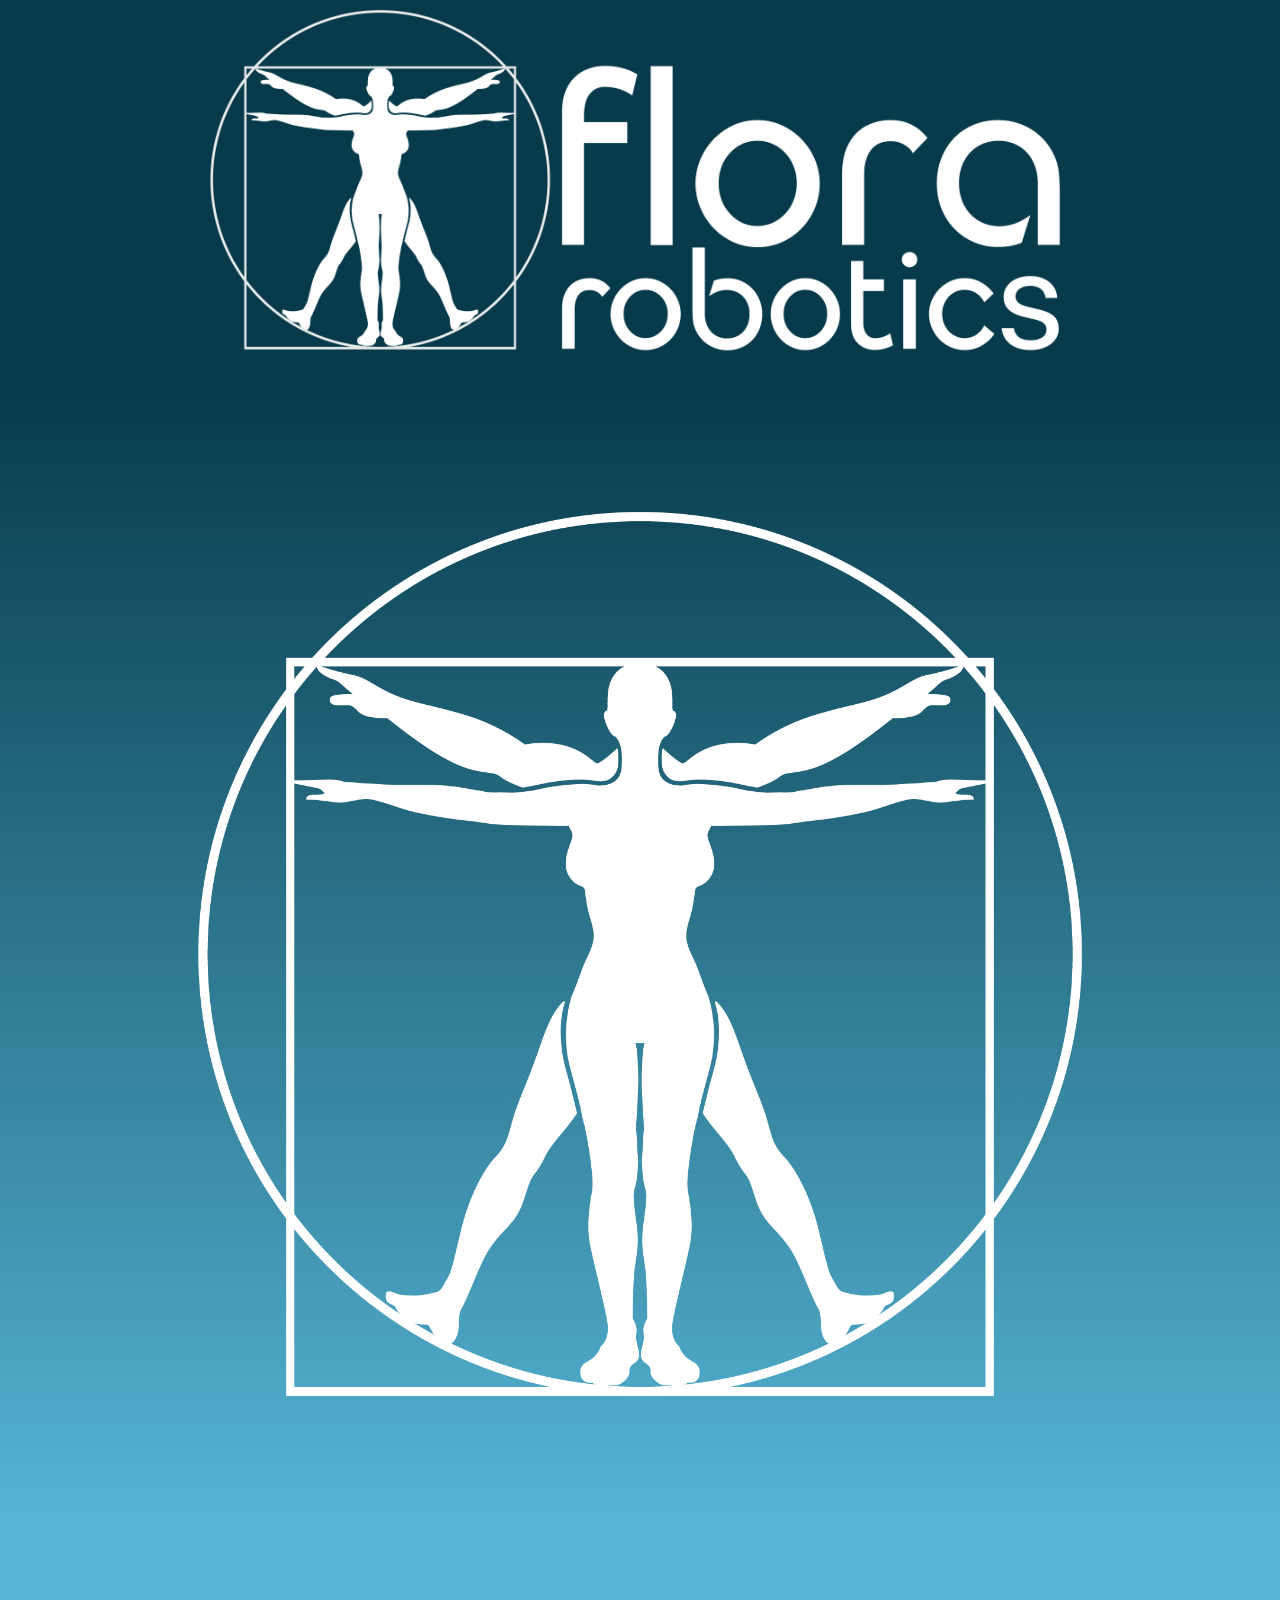
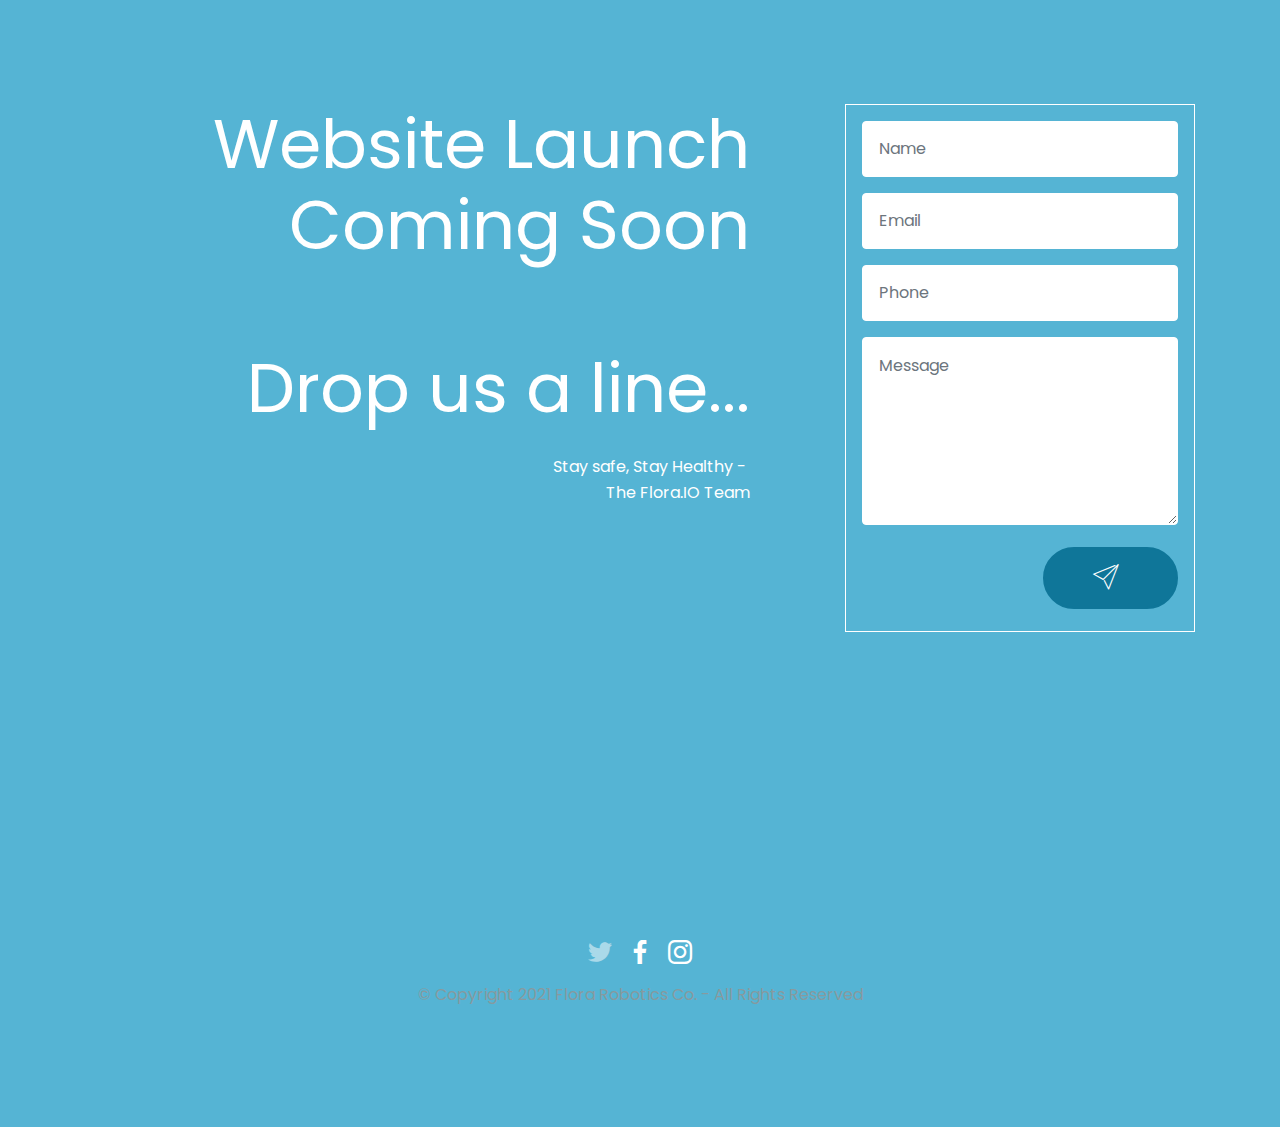
<file: index.html>
<!DOCTYPE html>
<html  >
<head>
  <!-- Site made with Mobirise Website Builder v4.9.7, https://mobirise.com -->
  <meta charset="UTF-8">
  <meta http-equiv="X-UA-Compatible" content="IE=edge">
  <meta name="generator" content="Mobirise v4.9.7, mobirise.com">
  <meta name="viewport" content="width=device-width, initial-scale=1, minimum-scale=1">
  <link rel="shortcut icon" href="assets/images/separately-logo-white-180x180px-3x-1.png" type="image/x-icon">
  <meta name="description" content="">
  
  <title>flora.io™</title>
  <link rel="stylesheet" href="assets/web/assets/mobirise-icons/mobirise-icons.css">
  <link rel="stylesheet" href="assets/tether/tether.min.css">
  <link rel="stylesheet" href="assets/bootstrap/css/bootstrap.min.css">
  <link rel="stylesheet" href="assets/bootstrap/css/bootstrap-grid.min.css">
  <link rel="stylesheet" href="assets/bootstrap/css/bootstrap-reboot.min.css">
  <link rel="stylesheet" href="assets/socicon/css/styles.css">
  <link rel="stylesheet" href="assets/theme/css/style.css">
  <link rel="stylesheet" href="assets/mobirise/css/mbr-additional.css" type="text/css">
  
  
  
</head>
<body>

<!-- Google Analytics -->
<!-- Global site tag (gtag.js) - Google Analytics -->
<script async src="https://www.googletagmanager.com/gtag/js?id=UA-174964727-1"></script>
<script>
  window.dataLayer = window.dataLayer || [];
  function gtag(){dataLayer.push(arguments);}
  gtag('js', new Date());

  gtag('config', 'UA-174964727-1');
</script>

<!-- /Google Analytics -->


  <section class="cid-ssyUNV2yI5" id="image3-l">

    

    <figure class="mbr-figure">
            <div class="image-block" style="width: 80%;">
                <img src="assets/images/main-logo-white.png" width="1400" alt="Mobirise" title="">
                <figcaption class="mbr-figure-caption mbr-figure-caption-over">
                    <div class="container pb-5 mbr-white align-center mbr-fonts-style display-1"><br><br><br><br><br><br><br><br><br><br><br><br></div>
                </figcaption>
            </div>
    </figure>
</section>

<section class="engine"><a href="https://mobirise.info/s">bootstrap themes</a></section><section class="cid-ssyWa62jgM" id="image3-p">

    

    <figure class="mbr-figure container">
            <div class="image-block" style="width: 80%;">
                <img src="assets/images/separately-logo-white-180x180px-3x.png" width="1400" alt="Mobirise" title="">
                <figcaption class="mbr-figure-caption mbr-figure-caption-over">
                    <div class="container pb-5 mbr-white align-center mbr-fonts-style display-1"><br><br><br><br><br><br><br><br><br><br><br><br><br></div>
                </figcaption>
            </div>
    </figure>
</section>

<section class="header15 cid-ssyVXGLK0i mbr-fullscreen" id="header15-n">

    

    

    <div class="container align-right">
        <div class="row">
            <div class="mbr-white col-lg-8 col-md-7 content-container">
                <h1 class="mbr-section-title mbr-bold pb-3 mbr-fonts-style display-1"><span style="font-weight: normal;">Website Launch Coming Soon</span><br><span style="font-weight: normal;"><br>Drop us a line...</span><br></h1>
                <p class="mbr-text pb-3 mbr-fonts-style display-7">Stay safe, Stay Healthy -&nbsp;<br>The Flora.IO Team</p>
            </div>
            <div class="col-lg-4 col-md-5">
                <div class="form-container">
                    <div class="media-container-column" data-form-type="formoid">
                        <!---Formbuilder Form--->
                        <form action="https://mobirise.com/" method="POST" class="mbr-form form-with-styler" data-form-title="Mobirise Form"><input type="hidden" name="email" data-form-email="true" value="cyw5VfIxj1e2it2d5AbFPvvZdFAO1HCoCPrHHk642NK4BuazOi7EessCIIQvOwNAjD2BMS4jwsMSQ6HmqlFvPvMbFbhIAtdLY5VrP7UsXbrrZcS0tXtdXBjOL+aKQzzy">
                            <div class="row">
                                <div hidden="hidden" data-form-alert="" class="alert alert-success col-12">We appreciate your visit and leaving a message - someone from our team will be responding shortly!</div>
                                <div hidden="hidden" data-form-alert-danger="" class="alert alert-danger col-12">
                                </div>
                            </div>
                            <div class="dragArea row">
                                <div class="col-md-12 form-group " data-for="name">
                                    <input type="text" name="name" placeholder="Name" data-form-field="Name" required="required" class="form-control px-3 display-7" id="name-header15-n">
                                </div>
                                <div class="col-md-12 form-group " data-for="email">
                                    <input type="email" name="email" placeholder="Email" data-form-field="Email" required="required" class="form-control px-3 display-7" id="email-header15-n">
                                </div>
                                <div data-for="phone" class="col-md-12 form-group ">
                                    <input type="tel" name="phone" placeholder="Phone" data-form-field="Phone" class="form-control px-3 display-7" id="phone-header15-n">
                                </div>
                                <div data-for="message" class="col-md-12 form-group ">
                                    <textarea name="message" placeholder="Message" data-form-field="Message" class="form-control px-3 display-7" id="message-header15-n"></textarea>
                                </div>
                                <div class="col-md-12 input-group-btn"><button type="submit" class="btn btn-form btn-primary display-4"><span class="mbri-paper-plane mbr-iconfont mbr-iconfont-btn"></span></button></div>
                            </div>
                        </form><!---Formbuilder Form--->
                    </div>
                </div>
            </div>
        </div>
    </div>
    
</section>

<section once="" class="cid-r8k1P1MSE9" id="footer7-6">

    

    

    <div class="container">
        <div class="media-container-row align-center mbr-white">
            
            <div class="row social-row">
                <div class="social-list align-right pb-2">
                    
                    
                    
                    
                    
                    
                <div class="soc-item">
                        <a href="https://twitter.com/flora_therapy">
                            <span class="mbr-iconfont mbr-iconfont-social socicon-twitter socicon"></span>
                        </a>
                    </div><div class="soc-item">
                        
                            <span class="mbr-iconfont mbr-iconfont-social socicon-facebook socicon"></span>
                        
                    </div><div class="soc-item">
                        
                            <span class="mbr-iconfont mbr-iconfont-social socicon-instagram socicon"></span>
                        
                    </div></div>
            </div>
            <div class="row row-copirayt">
                <p class="mbr-text mb-0 mbr-fonts-style mbr-white align-center display-7">
                    © Copyright 2021 Flora Robotics Co. - All Rights Reserved
                </p>
            </div>
        </div>
    </div>
</section>


  <script src="assets/web/assets/jquery/jquery.min.js"></script>
  <script src="assets/popper/popper.min.js"></script>
  <script src="assets/tether/tether.min.js"></script>
  <script src="assets/bootstrap/js/bootstrap.min.js"></script>
  <script src="assets/smoothscroll/smooth-scroll.js"></script>
  <script src="assets/theme/js/script.js"></script>
  <script src="assets/formoid/formoid.min.js"></script>
  
  
</body>
</html>
</file>
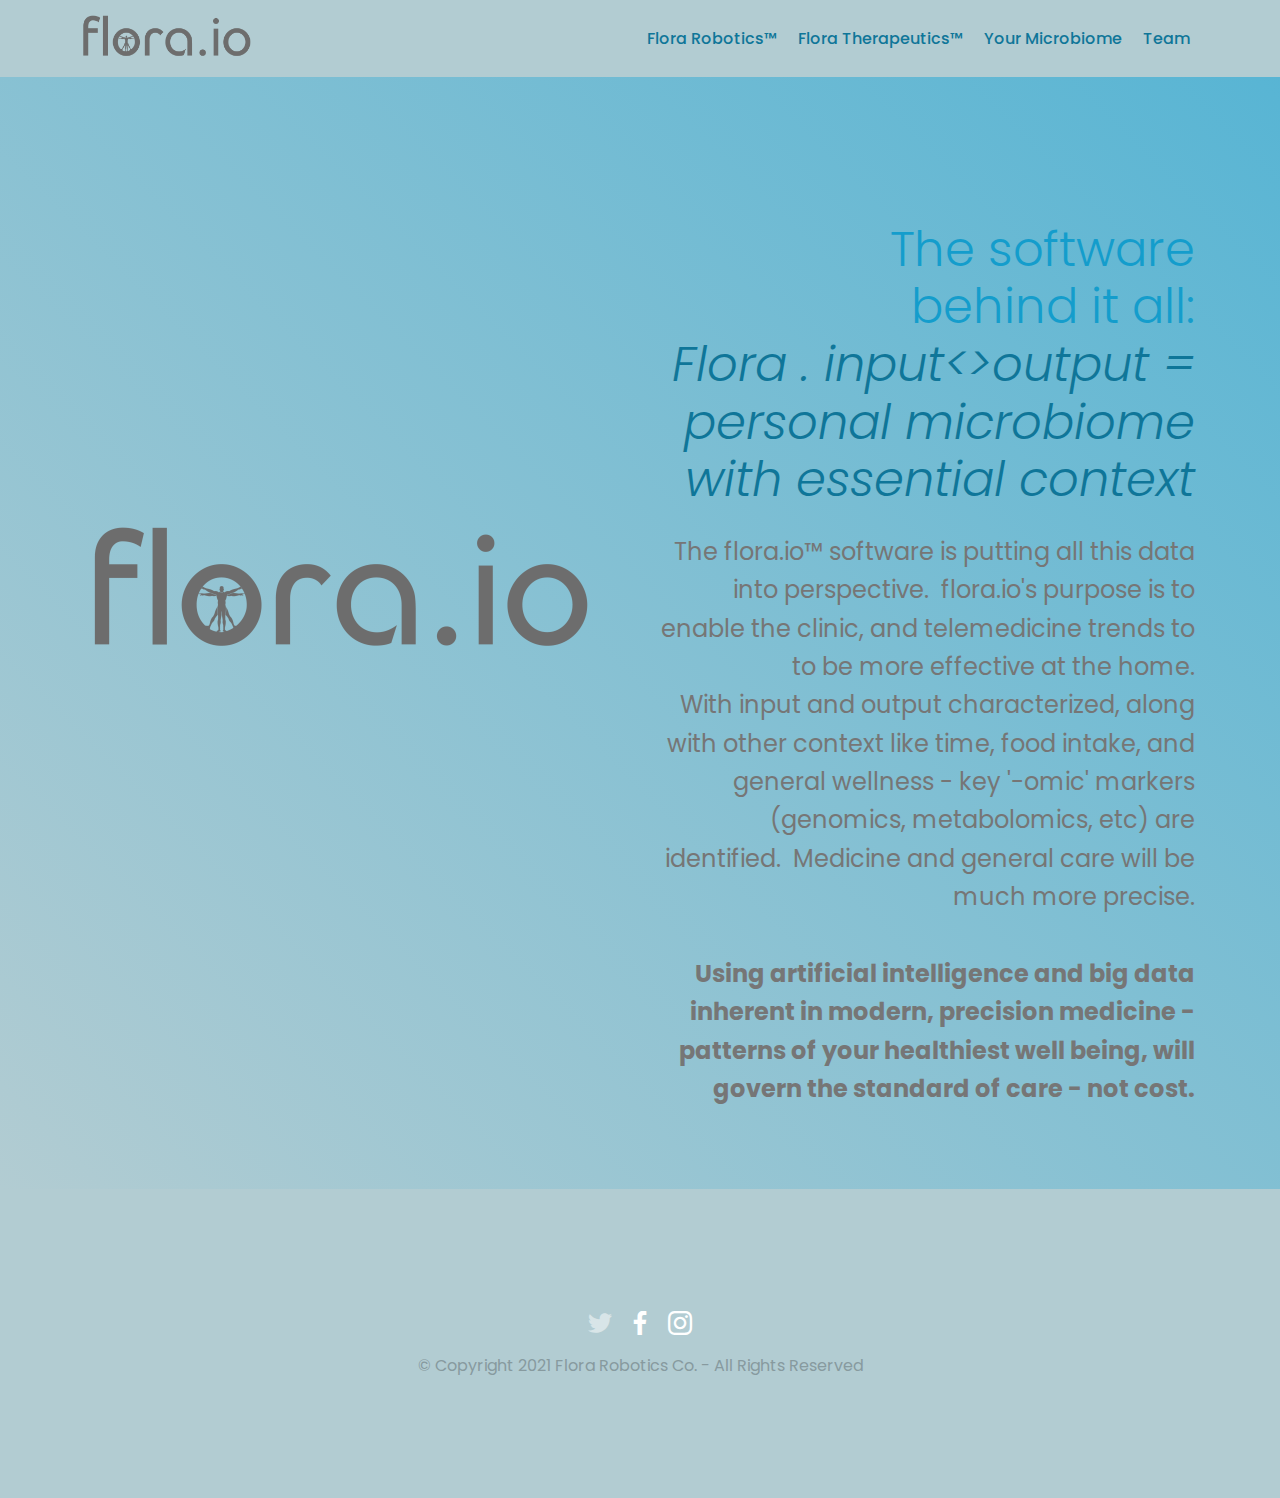
<file: floraio.html>
<!DOCTYPE html>
<html  >
<head>
  <!-- Site made with Mobirise Website Builder v4.9.7, https://mobirise.com -->
  <meta charset="UTF-8">
  <meta http-equiv="X-UA-Compatible" content="IE=edge">
  <meta name="generator" content="Mobirise v4.9.7, mobirise.com">
  <meta name="viewport" content="width=device-width, initial-scale=1, minimum-scale=1">
  <link rel="shortcut icon" href="assets/images/separately-logo-white-180x180px-3x-1.png" type="image/x-icon">
  <meta name="description" content="flora.io™">
  
  <title>flora.io™</title>
  <link rel="stylesheet" href="assets/web/assets/mobirise-icons/mobirise-icons.css">
  <link rel="stylesheet" href="assets/tether/tether.min.css">
  <link rel="stylesheet" href="assets/bootstrap/css/bootstrap.min.css">
  <link rel="stylesheet" href="assets/bootstrap/css/bootstrap-grid.min.css">
  <link rel="stylesheet" href="assets/bootstrap/css/bootstrap-reboot.min.css">
  <link rel="stylesheet" href="assets/dropdown/css/style.css">
  <link rel="stylesheet" href="assets/socicon/css/styles.css">
  <link rel="stylesheet" href="assets/theme/css/style.css">
  <link rel="stylesheet" href="assets/mobirise/css/mbr-additional.css" type="text/css">
  
  
  
</head>
<body>

<!-- Google Analytics -->
<!-- Global site tag (gtag.js) - Google Analytics -->
<script async src="https://www.googletagmanager.com/gtag/js?id=UA-174964727-1"></script>
<script>
  window.dataLayer = window.dataLayer || [];
  function gtag(){dataLayer.push(arguments);}
  gtag('js', new Date());

  gtag('config', 'UA-174964727-1');
</script>

<!-- /Google Analytics -->


  <section class="menu cid-r800KDMNKw" once="menu" id="menu2-y">

    

    <nav class="navbar navbar-expand beta-menu navbar-dropdown align-items-center navbar-fixed-top navbar-toggleable-sm">
        <button class="navbar-toggler navbar-toggler-right" type="button" data-toggle="collapse" data-target="#navbarSupportedContent" aria-controls="navbarSupportedContent" aria-expanded="false" aria-label="Toggle navigation">
            <div class="hamburger">
                <span></span>
                <span></span>
                <span></span>
                <span></span>
            </div>
        </button>
        <div class="menu-logo">
            <div class="navbar-brand">
                <span class="navbar-logo">
                    <a href="https://flora.io">
                        <img src="assets/images/logo.flora-sign-322x114.png" alt="Mobirise" title="" style="height: 3.8rem;">
                    </a>
                </span>
                
            </div>
        </div>
        <div class="collapse navbar-collapse" id="navbarSupportedContent">
            <ul class="navbar-nav nav-dropdown nav-right" data-app-modern-menu="true"><li class="nav-item">
                    <a class="nav-link link text-primary display-4" href="http://flora.io">Flora Robotics™</a>
                </li><li class="nav-item"><a class="nav-link link text-primary display-4" href="page5.html">Flora Therapeutics™</a></li><li class="nav-item"><a class="nav-link link text-primary display-4" href="page2.html">Your Microbiome</a></li><li class="nav-item"><a class="nav-link link text-primary display-4" href="page1.html">Team</a></li></ul>
            
        </div>
    </nav>
</section>

<section class="engine"><a href="https://mobirise.info/g">build a website for free</a></section><section class="header3 cid-r8zowej42V mbr-fullscreen" id="header3-10">

    

    

    <div class="container">
        <div class="media-container-row">
            <div class="mbr-figure" style="width: 100%;">
                <img src="assets/images/logo.flora-sign-1014x358.png" alt="Mobirise" title="">
            </div>

            <div class="media-content">
                <h1 class="mbr-section-title mbr-white pb-3 mbr-fonts-style display-2">
                    <br><br><br>The software <br>behind it all: <br><font color="#0f7699"><em>Flora . input&lt;&gt;output = personal microbiome with essential context</em></font></h1>
                
                <div class="mbr-section-text mbr-white pb-3 ">
                    <p class="mbr-text mbr-fonts-style display-5">The flora.io™ software is putting all this data into perspective. &nbsp;flora.io's purpose is to enable the clinic, and telemedicine trends to to be more effective at the home. <br>With input and output characterized, along with other context like time, food intake, and general wellness - key '-omic' markers (genomics, metabolomics, etc) are identified. &nbsp;Medicine and general care will be much more precise.<br><br><strong>Using artificial intelligence and big data inherent in modern, precision medicine - patterns of your healthiest well being, will govern the standard of care - not cost.</strong></p>
                </div>
                
            </div>
        </div>
    </div>

</section>

<section once="" class="cid-r8pxz4k21Y" id="footer7-z">

    

    

    <div class="container">
        <div class="media-container-row align-center mbr-white">
            
            <div class="row social-row">
                <div class="social-list align-right pb-2">
                    
                    
                    
                    
                    
                    
                <div class="soc-item">
                        <a href="https://twitter.com/flora_therapy">
                            <span class="mbr-iconfont mbr-iconfont-social socicon-twitter socicon"></span>
                        </a>
                    </div><div class="soc-item">
                        
                            <span class="mbr-iconfont mbr-iconfont-social socicon-facebook socicon"></span>
                        
                    </div><div class="soc-item">
                        
                            <span class="mbr-iconfont mbr-iconfont-social socicon-instagram socicon"></span>
                        
                    </div></div>
            </div>
            <div class="row row-copirayt">
                <p class="mbr-text mb-0 mbr-fonts-style mbr-white align-center display-7">
                    © Copyright 2021 Flora Robotics Co. - All Rights Reserved
                </p>
            </div>
        </div>
    </div>
</section>


  <script src="assets/web/assets/jquery/jquery.min.js"></script>
  <script src="assets/popper/popper.min.js"></script>
  <script src="assets/tether/tether.min.js"></script>
  <script src="assets/bootstrap/js/bootstrap.min.js"></script>
  <script src="assets/smoothscroll/smooth-scroll.js"></script>
  <script src="assets/dropdown/js/script.min.js"></script>
  <script src="assets/touchswipe/jquery.touch-swipe.min.js"></script>
  <script src="assets/theme/js/script.js"></script>
  
  
</body>
</html>
</file>
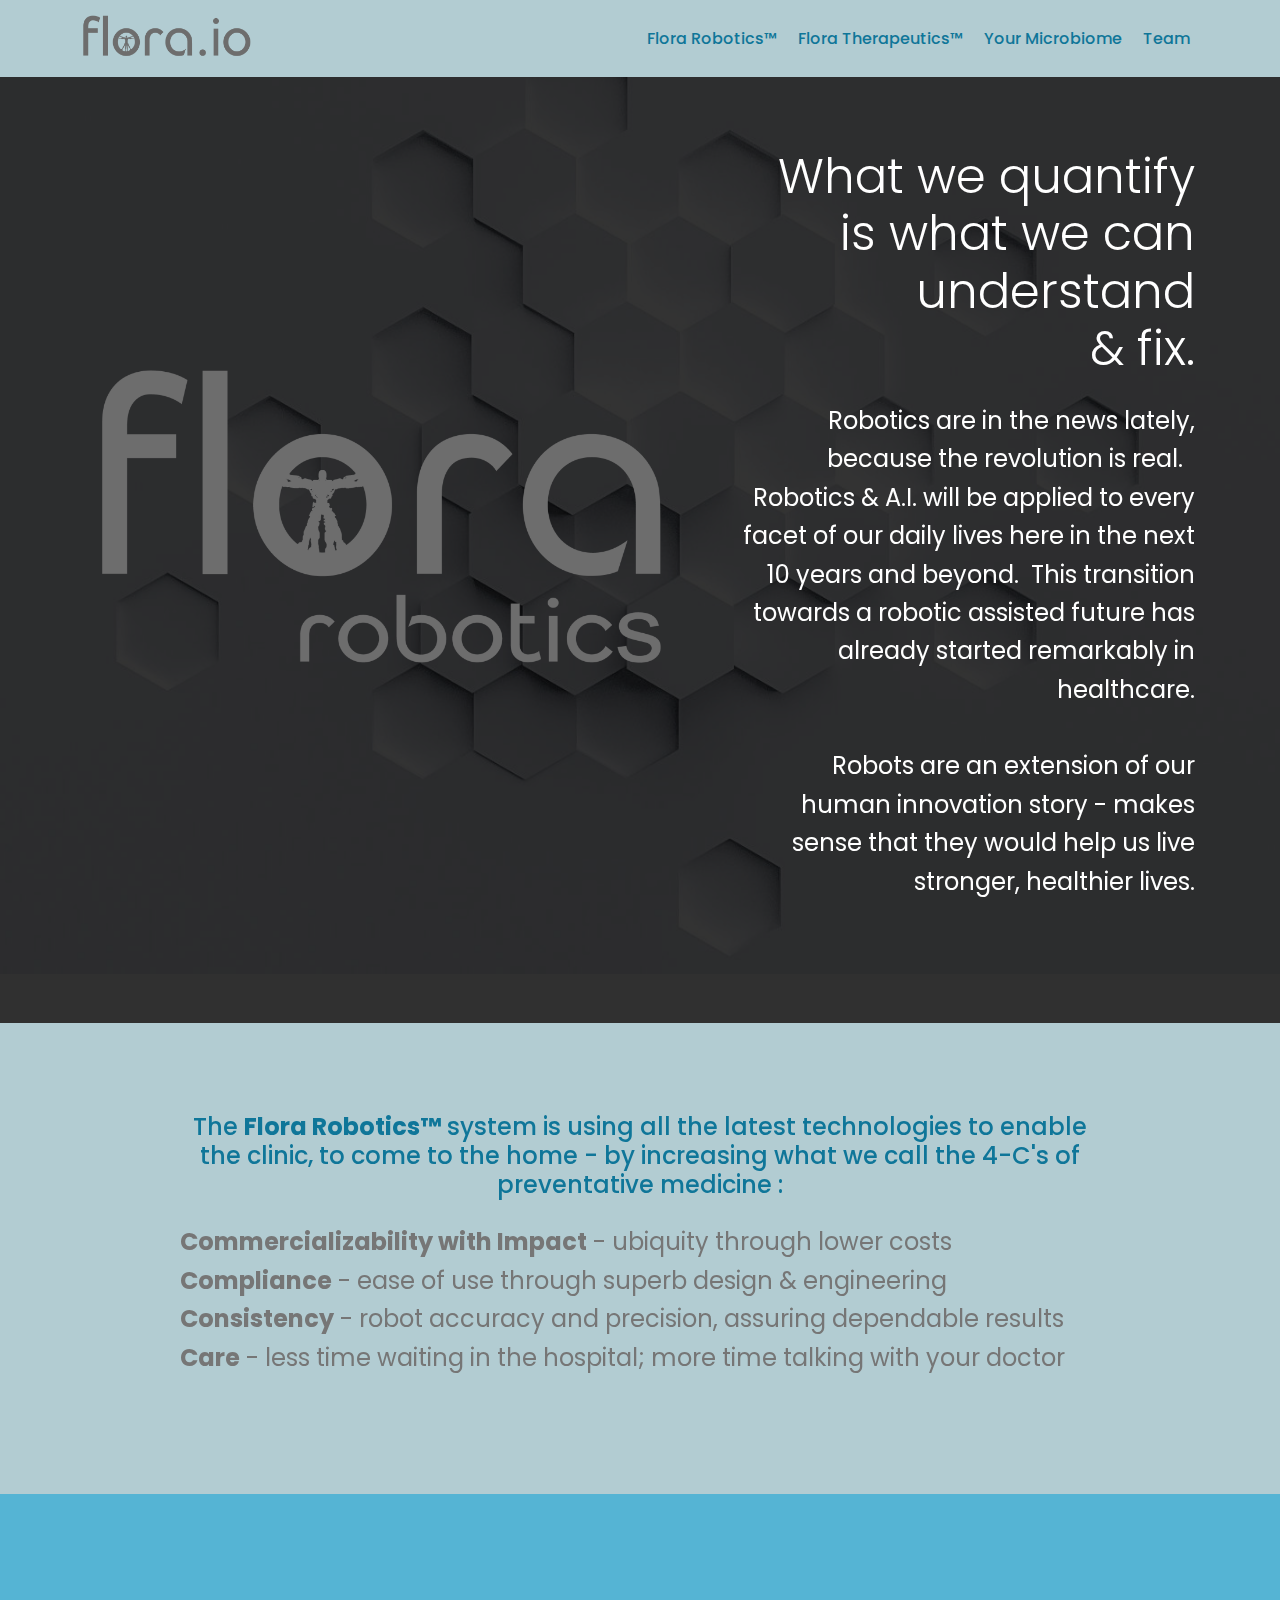
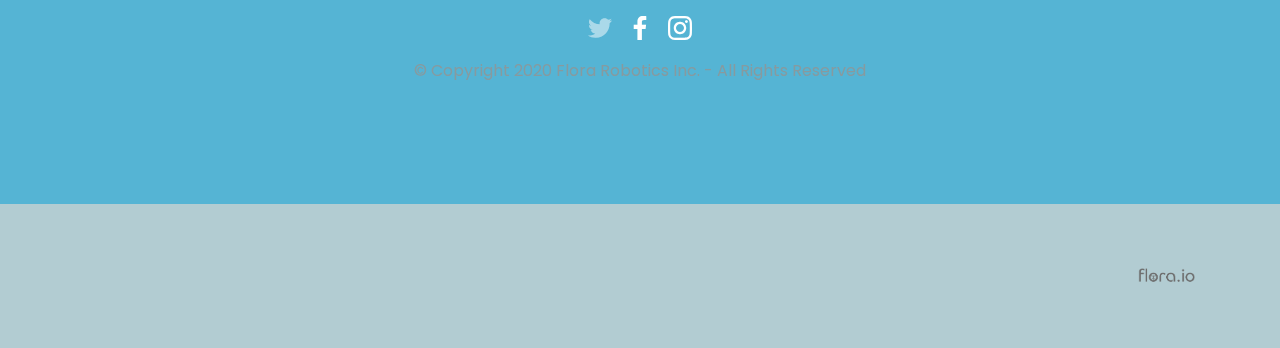
<file: florarobotics.html>
<!DOCTYPE html>
<html  >
<head>
  <!-- Site made with Mobirise Website Builder v4.9.7, https://mobirise.com -->
  <meta charset="UTF-8">
  <meta http-equiv="X-UA-Compatible" content="IE=edge">
  <meta name="generator" content="Mobirise v4.9.7, mobirise.com">
  <meta name="viewport" content="width=device-width, initial-scale=1, minimum-scale=1">
  <link rel="shortcut icon" href="assets/images/separately-logo-white-180x180px-3x-128x128.png" type="image/x-icon">
  <meta name="description" content="Flora Robotics™">
  
  <title>Flora Robotics™</title>
  <link rel="stylesheet" href="assets/web/assets/mobirise-icons/mobirise-icons.css">
  <link rel="stylesheet" href="assets/tether/tether.min.css">
  <link rel="stylesheet" href="assets/bootstrap/css/bootstrap.min.css">
  <link rel="stylesheet" href="assets/bootstrap/css/bootstrap-grid.min.css">
  <link rel="stylesheet" href="assets/bootstrap/css/bootstrap-reboot.min.css">
  <link rel="stylesheet" href="assets/socicon/css/styles.css">
  <link rel="stylesheet" href="assets/dropdown/css/style.css">
  <link rel="stylesheet" href="assets/theme/css/style.css">
  <link rel="stylesheet" href="assets/mobirise/css/mbr-additional.css" type="text/css">
  
  
  
</head>
<body>

<!-- Google Analytics -->
<!-- Global site tag (gtag.js) - Google Analytics -->
<script async src="https://www.googletagmanager.com/gtag/js?id=UA-174964727-1"></script>
<script>
  window.dataLayer = window.dataLayer || [];
  function gtag(){dataLayer.push(arguments);}
  gtag('js', new Date());

  gtag('config', 'UA-174964727-1');
</script>

<!-- /Google Analytics -->


  <section class="header3 cid-r8y0uSyjKj mbr-parallax-background" id="header3-v">

    

    <div class="mbr-overlay" style="opacity: 0.8; background-color: rgb(0, 0, 0);">
    </div>

    <div class="container">
        <div class="media-container-row">
            <div class="mbr-figure" style="width: 135%;">
                <img src="assets/images/logo.flora-robotics-2-1014x620.png" alt="Mobirise" title="">
            </div>

            <div class="media-content">
                <h1 class="mbr-section-title mbr-white pb-3 mbr-fonts-style display-2"><br>What we quantify is what we can understand <br>&amp; fix.</h1>
                
                <div class="mbr-section-text mbr-white pb-3 ">
                    <p class="mbr-text mbr-fonts-style display-5">
                        Robotics are in the news lately, because the revolution is real. &nbsp;<br>Robotics &amp; A.I. will be applied to every facet of our daily lives here in the next 10 years and beyond. &nbsp;This transition towards a robotic assisted future has already started remarkably in healthcare.<br><br>Robots are an extension of our human innovation story - makes sense that they would help us live stronger, healthier lives.</p>
                </div>
                
            </div>
        </div>
    </div>

</section>

<section class="engine"><a href="https://mobirise.info/j">website templates</a></section><section class="header5 cid-r8pzMvLSTi" id="header5-i">

    

    
    <div class="container">
        <div class="row justify-content-center">
            <div class="mbr-white col-md-10">
                <h1 class="mbr-section-title align-center pb-3 mbr-fonts-style display-5">The <strong>Flora Robotics™</strong> system is using all the latest technologies to enable the clinic, to come to the home - by increasing what we call the 4-C's of preventative medicine :</h1>
                <p class="mbr-text align-center display-5 pb-3 mbr-fonts-style"><strong>Commercializability with Impact</strong>&nbsp;- ubiquity through lower costs<br><strong>Compliance</strong> - ease of use through superb design &amp; engineering<br><strong>Consistency</strong> - robot accuracy and precision, assuring dependable results<br><strong>Care</strong> - less time waiting in the hospital; more time talking with your doctor<br></p><p></p><p></p><p></p><p></p><p><br></p><p></p>
                
            </div>
        </div>
    </div>

    
</section>

<section class="menu cid-r8n0qQ21Ne" once="menu" id="menu2-c">

    

    <nav class="navbar navbar-expand beta-menu navbar-dropdown align-items-center navbar-fixed-top navbar-toggleable-sm">
        <button class="navbar-toggler navbar-toggler-right" type="button" data-toggle="collapse" data-target="#navbarSupportedContent" aria-controls="navbarSupportedContent" aria-expanded="false" aria-label="Toggle navigation">
            <div class="hamburger">
                <span></span>
                <span></span>
                <span></span>
                <span></span>
            </div>
        </button>
        <div class="menu-logo">
            <div class="navbar-brand">
                <span class="navbar-logo">
                    <a href="https://flora.io">
                        <img src="assets/images/logo.flora-sign-322x114.png" alt="Mobirise" title="" style="height: 3.8rem;">
                    </a>
                </span>
                
            </div>
        </div>
        <div class="collapse navbar-collapse" id="navbarSupportedContent">
            <ul class="navbar-nav nav-dropdown nav-right" data-app-modern-menu="true"><li class="nav-item">
                    <a class="nav-link link text-primary display-4" href="florarobotics.html">Flora Robotics™</a>
                </li><li class="nav-item"><a class="nav-link link text-primary display-4" href="floratherapeutics.html">Flora Therapeutics™</a></li><li class="nav-item"><a class="nav-link link text-primary display-4" href="YourMicroBiome.html">Your Microbiome</a></li><li class="nav-item"><a class="nav-link link text-primary display-4" href="team.html">Team</a></li></ul>
            
        </div>
    </nav>
</section>

<section once="" class="cid-r8k1P1MSE9" id="footer7-d">

    

    

    <div class="container">
        <div class="media-container-row align-center mbr-white">
            
            <div class="row social-row">
                <div class="social-list align-right pb-2">
                    
                    
                    
                    
                    
                    
                <div class="soc-item">
                        <a href="https://twitter.com/flora_therapy">
                            <span class="mbr-iconfont mbr-iconfont-social socicon-twitter socicon"></span>
                        </a>
                    </div><div class="soc-item">
                        
                            <span class="mbr-iconfont mbr-iconfont-social socicon-facebook socicon"></span>
                        
                    </div><div class="soc-item">
                        
                            <span class="mbr-iconfont mbr-iconfont-social socicon-instagram socicon"></span>
                        
                    </div></div>
            </div>
            <div class="row row-copirayt">
                <p class="mbr-text mb-0 mbr-fonts-style mbr-white align-center display-7">
                    © Copyright 2020 Flora Robotics Inc. - All Rights Reserved
                </p>
            </div>
        </div>
    </div>
</section>

<section class="testimonials3 cid-s6Q9WbhrRg" id="testimonials3-i">

    

    

    <div class="container">
        <div class="media-container-row">
            <div class="media-content px-3 align-self-center mbr-white py-2">
                <p class="mbr-text testimonial-text mbr-fonts-style display-2"></p>
                <p class="mbr-author-name pt-4 mb-2 mbr-fonts-style display-5"><br><br></p>
                <p class="mbr-author-desc mbr-fonts-style display-7"></p>
            </div>

            <div class="mbr-figure pl-lg-5" style="width: 10%;">
              <img src="assets/images/logo.flora-sign-322x114.png" alt="" title="">
            </div>
        </div>
    </div>
</section>


  <script src="assets/web/assets/jquery/jquery.min.js"></script>
  <script src="assets/popper/popper.min.js"></script>
  <script src="assets/tether/tether.min.js"></script>
  <script src="assets/bootstrap/js/bootstrap.min.js"></script>
  <script src="assets/parallax/jarallax.min.js"></script>
  <script src="assets/dropdown/js/script.min.js"></script>
  <script src="assets/touchswipe/jquery.touch-swipe.min.js"></script>
  <script src="assets/smoothscroll/smooth-scroll.js"></script>
  <script src="assets/theme/js/script.js"></script>
  
  
</body>
</html>
</file>
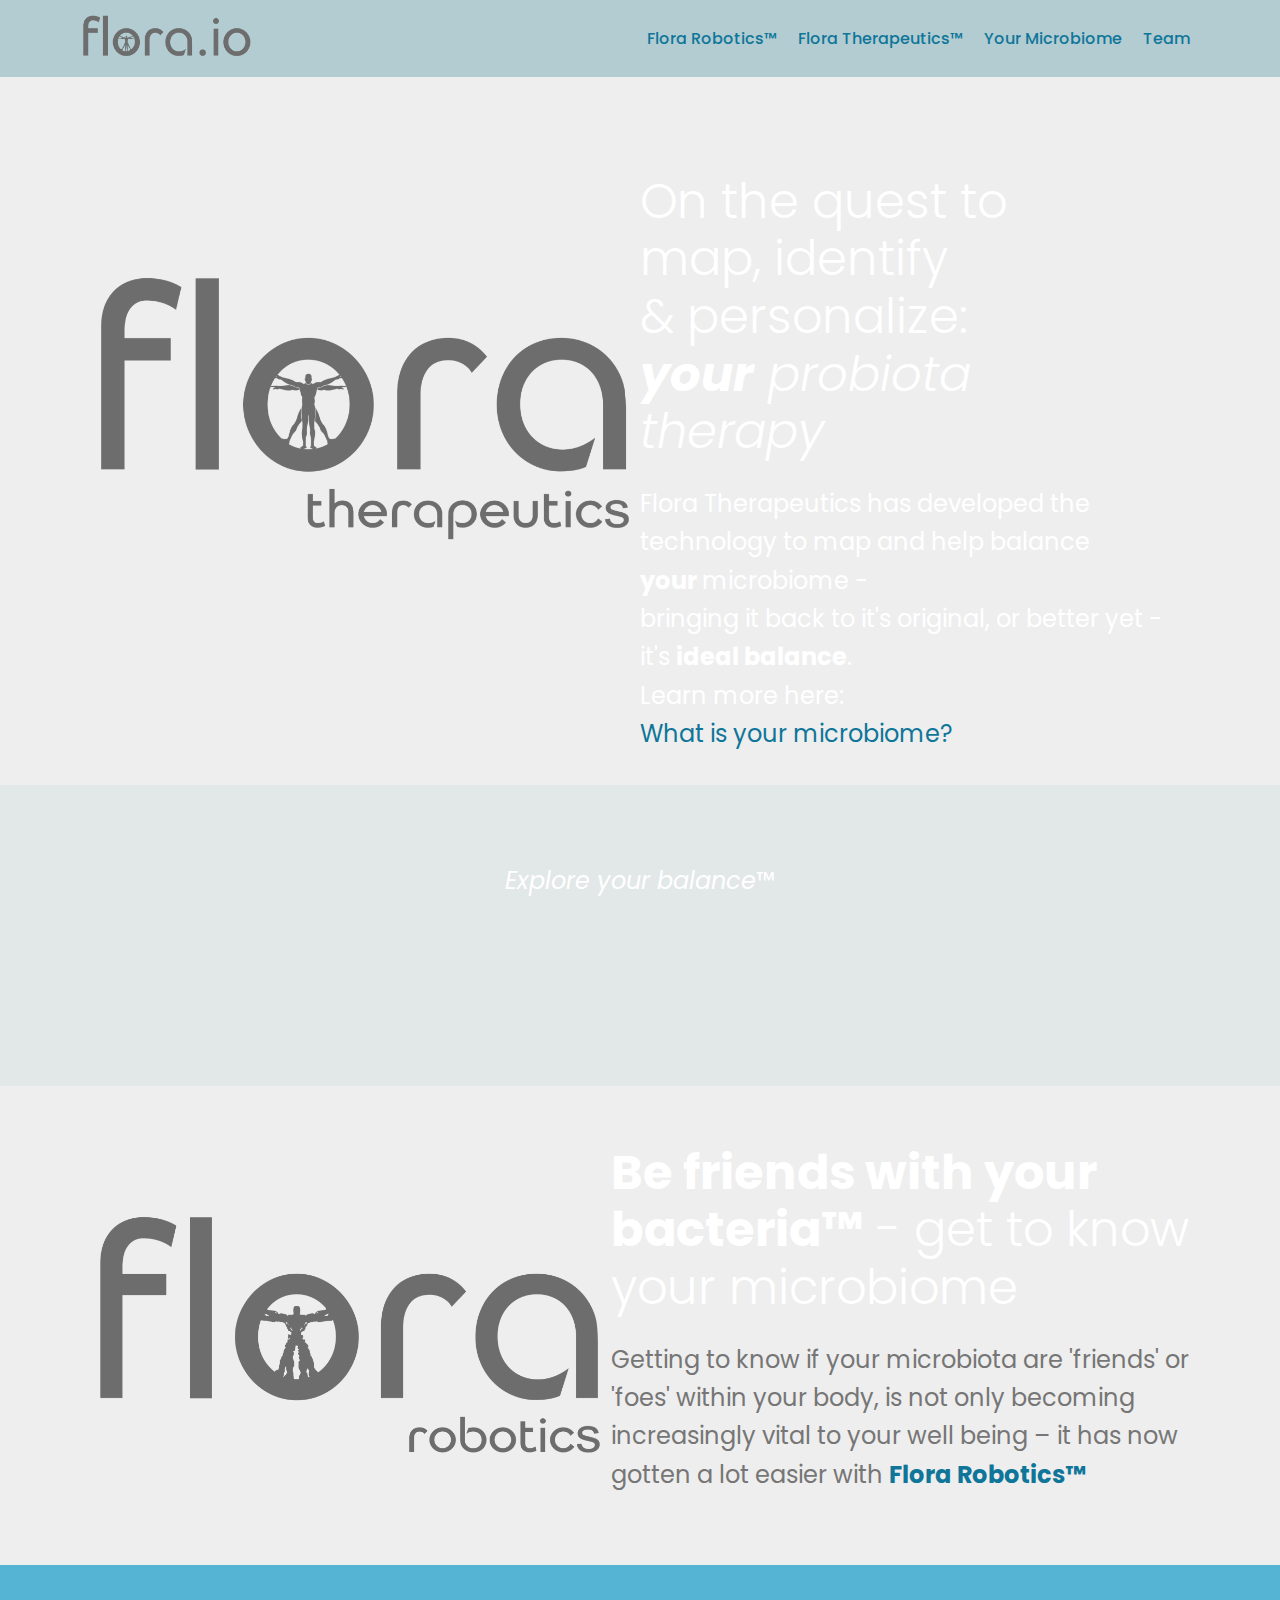
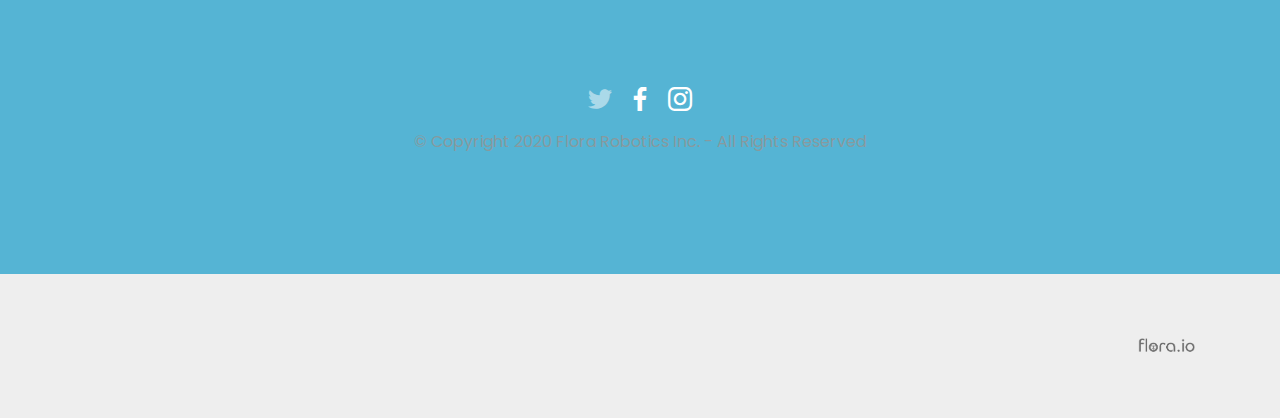
<file: floratherapeutics.html>
<!DOCTYPE html>
<html  >
<head>
  <!-- Site made with Mobirise Website Builder v4.9.7, https://mobirise.com -->
  <meta charset="UTF-8">
  <meta http-equiv="X-UA-Compatible" content="IE=edge">
  <meta name="generator" content="Mobirise v4.9.7, mobirise.com">
  <meta name="viewport" content="width=device-width, initial-scale=1, minimum-scale=1">
  <link rel="shortcut icon" href="assets/images/separately-logo-white-180x180px-3x-128x128.png" type="image/x-icon">
  <meta name="description" content="">
  
  <title>Flora Therapeutics™</title>
  <link rel="stylesheet" href="assets/web/assets/mobirise-icons/mobirise-icons.css">
  <link rel="stylesheet" href="assets/tether/tether.min.css">
  <link rel="stylesheet" href="assets/bootstrap/css/bootstrap.min.css">
  <link rel="stylesheet" href="assets/bootstrap/css/bootstrap-grid.min.css">
  <link rel="stylesheet" href="assets/bootstrap/css/bootstrap-reboot.min.css">
  <link rel="stylesheet" href="assets/socicon/css/styles.css">
  <link rel="stylesheet" href="assets/dropdown/css/style.css">
  <link rel="stylesheet" href="assets/theme/css/style.css">
  <link rel="stylesheet" href="assets/mobirise/css/mbr-additional.css" type="text/css">
  
  
  
</head>
<body>

<!-- Google Analytics -->
<!-- Global site tag (gtag.js) - Google Analytics -->
<script async src="https://www.googletagmanager.com/gtag/js?id=UA-174964727-1"></script>
<script>
  window.dataLayer = window.dataLayer || [];
  function gtag(){dataLayer.push(arguments);}
  gtag('js', new Date());

  gtag('config', 'UA-174964727-1');
</script>

<!-- /Google Analytics -->


  <section class="menu cid-r8n0qQ21Ne" once="menu" id="menu2-9">

    

    <nav class="navbar navbar-expand beta-menu navbar-dropdown align-items-center navbar-fixed-top navbar-toggleable-sm">
        <button class="navbar-toggler navbar-toggler-right" type="button" data-toggle="collapse" data-target="#navbarSupportedContent" aria-controls="navbarSupportedContent" aria-expanded="false" aria-label="Toggle navigation">
            <div class="hamburger">
                <span></span>
                <span></span>
                <span></span>
                <span></span>
            </div>
        </button>
        <div class="menu-logo">
            <div class="navbar-brand">
                <span class="navbar-logo">
                    <a href="https://flora.io">
                        <img src="assets/images/logo.flora-sign-322x114.png" alt="Mobirise" title="" style="height: 3.8rem;">
                    </a>
                </span>
                
            </div>
        </div>
        <div class="collapse navbar-collapse" id="navbarSupportedContent">
            <ul class="navbar-nav nav-dropdown nav-right" data-app-modern-menu="true"><li class="nav-item">
                    <a class="nav-link link text-primary display-4" href="florarobotics.html">Flora Robotics™</a>
                </li><li class="nav-item"><a class="nav-link link text-primary display-4" href="floratherapeutics.html">Flora Therapeutics™</a></li><li class="nav-item"><a class="nav-link link text-primary display-4" href="YourMicroBiome.html">Your Microbiome</a></li><li class="nav-item"><a class="nav-link link text-primary display-4" href="team.html">Team</a></li></ul>
            
        </div>
    </nav>
</section>

<section class="engine"><a href="https://mobirise.info/o">free portfolio website templates</a></section><section class="header3 cid-r8pJ7zLoIj" id="header3-l">

    

    

    <div class="container">
        <div class="media-container-row">
            <div class="mbr-figure" style="width: 100%;">
                <img src="assets/images/logo.flora-1014x553.png" alt="Mobirise" title="">
            </div>

            <div class="media-content">
                <h1 class="mbr-section-title mbr-white pb-3 mbr-fonts-style display-2">
                    <br><br><br>On the quest to <br>map, identify<br>&amp; personalize: <br><em><strong>your</strong> probiota</em><br><em> therapy</em></h1>
                
                <div class="mbr-section-text mbr-white pb-3 ">
                    <p class="mbr-text mbr-fonts-style display-5">Flora Therapeutics has developed the technology to map and help balance<br><strong>your&nbsp;</strong>microbiome - <br>bringing it back to it's original, or better yet - it's <strong>ideal balance</strong>.<br>Learn more here:<br> <a href="page2.html" class="text-primary">What is your microbiome?</a><a href="page2.html" class="text-danger"><br></a></p>
                </div>
                
            </div>
        </div>
    </div>

</section>

<section class="header6 cid-r8035cXfW7" data-bg-video="https://www.youtube.com/embed/uNCr7NdOJgw?rel=0&amp;showinfo=0&amp;autoplay=1&amp;loop=1" id="header6-2">

    

    <div class="mbr-overlay" style="opacity: 0.2; background-color: rgb(178, 204, 210);">
    </div>

    <div class="container">
        <div class="row justify-content-md-center">
            <div class="mbr-white col-md-10">
                
                <p class="mbr-text align-center pb-3 mbr-fonts-style display-5"><em>&nbsp; &nbsp; &nbsp; &nbsp;</em><em><br></em><br><em>Explore your balance</em>™<br><br><br><br><em><br></em></p>
                
            </div>
        </div>
    </div>

    
</section>

<section class="header3 cid-r8Aww14bRL" id="header3-16">

    

    

    <div class="container">
        <div class="media-container-row">
            <div class="mbr-figure" style="width: 90%;">
                <img src="assets/images/logo.flora-robotics-1014x552.png" alt="Mobirise" title="">
            </div>

            <div class="media-content">
                <h1 class="mbr-section-title mbr-white pb-3 mbr-fonts-style display-2"><br><div><strong>Be friends with your bacteria™</strong> - get to know your microbiome</div></h1>
                
                <div class="mbr-section-text mbr-white pb-3 ">
                    <p class="mbr-text mbr-fonts-style display-5"><a href="page2.html" class="text-warning"></a><a href="page5.html" class="text-warning">Getting to know if your microbiota are 'friends' or 'foes' within your body, is not only becoming increasingly vital to your well being – it has now gotten a lot easier with </a><a href="page5.html"><strong>Flora Robotics™</strong></a><br><br></p>
                </div>
                
            </div>
        </div>
    </div>

</section>

<section once="" class="cid-r8k1P1MSE9" id="footer7-6">

    

    

    <div class="container">
        <div class="media-container-row align-center mbr-white">
            
            <div class="row social-row">
                <div class="social-list align-right pb-2">
                    
                    
                    
                    
                    
                    
                <div class="soc-item">
                        <a href="https://twitter.com/flora_therapy">
                            <span class="mbr-iconfont mbr-iconfont-social socicon-twitter socicon"></span>
                        </a>
                    </div><div class="soc-item">
                        
                            <span class="mbr-iconfont mbr-iconfont-social socicon-facebook socicon"></span>
                        
                    </div><div class="soc-item">
                        
                            <span class="mbr-iconfont mbr-iconfont-social socicon-instagram socicon"></span>
                        
                    </div></div>
            </div>
            <div class="row row-copirayt">
                <p class="mbr-text mb-0 mbr-fonts-style mbr-white align-center display-7">
                    © Copyright 2020 Flora Robotics Inc. - All Rights Reserved
                </p>
            </div>
        </div>
    </div>
</section>

<section class="testimonials3 cid-s6Q8pupexh" id="testimonials3-h">

    

    

    <div class="container">
        <div class="media-container-row">
            <div class="media-content px-3 align-self-center mbr-white py-2">
                <p class="mbr-text testimonial-text mbr-fonts-style display-2"></p>
                <p class="mbr-author-name pt-4 mb-2 mbr-fonts-style display-5"><br><br></p>
                <p class="mbr-author-desc mbr-fonts-style display-7"></p>
            </div>

            <div class="mbr-figure pl-lg-5" style="width: 10%;">
              <img src="assets/images/logo.flora-sign-322x114.png" alt="" title="">
            </div>
        </div>
    </div>
</section>


  <script src="assets/web/assets/jquery/jquery.min.js"></script>
  <script src="assets/popper/popper.min.js"></script>
  <script src="assets/tether/tether.min.js"></script>
  <script src="assets/bootstrap/js/bootstrap.min.js"></script>
  <script src="assets/smoothscroll/smooth-scroll.js"></script>
  <script src="assets/vimeoplayer/jquery.mb.vimeo_player.js"></script>
  <script src="assets/dropdown/js/script.min.js"></script>
  <script src="assets/touchswipe/jquery.touch-swipe.min.js"></script>
  <script src="assets/ytplayer/jquery.mb.ytplayer.min.js"></script>
  <script src="assets/theme/js/script.js"></script>
  
  
</body>
</html>
</file>
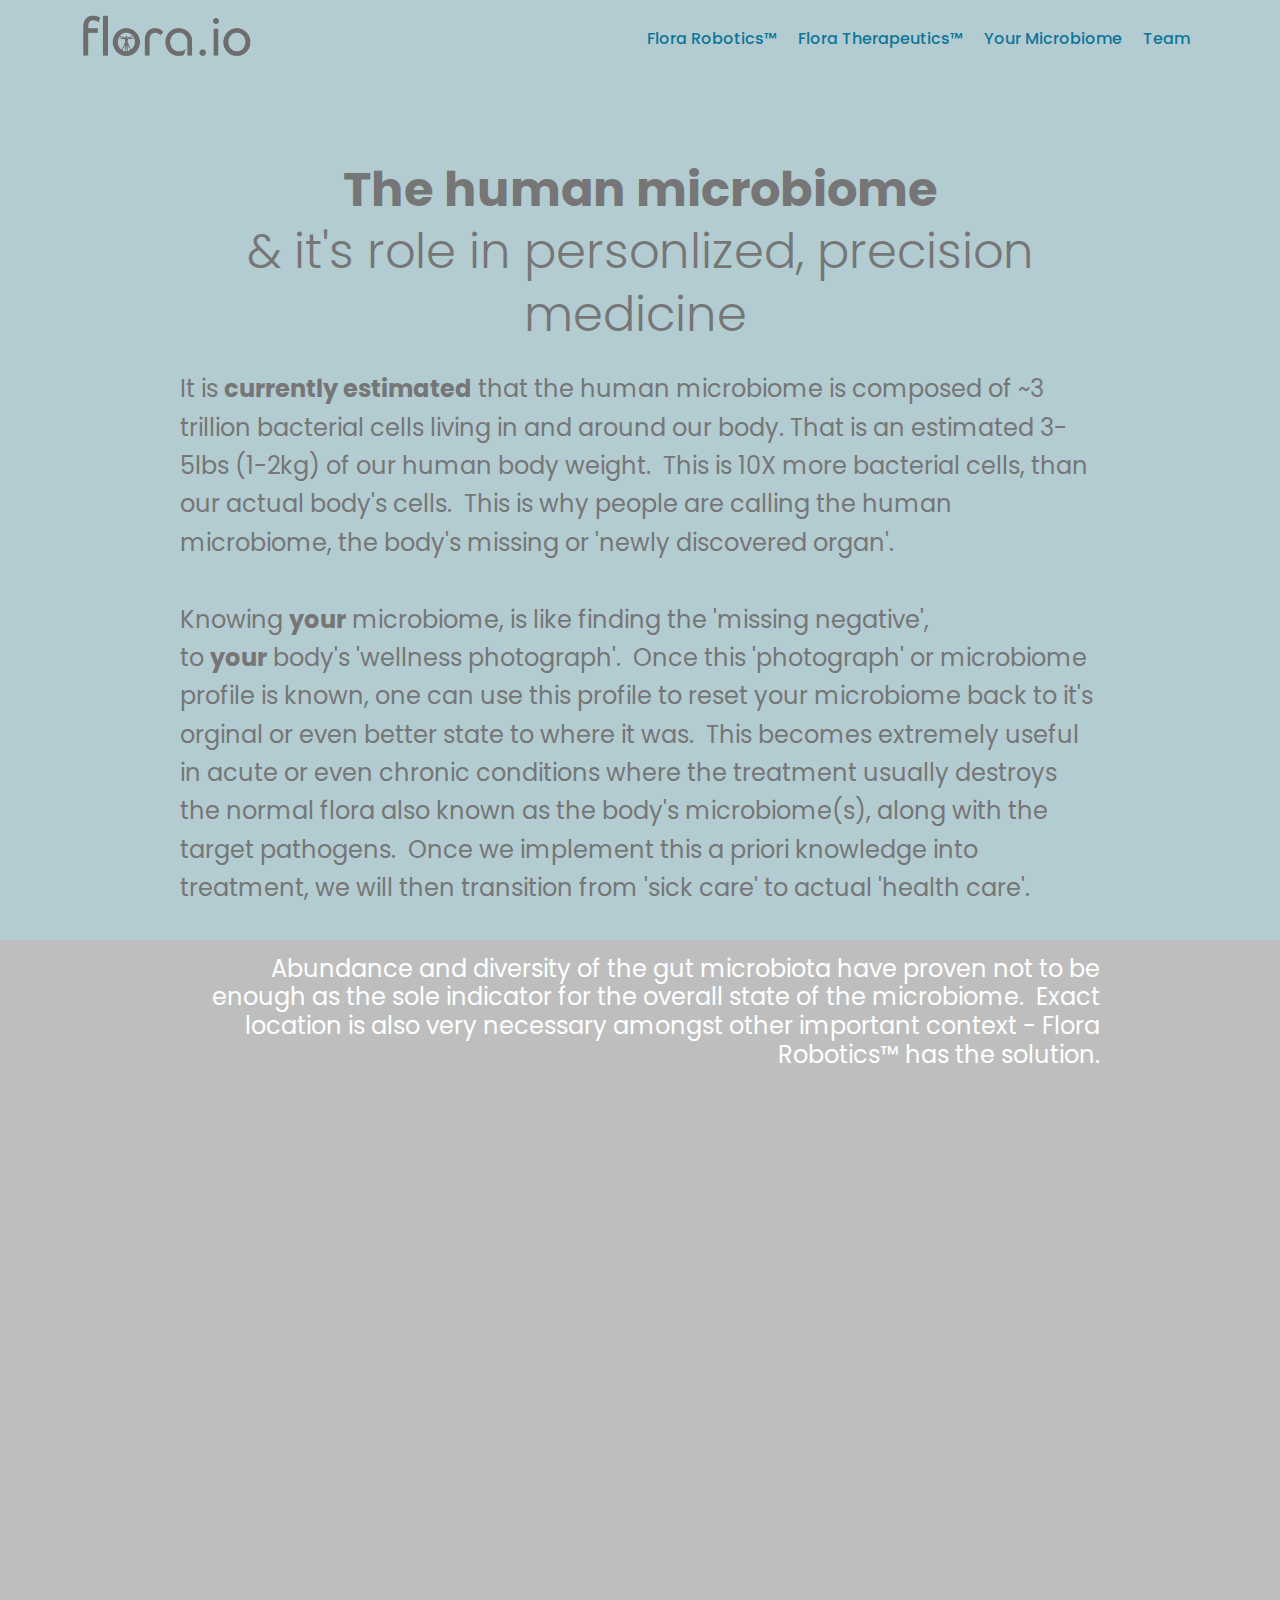
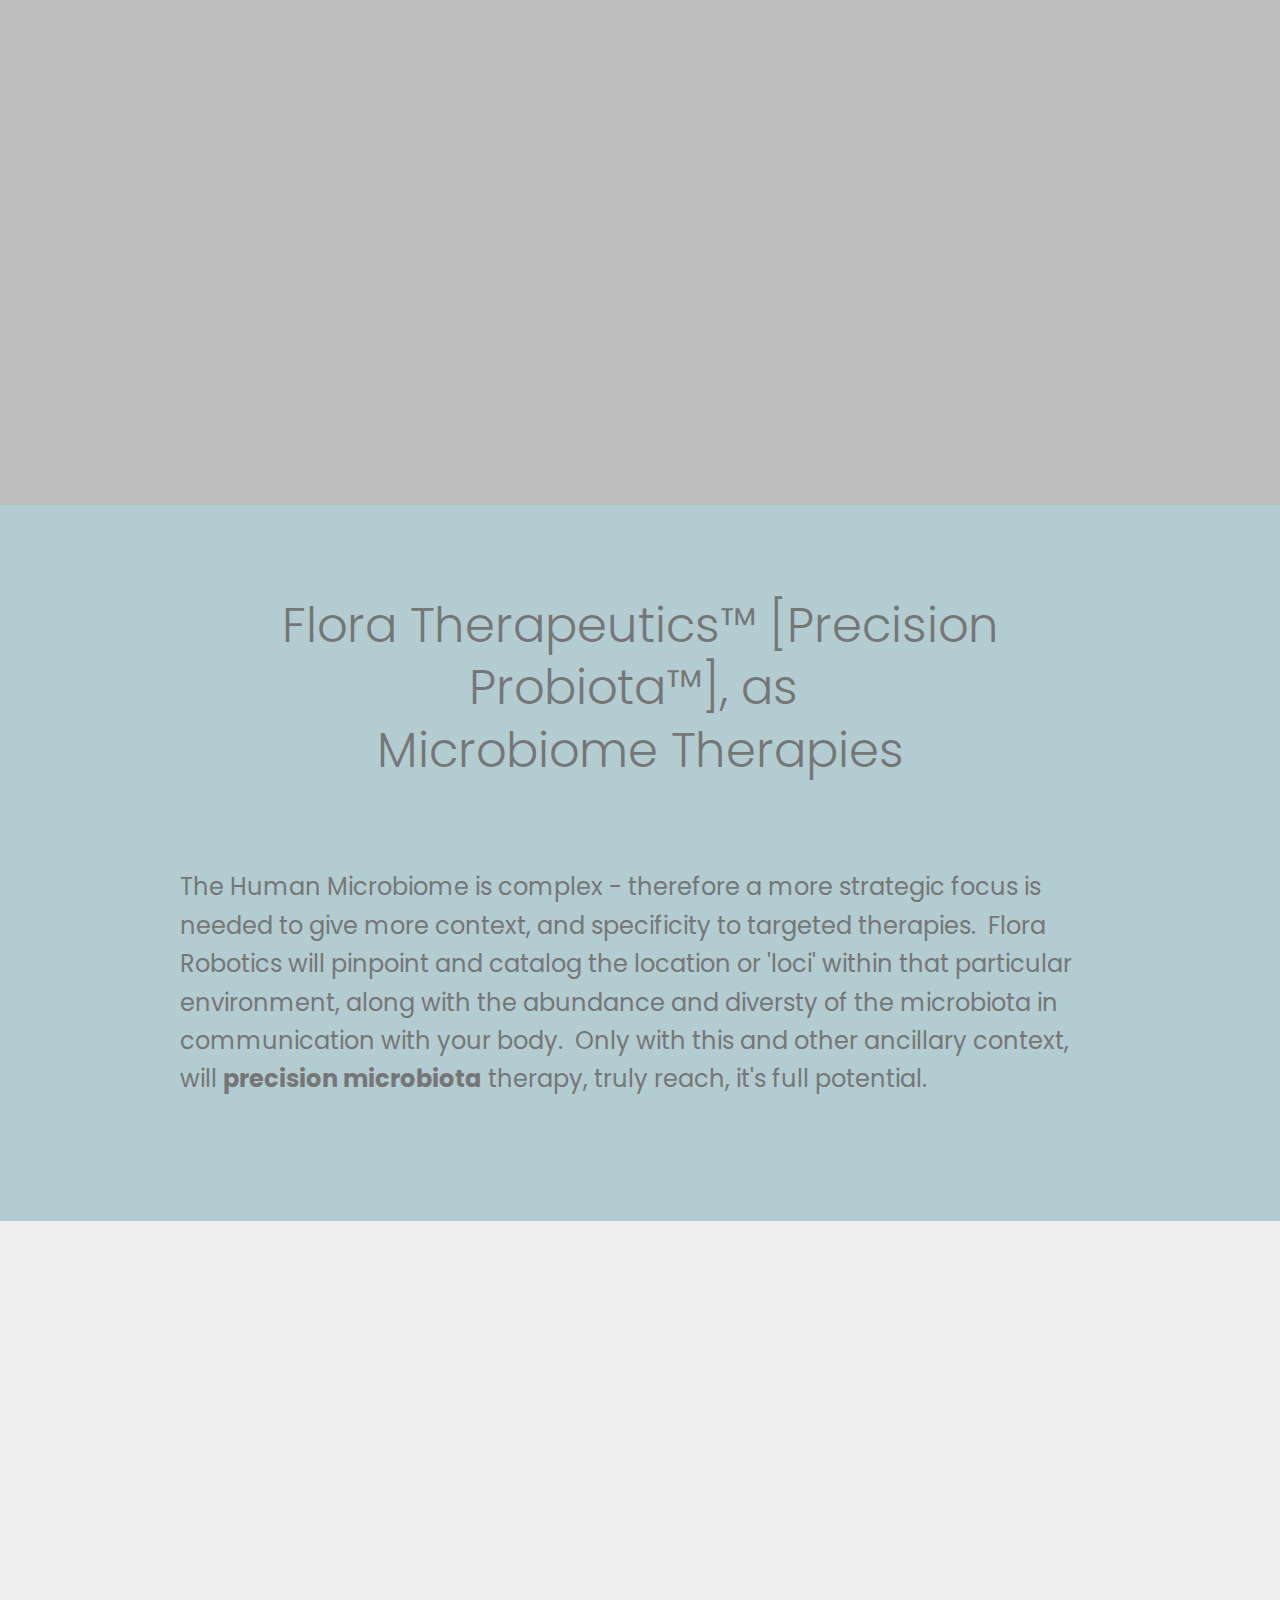
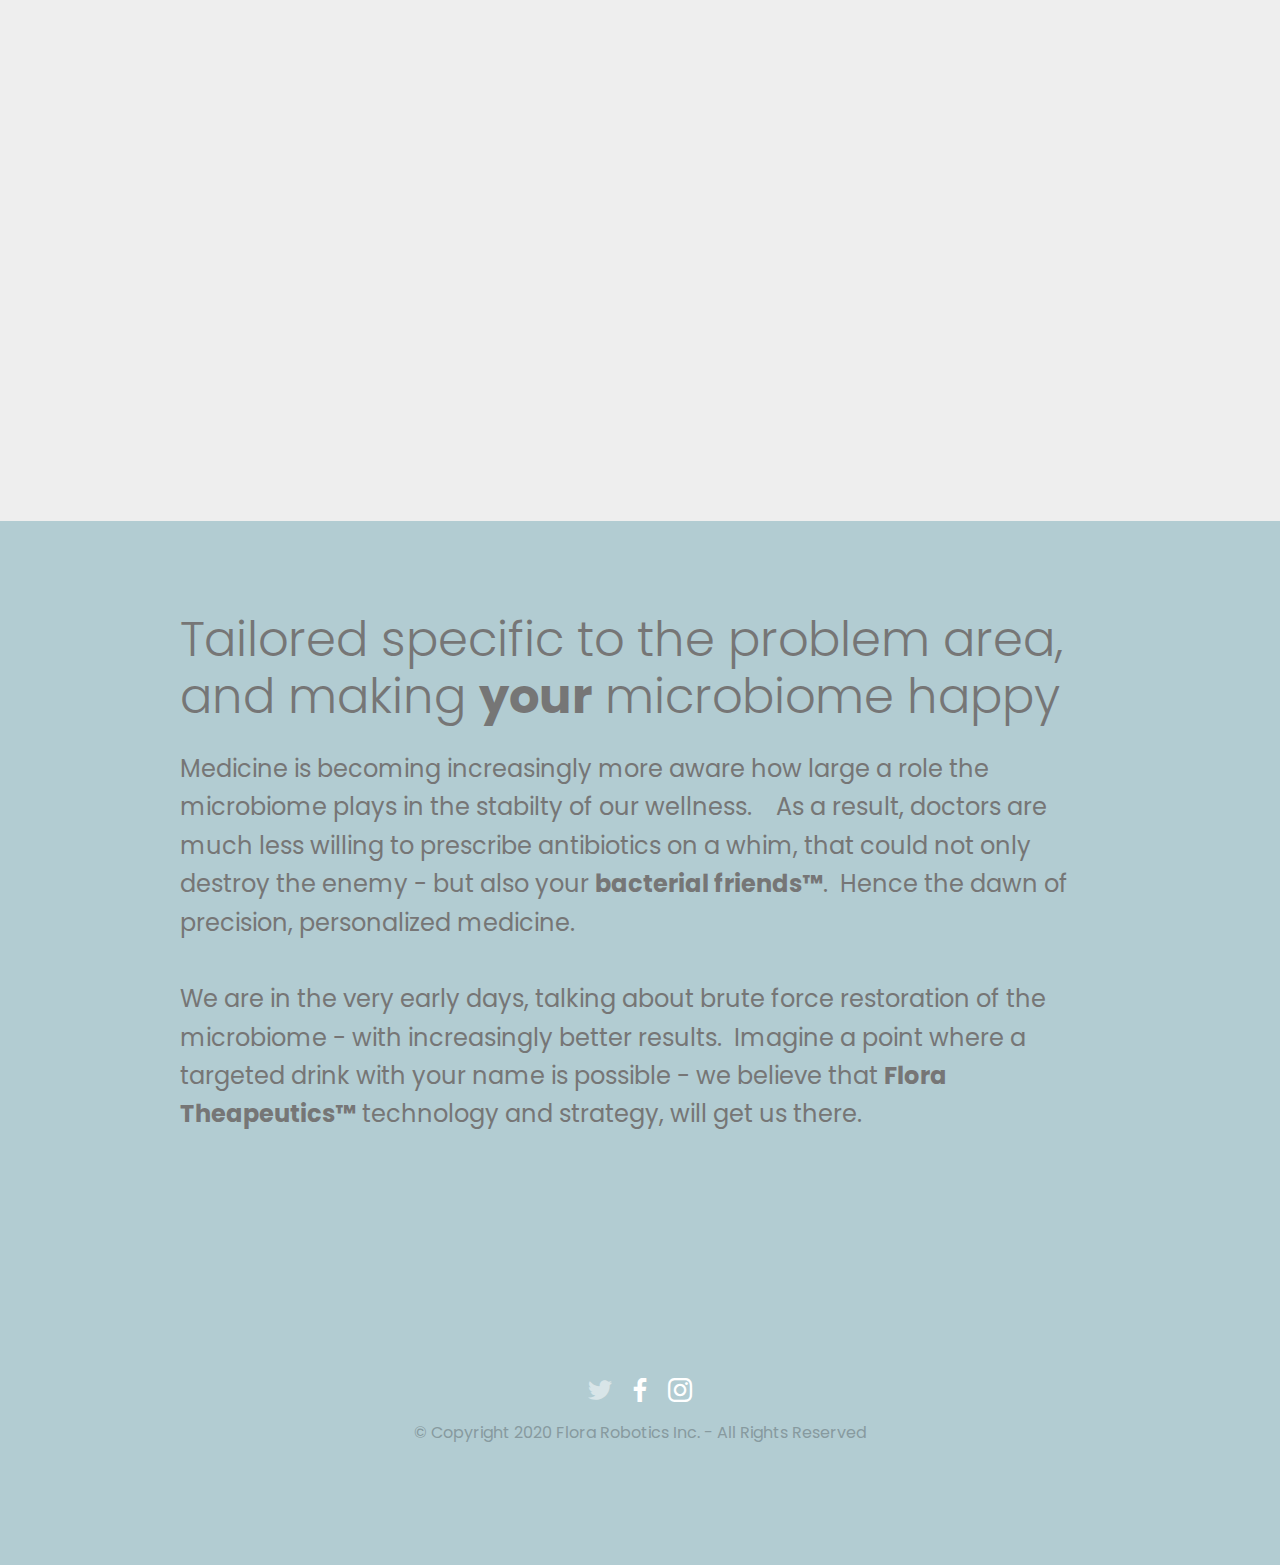
<file: html.html>
<!DOCTYPE html>
<html  >
<head>
  <!-- Site made with Mobirise Website Builder v4.9.7, https://mobirise.com -->
  <meta charset="UTF-8">
  <meta http-equiv="X-UA-Compatible" content="IE=edge">
  <meta name="generator" content="Mobirise v4.9.7, mobirise.com">
  <meta name="viewport" content="width=device-width, initial-scale=1, minimum-scale=1">
  <link rel="shortcut icon" href="assets/images/separately-logo-white-180x180px-3x-128x128.png" type="image/x-icon">
  <meta name="description" content="Website Builder Description">
  
  <title>Your Microbiome</title>
  <link rel="stylesheet" href="assets/web/assets/mobirise-icons/mobirise-icons.css">
  <link rel="stylesheet" href="assets/tether/tether.min.css">
  <link rel="stylesheet" href="assets/bootstrap/css/bootstrap.min.css">
  <link rel="stylesheet" href="assets/bootstrap/css/bootstrap-grid.min.css">
  <link rel="stylesheet" href="assets/bootstrap/css/bootstrap-reboot.min.css">
  <link rel="stylesheet" href="assets/socicon/css/styles.css">
  <link rel="stylesheet" href="assets/dropdown/css/style.css">
  <link rel="stylesheet" href="assets/theme/css/style.css">
  <link rel="stylesheet" href="assets/mobirise/css/mbr-additional.css" type="text/css">
  
  
  
</head>
<body>
  <section class="menu cid-r800KDMNKw" once="menu" id="menu2-4">

    

    <nav class="navbar navbar-expand beta-menu navbar-dropdown align-items-center navbar-fixed-top navbar-toggleable-sm">
        <button class="navbar-toggler navbar-toggler-right" type="button" data-toggle="collapse" data-target="#navbarSupportedContent" aria-controls="navbarSupportedContent" aria-expanded="false" aria-label="Toggle navigation">
            <div class="hamburger">
                <span></span>
                <span></span>
                <span></span>
                <span></span>
            </div>
        </button>
        <div class="menu-logo">
            <div class="navbar-brand">
                <span class="navbar-logo">
                    <a href="https://flora.io">
                        <img src="assets/images/logo.flora-sign-322x114.png" alt="Mobirise" title="" style="height: 3.8rem;">
                    </a>
                </span>
                
            </div>
        </div>
        <div class="collapse navbar-collapse" id="navbarSupportedContent">
            <ul class="navbar-nav nav-dropdown nav-right" data-app-modern-menu="true"><li class="nav-item">
                    <a class="nav-link link text-primary display-4" href="http://flora.io">Flora Robotics™</a>
                </li><li class="nav-item"><a class="nav-link link text-primary display-4" href="https://flora.io/page5.html">Flora Therapeutics™</a></li><li class="nav-item"><a class="nav-link link text-primary display-4" href="page2.html">Your Microbiome</a></li><li class="nav-item"><a class="nav-link link text-primary display-4" href="page1.html">Team</a></li></ul>
            
        </div>
    </nav>
</section>

<section class="engine"><a href="https://mobirise.info/l">free site templates</a></section><section class="header1 cid-r8xWdwm5Bh" id="header1-u">

    

    

    <div class="container">
        <div class="row justify-content-md-center">
            <div class="mbr-white col-md-10">
                <h1 class="mbr-section-title align-center mbr-bold pb-3 mbr-fonts-style display-2"></h1>
                <h3 class="mbr-section-subtitle align-center mbr-light pb-3 mbr-fonts-style display-2"><strong>The human microbiome </strong><strong><br></strong>&amp; it's role in personlized, precision medicine<strong>&nbsp;</strong></h3>
                <p class="mbr-text align-center pb-3 mbr-fonts-style display-5">It is <strong>currently estimated</strong>&nbsp;that the human microbiome is composed of ~3 trillion bacterial cells living in and around our body. That is an estimated 3-5lbs (1-2kg) of our human body weight. &nbsp;This is 10X more bacterial cells, than our actual body's cells. &nbsp;This is why people are calling the human microbiome, the body's missing or 'newly discovered organ'.<br><br>Knowing <strong>your</strong> microbiome, is like finding the 'missing negative',<br> to <strong>your</strong> body's 'wellness photograph'. &nbsp;Once this 'photograph' or microbiome profile is known, one can use this profile to reset your microbiome back to it's orginal or even better state to where it was. &nbsp;This becomes extremely useful in acute or even chronic conditions where the treatment usually destroys the normal flora also known as the body's microbiome(s), along with the target pathogens. &nbsp;Once we implement this a priori knowledge into treatment, we will then transition from 'sick care' to actual 'health care'.</p>
                
            </div>
        </div>
    </div>

</section>

<section class="header6 cid-r8ydITXtpX" data-bg-video="https://www.youtube.com/embed/4qlmce0sRxU?rel=0&amp;showinfo=0&amp;autoplay=1&amp;loop=1" id="header6-w">

    

    <div class="mbr-overlay" style="opacity: 0.2; background-color: rgb(0, 0, 0);">
    </div>

    <div class="container">
        <div class="row justify-content-md-center">
            <div class="mbr-white col-md-10">
                <h1 class="mbr-section-title align-center mbr-bold pb-3 mbr-fonts-style display-5"><span style="font-weight: normal;">Abundance and diversity of the gut microbiota have proven not to be enough as the sole indicator for the overall state of the microbiome. &nbsp;Exact location is also very necessary amongst other important context - Flora Robotics™ has the solution.</span><br><br><br><br><br><br><span style="font-weight: normal;"><br></span><br><br><br><br><br><br><br><span style="font-weight: normal;"><br></span></h1>
                <p class="mbr-text align-center pb-3 mbr-fonts-style display-5"><br><br><br><br><br><br><br><br><br><br><br><br><br><br><br></p>
                
            </div>
        </div>
    </div>

    
</section>

<section class="header1 cid-r8zxyD48Nn" id="header1-12">

    

    

    <div class="container">
        <div class="row justify-content-md-center">
            <div class="mbr-white col-md-10">
                
                <h3 class="mbr-section-subtitle align-center mbr-light pb-3 mbr-fonts-style display-2">Flora Therapeutics™ [Precision Probiota™], as&nbsp;<br>Microbiome Therapies<div><br></div></h3>
                <p class="mbr-text align-center pb-3 mbr-fonts-style display-5">The Human Microbiome is complex - therefore a more strategic focus is needed to give more context, and specificity to targeted therapies. &nbsp;Flora Robotics will pinpoint and catalog the location or 'loci' within that particular environment, along with the abundance and diversty of the microbiota in communication with your body. &nbsp;Only with this and other ancillary context, will <strong>precision microbiota</strong>&nbsp;therapy, truly reach, it's full potential.<br></p>
                
            </div>
        </div>
    </div>

</section>

<section class="header1 cid-r8zxfUehvZ mbr-fullscreen mbr-parallax-background" id="header1-11">

    

    

    <div class="container">
        <div class="row justify-content-md-center">
            <div class="mbr-white col-md-10">
                
                
                <p class="mbr-text align-center pb-3 mbr-fonts-style display-5"><br><br></p>
                
            </div>
        </div>
    </div>

</section>

<section class="header5 cid-r8xSyf8eGt" id="header5-t">

    

    
    <div class="container">
        <div class="row justify-content-center">
            <div class="mbr-white col-md-10">
                <h1 class="mbr-section-title align-center pb-3 mbr-fonts-style display-2">Tailored specific to the problem area, and making <strong>your</strong> microbiome happy</h1>
                <p class="mbr-text align-center display-5 pb-3 mbr-fonts-style">Medicine is becoming increasingly more aware how large a role the microbiome plays in the stabilty of our wellness. &nbsp; &nbsp;As a result, doctors are much less willing to prescribe antibiotics on a whim, that could not only destroy the enemy - but also your <strong>bacterial friends™</strong>. &nbsp;Hence the dawn of precision, personalized medicine.<br><br>We are in the very early days, talking about brute force restoration of the microbiome - with increasingly better results. &nbsp;Imagine a point where a targeted drink with your name is possible - we believe that&nbsp;<strong>Flora Theapeutics™</strong> technology and strategy, will get us there. &nbsp;<br></p>
                
            </div>
        </div>
    </div>

    
</section>

<section once="" class="cid-r8pxz4k21Y" id="footer7-e">

    

    

    <div class="container">
        <div class="media-container-row align-center mbr-white">
            
            <div class="row social-row">
                <div class="social-list align-right pb-2">
                    
                    
                    
                    
                    
                    
                <div class="soc-item">
                        <a href="https://twitter.com/flora_therapy">
                            <span class="mbr-iconfont mbr-iconfont-social socicon-twitter socicon"></span>
                        </a>
                    </div><div class="soc-item">
                        
                            <span class="mbr-iconfont mbr-iconfont-social socicon-facebook socicon"></span>
                        
                    </div><div class="soc-item">
                        
                            <span class="mbr-iconfont mbr-iconfont-social socicon-instagram socicon"></span>
                        
                    </div></div>
            </div>
            <div class="row row-copirayt">
                <p class="mbr-text mb-0 mbr-fonts-style mbr-white align-center display-7">
                    © Copyright 2020 Flora Robotics Inc. - All Rights Reserved
                </p>
            </div>
        </div>
    </div>
</section>


  <script src="assets/web/assets/jquery/jquery.min.js"></script>
  <script src="assets/popper/popper.min.js"></script>
  <script src="assets/tether/tether.min.js"></script>
  <script src="assets/bootstrap/js/bootstrap.min.js"></script>
  <script src="assets/smoothscroll/smooth-scroll.js"></script>
  <script src="assets/touchswipe/jquery.touch-swipe.min.js"></script>
  <script src="assets/ytplayer/jquery.mb.ytplayer.min.js"></script>
  <script src="assets/vimeoplayer/jquery.mb.vimeo_player.js"></script>
  <script src="assets/parallax/jarallax.min.js"></script>
  <script src="assets/dropdown/js/script.min.js"></script>
  <script src="assets/theme/js/script.js"></script>
  
  
</body>
</html>
</file>
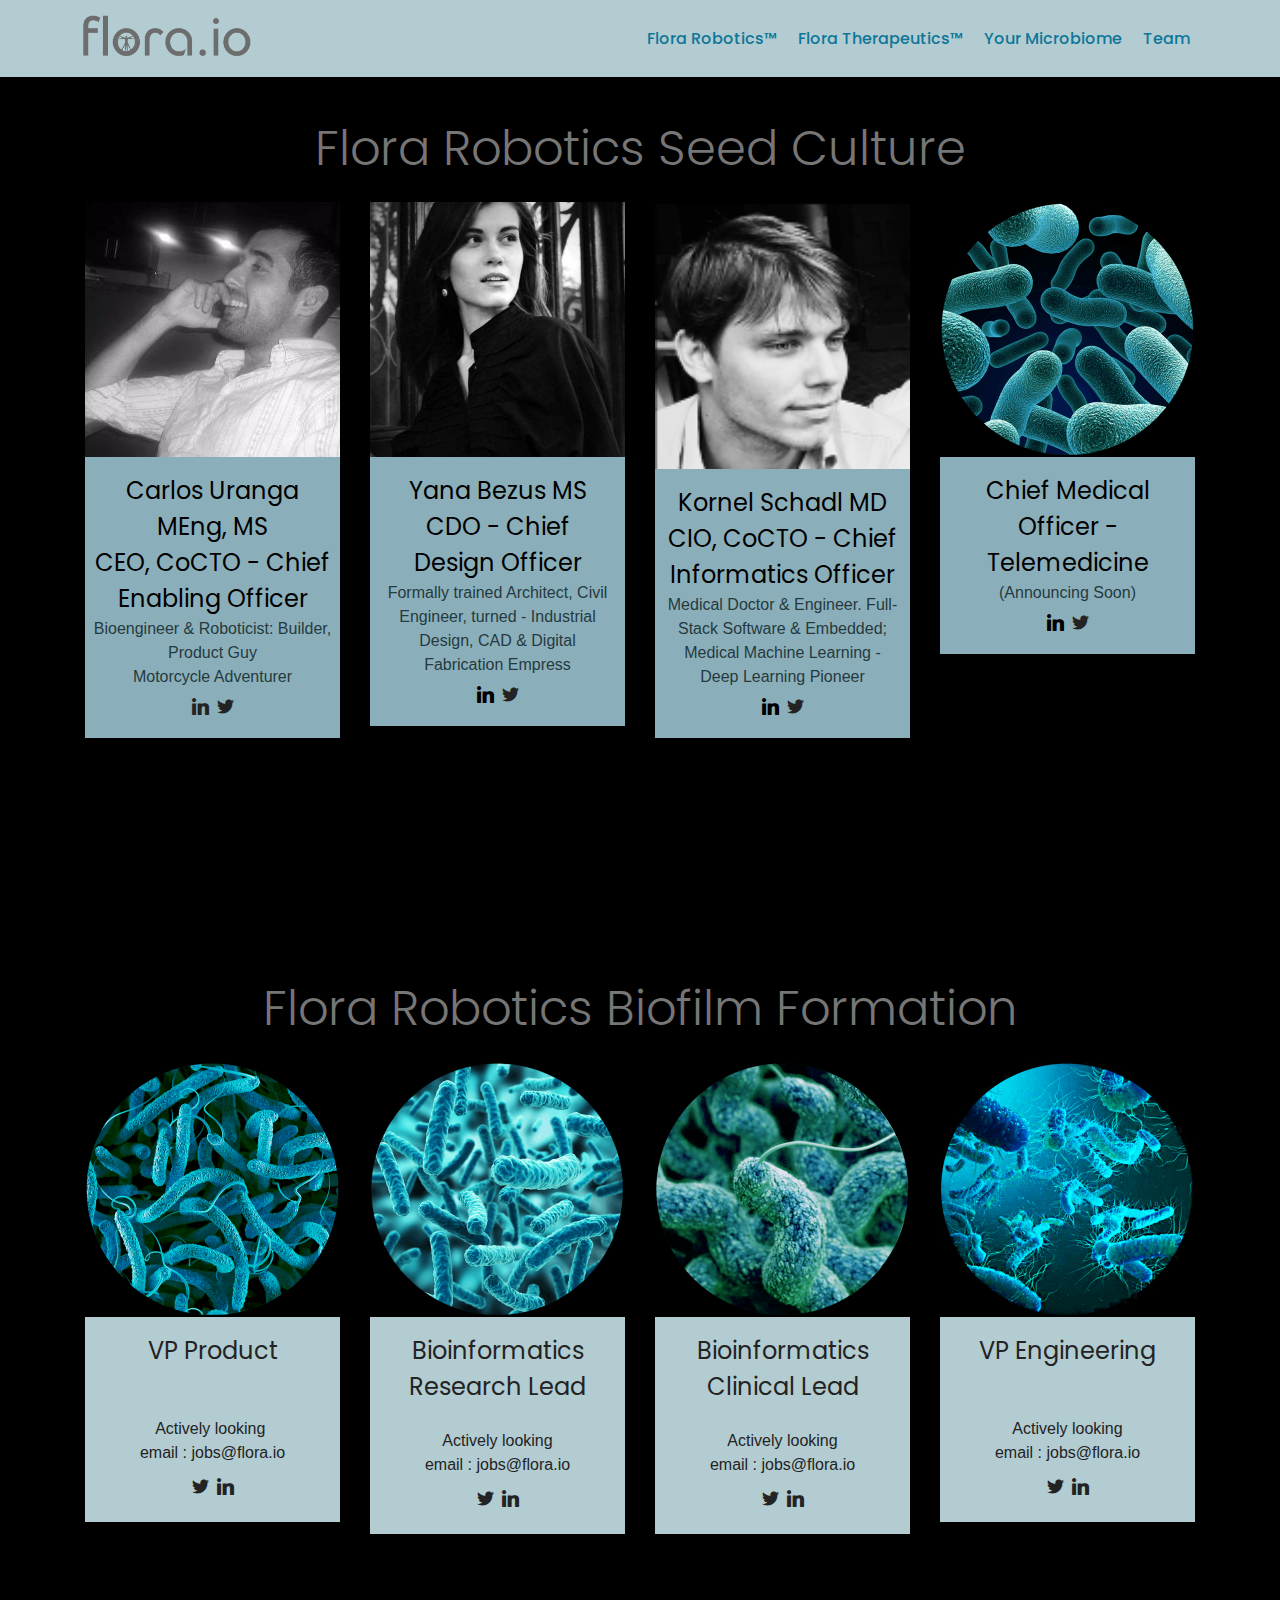
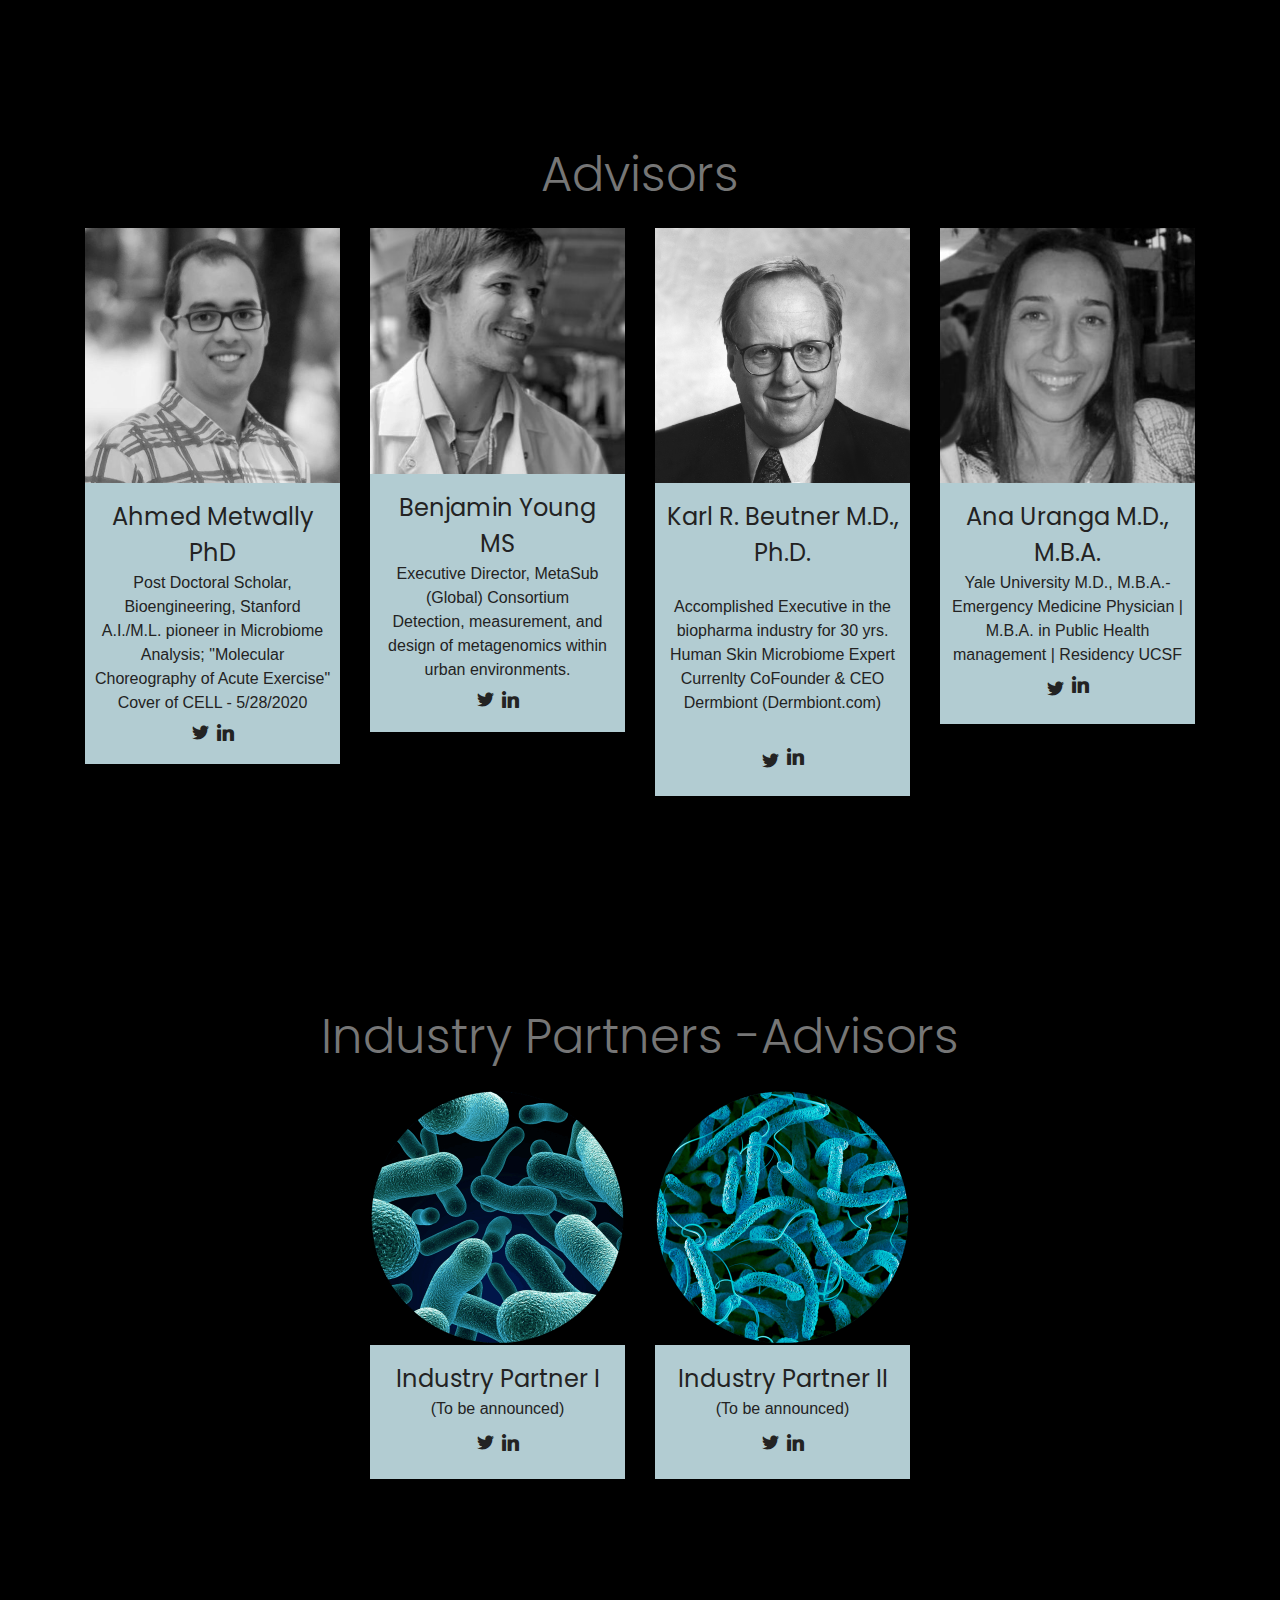
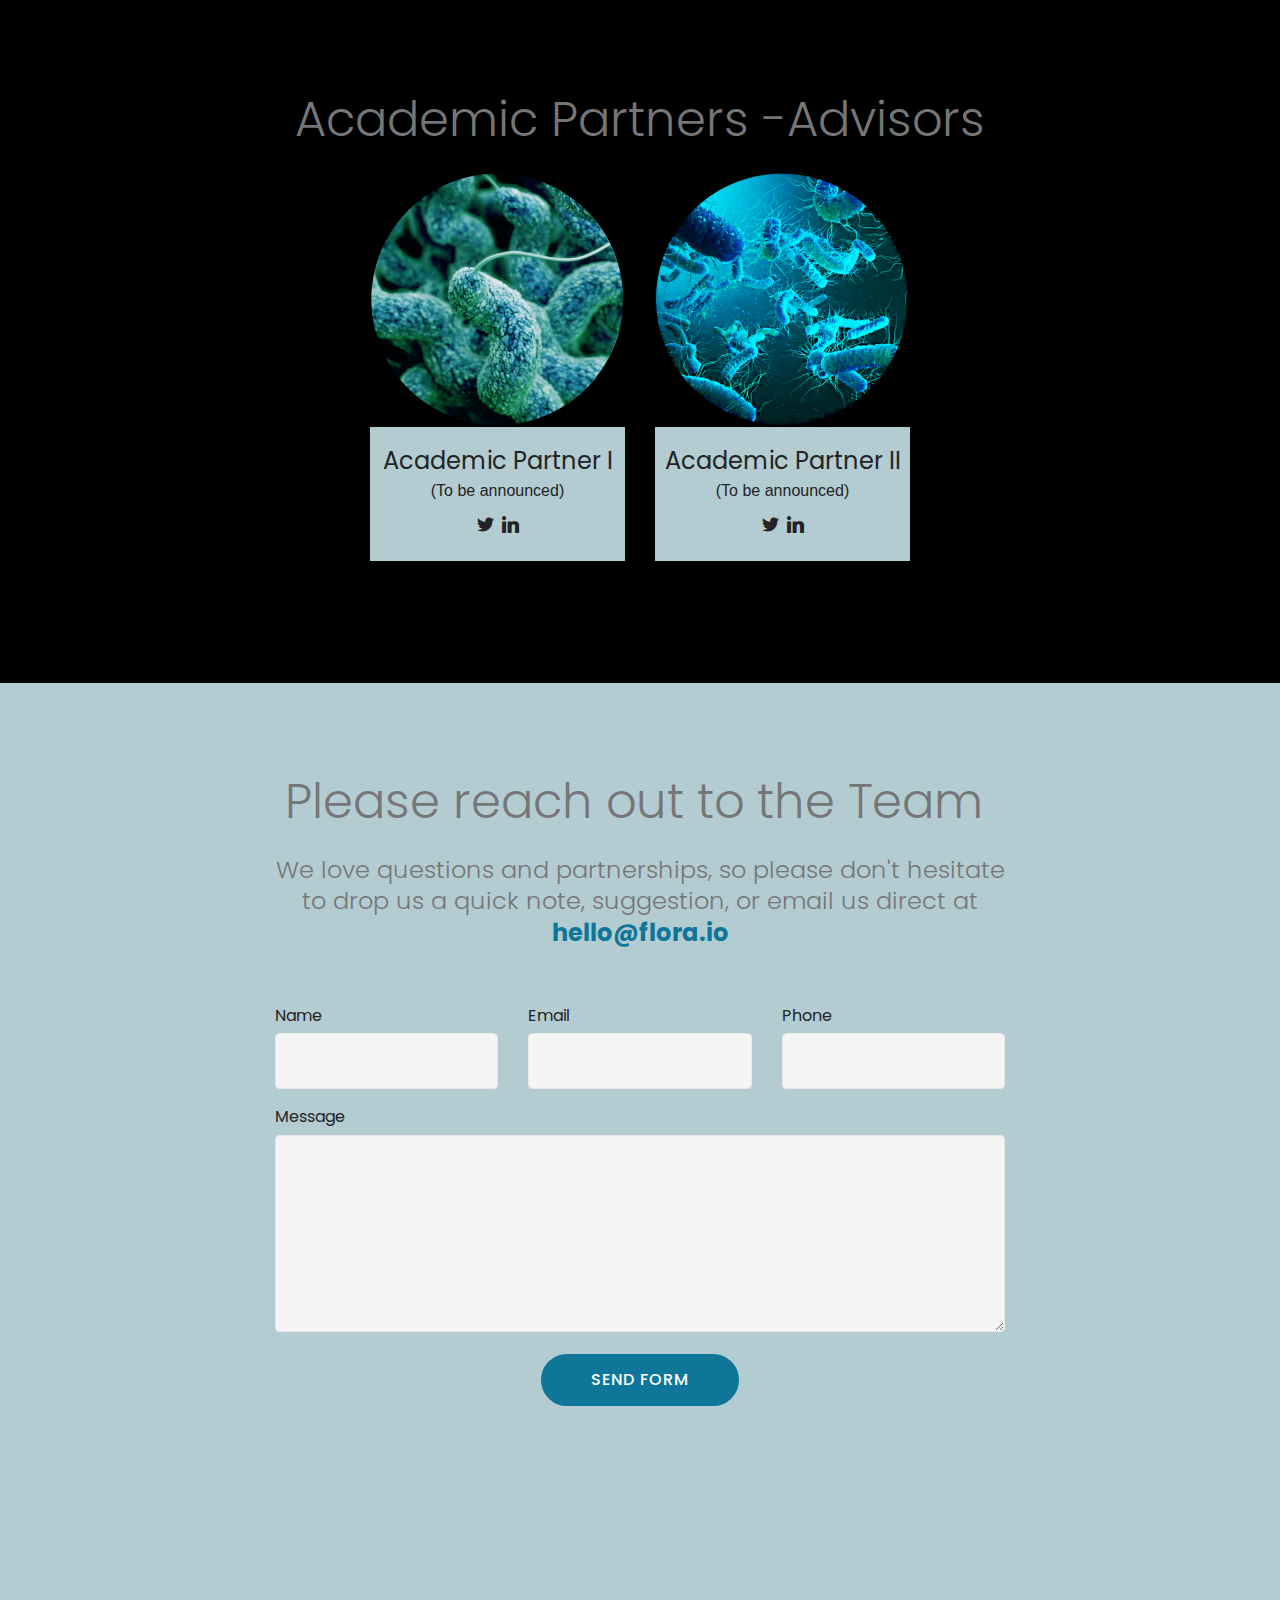
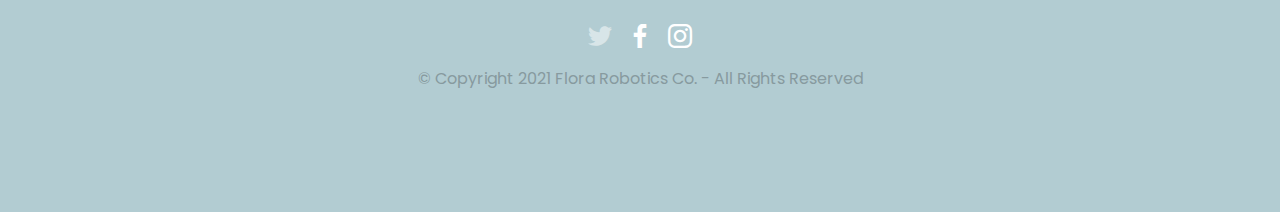
<file: page1.html>
<!DOCTYPE html>
<html  >
<head>
  <!-- Site made with Mobirise Website Builder v4.9.7, https://mobirise.com -->
  <meta charset="UTF-8">
  <meta http-equiv="X-UA-Compatible" content="IE=edge">
  <meta name="generator" content="Mobirise v4.9.7, mobirise.com">
  <meta name="viewport" content="width=device-width, initial-scale=1, minimum-scale=1">
  <link rel="shortcut icon" href="assets/images/separately-logo-white-180x180px-3x-1.png" type="image/x-icon">
  <meta name="description" content="Team Flora Robotics™">
  
  <title>Team Flora Robotics™</title>
  <link rel="stylesheet" href="assets/web/assets/mobirise-icons/mobirise-icons.css">
  <link rel="stylesheet" href="assets/tether/tether.min.css">
  <link rel="stylesheet" href="assets/bootstrap/css/bootstrap.min.css">
  <link rel="stylesheet" href="assets/bootstrap/css/bootstrap-grid.min.css">
  <link rel="stylesheet" href="assets/bootstrap/css/bootstrap-reboot.min.css">
  <link rel="stylesheet" href="assets/dropdown/css/style.css">
  <link rel="stylesheet" href="assets/socicon/css/styles.css">
  <link rel="stylesheet" href="assets/theme/css/style.css">
  <link rel="stylesheet" href="assets/mobirise/css/mbr-additional.css" type="text/css">
  
  
  
</head>
<body>

<!-- Google Analytics -->
<!-- Global site tag (gtag.js) - Google Analytics -->
<script async src="https://www.googletagmanager.com/gtag/js?id=UA-174964727-1"></script>
<script>
  window.dataLayer = window.dataLayer || [];
  function gtag(){dataLayer.push(arguments);}
  gtag('js', new Date());

  gtag('config', 'UA-174964727-1');
</script>

<!-- /Google Analytics -->


  <section class="menu cid-r800KDMNKw" once="menu" id="menu2-3">

    

    <nav class="navbar navbar-expand beta-menu navbar-dropdown align-items-center navbar-fixed-top navbar-toggleable-sm">
        <button class="navbar-toggler navbar-toggler-right" type="button" data-toggle="collapse" data-target="#navbarSupportedContent" aria-controls="navbarSupportedContent" aria-expanded="false" aria-label="Toggle navigation">
            <div class="hamburger">
                <span></span>
                <span></span>
                <span></span>
                <span></span>
            </div>
        </button>
        <div class="menu-logo">
            <div class="navbar-brand">
                <span class="navbar-logo">
                    <a href="https://flora.io">
                        <img src="assets/images/logo.flora-sign-322x114.png" alt="Mobirise" title="" style="height: 3.8rem;">
                    </a>
                </span>
                
            </div>
        </div>
        <div class="collapse navbar-collapse" id="navbarSupportedContent">
            <ul class="navbar-nav nav-dropdown nav-right" data-app-modern-menu="true"><li class="nav-item">
                    <a class="nav-link link text-primary display-4" href="http://flora.io">Flora Robotics™</a>
                </li><li class="nav-item"><a class="nav-link link text-primary display-4" href="page5.html">Flora Therapeutics™</a></li><li class="nav-item"><a class="nav-link link text-primary display-4" href="page2.html">Your Microbiome</a></li><li class="nav-item"><a class="nav-link link text-primary display-4" href="page1.html">Team</a></li></ul>
            
        </div>
    </nav>
</section>

<section class="engine"><a href="https://mobirise.info/m">free site design templates</a></section><section class="features16 cid-r8pUedgNbV" id="features16-o">
    
    
    
    <div class="container align-center">
        <h2 class="pb-3 mbr-fonts-style mbr-section-title display-2">Flora Robotics Seed Culture</h2>
        
        <div class="row media-row">
            
        <div class="team-item col-lg-3 col-md-6">
                <div class="item-image">
                    <img src="assets/images/carlos-4-331x331.jpg" alt="" title="">
                </div>
                <div class="item-caption py-3">
                    <div class="item-name px-2">
                        <p class="mbr-fonts-style display-5">
                           Carlos Uranga MEng, MS<br>CEO, CoCTO - Chief Enabling Officer</p>
                    </div>
                    <div class="item-role px-2">
                        <p>Bioengineer &amp; Roboticist: Builder, Product Guy<br>Motorcycle Adventurer</p>
                    </div>
                    <div class="item-social pt-2">
                        
                            <a href="https://www.linkedin.com/in/carlosuranga/"><span class="p-1 mbr-iconfont mbr-iconfont-social socicon-linkedin socicon" style="color: rgb(35, 35, 35); fill: rgb(35, 35, 35);"></span></a>
                        
                        
                            <a href="https://twitter.com/flora_therapy"><span class="p-1 mbr-iconfont mbr-iconfont-social socicon-twitter socicon"></span></a>
                        
                        <a href="https://plus.google.com/u/0/+Mobirise" target="_blank">
                            
                        </a>
                        <a href="https://www.linkedin.com/in/mobirise" target="_blank">
                            
                        </a>
                        <a href="https://www.instagram.com/mobirise/" target="_blank">
                            
                        </a>
                        <a href="https://www.youtube.com/channel/UCt_tncVAetpK5JeM8L-8jyw" target="_blank">    
                            
                        </a>
                    </div>
                </div>
            </div><div class="team-item col-lg-3 col-md-6">
                <div class="item-image">
                    <img src="assets/images/yana-bw-510x510.jpg" alt="" title="">
                </div>
                <div class="item-caption py-3">
                    <div class="item-name px-2">
                        <p class="mbr-fonts-style display-5">Yana Bezus MS<br>CDO - Chief <br>Design Officer</p>
                    </div>
                    <div class="item-role px-2">
                        <p>Formally trained Architect, Civil Engineer, turned - Industrial Design, CAD &amp; Digital Fabrication Empress</p>
                    </div>
                    <div class="item-social pt-2">
                        
                            <a href="https://www.linkedin.com/in/yana-bezus-945659153/"><span class="p-1 mbr-iconfont mbr-iconfont-social socicon-linkedin socicon" style="color: rgb(0, 0, 0); fill: rgb(0, 0, 0);"></span></a>
                        
                        
                            <a href="https://twitter.com/flora_therapy"><span class="p-1 mbr-iconfont mbr-iconfont-social socicon-twitter socicon"></span></a>
                        
                        <a href="https://plus.google.com/u/0/+Mobirise" target="_blank">
                            
                        </a>
                        <a href="https://www.linkedin.com/in/mobirise" target="_blank">
                            
                        </a>
                        <a href="https://www.instagram.com/mobirise/" target="_blank">
                            
                        </a>
                        <a href="https://www.youtube.com/channel/UCt_tncVAetpK5JeM8L-8jyw" target="_blank">    
                            
                        </a>
                    </div>
                </div>
            </div><div class="team-item col-lg-3 col-md-6">
                <div class="item-image">
                    <img src="assets/images/kornel-cropped-126x132.png" alt="" title="">
                </div>
                <div class="item-caption py-3">
                    <div class="item-name px-2">
                        <p class="mbr-fonts-style display-5">Kornel Schadl MD<br>CIO, CoCTO - Chief Informatics Officer</p>
                    </div>
                    <div class="item-role px-2">
                        <p>Medical Doctor &amp; Engineer. Full-Stack Software &amp; Embedded; Medical Machine Learning - Deep Learning Pioneer</p>
                    </div>
                    <div class="item-social pt-2">
                        
                            <a href="https://www.linkedin.com/in/kornel-schadl-md-4b846a35/"><span class="p-1 mbr-iconfont mbr-iconfont-social socicon-linkedin socicon" style="color: rgb(0, 0, 0); fill: rgb(0, 0, 0);"></span></a>
                        
                        
                            <a href="https://twitter.com/flora_therapy"><span class="p-1 mbr-iconfont mbr-iconfont-social socicon-twitter socicon"></span></a>
                        
                        <a href="https://plus.google.com/u/0/+Mobirise" target="_blank">
                            
                        </a>
                        <a href="https://www.linkedin.com/in/mobirise" target="_blank">
                            
                        </a>
                        <a href="https://www.instagram.com/mobirise/" target="_blank">
                            
                        </a>
                        <a href="https://www.youtube.com/channel/UCt_tncVAetpK5JeM8L-8jyw" target="_blank">    
                            
                        </a>
                    </div>
                </div>
            </div><div class="team-item col-lg-3 col-md-6">
                <div class="item-image">
                    <img src="assets/images/bacteria-3d-9-510x510.png" alt="" title="">
                </div>
                <div class="item-caption py-3">
                    <div class="item-name px-2">
                        <p class="mbr-fonts-style display-5">Chief Medical Officer -<br>Telemedicine</p>
                    </div>
                    <div class="item-role px-2">
                        <p>(Announcing Soon)<br></p>
                    </div>
                    <div class="item-social pt-2">
                        
                            <a href="https://www.linkedin.com/in/kornel-schadl-md-4b846a35/"><span class="p-1 mbr-iconfont mbr-iconfont-social socicon-linkedin socicon" style="color: rgb(0, 0, 0); fill: rgb(0, 0, 0);"></span></a>
                        
                        
                            <a href="https://twitter.com/flora_therapy"><span class="p-1 mbr-iconfont mbr-iconfont-social socicon-twitter socicon"></span></a>
                        
                        <a href="https://plus.google.com/u/0/+Mobirise" target="_blank">
                            
                        </a>
                        <a href="https://www.linkedin.com/in/mobirise" target="_blank">
                            
                        </a>
                        <a href="https://www.instagram.com/mobirise/" target="_blank">
                            
                        </a>
                        <a href="https://www.youtube.com/channel/UCt_tncVAetpK5JeM8L-8jyw" target="_blank">    
                            
                        </a>
                    </div>
                </div>
            </div></div>    
    </div>
</section>

<section class="features16 cid-s6FWYWvWFr" id="features16-e">
    
    
    
    <div class="container align-center">
        <h2 class="pb-3 mbr-fonts-style mbr-section-title display-2">Flora Robotics Biofilm Formation</h2>
        
        <div class="row media-row">
            
        <div class="team-item col-lg-3 col-md-6">
                <div class="item-image">
                    <img src="assets/images/bacteria-3d-2-510x510.png" alt="" title="">
                </div>
                <div class="item-caption py-3">
                    <div class="item-name px-2">
                        <p class="mbr-fonts-style display-5">VP Product<br></p>
                    </div>
                    <div class="item-role px-2">
                        <p><br><br>Actively looking&nbsp;<br>email : jobs@flora.io</p>
                    </div>
                    <div class="item-social pt-2">
                        
                            <span class="p-1 mbr-iconfont mbr-iconfont-social socicon-twitter socicon"></span>
                        
                        
                            <span class="p-1 mbr-iconfont mbr-iconfont-social socicon-linkedin socicon"></span>
                        
                        <a href="https://plus.google.com/u/0/+Mobirise" target="_blank">
                            
                        </a>
                        <a href="https://www.linkedin.com/in/mobirise" target="_blank">
                            
                        </a>
                        <a href="https://www.instagram.com/mobirise/" target="_blank">
                            
                        </a>
                        <a href="https://www.youtube.com/channel/UCt_tncVAetpK5JeM8L-8jyw" target="_blank">    
                            
                        </a>
                    </div>
                </div>
            </div><div class="team-item col-lg-3 col-md-6">
                <div class="item-image">
                    <img src="assets/images/bacteria-3d-4-510x510.png" alt="" title="">
                </div>
                <div class="item-caption py-3">
                    <div class="item-name px-2">
                        <p class="mbr-fonts-style display-5">Bioinformatics<br>Research Lead</p>
                    </div>
                    <div class="item-role px-2">
                        <p><br>Actively looking <br>email : jobs@flora.io</p>
                    </div>
                    <div class="item-social pt-2">
                        
                            <span class="p-1 mbr-iconfont mbr-iconfont-social socicon-twitter socicon"></span>
                        
                        
                            <span class="p-1 mbr-iconfont mbr-iconfont-social socicon-linkedin socicon"></span>
                        
                        <a href="https://plus.google.com/u/0/+Mobirise" target="_blank">
                            
                        </a>
                        <a href="https://www.linkedin.com/in/mobirise" target="_blank">
                            
                        </a>
                        <a href="https://www.instagram.com/mobirise/" target="_blank">
                            
                        </a>
                        <a href="https://www.youtube.com/channel/UCt_tncVAetpK5JeM8L-8jyw" target="_blank">    
                            
                        </a>
                    </div>
                </div>
            </div><div class="team-item col-lg-3 col-md-6">
                <div class="item-image">
                    <img src="assets/images/bacteria-3d-5-510x510.png" alt="" title="">
                </div>
                <div class="item-caption py-3">
                    <div class="item-name px-2">
                        <p class="mbr-fonts-style display-5">Bioinformatics<br>Clinical Lead</p>
                    </div>
                    <div class="item-role px-2">
                        <p><br>Actively looking <br>email : jobs@flora.io<br></p>
                    </div>
                    <div class="item-social pt-2">
                        
                            <span class="p-1 mbr-iconfont mbr-iconfont-social socicon-twitter socicon"></span>
                        
                        
                            <span class="p-1 mbr-iconfont mbr-iconfont-social socicon-linkedin socicon"></span>
                        
                        <a href="https://plus.google.com/u/0/+Mobirise" target="_blank">
                            
                        </a>
                        <a href="https://www.linkedin.com/in/mobirise" target="_blank">
                            
                        </a>
                        <a href="https://www.instagram.com/mobirise/" target="_blank">
                            
                        </a>
                        <a href="https://www.youtube.com/channel/UCt_tncVAetpK5JeM8L-8jyw" target="_blank">    
                            
                        </a>
                    </div>
                </div>
            </div><div class="team-item col-lg-3 col-md-6">
                <div class="item-image">
                    <img src="assets/images/bacteria-3d-8-510x510.png" alt="" title="">
                </div>
                <div class="item-caption py-3">
                    <div class="item-name px-2">
                        <p class="mbr-fonts-style display-5">VP Engineering</p>
                    </div>
                    <div class="item-role px-2">
                        <p><br><br>Actively looking <br>email : jobs@flora.io<br></p>
                    </div>
                    <div class="item-social pt-2">
                        
                            <span class="p-1 mbr-iconfont mbr-iconfont-social socicon-twitter socicon"></span>
                        
                        
                            <span class="p-1 mbr-iconfont mbr-iconfont-social socicon-linkedin socicon"></span>
                        
                        <a href="https://plus.google.com/u/0/+Mobirise" target="_blank">
                            
                        </a>
                        <a href="https://www.linkedin.com/in/mobirise" target="_blank">
                            
                        </a>
                        <a href="https://www.instagram.com/mobirise/" target="_blank">
                            
                        </a>
                        <a href="https://www.youtube.com/channel/UCt_tncVAetpK5JeM8L-8jyw" target="_blank">    
                            
                        </a>
                    </div>
                </div>
            </div></div>    
    </div>
</section>

<section class="features16 cid-r8zOqPI7Ht" id="features16-15">
    
    
    
    <div class="container align-center">
        <h2 class="pb-3 mbr-fonts-style mbr-section-title display-2">Advisors</h2>
        
        <div class="row media-row">
            
        <div class="team-item col-lg-3 col-md-6">
                <div class="item-image">
                    <img src="assets/images/ahmed-metwally-510x510.jpg" alt="" title="">
                </div>
                <div class="item-caption py-3">
                    <div class="item-name px-2">
                        <p class="mbr-fonts-style display-5">Ahmed Metwally PhD</p>
                    </div>
                    <div class="item-role px-2">
                        <p>Post Doctoral Scholar, Bioengineering, Stanford<br>A.I./M.L. pioneer in Microbiome Analysis; "Molecular Choreography of Acute Exercise" Cover of CELL - 5/28/2020 </p>
                    </div>
                    <div class="item-social pt-2">
                        <a href="https://twitter.com/aametwally1" target="_blank">
                            <span class="p-1 mbr-iconfont mbr-iconfont-social socicon-twitter socicon"></span>
                        </a>
                        <a href="https://www.linkedin.com/in/aametwally/" target="_blank">
                            <span class="p-1 mbr-iconfont mbr-iconfont-social socicon-linkedin socicon"></span>
                        </a>
                        <a href="https://plus.google.com/u/0/+Mobirise" target="_blank">
                            
                        </a>
                        <a href="https://www.linkedin.com/in/mobirise" target="_blank">
                            
                        </a>
                        <a href="https://www.instagram.com/mobirise/" target="_blank">
                            
                        </a>
                        <a href="https://www.youtube.com/channel/UCt_tncVAetpK5JeM8L-8jyw" target="_blank">    
                            
                        </a>
                    </div>
                </div>
            </div><div class="team-item col-lg-3 col-md-6">
                <div class="item-image">
                    <img src="assets/images/ben-young-crop-332x321.png" alt="" title="">
                </div>
                <div class="item-caption py-3">
                    <div class="item-name px-2">
                        <p class="mbr-fonts-style display-5">
                           Benjamin Young<br> MS</p>
                    </div>
                    <div class="item-role px-2">
                        <p>Executive Director, MetaSub (Global) Consortium<br>Detection, measurement, and design of metagenomics within urban environments.<br></p>
                    </div>
                    <div class="item-social pt-2">
                        <a href="https://twitter.com/benyoung13?lang=en" target="_blank">
                            <span class="p-1 mbr-iconfont mbr-iconfont-social socicon-twitter socicon"></span>
                        </a>
                        <a href="https://www.facebook.com/pages/Mobirise/1616226671953247" target="_blank">
                            <span class="p-1 mbr-iconfont mbr-iconfont-social socicon-linkedin socicon"></span>
                        </a>
                        <a href="https://plus.google.com/u/0/+Mobirise" target="_blank">
                            
                        </a>
                        <a href="https://www.linkedin.com/in/mobirise" target="_blank">
                            
                        </a>
                        <a href="https://www.instagram.com/mobirise/" target="_blank">
                            
                        </a>
                        <a href="https://www.youtube.com/channel/UCt_tncVAetpK5JeM8L-8jyw" target="_blank">    
                            
                        </a>
                    </div>
                </div>
            </div><div class="team-item col-lg-3 col-md-6">
                <div class="item-image">
                    <img src="assets/images/karl-copy-490x490.png" alt="" title="">
                </div>
                <div class="item-caption py-3">
                    <div class="item-name px-2">
                        <p class="mbr-fonts-style display-5">Karl R. Beutner M.D., Ph.D.</p>
                    </div>
                    <div class="item-role px-2">
                        <p><br>Accomplished Executive in the biopharma industry for 30 yrs.<br>Human Skin Microbiome Expert Currenlty CoFounder &amp; CEO Dermbiont (Dermbiont.com)<br><br></p>
                    </div>
                    <div class="item-social pt-2">
                        
                            <span class="p-1 mbr-iconfont mbr-iconfont-social socicon-twitter socicon"></span>
                        
                        <a href="https://www.linkedin.com/in/karl-beutner-m-d-ph-d-785b0019/" target="_blank">
                            <span class="p-1 mbr-iconfont mbr-iconfont-social socicon-linkedin socicon"></span>
                        </a>
                        <a href="https://plus.google.com/u/0/+Mobirise" target="_blank">
                            
                        </a>
                        <a href="https://www.linkedin.com/in/mobirise" target="_blank">
                            
                        </a>
                        <a href="https://www.instagram.com/mobirise/" target="_blank">
                            
                        </a>
                        <a href="https://www.youtube.com/channel/UCt_tncVAetpK5JeM8L-8jyw" target="_blank">    
                            
                        </a>
                    </div>
                </div>
            </div><div class="team-item col-lg-3 col-md-6">
                <div class="item-image">
                    <img src="assets/images/ana-uranga-420x420.jpg" alt="" title="">
                </div>
                <div class="item-caption py-3">
                    <div class="item-name px-2">
                        <p class="mbr-fonts-style display-5">Ana Uranga M.D., M.B.A.</p>
                    </div>
                    <div class="item-role px-2">
                        <p>Yale University M.D., M.B.A.- Emergency Medicine Physician | M.B.A. in Public Health management | Residency UCSF</p>
                    </div>
                    <div class="item-social pt-2">
                        
                            <span class="p-1 mbr-iconfont mbr-iconfont-social socicon-twitter socicon"></span>
                        
                        <a href="https://www.linkedin.com/in/ana-uranga-17aa405/" target="_blank">
                            <span class="p-1 mbr-iconfont mbr-iconfont-social socicon-linkedin socicon"></span>
                        </a>
                        <a href="https://plus.google.com/u/0/+Mobirise" target="_blank">
                            
                        </a>
                        <a href="https://www.linkedin.com/in/mobirise" target="_blank">
                            
                        </a>
                        <a href="https://www.instagram.com/mobirise/" target="_blank">
                            
                        </a>
                        <a href="https://www.youtube.com/channel/UCt_tncVAetpK5JeM8L-8jyw" target="_blank">    
                            
                        </a>
                    </div>
                </div>
            </div></div>    
    </div>
</section>

<section class="features16 cid-s6PBN5M4Iz" id="features16-f">
    
    
    
    <div class="container align-center">
        <h2 class="pb-3 mbr-fonts-style mbr-section-title display-2">Industry Partners -Advisors</h2>
        
        <div class="row media-row">
            
        <div class="team-item col-lg-3 col-md-6">
                <div class="item-image">
                    <img src="assets/images/bacteria-3d-9-510x510.png" alt="" title="">
                </div>
                <div class="item-caption py-3">
                    <div class="item-name px-2">
                        <p class="mbr-fonts-style display-5">Industry Partner I</p>
                    </div>
                    <div class="item-role px-2">
                        <p>(To be announced)</p>
                    </div>
                    <div class="item-social pt-2">
                        
                            <span class="p-1 mbr-iconfont mbr-iconfont-social socicon-twitter socicon"></span>
                        
                        
                            <span class="p-1 mbr-iconfont mbr-iconfont-social socicon-linkedin socicon"></span>
                        
                        <a href="https://plus.google.com/u/0/+Mobirise" target="_blank">
                            
                        </a>
                        <a href="https://www.linkedin.com/in/mobirise" target="_blank">
                            
                        </a>
                        <a href="https://www.instagram.com/mobirise/" target="_blank">
                            
                        </a>
                        <a href="https://www.youtube.com/channel/UCt_tncVAetpK5JeM8L-8jyw" target="_blank">    
                            
                        </a>
                    </div>
                </div>
            </div><div class="team-item col-lg-3 col-md-6">
                <div class="item-image">
                    <img src="assets/images/bacteria-3d-2-510x510.png" alt="" title="">
                </div>
                <div class="item-caption py-3">
                    <div class="item-name px-2">
                        <p class="mbr-fonts-style display-5">
                           Industry Partner II</p>
                    </div>
                    <div class="item-role px-2">
                        <p>(To be announced)</p>
                    </div>
                    <div class="item-social pt-2">
                        
                            <span class="p-1 mbr-iconfont mbr-iconfont-social socicon-twitter socicon"></span>
                        
                        
                            <span class="p-1 mbr-iconfont mbr-iconfont-social socicon-linkedin socicon"></span>
                        
                        <a href="https://plus.google.com/u/0/+Mobirise" target="_blank">
                            
                        </a>
                        <a href="https://www.linkedin.com/in/mobirise" target="_blank">
                            
                        </a>
                        <a href="https://www.instagram.com/mobirise/" target="_blank">
                            
                        </a>
                        <a href="https://www.youtube.com/channel/UCt_tncVAetpK5JeM8L-8jyw" target="_blank">    
                            
                        </a>
                    </div>
                </div>
            </div></div>    
    </div>
</section>

<section class="features16 cid-s6PDkHNEgo" id="features16-g">
    
    
    
    <div class="container align-center">
        <h2 class="pb-3 mbr-fonts-style mbr-section-title display-2">Academic Partners -Advisors</h2>
        
        <div class="row media-row">
            
        <div class="team-item col-lg-3 col-md-6">
                <div class="item-image">
                    <img src="assets/images/bacteria-3d-5-510x510.png" alt="" title="">
                </div>
                <div class="item-caption py-3">
                    <div class="item-name px-2">
                        <p class="mbr-fonts-style display-5">Academic Partner I</p>
                    </div>
                    <div class="item-role px-2">
                        <p>(To be announced)</p>
                    </div>
                    <div class="item-social pt-2">
                        
                            <span class="p-1 mbr-iconfont mbr-iconfont-social socicon-twitter socicon"></span>
                        
                        
                            <span class="p-1 mbr-iconfont mbr-iconfont-social socicon-linkedin socicon"></span>
                        
                        <a href="https://plus.google.com/u/0/+Mobirise" target="_blank">
                            
                        </a>
                        <a href="https://www.linkedin.com/in/mobirise" target="_blank">
                            
                        </a>
                        <a href="https://www.instagram.com/mobirise/" target="_blank">
                            
                        </a>
                        <a href="https://www.youtube.com/channel/UCt_tncVAetpK5JeM8L-8jyw" target="_blank">    
                            
                        </a>
                    </div>
                </div>
            </div><div class="team-item col-lg-3 col-md-6">
                <div class="item-image">
                    <img src="assets/images/bacteria-3d-8-510x510.png" alt="" title="">
                </div>
                <div class="item-caption py-3">
                    <div class="item-name px-2">
                        <p class="mbr-fonts-style display-5">
                           Academic Partner II</p>
                    </div>
                    <div class="item-role px-2">
                        <p>(To be announced)</p>
                    </div>
                    <div class="item-social pt-2">
                        
                            <span class="p-1 mbr-iconfont mbr-iconfont-social socicon-twitter socicon"></span>
                        
                        
                            <span class="p-1 mbr-iconfont mbr-iconfont-social socicon-linkedin socicon"></span>
                        
                        <a href="https://plus.google.com/u/0/+Mobirise" target="_blank">
                            
                        </a>
                        <a href="https://www.linkedin.com/in/mobirise" target="_blank">
                            
                        </a>
                        <a href="https://www.instagram.com/mobirise/" target="_blank">
                            
                        </a>
                        <a href="https://www.youtube.com/channel/UCt_tncVAetpK5JeM8L-8jyw" target="_blank">    
                            
                        </a>
                    </div>
                </div>
            </div></div>    
    </div>
</section>

<section class="mbr-section form1 cid-r8Jz3Uu9Ny" id="form1-e">

    

    
    <div class="container">
        <div class="row justify-content-center">
            <div class="title col-12 col-lg-8">
                <h2 class="mbr-section-title align-center pb-3 mbr-fonts-style display-2">
                    Please reach out to the Team&nbsp;</h2>
                <h3 class="mbr-section-subtitle align-center mbr-light pb-3 mbr-fonts-style display-5">
                    We love questions and partnerships, so please don't hesitate to drop us a quick note, suggestion, or email us direct at<br><a href="mailto:hello@flora.io"><strong>hello@flora.io</strong></a></h3>
            </div>
        </div>
    </div>
    <div class="container">
        <div class="row justify-content-center">
            <div class="media-container-column col-lg-8" data-form-type="formoid">
                    <div data-form-alert="" hidden="">Thank you for the interest in flora.io!
We will be in contact shortly.</div>
            
                    <form class="mbr-form" action="https://mobirise.com/" method="post" data-form-title="Mobirise Form"><input type="hidden" name="email" data-form-email="true" value="Y2kagSgCybqFumpo1UGXFfxQMq9Sp82vBn4R+psIjmBWfGPDtIn9XBoma60jIoPULgQWzHaQ8eKmkiM6LUWrli28vQpCZA5ukvWtZ/rqcIsfyhwwqLH71dxIjg/e2O/H">
                        <div class="row row-sm-offset">
                            <div class="col-md-4 multi-horizontal" data-for="name">
                                <div class="form-group">
                                    <label class="form-control-label mbr-fonts-style display-7" for="name-form1-e">Name</label>
                                    <input type="text" class="form-control" name="name" data-form-field="Name" required="" id="name-form1-e">
                                </div>
                            </div>
                            <div class="col-md-4 multi-horizontal" data-for="email">
                                <div class="form-group">
                                    <label class="form-control-label mbr-fonts-style display-7" for="email-form1-e">Email</label>
                                    <input type="email" class="form-control" name="email" data-form-field="Email" required="" id="email-form1-e">
                                </div>
                            </div>
                            <div class="col-md-4 multi-horizontal" data-for="phone">
                                <div class="form-group">
                                    <label class="form-control-label mbr-fonts-style display-7" for="phone-form1-e">Phone</label>
                                    <input type="tel" class="form-control" name="phone" data-form-field="Phone" id="phone-form1-e">
                                </div>
                            </div>
                        </div>
                        <div class="form-group" data-for="message">
                            <label class="form-control-label mbr-fonts-style display-7" for="message-form1-e">Message</label>
                            <textarea type="text" class="form-control" name="message" rows="7" data-form-field="Message" id="message-form1-e"></textarea>
                        </div>
            
                        <span class="input-group-btn">
                            <button href="" type="submit" class="btn btn-primary btn-form display-4">SEND FORM</button>
                        </span>
                    </form>
            </div>
        </div>
    </div>
</section>

<section once="" class="cid-r8pxBsBPYx" id="footer7-f">

    

    

    <div class="container">
        <div class="media-container-row align-center mbr-white">
            
            <div class="row social-row">
                <div class="social-list align-right pb-2">
                    
                    
                    
                    
                    
                    
                <div class="soc-item">
                        <a href="https://twitter.com/flora_therapy">
                            <span class="mbr-iconfont mbr-iconfont-social socicon-twitter socicon"></span>
                        </a>
                    </div><div class="soc-item">
                        
                            <span class="mbr-iconfont mbr-iconfont-social socicon-facebook socicon"></span>
                        
                    </div><div class="soc-item">
                        
                            <span class="mbr-iconfont mbr-iconfont-social socicon-instagram socicon"></span>
                        
                    </div></div>
            </div>
            <div class="row row-copirayt">
                <p class="mbr-text mb-0 mbr-fonts-style mbr-white align-center display-7">
                    © Copyright 2021 Flora Robotics Co. - All Rights Reserved
                </p>
            </div>
        </div>
    </div>
</section>


  <script src="assets/web/assets/jquery/jquery.min.js"></script>
  <script src="assets/popper/popper.min.js"></script>
  <script src="assets/tether/tether.min.js"></script>
  <script src="assets/bootstrap/js/bootstrap.min.js"></script>
  <script src="assets/smoothscroll/smooth-scroll.js"></script>
  <script src="assets/dropdown/js/script.min.js"></script>
  <script src="assets/touchswipe/jquery.touch-swipe.min.js"></script>
  <script src="assets/theme/js/script.js"></script>
  <script src="assets/formoid/formoid.min.js"></script>
  
  
</body>
</html>
</file>
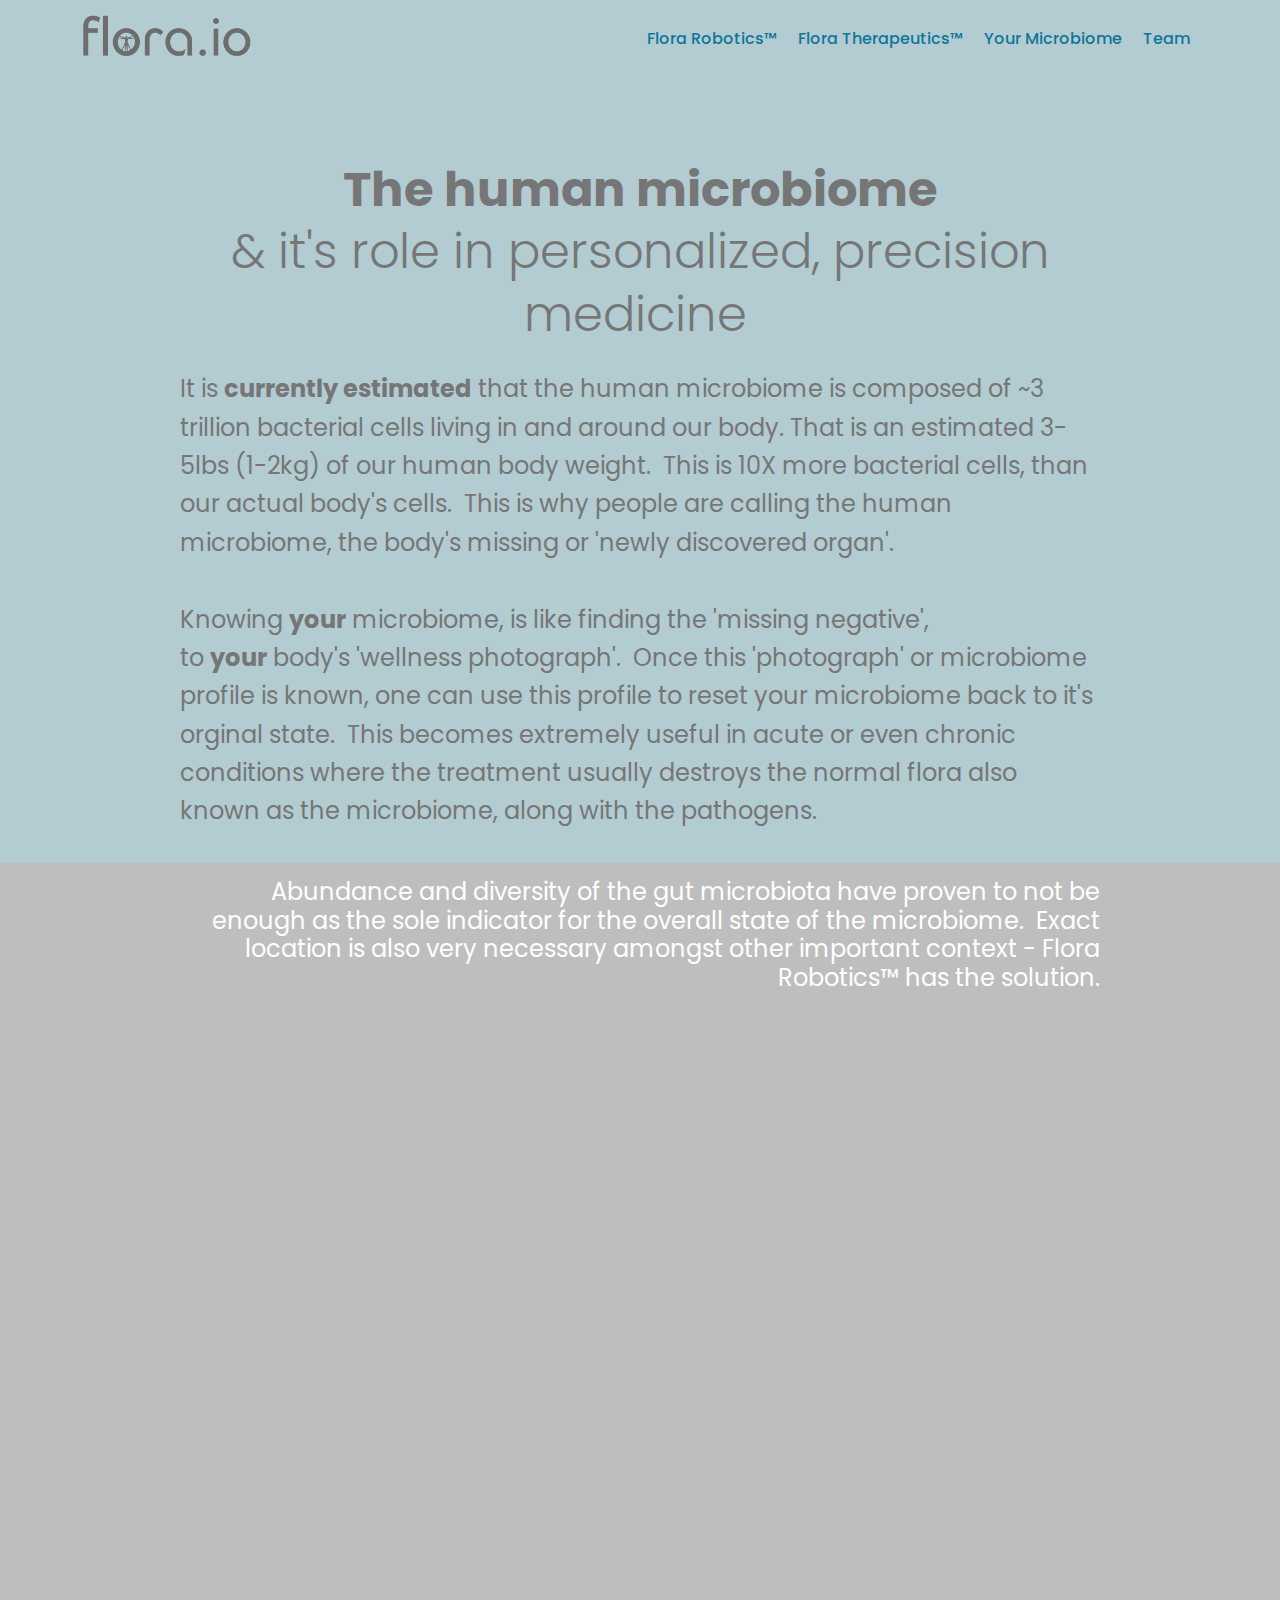
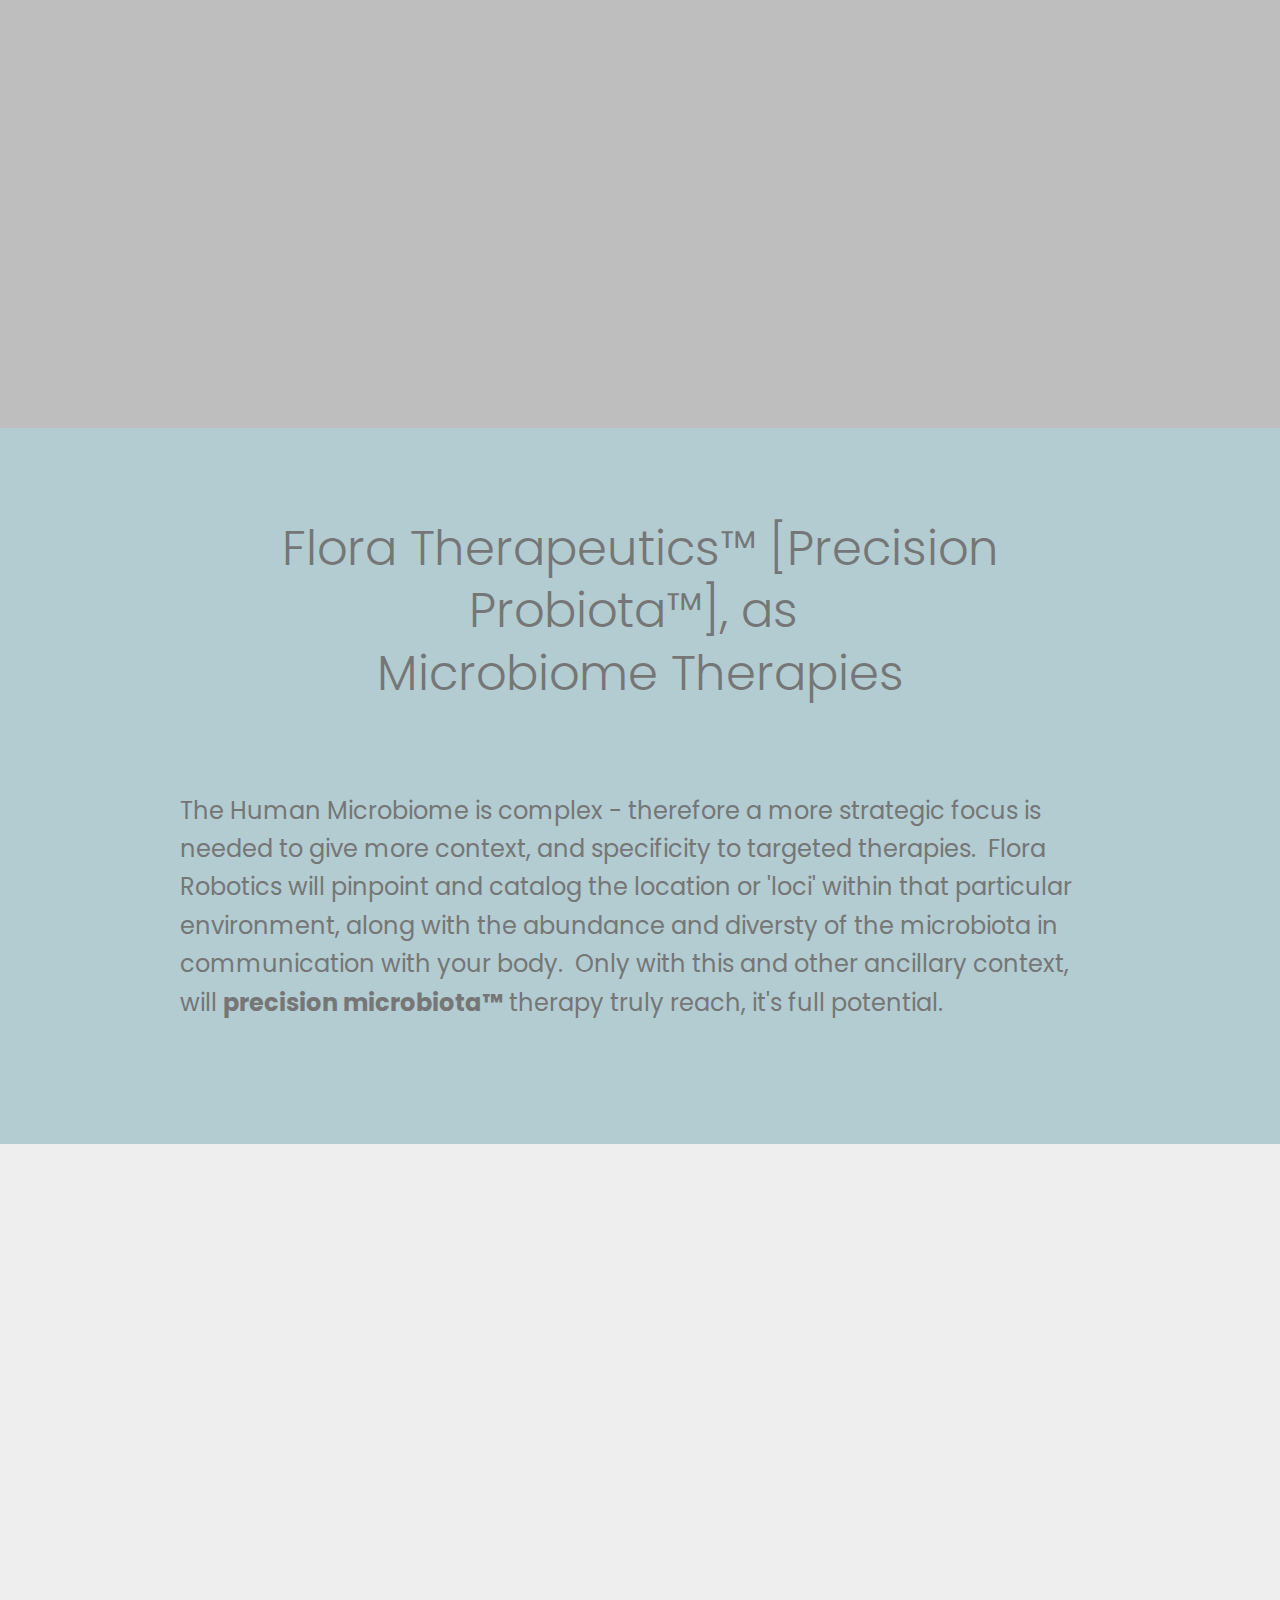
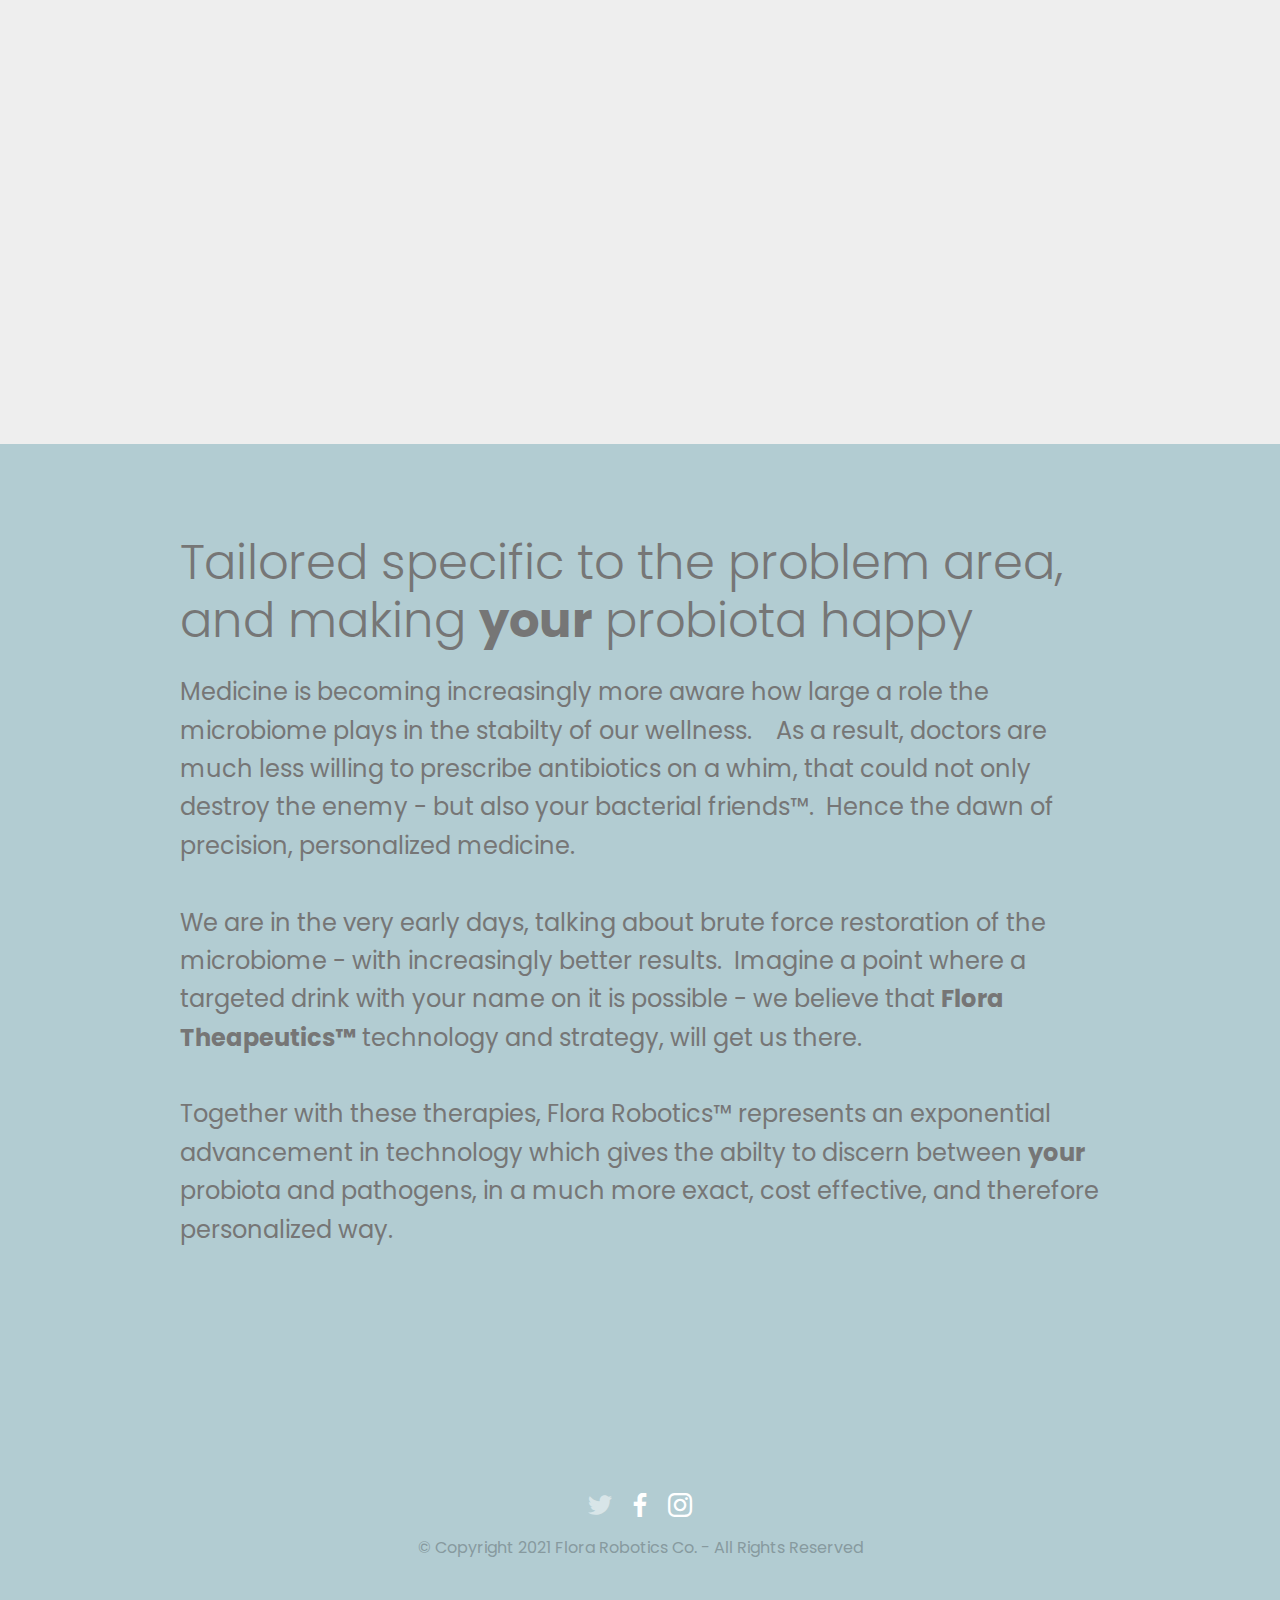
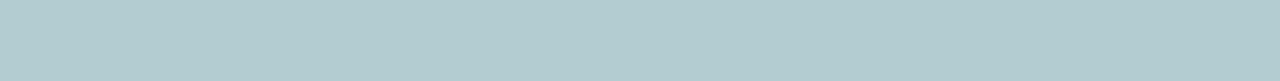
<file: page2.html>
<!DOCTYPE html>
<html  >
<head>
  <!-- Site made with Mobirise Website Builder v4.9.7, https://mobirise.com -->
  <meta charset="UTF-8">
  <meta http-equiv="X-UA-Compatible" content="IE=edge">
  <meta name="generator" content="Mobirise v4.9.7, mobirise.com">
  <meta name="viewport" content="width=device-width, initial-scale=1, minimum-scale=1">
  <link rel="shortcut icon" href="assets/images/separately-logo-white-180x180px-3x-1.png" type="image/x-icon">
  <meta name="description" content="Your MicroBiome">
  
  <title>Your Microbiome</title>
  <link rel="stylesheet" href="assets/web/assets/mobirise-icons/mobirise-icons.css">
  <link rel="stylesheet" href="assets/tether/tether.min.css">
  <link rel="stylesheet" href="assets/bootstrap/css/bootstrap.min.css">
  <link rel="stylesheet" href="assets/bootstrap/css/bootstrap-grid.min.css">
  <link rel="stylesheet" href="assets/bootstrap/css/bootstrap-reboot.min.css">
  <link rel="stylesheet" href="assets/socicon/css/styles.css">
  <link rel="stylesheet" href="assets/dropdown/css/style.css">
  <link rel="stylesheet" href="assets/theme/css/style.css">
  <link rel="stylesheet" href="assets/mobirise/css/mbr-additional.css" type="text/css">
  
  
  
</head>
<body>

<!-- Google Analytics -->
<!-- Global site tag (gtag.js) - Google Analytics -->
<script async src="https://www.googletagmanager.com/gtag/js?id=UA-174964727-1"></script>
<script>
  window.dataLayer = window.dataLayer || [];
  function gtag(){dataLayer.push(arguments);}
  gtag('js', new Date());

  gtag('config', 'UA-174964727-1');
</script>

<!-- /Google Analytics -->


  <section class="menu cid-r800KDMNKw" once="menu" id="menu2-4">

    

    <nav class="navbar navbar-expand beta-menu navbar-dropdown align-items-center navbar-fixed-top navbar-toggleable-sm">
        <button class="navbar-toggler navbar-toggler-right" type="button" data-toggle="collapse" data-target="#navbarSupportedContent" aria-controls="navbarSupportedContent" aria-expanded="false" aria-label="Toggle navigation">
            <div class="hamburger">
                <span></span>
                <span></span>
                <span></span>
                <span></span>
            </div>
        </button>
        <div class="menu-logo">
            <div class="navbar-brand">
                <span class="navbar-logo">
                    <a href="https://flora.io">
                        <img src="assets/images/logo.flora-sign-322x114.png" alt="Mobirise" title="" style="height: 3.8rem;">
                    </a>
                </span>
                
            </div>
        </div>
        <div class="collapse navbar-collapse" id="navbarSupportedContent">
            <ul class="navbar-nav nav-dropdown nav-right" data-app-modern-menu="true"><li class="nav-item">
                    <a class="nav-link link text-primary display-4" href="http://flora.io">Flora Robotics™</a>
                </li><li class="nav-item"><a class="nav-link link text-primary display-4" href="page5.html">Flora Therapeutics™</a></li><li class="nav-item"><a class="nav-link link text-primary display-4" href="page2.html">Your Microbiome</a></li><li class="nav-item"><a class="nav-link link text-primary display-4" href="page1.html">Team</a></li></ul>
            
        </div>
    </nav>
</section>

<section class="engine"><a href="https://mobirise.info/a">online website builder</a></section><section class="header1 cid-r8xWdwm5Bh" id="header1-u">

    

    

    <div class="container">
        <div class="row justify-content-md-center">
            <div class="mbr-white col-md-10">
                <h1 class="mbr-section-title align-center mbr-bold pb-3 mbr-fonts-style display-2"></h1>
                <h3 class="mbr-section-subtitle align-center mbr-light pb-3 mbr-fonts-style display-2"><strong>The human microbiome </strong><strong><br></strong>&amp; it's role in personalized, precision medicine<strong>&nbsp;</strong></h3>
                <p class="mbr-text align-center pb-3 mbr-fonts-style display-5">It is <strong>currently estimated</strong>&nbsp;that the human microbiome is composed of ~3 trillion bacterial cells living in and around our body. That is an estimated 3-5lbs (1-2kg) of our human body weight. &nbsp;This is 10X more bacterial cells, than our actual body's cells. &nbsp;This is why people are calling the human microbiome, the body's missing or 'newly discovered organ'.<br><br>Knowing <strong>your</strong> microbiome, is like finding the 'missing negative',<br> to <strong>your</strong> body's 'wellness photograph'. &nbsp;Once this 'photograph' or microbiome profile is known, one can use this profile to reset your microbiome back to it's orginal state. &nbsp;This becomes extremely useful in acute or even chronic conditions where the treatment usually destroys the normal flora also known as the microbiome, along with the pathogens. &nbsp;</p>
                
            </div>
        </div>
    </div>

</section>

<section class="header6 cid-r8ydITXtpX" data-bg-video="https://www.youtube.com/embed/4qlmce0sRxU?rel=0&amp;showinfo=0&amp;autoplay=1&amp;loop=1" id="header6-w">

    

    <div class="mbr-overlay" style="opacity: 0.2; background-color: rgb(0, 0, 0);">
    </div>

    <div class="container">
        <div class="row justify-content-md-center">
            <div class="mbr-white col-md-10">
                <h1 class="mbr-section-title align-center mbr-bold pb-3 mbr-fonts-style display-5"><span style="font-weight: normal;">Abundance and diversity of the gut microbiota have proven to not be enough as the sole indicator for the overall state of the microbiome. &nbsp;Exact location is also very necessary amongst other important context - Flora Robotics™ has the solution.</span><br><br><br><br><br><br><span style="font-weight: normal;"><br></span><br><br><br><br><br><br><br><span style="font-weight: normal;"><br></span></h1>
                <p class="mbr-text align-center pb-3 mbr-fonts-style display-5"><br><br><br><br><br><br><br><br><br><br><br><br><br><br><br></p>
                
            </div>
        </div>
    </div>

    
</section>

<section class="header1 cid-r8zxyD48Nn" id="header1-12">

    

    

    <div class="container">
        <div class="row justify-content-md-center">
            <div class="mbr-white col-md-10">
                
                <h3 class="mbr-section-subtitle align-center mbr-light pb-3 mbr-fonts-style display-2">Flora Therapeutics™ [Precision Probiota™], as&nbsp;<br>Microbiome Therapies<div><br></div></h3>
                <p class="mbr-text align-center pb-3 mbr-fonts-style display-5">The Human Microbiome is complex - therefore a more strategic focus is needed to give more context, and specificity to targeted therapies. &nbsp;Flora Robotics will pinpoint and catalog the location or 'loci' within that particular environment, along with the abundance and diversty of the microbiota in communication with your body. &nbsp;Only with this and other ancillary context, will <strong>precision microbiota™</strong> therapy truly reach, it's full potential.<br></p>
                
            </div>
        </div>
    </div>

</section>

<section class="header1 cid-r8zxfUehvZ mbr-fullscreen mbr-parallax-background" id="header1-11">

    

    

    <div class="container">
        <div class="row justify-content-md-center">
            <div class="mbr-white col-md-10">
                
                
                <p class="mbr-text align-center pb-3 mbr-fonts-style display-5"><br><br></p>
                
            </div>
        </div>
    </div>

</section>

<section class="header5 cid-r8xSyf8eGt" id="header5-t">

    

    
    <div class="container">
        <div class="row justify-content-center">
            <div class="mbr-white col-md-10">
                <h1 class="mbr-section-title align-center pb-3 mbr-fonts-style display-2">Tailored specific to the problem area, and making <strong>your</strong> probiota happy</h1>
                <p class="mbr-text align-center display-5 pb-3 mbr-fonts-style">Medicine is becoming increasingly more aware how large a role the microbiome plays in the stabilty of our wellness. &nbsp; &nbsp;As a result, doctors are much less willing to prescribe antibiotics on a whim, that could not only destroy the enemy - but also your bacterial friends™. &nbsp;Hence the dawn of precision, personalized medicine.<br><br>We are in the very early days, talking about brute force restoration of the microbiome - with increasingly better results. &nbsp;Imagine a point where a targeted drink with your name on it is possible - we believe that&nbsp;<strong>Flora Theapeutics™</strong> technology and strategy, will get us there. &nbsp;<br><br>Together with these therapies, Flora Robotics™ represents an exponential advancement in technology which gives the abilty to discern between <strong>your</strong> probiota and pathogens, in a much more exact, cost effective, and therefore personalized way.</p>
                
            </div>
        </div>
    </div>

    
</section>

<section once="" class="cid-r8pxz4k21Y" id="footer7-e">

    

    

    <div class="container">
        <div class="media-container-row align-center mbr-white">
            
            <div class="row social-row">
                <div class="social-list align-right pb-2">
                    
                    
                    
                    
                    
                    
                <div class="soc-item">
                        <a href="https://twitter.com/flora_therapy">
                            <span class="mbr-iconfont mbr-iconfont-social socicon-twitter socicon"></span>
                        </a>
                    </div><div class="soc-item">
                        
                            <span class="mbr-iconfont mbr-iconfont-social socicon-facebook socicon"></span>
                        
                    </div><div class="soc-item">
                        
                            <span class="mbr-iconfont mbr-iconfont-social socicon-instagram socicon"></span>
                        
                    </div></div>
            </div>
            <div class="row row-copirayt">
                <p class="mbr-text mb-0 mbr-fonts-style mbr-white align-center display-7">
                    © Copyright 2021 Flora Robotics Co. - All Rights Reserved
                </p>
            </div>
        </div>
    </div>
</section>


  <script src="assets/web/assets/jquery/jquery.min.js"></script>
  <script src="assets/popper/popper.min.js"></script>
  <script src="assets/tether/tether.min.js"></script>
  <script src="assets/bootstrap/js/bootstrap.min.js"></script>
  <script src="assets/smoothscroll/smooth-scroll.js"></script>
  <script src="assets/touchswipe/jquery.touch-swipe.min.js"></script>
  <script src="assets/ytplayer/jquery.mb.ytplayer.min.js"></script>
  <script src="assets/vimeoplayer/jquery.mb.vimeo_player.js"></script>
  <script src="assets/parallax/jarallax.min.js"></script>
  <script src="assets/dropdown/js/script.min.js"></script>
  <script src="assets/theme/js/script.js"></script>
  
  
</body>
</html>
</file>
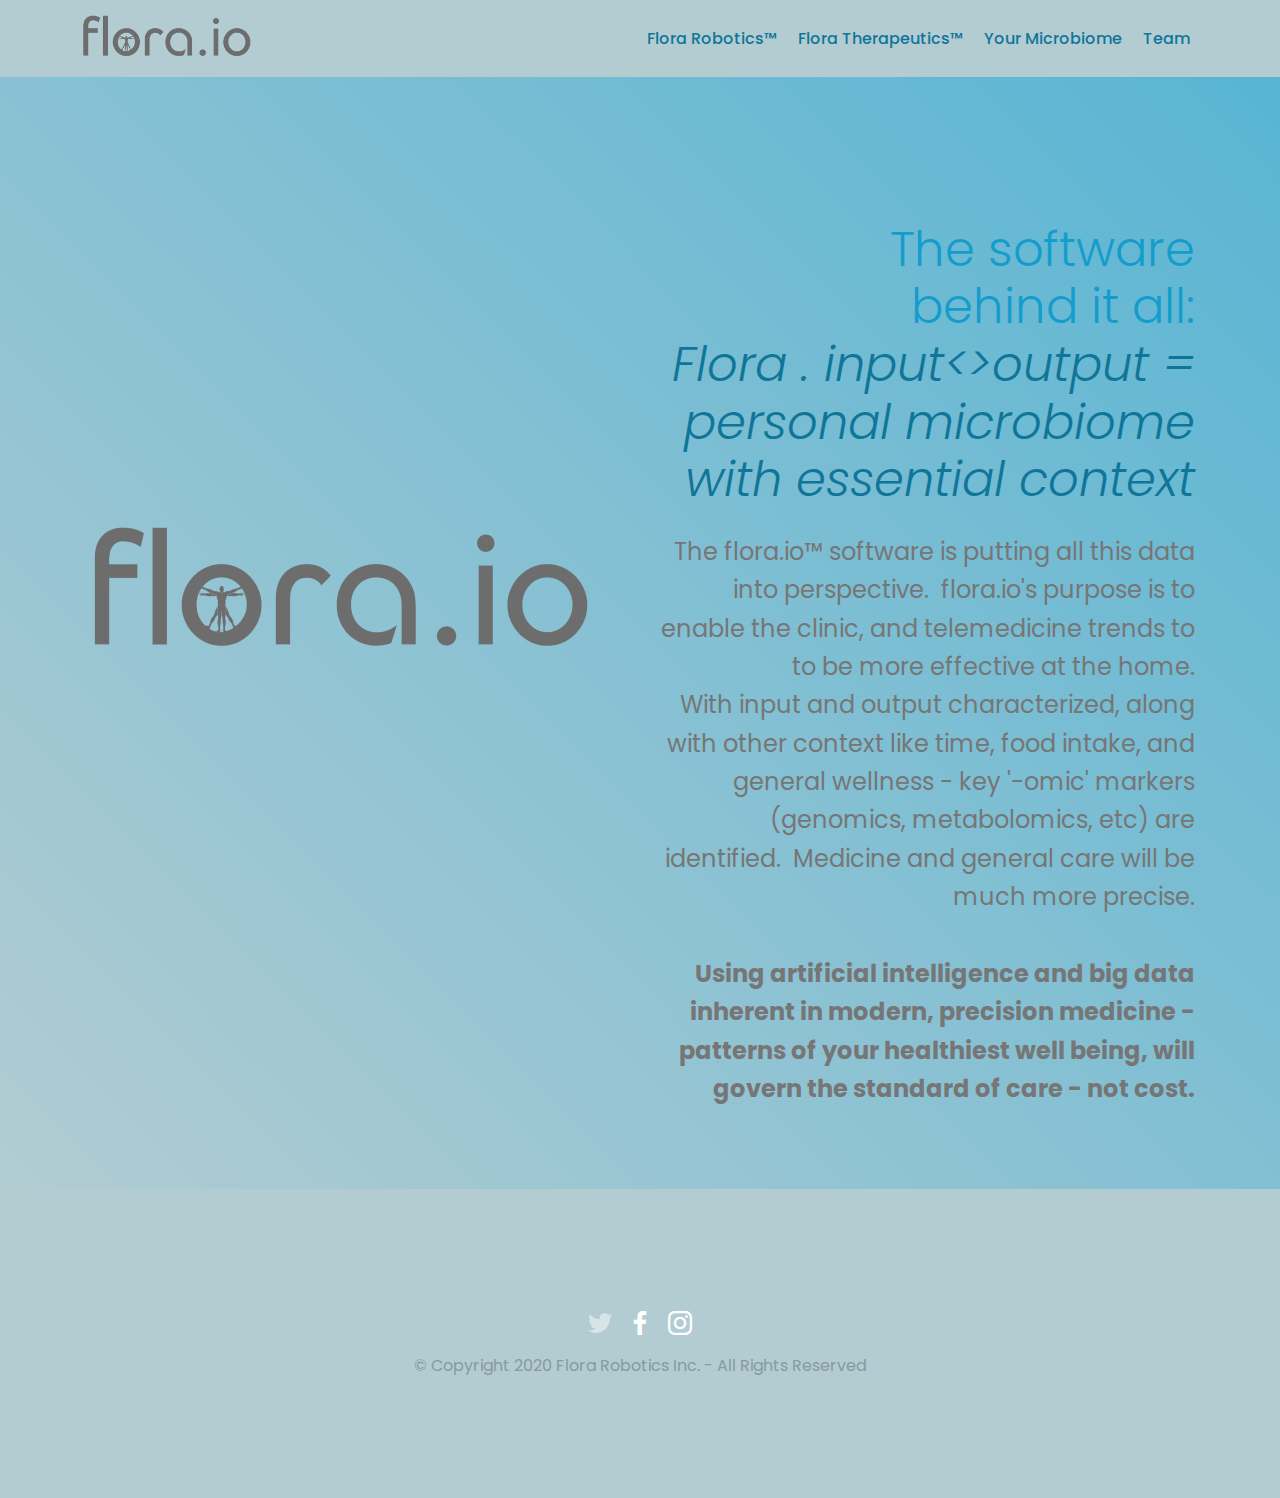
<file: page4.html>
<!DOCTYPE html>
<html  >
<head>
  <!-- Site made with Mobirise Website Builder v4.9.7, https://mobirise.com -->
  <meta charset="UTF-8">
  <meta http-equiv="X-UA-Compatible" content="IE=edge">
  <meta name="generator" content="Mobirise v4.9.7, mobirise.com">
  <meta name="viewport" content="width=device-width, initial-scale=1, minimum-scale=1">
  <link rel="shortcut icon" href="assets/images/separately-logo-white-180x180px-3x-128x128.png" type="image/x-icon">
  <meta name="description" content="Website Generator Description">
  
  <title>flora.io™</title>
  <link rel="stylesheet" href="assets/web/assets/mobirise-icons/mobirise-icons.css">
  <link rel="stylesheet" href="assets/tether/tether.min.css">
  <link rel="stylesheet" href="assets/bootstrap/css/bootstrap.min.css">
  <link rel="stylesheet" href="assets/bootstrap/css/bootstrap-grid.min.css">
  <link rel="stylesheet" href="assets/bootstrap/css/bootstrap-reboot.min.css">
  <link rel="stylesheet" href="assets/dropdown/css/style.css">
  <link rel="stylesheet" href="assets/socicon/css/styles.css">
  <link rel="stylesheet" href="assets/theme/css/style.css">
  <link rel="stylesheet" href="assets/mobirise/css/mbr-additional.css" type="text/css">
  
  
  
</head>
<body>
  <section class="menu cid-r800KDMNKw" once="menu" id="menu2-y">

    

    <nav class="navbar navbar-expand beta-menu navbar-dropdown align-items-center navbar-fixed-top navbar-toggleable-sm">
        <button class="navbar-toggler navbar-toggler-right" type="button" data-toggle="collapse" data-target="#navbarSupportedContent" aria-controls="navbarSupportedContent" aria-expanded="false" aria-label="Toggle navigation">
            <div class="hamburger">
                <span></span>
                <span></span>
                <span></span>
                <span></span>
            </div>
        </button>
        <div class="menu-logo">
            <div class="navbar-brand">
                <span class="navbar-logo">
                    <a href="https://flora.io">
                        <img src="assets/images/logo.flora-sign-322x114.png" alt="Mobirise" title="" style="height: 3.8rem;">
                    </a>
                </span>
                
            </div>
        </div>
        <div class="collapse navbar-collapse" id="navbarSupportedContent">
            <ul class="navbar-nav nav-dropdown nav-right" data-app-modern-menu="true"><li class="nav-item">
                    <a class="nav-link link text-primary display-4" href="http://flora.io">Flora Robotics™</a>
                </li><li class="nav-item"><a class="nav-link link text-primary display-4" href="https://flora.io/page5.html">Flora Therapeutics™</a></li><li class="nav-item"><a class="nav-link link text-primary display-4" href="page2.html">Your Microbiome</a></li><li class="nav-item"><a class="nav-link link text-primary display-4" href="page1.html">Team</a></li></ul>
            
        </div>
    </nav>
</section>

<section class="engine"><a href="https://mobirise.info/u">bootstrap html templates</a></section><section class="header3 cid-r8zowej42V mbr-fullscreen" id="header3-10">

    

    

    <div class="container">
        <div class="media-container-row">
            <div class="mbr-figure" style="width: 100%;">
                <img src="assets/images/logo.flora-sign-1014x358.png" alt="Mobirise" title="">
            </div>

            <div class="media-content">
                <h1 class="mbr-section-title mbr-white pb-3 mbr-fonts-style display-2">
                    <br><br><br>The software <br>behind it all: <br><font color="#0f7699"><em>Flora . input&lt;&gt;output = personal microbiome with essential context</em></font></h1>
                
                <div class="mbr-section-text mbr-white pb-3 ">
                    <p class="mbr-text mbr-fonts-style display-5">The flora.io™ software is putting all this data into perspective. &nbsp;flora.io's purpose is to enable the clinic, and telemedicine trends to to be more effective at the home. <br>With input and output characterized, along with other context like time, food intake, and general wellness - key '-omic' markers (genomics, metabolomics, etc) are identified. &nbsp;Medicine and general care will be much more precise.<br><br><strong>Using artificial intelligence and big data inherent in modern, precision medicine - patterns of your healthiest well being, will govern the standard of care - not cost.</strong></p>
                </div>
                
            </div>
        </div>
    </div>

</section>

<section once="" class="cid-r8pxz4k21Y" id="footer7-z">

    

    

    <div class="container">
        <div class="media-container-row align-center mbr-white">
            
            <div class="row social-row">
                <div class="social-list align-right pb-2">
                    
                    
                    
                    
                    
                    
                <div class="soc-item">
                        <a href="https://twitter.com/flora_therapy">
                            <span class="mbr-iconfont mbr-iconfont-social socicon-twitter socicon"></span>
                        </a>
                    </div><div class="soc-item">
                        
                            <span class="mbr-iconfont mbr-iconfont-social socicon-facebook socicon"></span>
                        
                    </div><div class="soc-item">
                        
                            <span class="mbr-iconfont mbr-iconfont-social socicon-instagram socicon"></span>
                        
                    </div></div>
            </div>
            <div class="row row-copirayt">
                <p class="mbr-text mb-0 mbr-fonts-style mbr-white align-center display-7">
                    © Copyright 2020 Flora Robotics Inc. - All Rights Reserved
                </p>
            </div>
        </div>
    </div>
</section>


  <script src="assets/web/assets/jquery/jquery.min.js"></script>
  <script src="assets/popper/popper.min.js"></script>
  <script src="assets/tether/tether.min.js"></script>
  <script src="assets/bootstrap/js/bootstrap.min.js"></script>
  <script src="assets/smoothscroll/smooth-scroll.js"></script>
  <script src="assets/dropdown/js/script.min.js"></script>
  <script src="assets/touchswipe/jquery.touch-swipe.min.js"></script>
  <script src="assets/theme/js/script.js"></script>
  
  
</body>
</html>
</file>
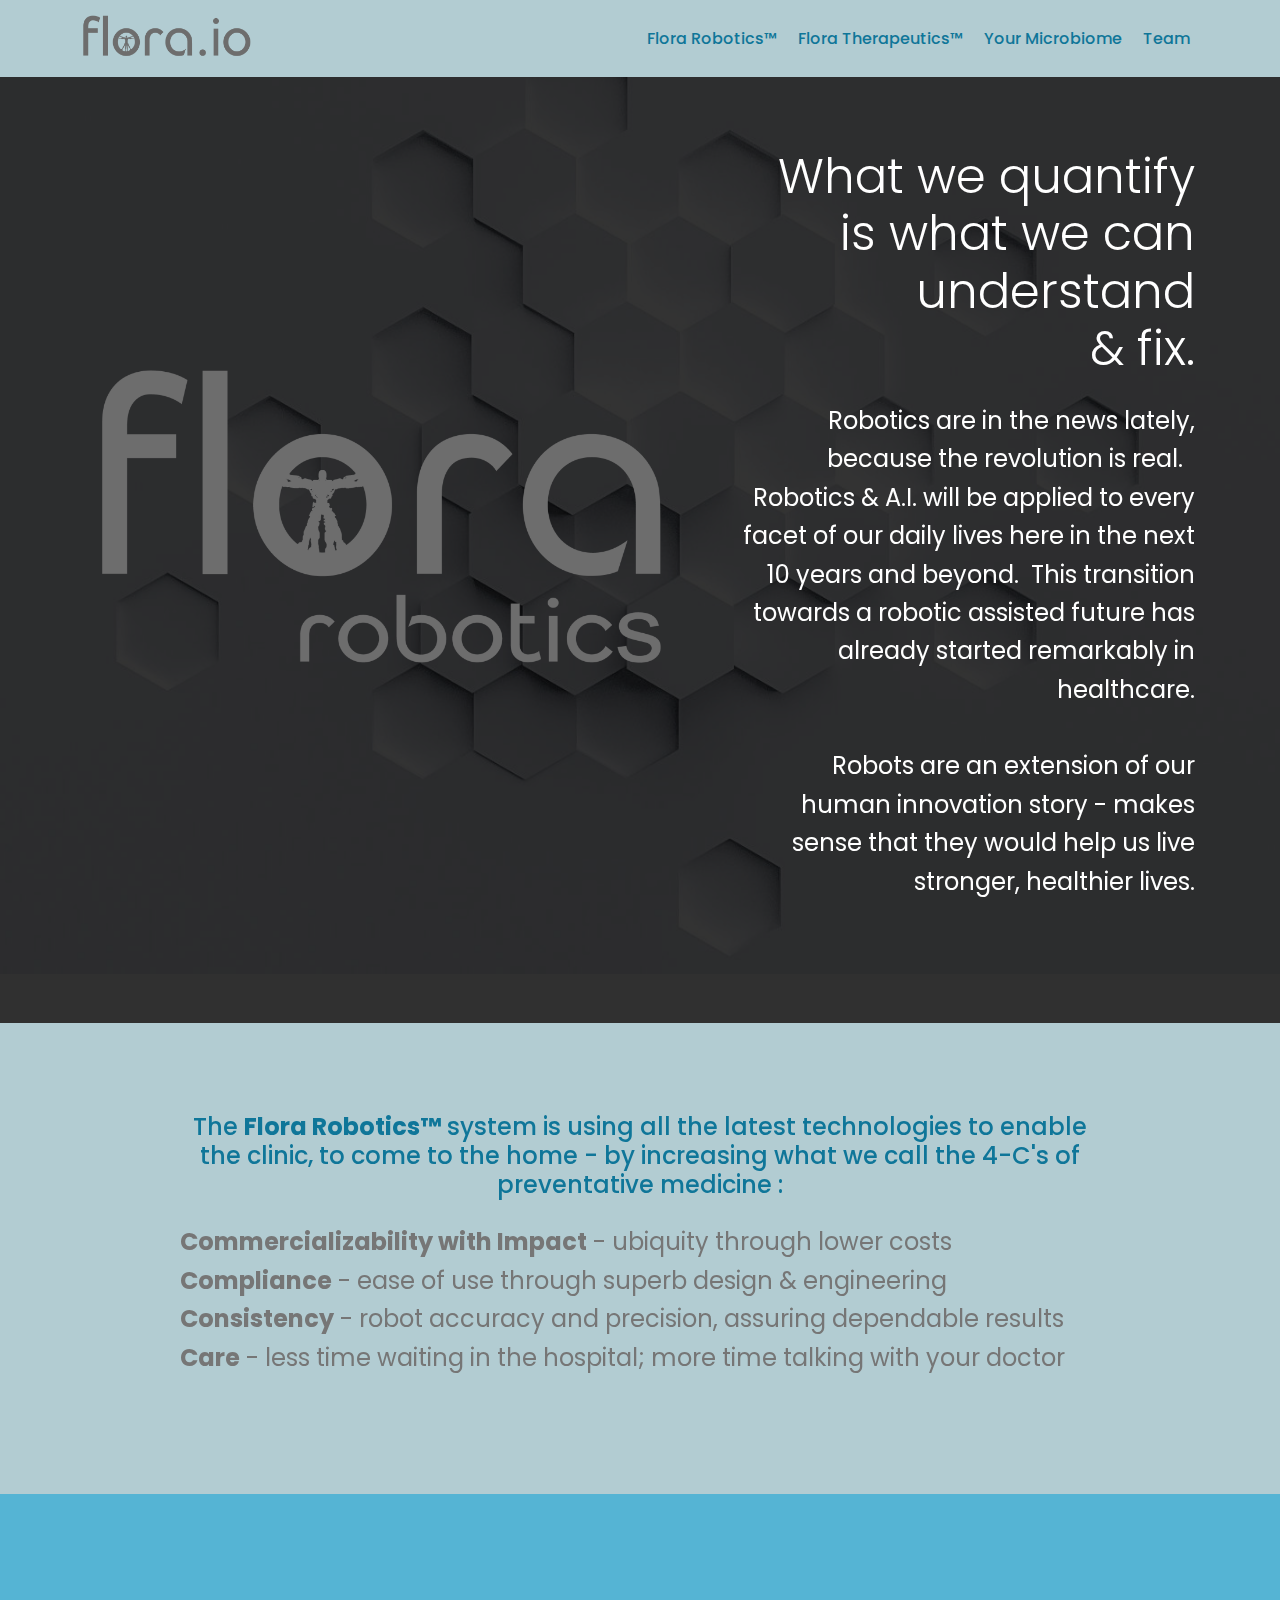
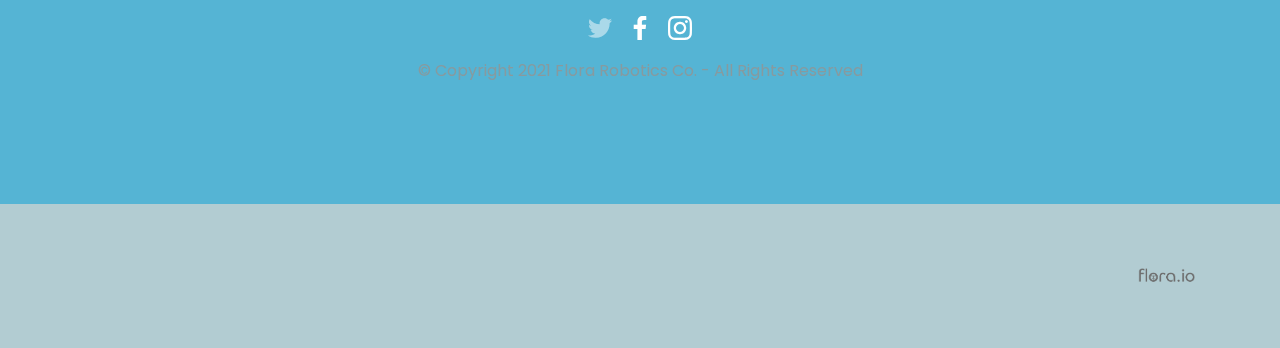
<file: page5.html>
<!DOCTYPE html>
<html  >
<head>
  <!-- Site made with Mobirise Website Builder v4.9.7, https://mobirise.com -->
  <meta charset="UTF-8">
  <meta http-equiv="X-UA-Compatible" content="IE=edge">
  <meta name="generator" content="Mobirise v4.9.7, mobirise.com">
  <meta name="viewport" content="width=device-width, initial-scale=1, minimum-scale=1">
  <link rel="shortcut icon" href="assets/images/separately-logo-white-180x180px-3x-1.png" type="image/x-icon">
  <meta name="description" content="Flora Robotics™">
  
  <title>Flora Robotics™</title>
  <link rel="stylesheet" href="assets/web/assets/mobirise-icons/mobirise-icons.css">
  <link rel="stylesheet" href="assets/tether/tether.min.css">
  <link rel="stylesheet" href="assets/bootstrap/css/bootstrap.min.css">
  <link rel="stylesheet" href="assets/bootstrap/css/bootstrap-grid.min.css">
  <link rel="stylesheet" href="assets/bootstrap/css/bootstrap-reboot.min.css">
  <link rel="stylesheet" href="assets/socicon/css/styles.css">
  <link rel="stylesheet" href="assets/dropdown/css/style.css">
  <link rel="stylesheet" href="assets/theme/css/style.css">
  <link rel="stylesheet" href="assets/mobirise/css/mbr-additional.css" type="text/css">
  
  
  
</head>
<body>

<!-- Google Analytics -->
<!-- Global site tag (gtag.js) - Google Analytics -->
<script async src="https://www.googletagmanager.com/gtag/js?id=UA-174964727-1"></script>
<script>
  window.dataLayer = window.dataLayer || [];
  function gtag(){dataLayer.push(arguments);}
  gtag('js', new Date());

  gtag('config', 'UA-174964727-1');
</script>

<!-- /Google Analytics -->


  <section class="menu cid-r8n0qQ21Ne" once="menu" id="menu2-c">

    

    <nav class="navbar navbar-expand beta-menu navbar-dropdown align-items-center navbar-fixed-top navbar-toggleable-sm">
        <button class="navbar-toggler navbar-toggler-right" type="button" data-toggle="collapse" data-target="#navbarSupportedContent" aria-controls="navbarSupportedContent" aria-expanded="false" aria-label="Toggle navigation">
            <div class="hamburger">
                <span></span>
                <span></span>
                <span></span>
                <span></span>
            </div>
        </button>
        <div class="menu-logo">
            <div class="navbar-brand">
                <span class="navbar-logo">
                    <a href="https://flora.io">
                        <img src="assets/images/logo.flora-sign-322x114.png" alt="Mobirise" title="" style="height: 3.8rem;">
                    </a>
                </span>
                
            </div>
        </div>
        <div class="collapse navbar-collapse" id="navbarSupportedContent">
            <ul class="navbar-nav nav-dropdown nav-right" data-app-modern-menu="true"><li class="nav-item">
                    <a class="nav-link link text-primary display-4" href="http://flora.io">Flora Robotics™</a>
                </li><li class="nav-item"><a class="nav-link link text-primary display-4" href="page5.html">Flora Therapeutics™</a></li><li class="nav-item"><a class="nav-link link text-primary display-4" href="page2.html">Your Microbiome</a></li><li class="nav-item"><a class="nav-link link text-primary display-4" href="page1.html">Team</a></li></ul>
            
        </div>
    </nav>
</section>

<section class="engine"><a href="https://mobirise.info/v">html templates</a></section><section class="header3 cid-r8y0uSyjKj mbr-parallax-background" id="header3-v">

    

    <div class="mbr-overlay" style="opacity: 0.8; background-color: rgb(0, 0, 0);">
    </div>

    <div class="container">
        <div class="media-container-row">
            <div class="mbr-figure" style="width: 135%;">
                <img src="assets/images/logo.flora-robotics-2-1014x620.png" alt="Mobirise" title="">
            </div>

            <div class="media-content">
                <h1 class="mbr-section-title mbr-white pb-3 mbr-fonts-style display-2"><br>What we quantify is what we can understand <br>&amp; fix.</h1>
                
                <div class="mbr-section-text mbr-white pb-3 ">
                    <p class="mbr-text mbr-fonts-style display-5">
                        Robotics are in the news lately, because the revolution is real. &nbsp;<br>Robotics &amp; A.I. will be applied to every facet of our daily lives here in the next 10 years and beyond. &nbsp;This transition towards a robotic assisted future has already started remarkably in healthcare.<br><br>Robots are an extension of our human innovation story - makes sense that they would help us live stronger, healthier lives.</p>
                </div>
                
            </div>
        </div>
    </div>

</section>

<section class="header5 cid-r8pzMvLSTi" id="header5-i">

    

    
    <div class="container">
        <div class="row justify-content-center">
            <div class="mbr-white col-md-10">
                <h1 class="mbr-section-title align-center pb-3 mbr-fonts-style display-5">The <strong>Flora Robotics™</strong> system is using all the latest technologies to enable the clinic, to come to the home - by increasing what we call the 4-C's of preventative medicine :</h1>
                <p class="mbr-text align-center display-5 pb-3 mbr-fonts-style"><strong>Commercializability with Impact</strong>&nbsp;- ubiquity through lower costs<br><strong>Compliance</strong> - ease of use through superb design &amp; engineering<br><strong>Consistency</strong> - robot accuracy and precision, assuring dependable results<br><strong>Care</strong> - less time waiting in the hospital; more time talking with your doctor<br></p><p></p><p></p><p></p><p></p><p><br></p><p></p>
                
            </div>
        </div>
    </div>

    
</section>

<section once="" class="cid-r8k1P1MSE9" id="footer7-d">

    

    

    <div class="container">
        <div class="media-container-row align-center mbr-white">
            
            <div class="row social-row">
                <div class="social-list align-right pb-2">
                    
                    
                    
                    
                    
                    
                <div class="soc-item">
                        <a href="https://twitter.com/flora_therapy">
                            <span class="mbr-iconfont mbr-iconfont-social socicon-twitter socicon"></span>
                        </a>
                    </div><div class="soc-item">
                        
                            <span class="mbr-iconfont mbr-iconfont-social socicon-facebook socicon"></span>
                        
                    </div><div class="soc-item">
                        
                            <span class="mbr-iconfont mbr-iconfont-social socicon-instagram socicon"></span>
                        
                    </div></div>
            </div>
            <div class="row row-copirayt">
                <p class="mbr-text mb-0 mbr-fonts-style mbr-white align-center display-7">
                    © Copyright 2021 Flora Robotics Co. - All Rights Reserved
                </p>
            </div>
        </div>
    </div>
</section>

<section class="testimonials3 cid-s6Q9WbhrRg" id="testimonials3-i">

    

    

    <div class="container">
        <div class="media-container-row">
            <div class="media-content px-3 align-self-center mbr-white py-2">
                <p class="mbr-text testimonial-text mbr-fonts-style display-2"></p>
                <p class="mbr-author-name pt-4 mb-2 mbr-fonts-style display-5"><br><br></p>
                <p class="mbr-author-desc mbr-fonts-style display-7"></p>
            </div>

            <div class="mbr-figure pl-lg-5" style="width: 10%;">
              <img src="assets/images/logo.flora-sign-322x114.png" alt="" title="">
            </div>
        </div>
    </div>
</section>


  <script src="assets/web/assets/jquery/jquery.min.js"></script>
  <script src="assets/popper/popper.min.js"></script>
  <script src="assets/tether/tether.min.js"></script>
  <script src="assets/bootstrap/js/bootstrap.min.js"></script>
  <script src="assets/parallax/jarallax.min.js"></script>
  <script src="assets/dropdown/js/script.min.js"></script>
  <script src="assets/touchswipe/jquery.touch-swipe.min.js"></script>
  <script src="assets/smoothscroll/smooth-scroll.js"></script>
  <script src="assets/theme/js/script.js"></script>
  
  
</body>
</html>
</file>
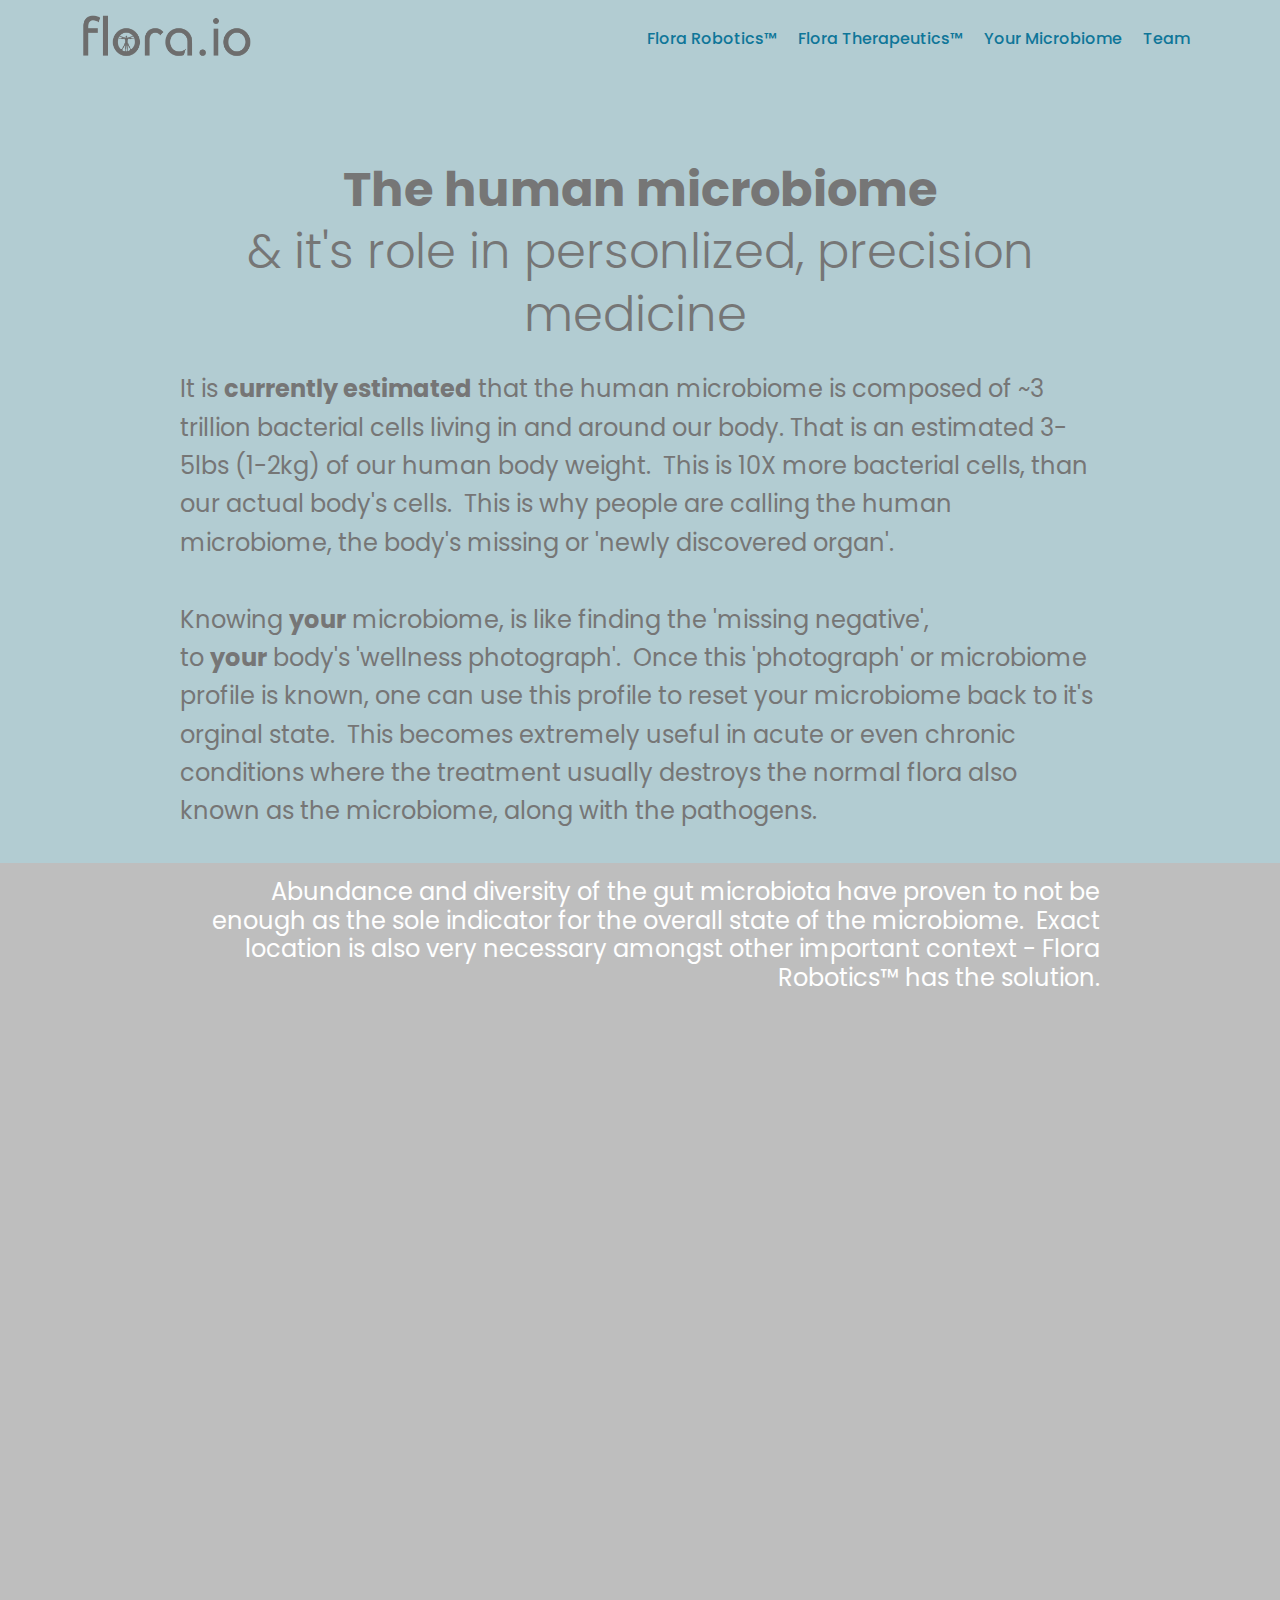
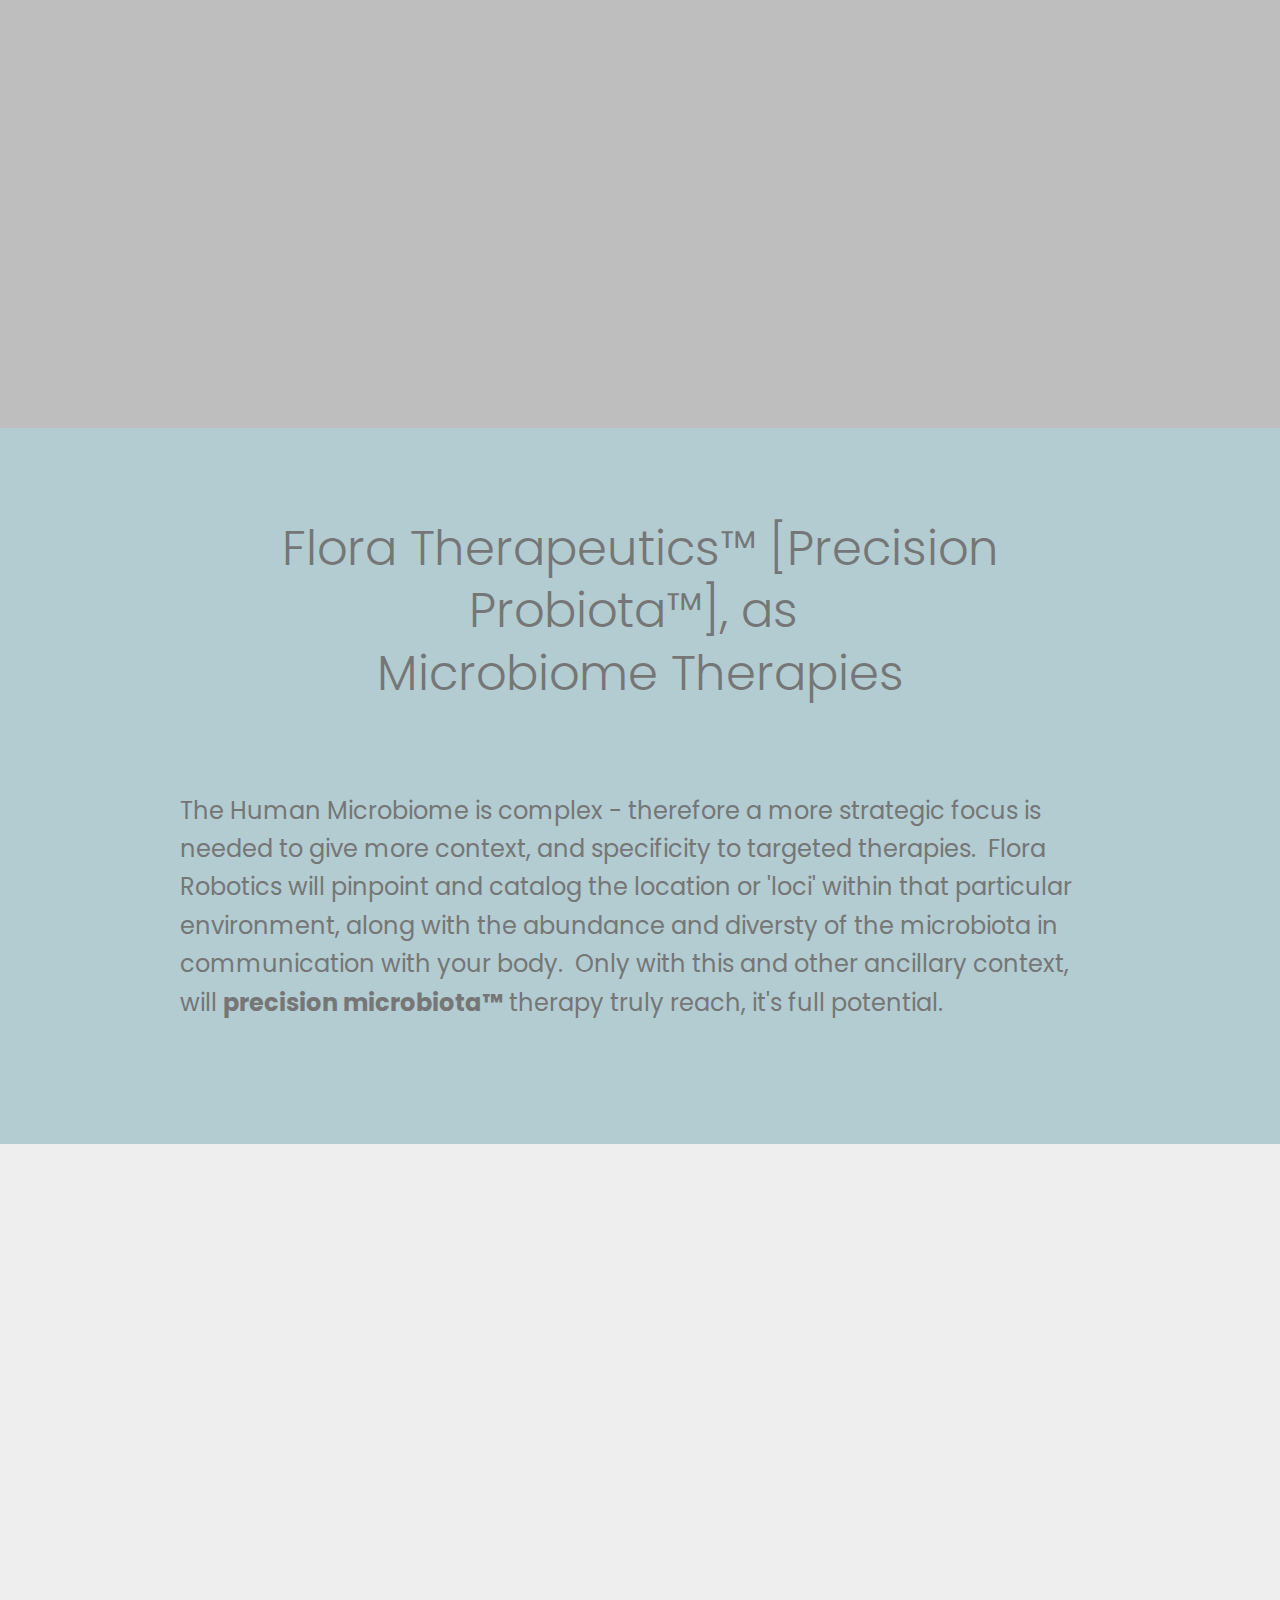
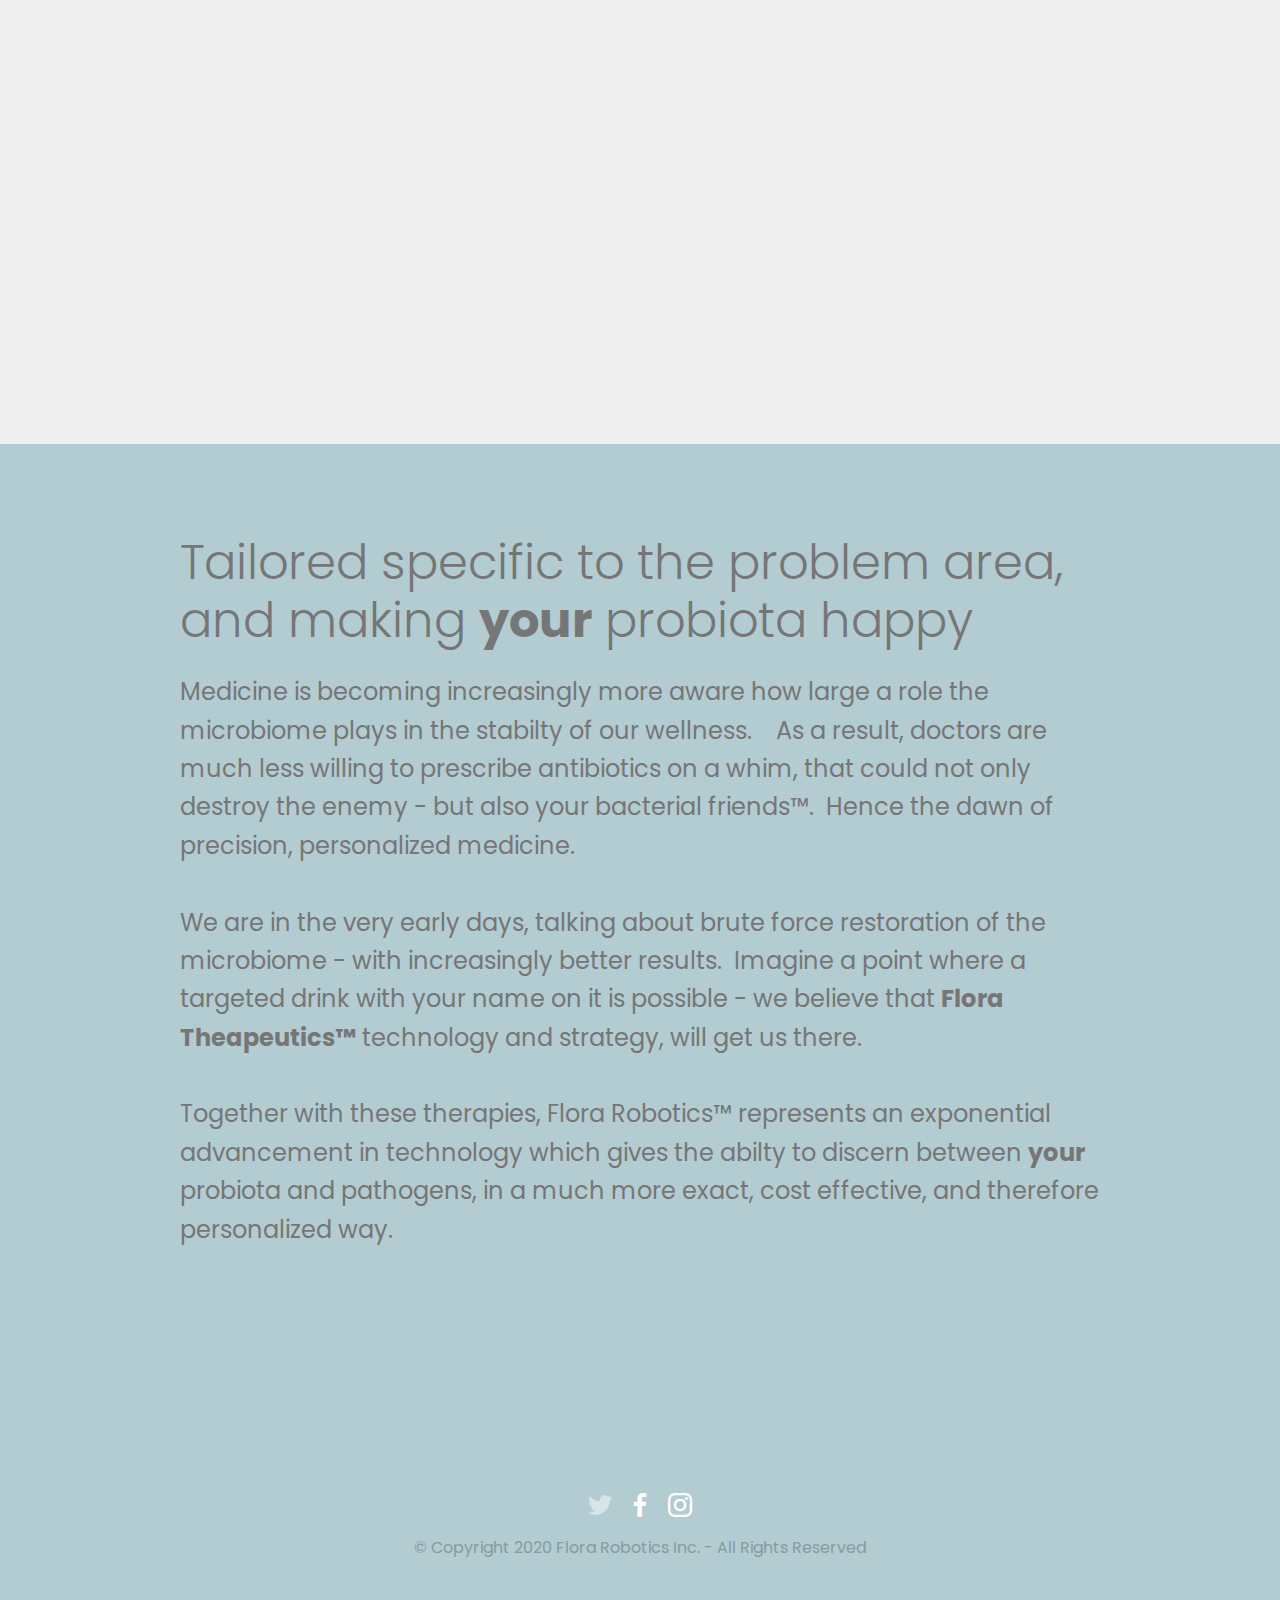
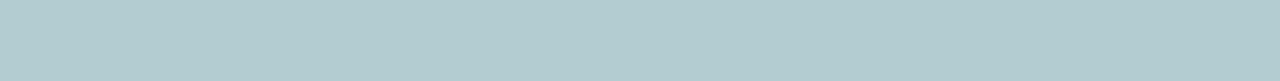
<file: page6.html>
<!DOCTYPE html>
<html  >
<head>
  <!-- Site made with Mobirise Website Builder v4.9.7, https://mobirise.com -->
  <meta charset="UTF-8">
  <meta http-equiv="X-UA-Compatible" content="IE=edge">
  <meta name="generator" content="Mobirise v4.9.7, mobirise.com">
  <meta name="viewport" content="width=device-width, initial-scale=1, minimum-scale=1">
  <link rel="shortcut icon" href="assets/images/separately-logo-white-180x180px-3x-128x128.png" type="image/x-icon">
  <meta name="description" content="Website Builder Description">
  
  <title>Your Microbiome Backup</title>
  <link rel="stylesheet" href="assets/web/assets/mobirise-icons/mobirise-icons.css">
  <link rel="stylesheet" href="assets/tether/tether.min.css">
  <link rel="stylesheet" href="assets/bootstrap/css/bootstrap.min.css">
  <link rel="stylesheet" href="assets/bootstrap/css/bootstrap-grid.min.css">
  <link rel="stylesheet" href="assets/bootstrap/css/bootstrap-reboot.min.css">
  <link rel="stylesheet" href="assets/socicon/css/styles.css">
  <link rel="stylesheet" href="assets/dropdown/css/style.css">
  <link rel="stylesheet" href="assets/theme/css/style.css">
  <link rel="stylesheet" href="assets/mobirise/css/mbr-additional.css" type="text/css">
  
  
  
</head>
<body>
  <section class="menu cid-r800KDMNKw" once="menu" id="menu2-4">

    

    <nav class="navbar navbar-expand beta-menu navbar-dropdown align-items-center navbar-fixed-top navbar-toggleable-sm">
        <button class="navbar-toggler navbar-toggler-right" type="button" data-toggle="collapse" data-target="#navbarSupportedContent" aria-controls="navbarSupportedContent" aria-expanded="false" aria-label="Toggle navigation">
            <div class="hamburger">
                <span></span>
                <span></span>
                <span></span>
                <span></span>
            </div>
        </button>
        <div class="menu-logo">
            <div class="navbar-brand">
                <span class="navbar-logo">
                    <a href="https://flora.io">
                        <img src="assets/images/logo.flora-sign-322x114.png" alt="Mobirise" title="" style="height: 3.8rem;">
                    </a>
                </span>
                
            </div>
        </div>
        <div class="collapse navbar-collapse" id="navbarSupportedContent">
            <ul class="navbar-nav nav-dropdown nav-right" data-app-modern-menu="true"><li class="nav-item">
                    <a class="nav-link link text-primary display-4" href="http://flora.io">Flora Robotics™</a>
                </li><li class="nav-item"><a class="nav-link link text-primary display-4" href="https://flora.io/page5.html">Flora Therapeutics™</a></li><li class="nav-item"><a class="nav-link link text-primary display-4" href="page2.html">Your Microbiome</a></li><li class="nav-item"><a class="nav-link link text-primary display-4" href="page1.html">Team</a></li></ul>
            
        </div>
    </nav>
</section>

<section class="engine"><a href="https://mobirise.info/u">bootstrap responsive templates</a></section><section class="header1 cid-r8xWdwm5Bh" id="header1-u">

    

    

    <div class="container">
        <div class="row justify-content-md-center">
            <div class="mbr-white col-md-10">
                <h1 class="mbr-section-title align-center mbr-bold pb-3 mbr-fonts-style display-2"></h1>
                <h3 class="mbr-section-subtitle align-center mbr-light pb-3 mbr-fonts-style display-2"><strong>The human microbiome </strong><strong><br></strong>&amp; it's role in personlized, precision medicine<strong>&nbsp;</strong></h3>
                <p class="mbr-text align-center pb-3 mbr-fonts-style display-5">It is <strong>currently estimated</strong>&nbsp;that the human microbiome is composed of ~3 trillion bacterial cells living in and around our body. That is an estimated 3-5lbs (1-2kg) of our human body weight. &nbsp;This is 10X more bacterial cells, than our actual body's cells. &nbsp;This is why people are calling the human microbiome, the body's missing or 'newly discovered organ'.<br><br>Knowing <strong>your</strong> microbiome, is like finding the 'missing negative',<br> to <strong>your</strong> body's 'wellness photograph'. &nbsp;Once this 'photograph' or microbiome profile is known, one can use this profile to reset your microbiome back to it's orginal state. &nbsp;This becomes extremely useful in acute or even chronic conditions where the treatment usually destroys the normal flora also known as the microbiome, along with the pathogens. &nbsp;</p>
                
            </div>
        </div>
    </div>

</section>

<section class="header6 cid-r8ydITXtpX" data-bg-video="https://www.youtube.com/embed/4qlmce0sRxU?rel=0&amp;showinfo=0&amp;autoplay=1&amp;loop=1" id="header6-w">

    

    <div class="mbr-overlay" style="opacity: 0.2; background-color: rgb(0, 0, 0);">
    </div>

    <div class="container">
        <div class="row justify-content-md-center">
            <div class="mbr-white col-md-10">
                <h1 class="mbr-section-title align-center mbr-bold pb-3 mbr-fonts-style display-5"><span style="font-weight: normal;">Abundance and diversity of the gut microbiota have proven to not be enough as the sole indicator for the overall state of the microbiome. &nbsp;Exact location is also very necessary amongst other important context - Flora Robotics™ has the solution.</span><br><br><br><br><br><br><span style="font-weight: normal;"><br></span><br><br><br><br><br><br><br><span style="font-weight: normal;"><br></span></h1>
                <p class="mbr-text align-center pb-3 mbr-fonts-style display-5"><br><br><br><br><br><br><br><br><br><br><br><br><br><br><br></p>
                
            </div>
        </div>
    </div>

    
</section>

<section class="header1 cid-r8zxyD48Nn" id="header1-12">

    

    

    <div class="container">
        <div class="row justify-content-md-center">
            <div class="mbr-white col-md-10">
                
                <h3 class="mbr-section-subtitle align-center mbr-light pb-3 mbr-fonts-style display-2">Flora Therapeutics™ [Precision Probiota™], as&nbsp;<br>Microbiome Therapies<div><br></div></h3>
                <p class="mbr-text align-center pb-3 mbr-fonts-style display-5">The Human Microbiome is complex - therefore a more strategic focus is needed to give more context, and specificity to targeted therapies. &nbsp;Flora Robotics will pinpoint and catalog the location or 'loci' within that particular environment, along with the abundance and diversty of the microbiota in communication with your body. &nbsp;Only with this and other ancillary context, will <strong>precision microbiota™</strong> therapy truly reach, it's full potential.<br></p>
                
            </div>
        </div>
    </div>

</section>

<section class="header1 cid-r8zxfUehvZ mbr-fullscreen mbr-parallax-background" id="header1-11">

    

    

    <div class="container">
        <div class="row justify-content-md-center">
            <div class="mbr-white col-md-10">
                
                
                <p class="mbr-text align-center pb-3 mbr-fonts-style display-5"><br><br></p>
                
            </div>
        </div>
    </div>

</section>

<section class="header5 cid-r8xSyf8eGt" id="header5-t">

    

    
    <div class="container">
        <div class="row justify-content-center">
            <div class="mbr-white col-md-10">
                <h1 class="mbr-section-title align-center pb-3 mbr-fonts-style display-2">Tailored specific to the problem area, and making <strong>your</strong> probiota happy</h1>
                <p class="mbr-text align-center display-5 pb-3 mbr-fonts-style">Medicine is becoming increasingly more aware how large a role the microbiome plays in the stabilty of our wellness. &nbsp; &nbsp;As a result, doctors are much less willing to prescribe antibiotics on a whim, that could not only destroy the enemy - but also your bacterial friends™. &nbsp;Hence the dawn of precision, personalized medicine.<br><br>We are in the very early days, talking about brute force restoration of the microbiome - with increasingly better results. &nbsp;Imagine a point where a targeted drink with your name on it is possible - we believe that&nbsp;<strong>Flora Theapeutics™</strong> technology and strategy, will get us there. &nbsp;<br><br>Together with these therapies, Flora Robotics™ represents an exponential advancement in technology which gives the abilty to discern between <strong>your</strong> probiota and pathogens, in a much more exact, cost effective, and therefore personalized way.</p>
                
            </div>
        </div>
    </div>

    
</section>

<section once="" class="cid-r8pxz4k21Y" id="footer7-e">

    

    

    <div class="container">
        <div class="media-container-row align-center mbr-white">
            
            <div class="row social-row">
                <div class="social-list align-right pb-2">
                    
                    
                    
                    
                    
                    
                <div class="soc-item">
                        <a href="https://twitter.com/flora_therapy">
                            <span class="mbr-iconfont mbr-iconfont-social socicon-twitter socicon"></span>
                        </a>
                    </div><div class="soc-item">
                        
                            <span class="mbr-iconfont mbr-iconfont-social socicon-facebook socicon"></span>
                        
                    </div><div class="soc-item">
                        
                            <span class="mbr-iconfont mbr-iconfont-social socicon-instagram socicon"></span>
                        
                    </div></div>
            </div>
            <div class="row row-copirayt">
                <p class="mbr-text mb-0 mbr-fonts-style mbr-white align-center display-7">
                    © Copyright 2020 Flora Robotics Inc. - All Rights Reserved
                </p>
            </div>
        </div>
    </div>
</section>


  <script src="assets/web/assets/jquery/jquery.min.js"></script>
  <script src="assets/popper/popper.min.js"></script>
  <script src="assets/tether/tether.min.js"></script>
  <script src="assets/bootstrap/js/bootstrap.min.js"></script>
  <script src="assets/smoothscroll/smooth-scroll.js"></script>
  <script src="assets/touchswipe/jquery.touch-swipe.min.js"></script>
  <script src="assets/ytplayer/jquery.mb.ytplayer.min.js"></script>
  <script src="assets/vimeoplayer/jquery.mb.vimeo_player.js"></script>
  <script src="assets/parallax/jarallax.min.js"></script>
  <script src="assets/dropdown/js/script.min.js"></script>
  <script src="assets/theme/js/script.js"></script>
  
  
</body>
</html>
</file>
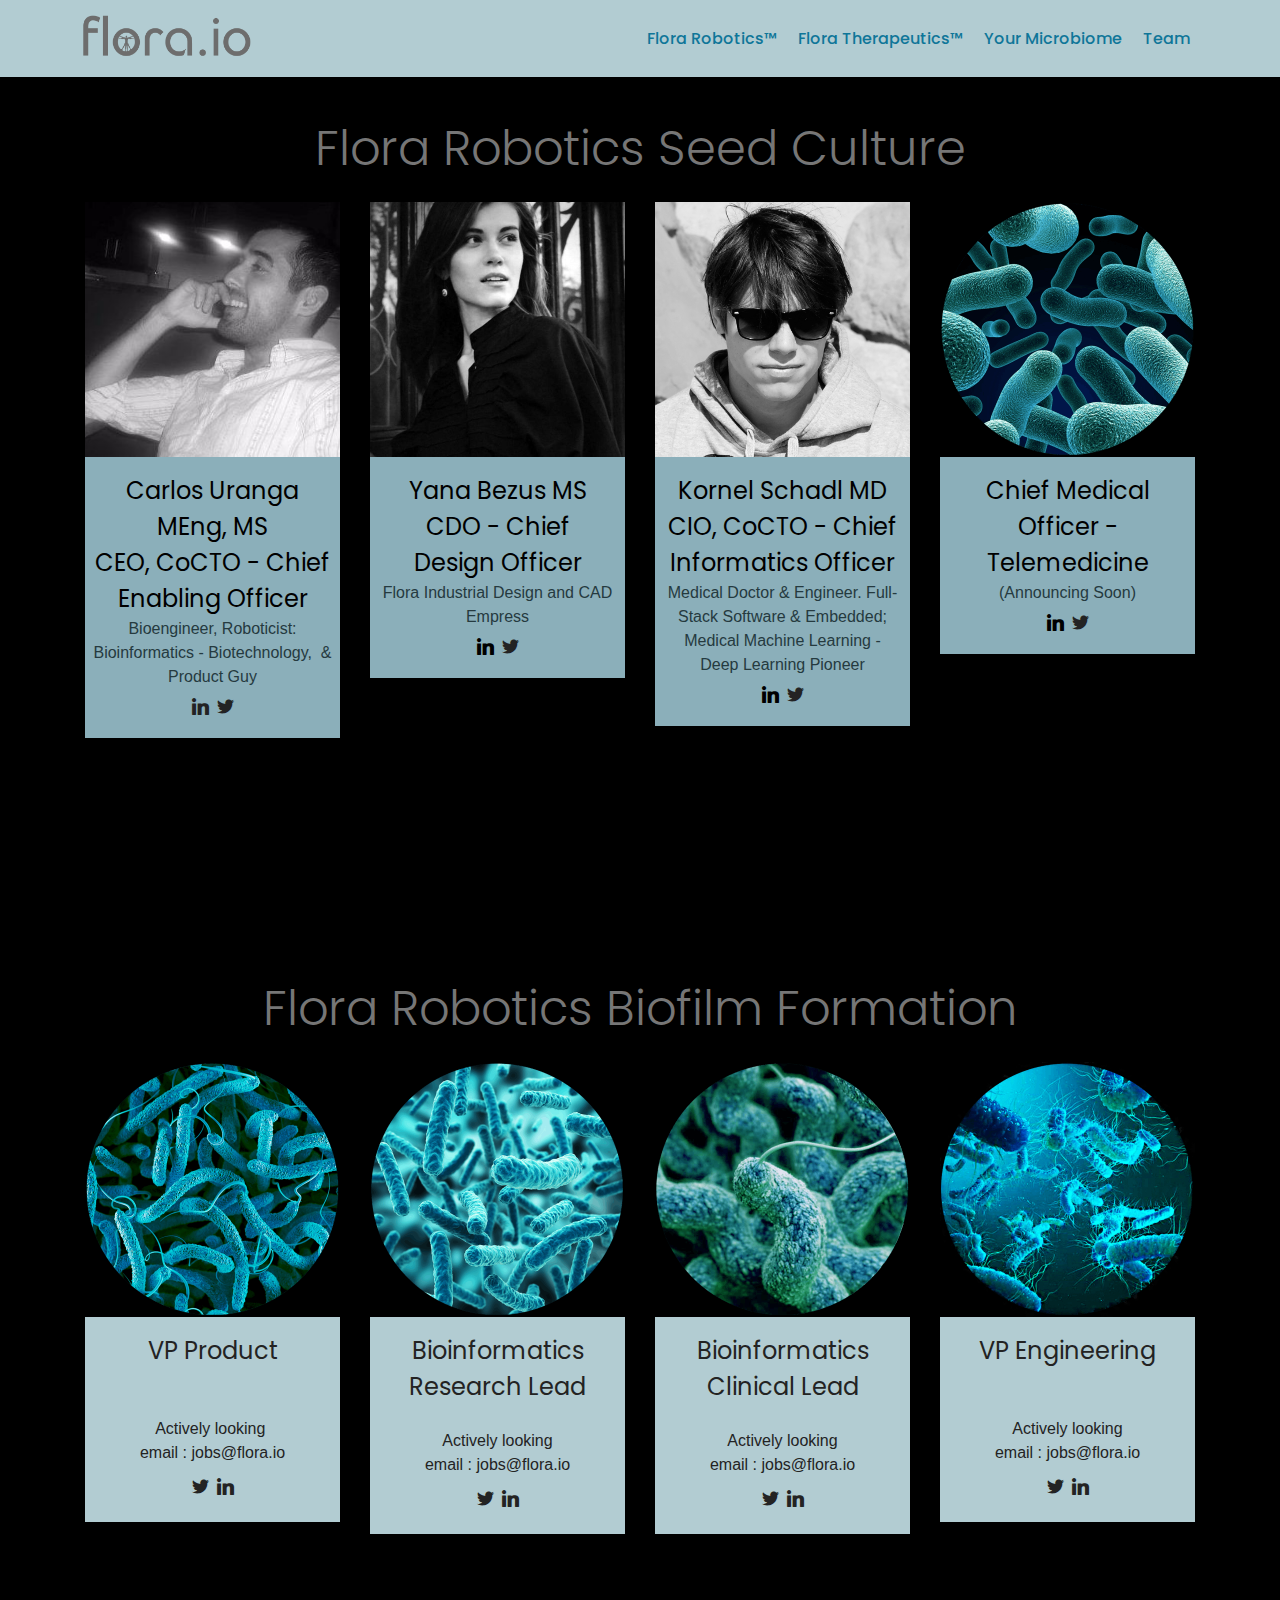
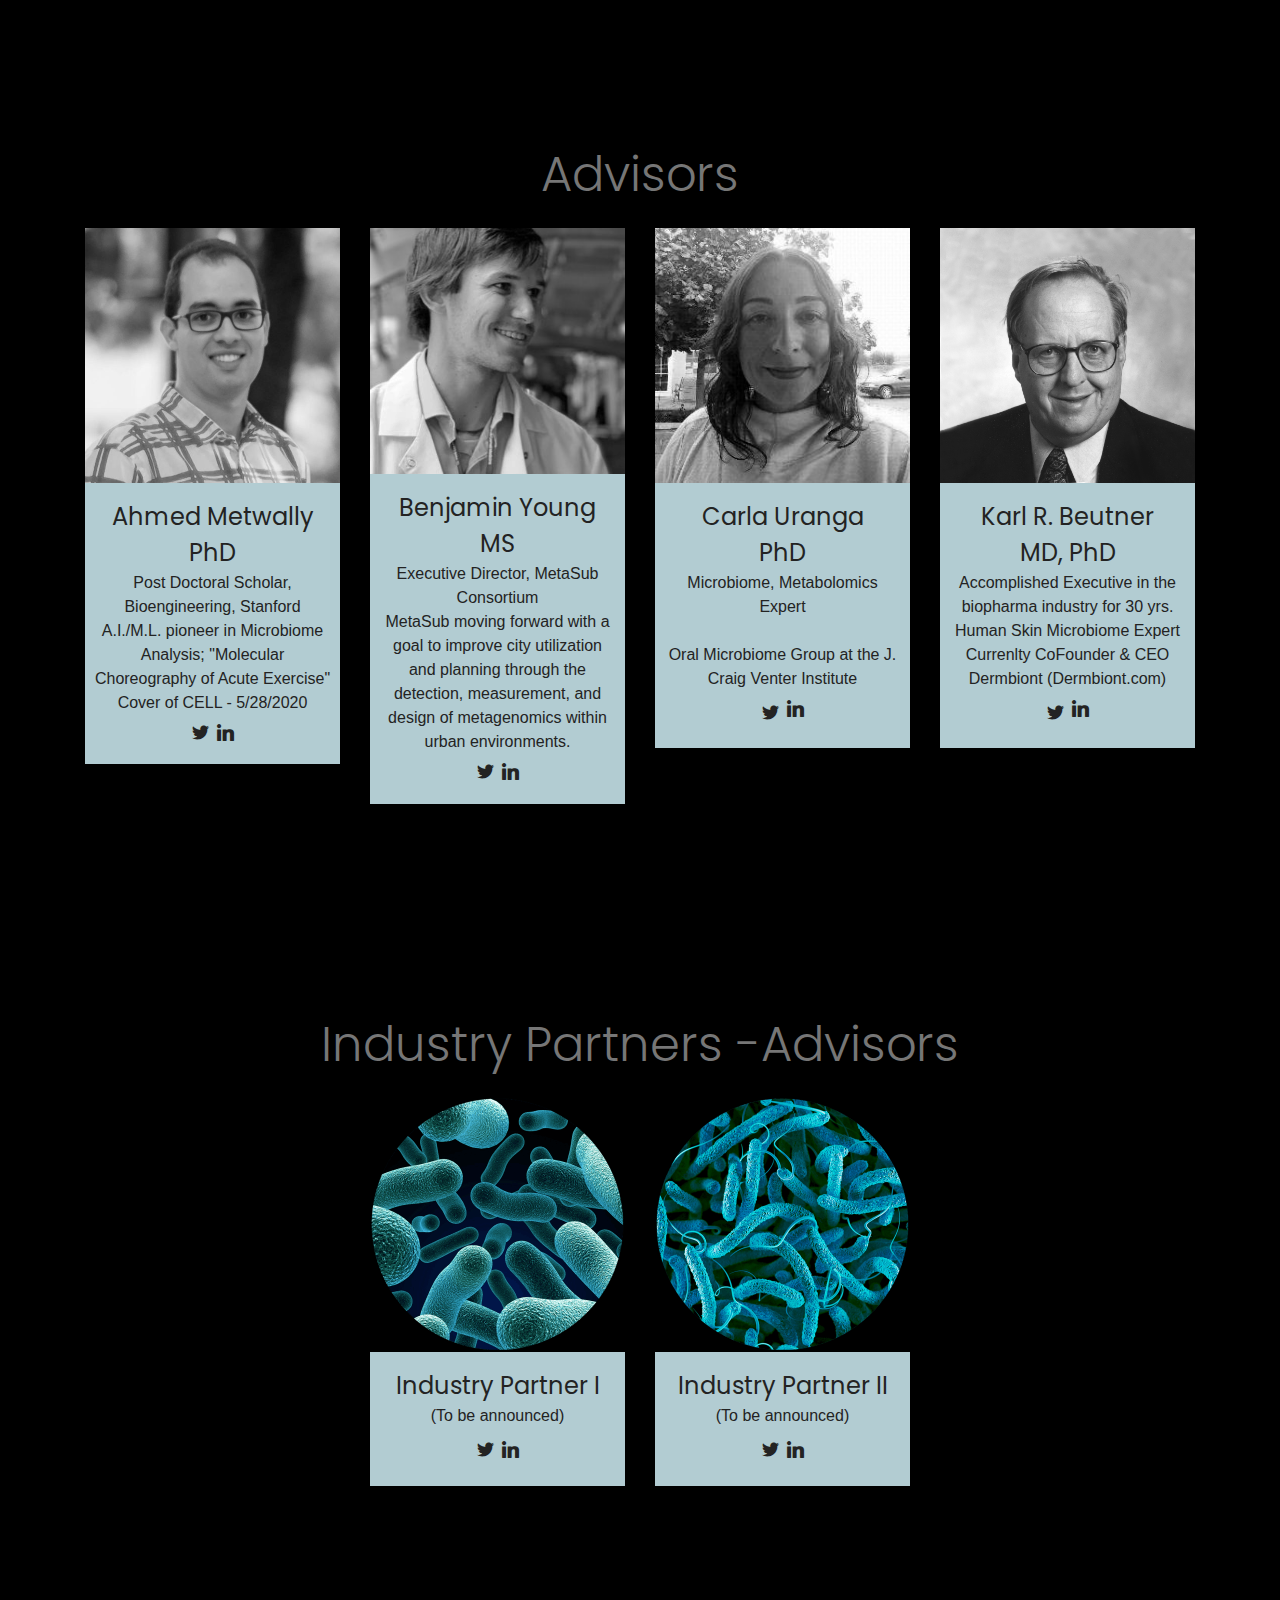
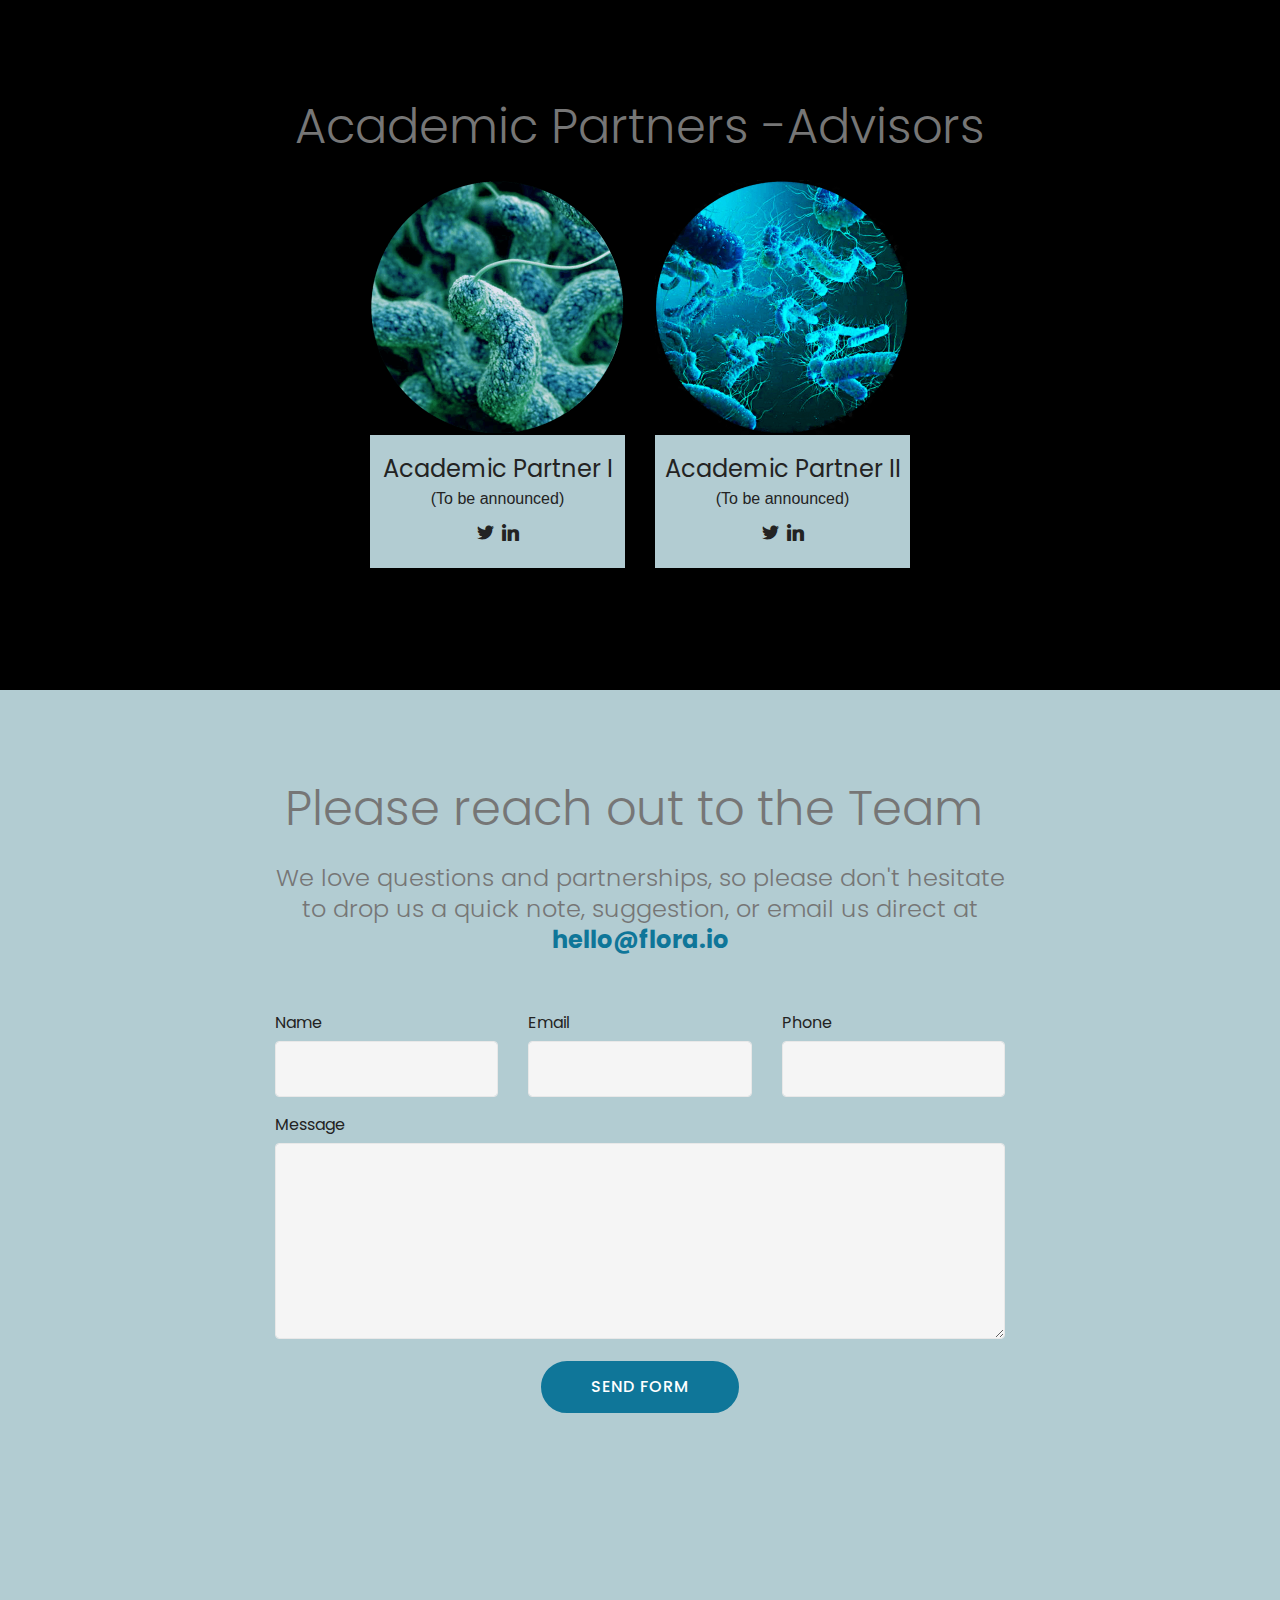
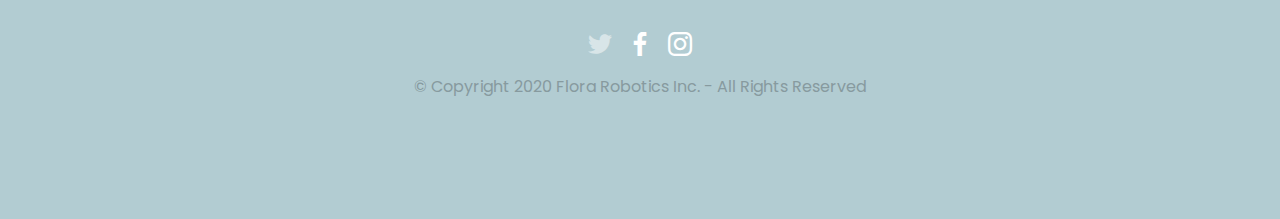
<file: team.html>
<!DOCTYPE html>
<html  >
<head>
  <!-- Site made with Mobirise Website Builder v4.9.7, https://mobirise.com -->
  <meta charset="UTF-8">
  <meta http-equiv="X-UA-Compatible" content="IE=edge">
  <meta name="generator" content="Mobirise v4.9.7, mobirise.com">
  <meta name="viewport" content="width=device-width, initial-scale=1, minimum-scale=1">
  <link rel="shortcut icon" href="assets/images/separately-logo-white-180x180px-3x-128x128.png" type="image/x-icon">
  <meta name="description" content="Team Flora Robotics™">
  
  <title>Team Flora Robotics™</title>
  <link rel="stylesheet" href="assets/web/assets/mobirise-icons/mobirise-icons.css">
  <link rel="stylesheet" href="assets/tether/tether.min.css">
  <link rel="stylesheet" href="assets/bootstrap/css/bootstrap.min.css">
  <link rel="stylesheet" href="assets/bootstrap/css/bootstrap-grid.min.css">
  <link rel="stylesheet" href="assets/bootstrap/css/bootstrap-reboot.min.css">
  <link rel="stylesheet" href="assets/dropdown/css/style.css">
  <link rel="stylesheet" href="assets/socicon/css/styles.css">
  <link rel="stylesheet" href="assets/theme/css/style.css">
  <link rel="stylesheet" href="assets/mobirise/css/mbr-additional.css" type="text/css">
  
  
  
</head>
<body>

<!-- Google Analytics -->
<!-- Global site tag (gtag.js) - Google Analytics -->
<script async src="https://www.googletagmanager.com/gtag/js?id=UA-174964727-1"></script>
<script>
  window.dataLayer = window.dataLayer || [];
  function gtag(){dataLayer.push(arguments);}
  gtag('js', new Date());

  gtag('config', 'UA-174964727-1');
</script>

<!-- /Google Analytics -->


  <section class="features16 cid-r8pUedgNbV" id="features16-o">
    
    
    
    <div class="container align-center">
        <h2 class="pb-3 mbr-fonts-style mbr-section-title display-2">Flora Robotics Seed Culture</h2>
        
        <div class="row media-row">
            
        <div class="team-item col-lg-3 col-md-6">
                <div class="item-image">
                    <img src="assets/images/carlos-4-331x331.jpg" alt="" title="">
                </div>
                <div class="item-caption py-3">
                    <div class="item-name px-2">
                        <p class="mbr-fonts-style display-5">
                           Carlos Uranga MEng, MS<br>CEO, CoCTO - Chief Enabling Officer</p>
                    </div>
                    <div class="item-role px-2">
                        <p>Bioengineer, Roboticist: Bioinformatics - Biotechnology, &nbsp;&amp; Product Guy<br></p>
                    </div>
                    <div class="item-social pt-2">
                        
                            <a href="https://www.linkedin.com/in/carlosuranga/"><span class="p-1 mbr-iconfont mbr-iconfont-social socicon-linkedin socicon" style="color: rgb(35, 35, 35); fill: rgb(35, 35, 35);"></span></a>
                        
                        
                            <a href="https://twitter.com/flora_therapy"><span class="p-1 mbr-iconfont mbr-iconfont-social socicon-twitter socicon"></span></a>
                        
                        <a href="https://plus.google.com/u/0/+Mobirise" target="_blank">
                            
                        </a>
                        <a href="https://www.linkedin.com/in/mobirise" target="_blank">
                            
                        </a>
                        <a href="https://www.instagram.com/mobirise/" target="_blank">
                            
                        </a>
                        <a href="https://www.youtube.com/channel/UCt_tncVAetpK5JeM8L-8jyw" target="_blank">    
                            
                        </a>
                    </div>
                </div>
            </div><div class="team-item col-lg-3 col-md-6">
                <div class="item-image">
                    <img src="assets/images/yana-bw-510x510.jpg" alt="" title="">
                </div>
                <div class="item-caption py-3">
                    <div class="item-name px-2">
                        <p class="mbr-fonts-style display-5">Yana Bezus MS<br>CDO - Chief <br>Design Officer</p>
                    </div>
                    <div class="item-role px-2">
                        <p>Flora Industrial Design and CAD Empress</p>
                    </div>
                    <div class="item-social pt-2">
                        
                            <a href="https://www.linkedin.com/in/yana-bezus-945659153/"><span class="p-1 mbr-iconfont mbr-iconfont-social socicon-linkedin socicon" style="color: rgb(0, 0, 0); fill: rgb(0, 0, 0);"></span></a>
                        
                        
                            <a href="https://twitter.com/flora_therapy"><span class="p-1 mbr-iconfont mbr-iconfont-social socicon-twitter socicon"></span></a>
                        
                        <a href="https://plus.google.com/u/0/+Mobirise" target="_blank">
                            
                        </a>
                        <a href="https://www.linkedin.com/in/mobirise" target="_blank">
                            
                        </a>
                        <a href="https://www.instagram.com/mobirise/" target="_blank">
                            
                        </a>
                        <a href="https://www.youtube.com/channel/UCt_tncVAetpK5JeM8L-8jyw" target="_blank">    
                            
                        </a>
                    </div>
                </div>
            </div><div class="team-item col-lg-3 col-md-6">
                <div class="item-image">
                    <img src="assets/images/kornel-bw.png" alt="" title="">
                </div>
                <div class="item-caption py-3">
                    <div class="item-name px-2">
                        <p class="mbr-fonts-style display-5">Kornel Schadl MD<br>CIO, CoCTO - Chief Informatics Officer</p>
                    </div>
                    <div class="item-role px-2">
                        <p>Medical Doctor &amp; Engineer. Full-Stack Software &amp; Embedded; Medical Machine Learning - Deep Learning Pioneer</p>
                    </div>
                    <div class="item-social pt-2">
                        
                            <a href="https://www.linkedin.com/in/kornel-schadl-md-4b846a35/"><span class="p-1 mbr-iconfont mbr-iconfont-social socicon-linkedin socicon" style="color: rgb(0, 0, 0); fill: rgb(0, 0, 0);"></span></a>
                        
                        
                            <a href="https://twitter.com/flora_therapy"><span class="p-1 mbr-iconfont mbr-iconfont-social socicon-twitter socicon"></span></a>
                        
                        <a href="https://plus.google.com/u/0/+Mobirise" target="_blank">
                            
                        </a>
                        <a href="https://www.linkedin.com/in/mobirise" target="_blank">
                            
                        </a>
                        <a href="https://www.instagram.com/mobirise/" target="_blank">
                            
                        </a>
                        <a href="https://www.youtube.com/channel/UCt_tncVAetpK5JeM8L-8jyw" target="_blank">    
                            
                        </a>
                    </div>
                </div>
            </div><div class="team-item col-lg-3 col-md-6">
                <div class="item-image">
                    <img src="assets/images/bacteria-3d-9-510x510.png" alt="" title="">
                </div>
                <div class="item-caption py-3">
                    <div class="item-name px-2">
                        <p class="mbr-fonts-style display-5">Chief Medical Officer -<br>Telemedicine</p>
                    </div>
                    <div class="item-role px-2">
                        <p>(Announcing Soon)<br></p>
                    </div>
                    <div class="item-social pt-2">
                        
                            <a href="https://www.linkedin.com/in/kornel-schadl-md-4b846a35/"><span class="p-1 mbr-iconfont mbr-iconfont-social socicon-linkedin socicon" style="color: rgb(0, 0, 0); fill: rgb(0, 0, 0);"></span></a>
                        
                        
                            <a href="https://twitter.com/flora_therapy"><span class="p-1 mbr-iconfont mbr-iconfont-social socicon-twitter socicon"></span></a>
                        
                        <a href="https://plus.google.com/u/0/+Mobirise" target="_blank">
                            
                        </a>
                        <a href="https://www.linkedin.com/in/mobirise" target="_blank">
                            
                        </a>
                        <a href="https://www.instagram.com/mobirise/" target="_blank">
                            
                        </a>
                        <a href="https://www.youtube.com/channel/UCt_tncVAetpK5JeM8L-8jyw" target="_blank">    
                            
                        </a>
                    </div>
                </div>
            </div></div>    
    </div>
</section>

<section class="engine"><a href="https://mobirise.info/m">site design templates</a></section><section class="features16 cid-s6FWYWvWFr" id="features16-e">
    
    
    
    <div class="container align-center">
        <h2 class="pb-3 mbr-fonts-style mbr-section-title display-2">Flora Robotics Biofilm Formation</h2>
        
        <div class="row media-row">
            
        <div class="team-item col-lg-3 col-md-6">
                <div class="item-image">
                    <img src="assets/images/bacteria-3d-2-510x510.png" alt="" title="">
                </div>
                <div class="item-caption py-3">
                    <div class="item-name px-2">
                        <p class="mbr-fonts-style display-5">VP Product<br></p>
                    </div>
                    <div class="item-role px-2">
                        <p><br><br>Actively looking&nbsp;<br>email : jobs@flora.io</p>
                    </div>
                    <div class="item-social pt-2">
                        
                            <span class="p-1 mbr-iconfont mbr-iconfont-social socicon-twitter socicon"></span>
                        
                        
                            <span class="p-1 mbr-iconfont mbr-iconfont-social socicon-linkedin socicon"></span>
                        
                        <a href="https://plus.google.com/u/0/+Mobirise" target="_blank">
                            
                        </a>
                        <a href="https://www.linkedin.com/in/mobirise" target="_blank">
                            
                        </a>
                        <a href="https://www.instagram.com/mobirise/" target="_blank">
                            
                        </a>
                        <a href="https://www.youtube.com/channel/UCt_tncVAetpK5JeM8L-8jyw" target="_blank">    
                            
                        </a>
                    </div>
                </div>
            </div><div class="team-item col-lg-3 col-md-6">
                <div class="item-image">
                    <img src="assets/images/bacteria-3d-4-510x510.png" alt="" title="">
                </div>
                <div class="item-caption py-3">
                    <div class="item-name px-2">
                        <p class="mbr-fonts-style display-5">Bioinformatics<br>Research Lead</p>
                    </div>
                    <div class="item-role px-2">
                        <p><br>Actively looking <br>email : jobs@flora.io</p>
                    </div>
                    <div class="item-social pt-2">
                        
                            <span class="p-1 mbr-iconfont mbr-iconfont-social socicon-twitter socicon"></span>
                        
                        
                            <span class="p-1 mbr-iconfont mbr-iconfont-social socicon-linkedin socicon"></span>
                        
                        <a href="https://plus.google.com/u/0/+Mobirise" target="_blank">
                            
                        </a>
                        <a href="https://www.linkedin.com/in/mobirise" target="_blank">
                            
                        </a>
                        <a href="https://www.instagram.com/mobirise/" target="_blank">
                            
                        </a>
                        <a href="https://www.youtube.com/channel/UCt_tncVAetpK5JeM8L-8jyw" target="_blank">    
                            
                        </a>
                    </div>
                </div>
            </div><div class="team-item col-lg-3 col-md-6">
                <div class="item-image">
                    <img src="assets/images/bacteria-3d-5-510x510.png" alt="" title="">
                </div>
                <div class="item-caption py-3">
                    <div class="item-name px-2">
                        <p class="mbr-fonts-style display-5">Bioinformatics<br>Clinical Lead</p>
                    </div>
                    <div class="item-role px-2">
                        <p><br>Actively looking <br>email : jobs@flora.io<br></p>
                    </div>
                    <div class="item-social pt-2">
                        
                            <span class="p-1 mbr-iconfont mbr-iconfont-social socicon-twitter socicon"></span>
                        
                        
                            <span class="p-1 mbr-iconfont mbr-iconfont-social socicon-linkedin socicon"></span>
                        
                        <a href="https://plus.google.com/u/0/+Mobirise" target="_blank">
                            
                        </a>
                        <a href="https://www.linkedin.com/in/mobirise" target="_blank">
                            
                        </a>
                        <a href="https://www.instagram.com/mobirise/" target="_blank">
                            
                        </a>
                        <a href="https://www.youtube.com/channel/UCt_tncVAetpK5JeM8L-8jyw" target="_blank">    
                            
                        </a>
                    </div>
                </div>
            </div><div class="team-item col-lg-3 col-md-6">
                <div class="item-image">
                    <img src="assets/images/bacteria-3d-8-510x510.png" alt="" title="">
                </div>
                <div class="item-caption py-3">
                    <div class="item-name px-2">
                        <p class="mbr-fonts-style display-5">VP Engineering</p>
                    </div>
                    <div class="item-role px-2">
                        <p><br><br>Actively looking <br>email : jobs@flora.io<br></p>
                    </div>
                    <div class="item-social pt-2">
                        
                            <span class="p-1 mbr-iconfont mbr-iconfont-social socicon-twitter socicon"></span>
                        
                        
                            <span class="p-1 mbr-iconfont mbr-iconfont-social socicon-linkedin socicon"></span>
                        
                        <a href="https://plus.google.com/u/0/+Mobirise" target="_blank">
                            
                        </a>
                        <a href="https://www.linkedin.com/in/mobirise" target="_blank">
                            
                        </a>
                        <a href="https://www.instagram.com/mobirise/" target="_blank">
                            
                        </a>
                        <a href="https://www.youtube.com/channel/UCt_tncVAetpK5JeM8L-8jyw" target="_blank">    
                            
                        </a>
                    </div>
                </div>
            </div></div>    
    </div>
</section>

<section class="menu cid-r800KDMNKw" once="menu" id="menu2-3">

    

    <nav class="navbar navbar-expand beta-menu navbar-dropdown align-items-center navbar-fixed-top navbar-toggleable-sm">
        <button class="navbar-toggler navbar-toggler-right" type="button" data-toggle="collapse" data-target="#navbarSupportedContent" aria-controls="navbarSupportedContent" aria-expanded="false" aria-label="Toggle navigation">
            <div class="hamburger">
                <span></span>
                <span></span>
                <span></span>
                <span></span>
            </div>
        </button>
        <div class="menu-logo">
            <div class="navbar-brand">
                <span class="navbar-logo">
                    <a href="https://flora.io">
                        <img src="assets/images/logo.flora-sign-322x114.png" alt="Mobirise" title="" style="height: 3.8rem;">
                    </a>
                </span>
                
            </div>
        </div>
        <div class="collapse navbar-collapse" id="navbarSupportedContent">
            <ul class="navbar-nav nav-dropdown nav-right" data-app-modern-menu="true"><li class="nav-item">
                    <a class="nav-link link text-primary display-4" href="florarobotics.html">Flora Robotics™</a>
                </li><li class="nav-item"><a class="nav-link link text-primary display-4" href="floratherapeutics.html">Flora Therapeutics™</a></li><li class="nav-item"><a class="nav-link link text-primary display-4" href="YourMicroBiome.html">Your Microbiome</a></li><li class="nav-item"><a class="nav-link link text-primary display-4" href="team.html">Team</a></li></ul>
            
        </div>
    </nav>
</section>

<section class="features16 cid-r8zOqPI7Ht" id="features16-15">
    
    
    
    <div class="container align-center">
        <h2 class="pb-3 mbr-fonts-style mbr-section-title display-2">Advisors</h2>
        
        <div class="row media-row">
            
        <div class="team-item col-lg-3 col-md-6">
                <div class="item-image">
                    <img src="assets/images/ahmed-metwally-510x510.jpg" alt="" title="">
                </div>
                <div class="item-caption py-3">
                    <div class="item-name px-2">
                        <p class="mbr-fonts-style display-5">Ahmed Metwally PhD</p>
                    </div>
                    <div class="item-role px-2">
                        <p>Post Doctoral Scholar, Bioengineering, Stanford<br>A.I./M.L. pioneer in Microbiome Analysis; "Molecular Choreography of Acute Exercise" Cover of CELL - 5/28/2020 </p>
                    </div>
                    <div class="item-social pt-2">
                        <a href="https://twitter.com/aametwally1" target="_blank">
                            <span class="p-1 mbr-iconfont mbr-iconfont-social socicon-twitter socicon"></span>
                        </a>
                        <a href="https://www.linkedin.com/in/aametwally/" target="_blank">
                            <span class="p-1 mbr-iconfont mbr-iconfont-social socicon-linkedin socicon"></span>
                        </a>
                        <a href="https://plus.google.com/u/0/+Mobirise" target="_blank">
                            
                        </a>
                        <a href="https://www.linkedin.com/in/mobirise" target="_blank">
                            
                        </a>
                        <a href="https://www.instagram.com/mobirise/" target="_blank">
                            
                        </a>
                        <a href="https://www.youtube.com/channel/UCt_tncVAetpK5JeM8L-8jyw" target="_blank">    
                            
                        </a>
                    </div>
                </div>
            </div><div class="team-item col-lg-3 col-md-6">
                <div class="item-image">
                    <img src="assets/images/ben-young-crop-332x321.png" alt="" title="">
                </div>
                <div class="item-caption py-3">
                    <div class="item-name px-2">
                        <p class="mbr-fonts-style display-5">
                           Benjamin Young<br> MS</p>
                    </div>
                    <div class="item-role px-2">
                        <p>Executive Director, MetaSub Consortium<br>MetaSub moving forward with a goal to improve city utilization and planning through the detection, measurement, and design of metagenomics within urban environments.<br></p>
                    </div>
                    <div class="item-social pt-2">
                        <a href="https://twitter.com/benyoung13?lang=en" target="_blank">
                            <span class="p-1 mbr-iconfont mbr-iconfont-social socicon-twitter socicon"></span>
                        </a>
                        <a href="https://www.facebook.com/pages/Mobirise/1616226671953247" target="_blank">
                            <span class="p-1 mbr-iconfont mbr-iconfont-social socicon-linkedin socicon"></span>
                        </a>
                        <a href="https://plus.google.com/u/0/+Mobirise" target="_blank">
                            
                        </a>
                        <a href="https://www.linkedin.com/in/mobirise" target="_blank">
                            
                        </a>
                        <a href="https://www.instagram.com/mobirise/" target="_blank">
                            
                        </a>
                        <a href="https://www.youtube.com/channel/UCt_tncVAetpK5JeM8L-8jyw" target="_blank">    
                            
                        </a>
                    </div>
                </div>
            </div><div class="team-item col-lg-3 col-md-6">
                <div class="item-image">
                    <img src="assets/images/carla-bw-274x274.jpg" alt="" title="">
                </div>
                <div class="item-caption py-3">
                    <div class="item-name px-2">
                        <p class="mbr-fonts-style display-5">
                           Carla Uranga<br>PhD</p>
                    </div>
                    <div class="item-role px-2">
                        <p>Microbiome, Metabolomics Expert<br><br>Oral Microbiome Group at the J. Craig Venter Institute</p>
                    </div>
                    <div class="item-social pt-2">
                        
                            <span class="p-1 mbr-iconfont mbr-iconfont-social socicon-twitter socicon"></span>
                        
                        <a href="https://www.linkedin.com/in/carla-uranga/" target="_blank">
                            <span class="p-1 mbr-iconfont mbr-iconfont-social socicon-linkedin socicon"></span>
                        </a>
                        <a href="https://plus.google.com/u/0/+Mobirise" target="_blank">
                            
                        </a>
                        <a href="https://www.linkedin.com/in/mobirise" target="_blank">
                            
                        </a>
                        <a href="https://www.instagram.com/mobirise/" target="_blank">
                            
                        </a>
                        <a href="https://www.youtube.com/channel/UCt_tncVAetpK5JeM8L-8jyw" target="_blank">    
                            
                        </a>
                    </div>
                </div>
            </div><div class="team-item col-lg-3 col-md-6">
                <div class="item-image">
                    <img src="assets/images/karl-copy-490x490.png" alt="" title="">
                </div>
                <div class="item-caption py-3">
                    <div class="item-name px-2">
                        <p class="mbr-fonts-style display-5">
                           Karl R. Beutner<br>MD, PhD</p>
                    </div>
                    <div class="item-role px-2">
                        <p>Accomplished Executive in the biopharma industry for 30 yrs.<br>Human Skin Microbiome Expert Currenlty CoFounder &amp; CEO Dermbiont (Dermbiont.com)<br></p>
                    </div>
                    <div class="item-social pt-2">
                        
                            <span class="p-1 mbr-iconfont mbr-iconfont-social socicon-twitter socicon"></span>
                        
                        <a href="https://www.linkedin.com/in/karl-beutner-m-d-ph-d-785b0019/" target="_blank">
                            <span class="p-1 mbr-iconfont mbr-iconfont-social socicon-linkedin socicon"></span>
                        </a>
                        <a href="https://plus.google.com/u/0/+Mobirise" target="_blank">
                            
                        </a>
                        <a href="https://www.linkedin.com/in/mobirise" target="_blank">
                            
                        </a>
                        <a href="https://www.instagram.com/mobirise/" target="_blank">
                            
                        </a>
                        <a href="https://www.youtube.com/channel/UCt_tncVAetpK5JeM8L-8jyw" target="_blank">    
                            
                        </a>
                    </div>
                </div>
            </div></div>    
    </div>
</section>

<section class="features16 cid-s6PBN5M4Iz" id="features16-f">
    
    
    
    <div class="container align-center">
        <h2 class="pb-3 mbr-fonts-style mbr-section-title display-2">Industry Partners -Advisors</h2>
        
        <div class="row media-row">
            
        <div class="team-item col-lg-3 col-md-6">
                <div class="item-image">
                    <img src="assets/images/bacteria-3d-9-510x510.png" alt="" title="">
                </div>
                <div class="item-caption py-3">
                    <div class="item-name px-2">
                        <p class="mbr-fonts-style display-5">Industry Partner I</p>
                    </div>
                    <div class="item-role px-2">
                        <p>(To be announced)</p>
                    </div>
                    <div class="item-social pt-2">
                        
                            <span class="p-1 mbr-iconfont mbr-iconfont-social socicon-twitter socicon"></span>
                        
                        
                            <span class="p-1 mbr-iconfont mbr-iconfont-social socicon-linkedin socicon"></span>
                        
                        <a href="https://plus.google.com/u/0/+Mobirise" target="_blank">
                            
                        </a>
                        <a href="https://www.linkedin.com/in/mobirise" target="_blank">
                            
                        </a>
                        <a href="https://www.instagram.com/mobirise/" target="_blank">
                            
                        </a>
                        <a href="https://www.youtube.com/channel/UCt_tncVAetpK5JeM8L-8jyw" target="_blank">    
                            
                        </a>
                    </div>
                </div>
            </div><div class="team-item col-lg-3 col-md-6">
                <div class="item-image">
                    <img src="assets/images/bacteria-3d-2-510x510.png" alt="" title="">
                </div>
                <div class="item-caption py-3">
                    <div class="item-name px-2">
                        <p class="mbr-fonts-style display-5">
                           Industry Partner II</p>
                    </div>
                    <div class="item-role px-2">
                        <p>(To be announced)</p>
                    </div>
                    <div class="item-social pt-2">
                        
                            <span class="p-1 mbr-iconfont mbr-iconfont-social socicon-twitter socicon"></span>
                        
                        
                            <span class="p-1 mbr-iconfont mbr-iconfont-social socicon-linkedin socicon"></span>
                        
                        <a href="https://plus.google.com/u/0/+Mobirise" target="_blank">
                            
                        </a>
                        <a href="https://www.linkedin.com/in/mobirise" target="_blank">
                            
                        </a>
                        <a href="https://www.instagram.com/mobirise/" target="_blank">
                            
                        </a>
                        <a href="https://www.youtube.com/channel/UCt_tncVAetpK5JeM8L-8jyw" target="_blank">    
                            
                        </a>
                    </div>
                </div>
            </div></div>    
    </div>
</section>

<section class="features16 cid-s6PDkHNEgo" id="features16-g">
    
    
    
    <div class="container align-center">
        <h2 class="pb-3 mbr-fonts-style mbr-section-title display-2">Academic Partners -Advisors</h2>
        
        <div class="row media-row">
            
        <div class="team-item col-lg-3 col-md-6">
                <div class="item-image">
                    <img src="assets/images/bacteria-3d-5-510x510.png" alt="" title="">
                </div>
                <div class="item-caption py-3">
                    <div class="item-name px-2">
                        <p class="mbr-fonts-style display-5">Academic Partner I</p>
                    </div>
                    <div class="item-role px-2">
                        <p>(To be announced)</p>
                    </div>
                    <div class="item-social pt-2">
                        
                            <span class="p-1 mbr-iconfont mbr-iconfont-social socicon-twitter socicon"></span>
                        
                        
                            <span class="p-1 mbr-iconfont mbr-iconfont-social socicon-linkedin socicon"></span>
                        
                        <a href="https://plus.google.com/u/0/+Mobirise" target="_blank">
                            
                        </a>
                        <a href="https://www.linkedin.com/in/mobirise" target="_blank">
                            
                        </a>
                        <a href="https://www.instagram.com/mobirise/" target="_blank">
                            
                        </a>
                        <a href="https://www.youtube.com/channel/UCt_tncVAetpK5JeM8L-8jyw" target="_blank">    
                            
                        </a>
                    </div>
                </div>
            </div><div class="team-item col-lg-3 col-md-6">
                <div class="item-image">
                    <img src="assets/images/bacteria-3d-8-510x510.png" alt="" title="">
                </div>
                <div class="item-caption py-3">
                    <div class="item-name px-2">
                        <p class="mbr-fonts-style display-5">
                           Academic Partner II</p>
                    </div>
                    <div class="item-role px-2">
                        <p>(To be announced)</p>
                    </div>
                    <div class="item-social pt-2">
                        
                            <span class="p-1 mbr-iconfont mbr-iconfont-social socicon-twitter socicon"></span>
                        
                        
                            <span class="p-1 mbr-iconfont mbr-iconfont-social socicon-linkedin socicon"></span>
                        
                        <a href="https://plus.google.com/u/0/+Mobirise" target="_blank">
                            
                        </a>
                        <a href="https://www.linkedin.com/in/mobirise" target="_blank">
                            
                        </a>
                        <a href="https://www.instagram.com/mobirise/" target="_blank">
                            
                        </a>
                        <a href="https://www.youtube.com/channel/UCt_tncVAetpK5JeM8L-8jyw" target="_blank">    
                            
                        </a>
                    </div>
                </div>
            </div></div>    
    </div>
</section>

<section class="mbr-section form1 cid-r8Jz3Uu9Ny" id="form1-e">

    

    
    <div class="container">
        <div class="row justify-content-center">
            <div class="title col-12 col-lg-8">
                <h2 class="mbr-section-title align-center pb-3 mbr-fonts-style display-2">
                    Please reach out to the Team&nbsp;</h2>
                <h3 class="mbr-section-subtitle align-center mbr-light pb-3 mbr-fonts-style display-5">
                    We love questions and partnerships, so please don't hesitate to drop us a quick note, suggestion, or email us direct at<br><a href="mailto:hello@flora.io"><strong>hello@flora.io</strong></a></h3>
            </div>
        </div>
    </div>
    <div class="container">
        <div class="row justify-content-center">
            <div class="media-container-column col-lg-8" data-form-type="formoid">
                    <div data-form-alert="" hidden="">Thank you for the interest in flora.io!
We will be in contact shortly.</div>
            
                    <form class="mbr-form" action="https://mobirise.com/" method="post" data-form-title="Mobirise Form"><input type="hidden" name="email" data-form-email="true" value="OW582EqCWMiCtNjMSJ/OJjkF0XB8v7algu5JOMysqiBJUInyNJkgg15iJk5e2vN/A6ddrfH3DlS5C/GnGW7vFMxG6leNsyHE0SZVv3Ktade7cTFz+na8UtUJAXMAnTA=">
                        <div class="row row-sm-offset">
                            <div class="col-md-4 multi-horizontal" data-for="name">
                                <div class="form-group">
                                    <label class="form-control-label mbr-fonts-style display-7" for="name-form1-e">Name</label>
                                    <input type="text" class="form-control" name="name" data-form-field="Name" required="" id="name-form1-e">
                                </div>
                            </div>
                            <div class="col-md-4 multi-horizontal" data-for="email">
                                <div class="form-group">
                                    <label class="form-control-label mbr-fonts-style display-7" for="email-form1-e">Email</label>
                                    <input type="email" class="form-control" name="email" data-form-field="Email" required="" id="email-form1-e">
                                </div>
                            </div>
                            <div class="col-md-4 multi-horizontal" data-for="phone">
                                <div class="form-group">
                                    <label class="form-control-label mbr-fonts-style display-7" for="phone-form1-e">Phone</label>
                                    <input type="tel" class="form-control" name="phone" data-form-field="Phone" id="phone-form1-e">
                                </div>
                            </div>
                        </div>
                        <div class="form-group" data-for="message">
                            <label class="form-control-label mbr-fonts-style display-7" for="message-form1-e">Message</label>
                            <textarea type="text" class="form-control" name="message" rows="7" data-form-field="Message" id="message-form1-e"></textarea>
                        </div>
            
                        <span class="input-group-btn">
                            <button href="" type="submit" class="btn btn-primary btn-form display-4">SEND FORM</button>
                        </span>
                    </form>
            </div>
        </div>
    </div>
</section>

<section once="" class="cid-r8pxBsBPYx" id="footer7-f">

    

    

    <div class="container">
        <div class="media-container-row align-center mbr-white">
            
            <div class="row social-row">
                <div class="social-list align-right pb-2">
                    
                    
                    
                    
                    
                    
                <div class="soc-item">
                        <a href="https://twitter.com/flora_therapy">
                            <span class="mbr-iconfont mbr-iconfont-social socicon-twitter socicon"></span>
                        </a>
                    </div><div class="soc-item">
                        
                            <span class="mbr-iconfont mbr-iconfont-social socicon-facebook socicon"></span>
                        
                    </div><div class="soc-item">
                        
                            <span class="mbr-iconfont mbr-iconfont-social socicon-instagram socicon"></span>
                        
                    </div></div>
            </div>
            <div class="row row-copirayt">
                <p class="mbr-text mb-0 mbr-fonts-style mbr-white align-center display-7">
                    © Copyright 2020 Flora Robotics Inc. - All Rights Reserved
                </p>
            </div>
        </div>
    </div>
</section>


  <script src="assets/web/assets/jquery/jquery.min.js"></script>
  <script src="assets/popper/popper.min.js"></script>
  <script src="assets/tether/tether.min.js"></script>
  <script src="assets/bootstrap/js/bootstrap.min.js"></script>
  <script src="assets/smoothscroll/smooth-scroll.js"></script>
  <script src="assets/dropdown/js/script.min.js"></script>
  <script src="assets/touchswipe/jquery.touch-swipe.min.js"></script>
  <script src="assets/theme/js/script.js"></script>
  <script src="assets/formoid/formoid.min.js"></script>
  
  
</body>
</html>
</file>
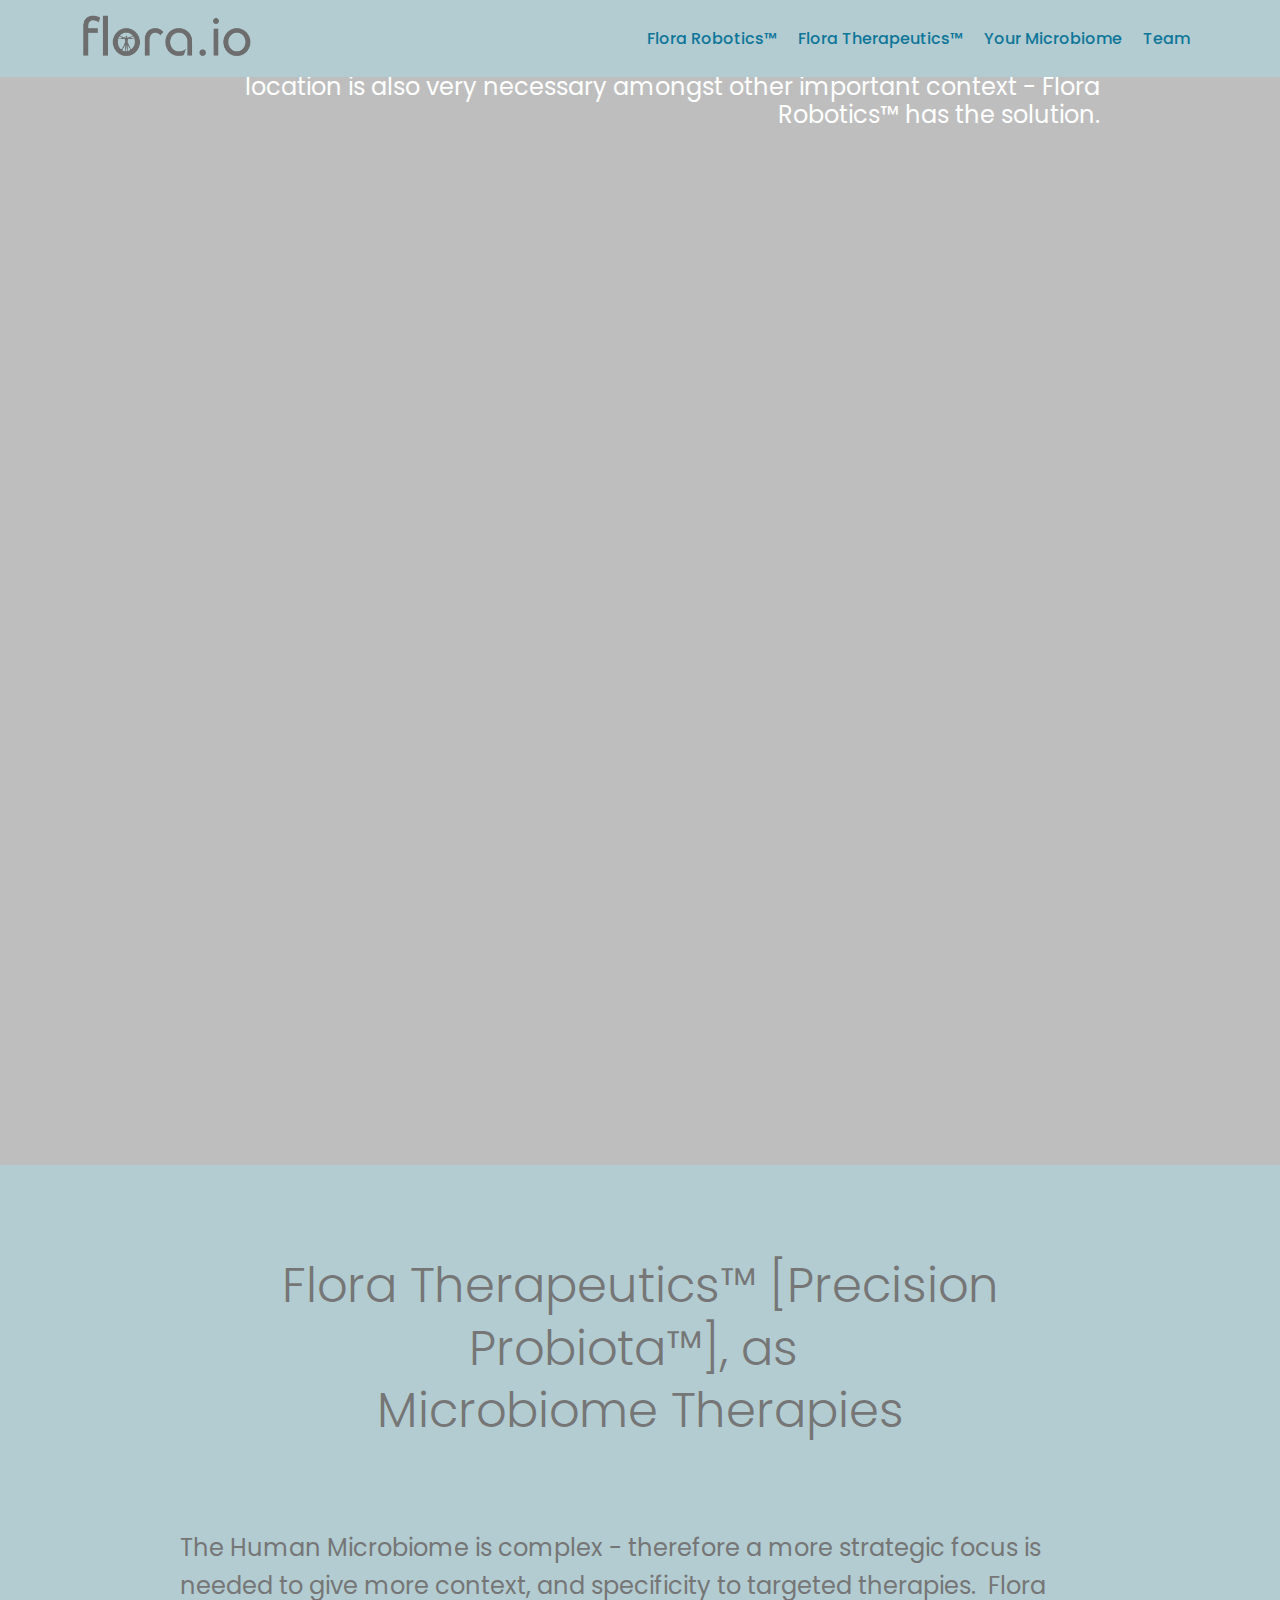
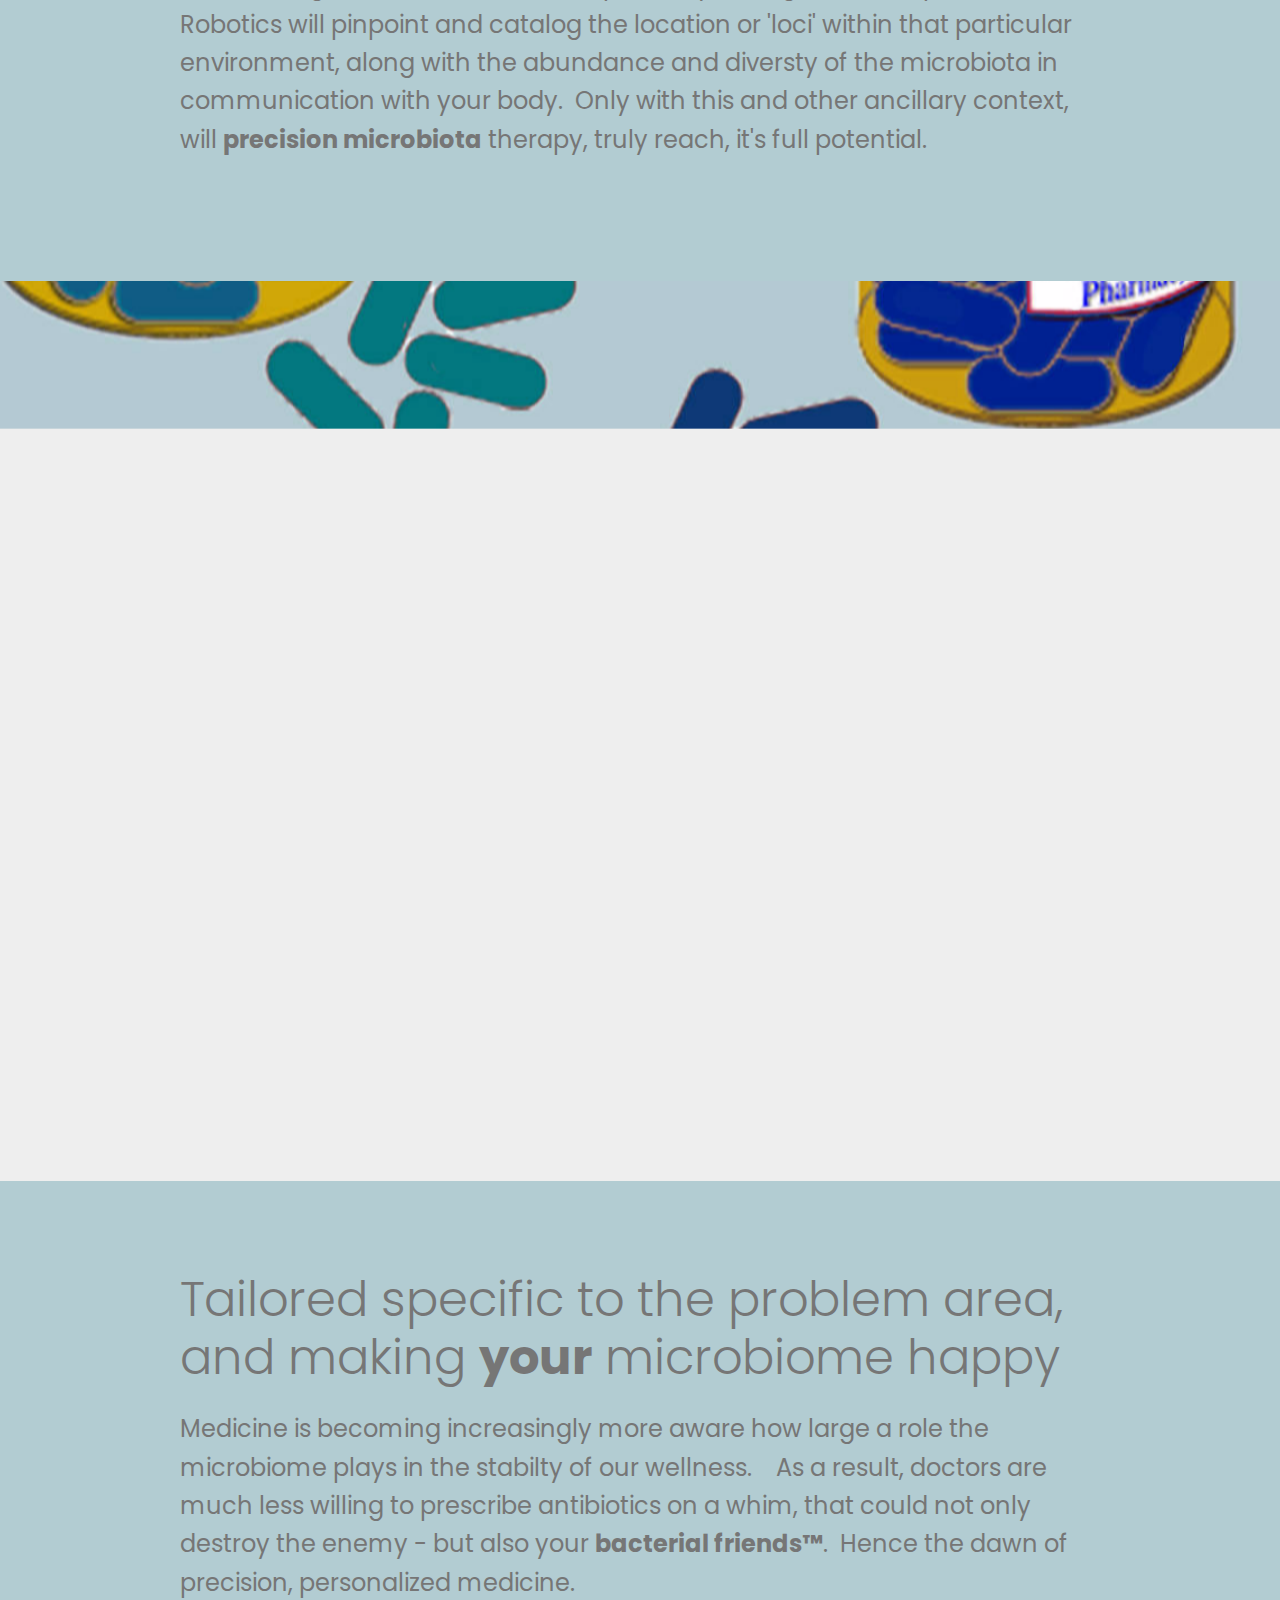
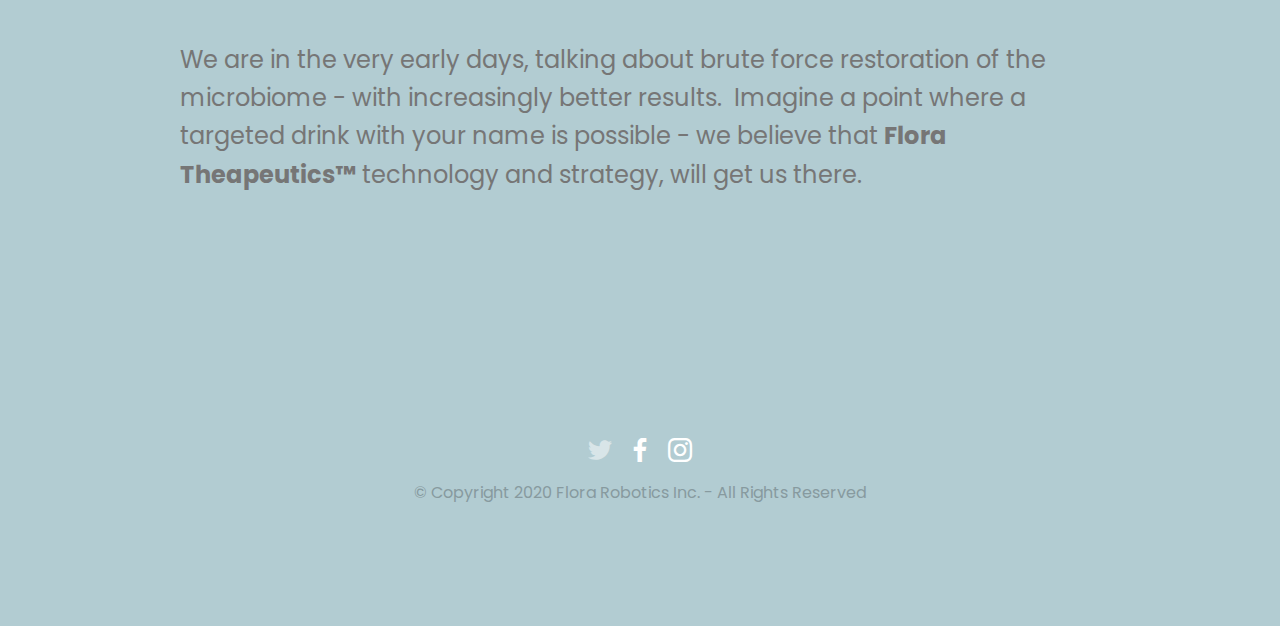
<file: YourMicroBiome.html>
<!DOCTYPE html>
<html  >
<head>
  <!-- Site made with Mobirise Website Builder v4.9.7, https://mobirise.com -->
  <meta charset="UTF-8">
  <meta http-equiv="X-UA-Compatible" content="IE=edge">
  <meta name="generator" content="Mobirise v4.9.7, mobirise.com">
  <meta name="viewport" content="width=device-width, initial-scale=1, minimum-scale=1">
  <link rel="shortcut icon" href="assets/images/separately-logo-white-180x180px-3x-128x128.png" type="image/x-icon">
  <meta name="description" content="Your Microbiome">
  
  <title>Your Microbiome</title>
  <link rel="stylesheet" href="assets/web/assets/mobirise-icons/mobirise-icons.css">
  <link rel="stylesheet" href="assets/tether/tether.min.css">
  <link rel="stylesheet" href="assets/bootstrap/css/bootstrap.min.css">
  <link rel="stylesheet" href="assets/bootstrap/css/bootstrap-grid.min.css">
  <link rel="stylesheet" href="assets/bootstrap/css/bootstrap-reboot.min.css">
  <link rel="stylesheet" href="assets/socicon/css/styles.css">
  <link rel="stylesheet" href="assets/dropdown/css/style.css">
  <link rel="stylesheet" href="assets/theme/css/style.css">
  <link rel="stylesheet" href="assets/mobirise/css/mbr-additional.css" type="text/css">
  
  
  
</head>
<body>

<!-- Google Analytics -->
<!-- Global site tag (gtag.js) - Google Analytics -->
<script async src="https://www.googletagmanager.com/gtag/js?id=UA-174964727-1"></script>
<script>
  window.dataLayer = window.dataLayer || [];
  function gtag(){dataLayer.push(arguments);}
  gtag('js', new Date());

  gtag('config', 'UA-174964727-1');
</script>

<!-- /Google Analytics -->


  <section class="menu cid-r800KDMNKw" once="menu" id="menu2-4">

    

    <nav class="navbar navbar-expand beta-menu navbar-dropdown align-items-center navbar-fixed-top navbar-toggleable-sm">
        <button class="navbar-toggler navbar-toggler-right" type="button" data-toggle="collapse" data-target="#navbarSupportedContent" aria-controls="navbarSupportedContent" aria-expanded="false" aria-label="Toggle navigation">
            <div class="hamburger">
                <span></span>
                <span></span>
                <span></span>
                <span></span>
            </div>
        </button>
        <div class="menu-logo">
            <div class="navbar-brand">
                <span class="navbar-logo">
                    <a href="https://flora.io">
                        <img src="assets/images/logo.flora-sign-322x114.png" alt="Mobirise" title="" style="height: 3.8rem;">
                    </a>
                </span>
                
            </div>
        </div>
        <div class="collapse navbar-collapse" id="navbarSupportedContent">
            <ul class="navbar-nav nav-dropdown nav-right" data-app-modern-menu="true"><li class="nav-item">
                    <a class="nav-link link text-primary display-4" href="florarobotics.html">Flora Robotics™</a>
                </li><li class="nav-item"><a class="nav-link link text-primary display-4" href="floratherapeutics.html">Flora Therapeutics™</a></li><li class="nav-item"><a class="nav-link link text-primary display-4" href="YourMicroBiome.html">Your Microbiome</a></li><li class="nav-item"><a class="nav-link link text-primary display-4" href="team.html">Team</a></li></ul>
            
        </div>
    </nav>
</section>

<section class="engine"><a href="https://mobirise.info/j">website templates</a></section><section class="header6 cid-r8ydITXtpX" data-bg-video="https://www.youtube.com/embed/4qlmce0sRxU?rel=0&amp;showinfo=0&amp;autoplay=1&amp;loop=1" id="header6-w">

    

    <div class="mbr-overlay" style="opacity: 0.2; background-color: rgb(0, 0, 0);">
    </div>

    <div class="container">
        <div class="row justify-content-md-center">
            <div class="mbr-white col-md-10">
                <h1 class="mbr-section-title align-center mbr-bold pb-3 mbr-fonts-style display-5"><span style="font-weight: normal;">Abundance and diversity of the gut microbiota have proven not to be enough as the sole indicator for the overall state of the microbiome. &nbsp;Exact location is also very necessary amongst other important context - Flora Robotics™ has the solution.</span><br><br><br><br><br><br><span style="font-weight: normal;"><br></span><br><br><br><br><br><br><br><span style="font-weight: normal;"><br></span></h1>
                <p class="mbr-text align-center pb-3 mbr-fonts-style display-5"><br><br><br><br><br><br><br><br><br><br><br><br><br><br><br></p>
                
            </div>
        </div>
    </div>

    
</section>

<section class="header1 cid-r8zxyD48Nn" id="header1-12">

    

    

    <div class="container">
        <div class="row justify-content-md-center">
            <div class="mbr-white col-md-10">
                
                <h3 class="mbr-section-subtitle align-center mbr-light pb-3 mbr-fonts-style display-2">Flora Therapeutics™ [Precision Probiota™], as&nbsp;<br>Microbiome Therapies<div><br></div></h3>
                <p class="mbr-text align-center pb-3 mbr-fonts-style display-5">The Human Microbiome is complex - therefore a more strategic focus is needed to give more context, and specificity to targeted therapies. &nbsp;Flora Robotics will pinpoint and catalog the location or 'loci' within that particular environment, along with the abundance and diversty of the microbiota in communication with your body. &nbsp;Only with this and other ancillary context, will <strong>precision microbiota</strong>&nbsp;therapy, truly reach, it's full potential.<br></p>
                
            </div>
        </div>
    </div>

</section>

<section class="header1 cid-r8zxfUehvZ mbr-fullscreen mbr-parallax-background" id="header1-11">

    

    

    <div class="container">
        <div class="row justify-content-md-center">
            <div class="mbr-white col-md-10">
                
                
                <p class="mbr-text align-center pb-3 mbr-fonts-style display-5"><br><br></p>
                
            </div>
        </div>
    </div>

</section>

<section class="header5 cid-r8xSyf8eGt" id="header5-t">

    

    
    <div class="container">
        <div class="row justify-content-center">
            <div class="mbr-white col-md-10">
                <h1 class="mbr-section-title align-center pb-3 mbr-fonts-style display-2">Tailored specific to the problem area, and making <strong>your</strong> microbiome happy</h1>
                <p class="mbr-text align-center display-5 pb-3 mbr-fonts-style">Medicine is becoming increasingly more aware how large a role the microbiome plays in the stabilty of our wellness. &nbsp; &nbsp;As a result, doctors are much less willing to prescribe antibiotics on a whim, that could not only destroy the enemy - but also your <strong>bacterial friends™</strong>. &nbsp;Hence the dawn of precision, personalized medicine.<br><br>We are in the very early days, talking about brute force restoration of the microbiome - with increasingly better results. &nbsp;Imagine a point where a targeted drink with your name is possible - we believe that&nbsp;<strong>Flora Theapeutics™</strong> technology and strategy, will get us there. &nbsp;<br></p>
                
            </div>
        </div>
    </div>

    
</section>

<section once="" class="cid-r8pxz4k21Y" id="footer7-e">

    

    

    <div class="container">
        <div class="media-container-row align-center mbr-white">
            
            <div class="row social-row">
                <div class="social-list align-right pb-2">
                    
                    
                    
                    
                    
                    
                <div class="soc-item">
                        <a href="https://twitter.com/flora_therapy">
                            <span class="mbr-iconfont mbr-iconfont-social socicon-twitter socicon"></span>
                        </a>
                    </div><div class="soc-item">
                        
                            <span class="mbr-iconfont mbr-iconfont-social socicon-facebook socicon"></span>
                        
                    </div><div class="soc-item">
                        
                            <span class="mbr-iconfont mbr-iconfont-social socicon-instagram socicon"></span>
                        
                    </div></div>
            </div>
            <div class="row row-copirayt">
                <p class="mbr-text mb-0 mbr-fonts-style mbr-white align-center display-7">
                    © Copyright 2020 Flora Robotics Inc. - All Rights Reserved
                </p>
            </div>
        </div>
    </div>
</section>


  <script src="assets/web/assets/jquery/jquery.min.js"></script>
  <script src="assets/popper/popper.min.js"></script>
  <script src="assets/tether/tether.min.js"></script>
  <script src="assets/bootstrap/js/bootstrap.min.js"></script>
  <script src="assets/smoothscroll/smooth-scroll.js"></script>
  <script src="assets/touchswipe/jquery.touch-swipe.min.js"></script>
  <script src="assets/ytplayer/jquery.mb.ytplayer.min.js"></script>
  <script src="assets/vimeoplayer/jquery.mb.vimeo_player.js"></script>
  <script src="assets/parallax/jarallax.min.js"></script>
  <script src="assets/dropdown/js/script.min.js"></script>
  <script src="assets/theme/js/script.js"></script>
  
  
</body>
</html>
</file>
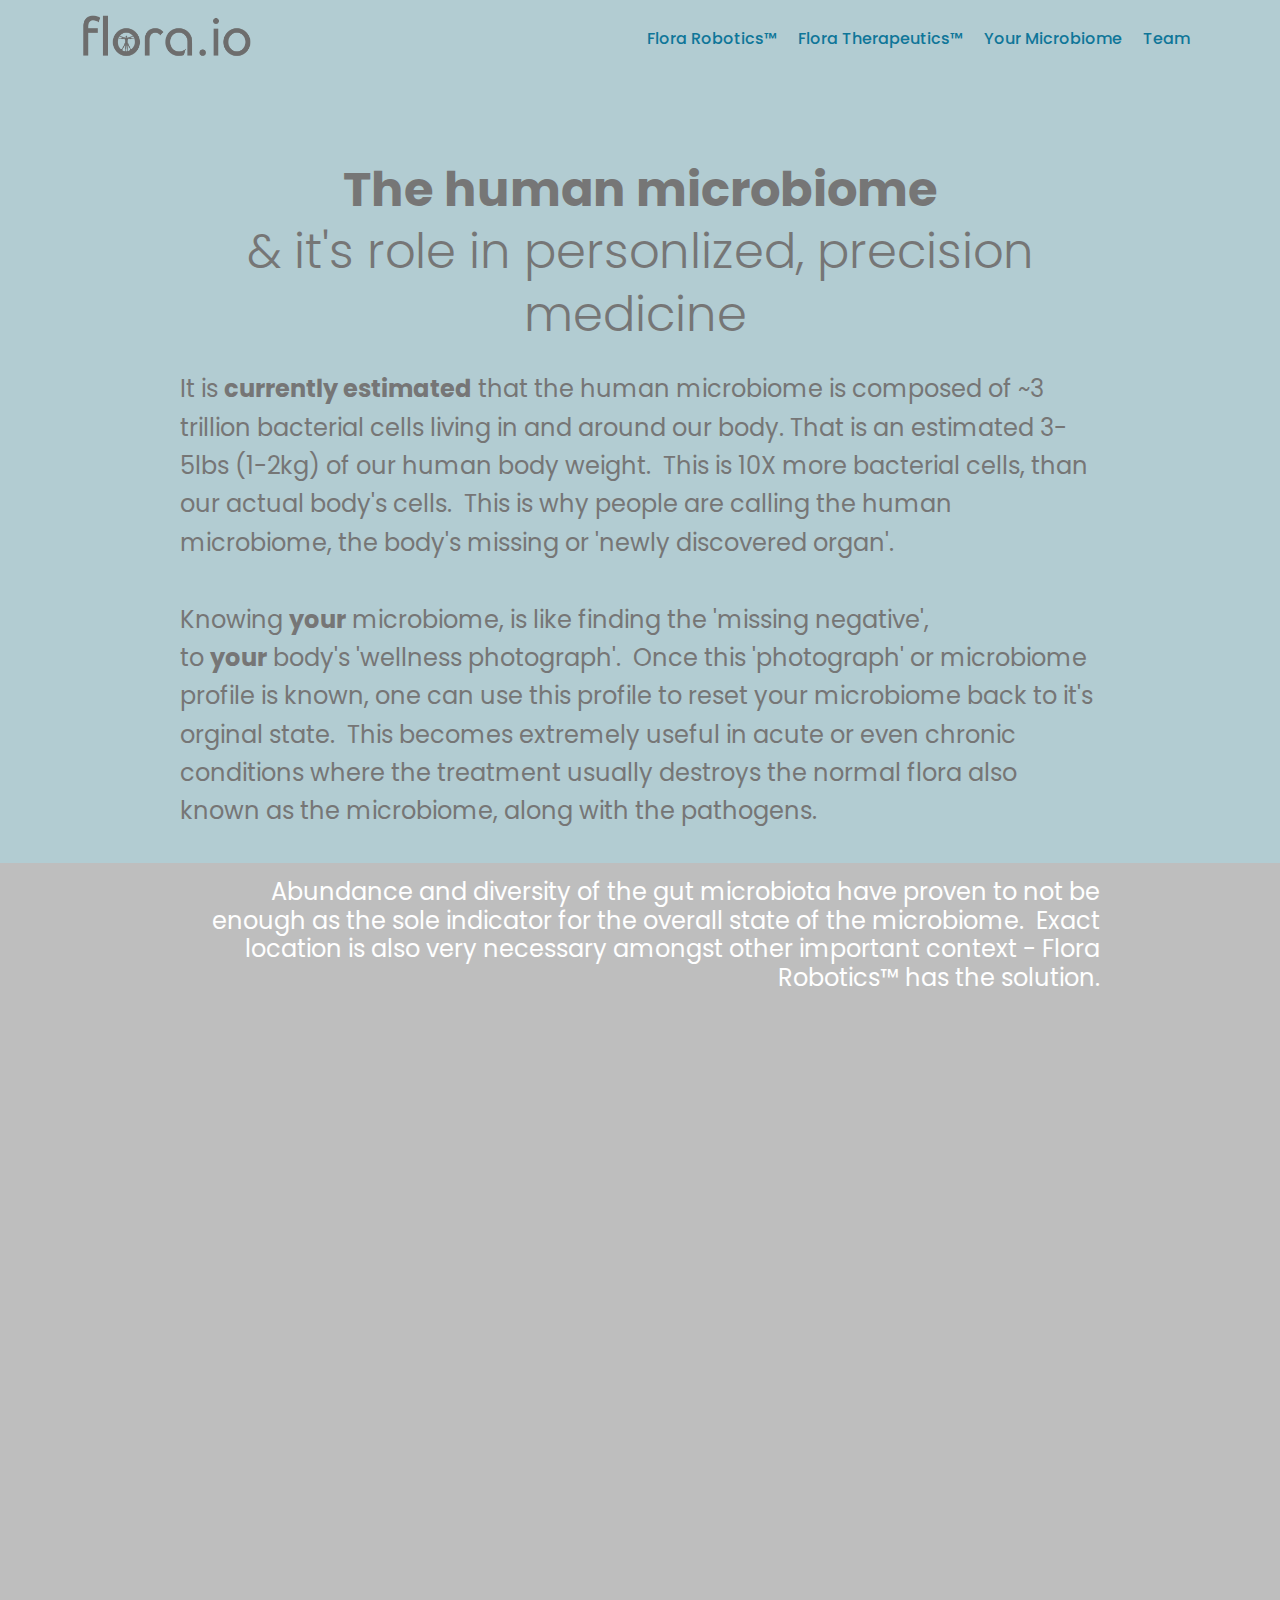
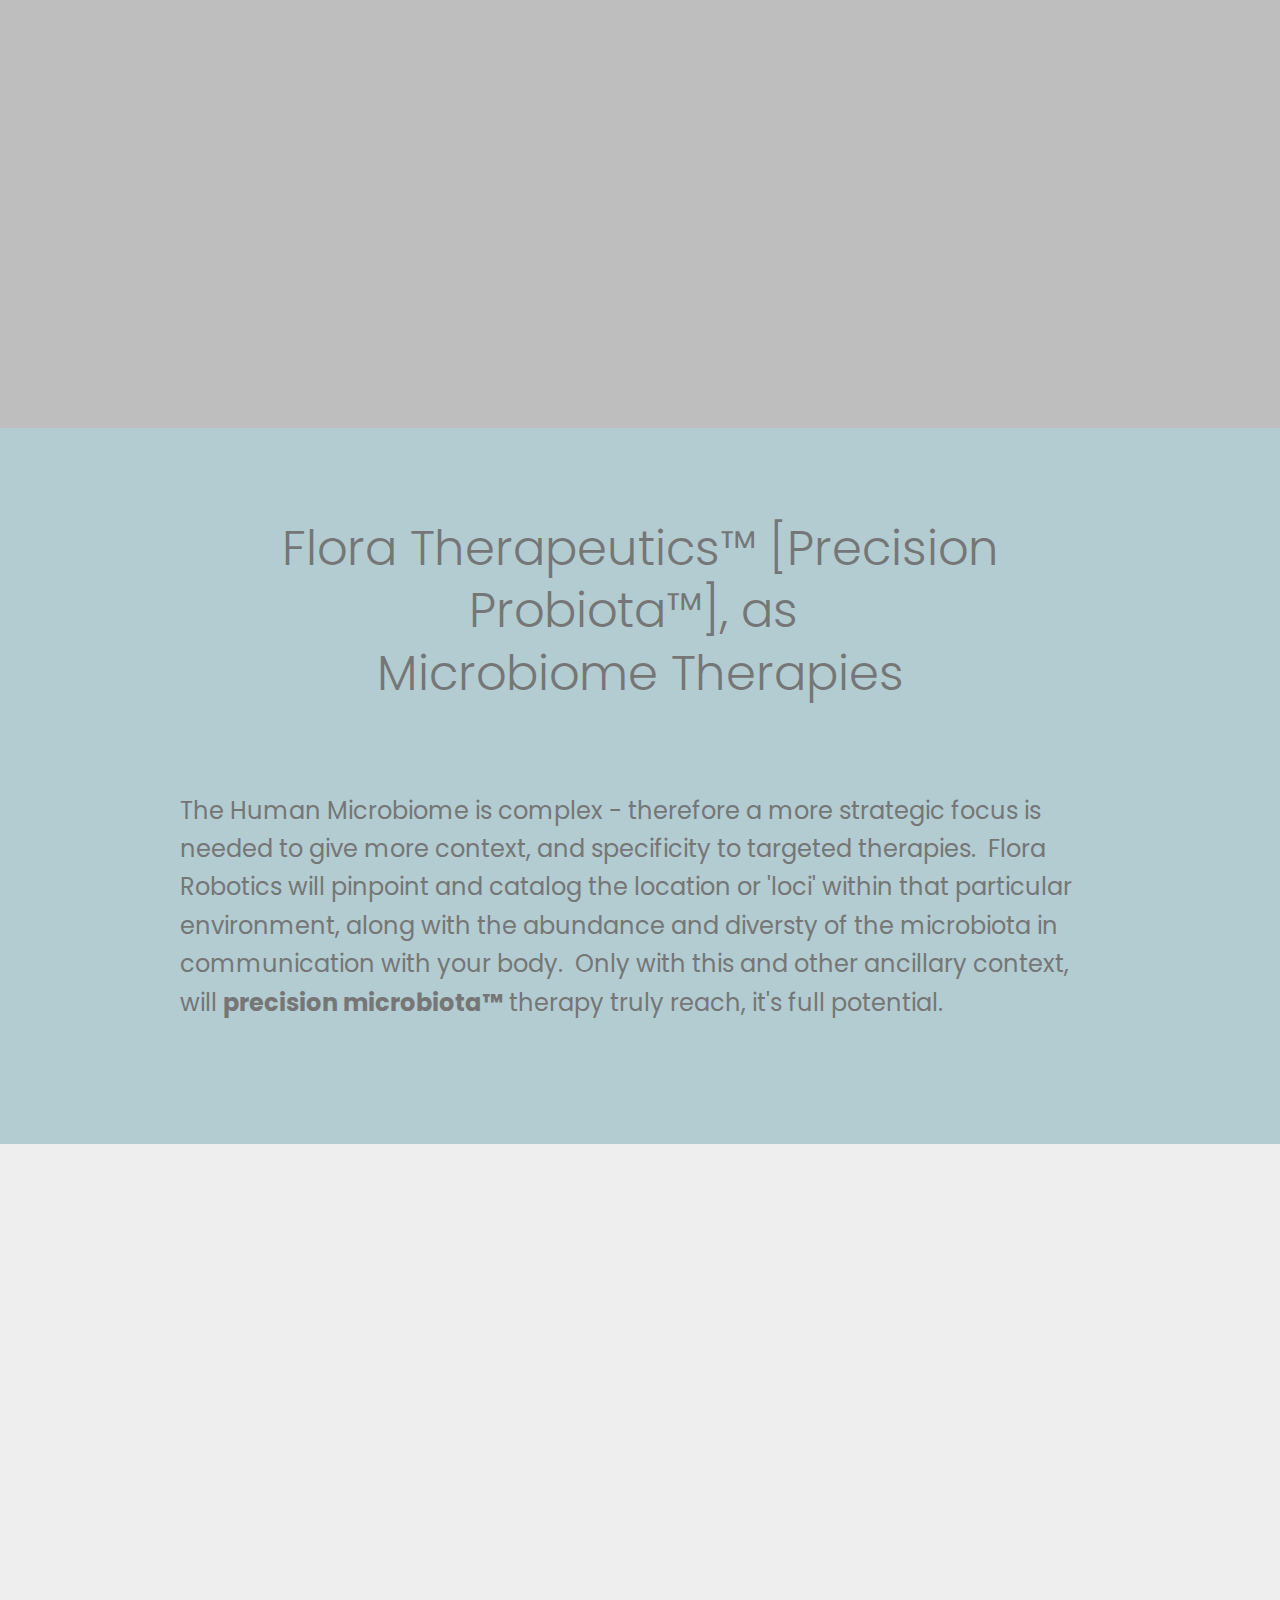
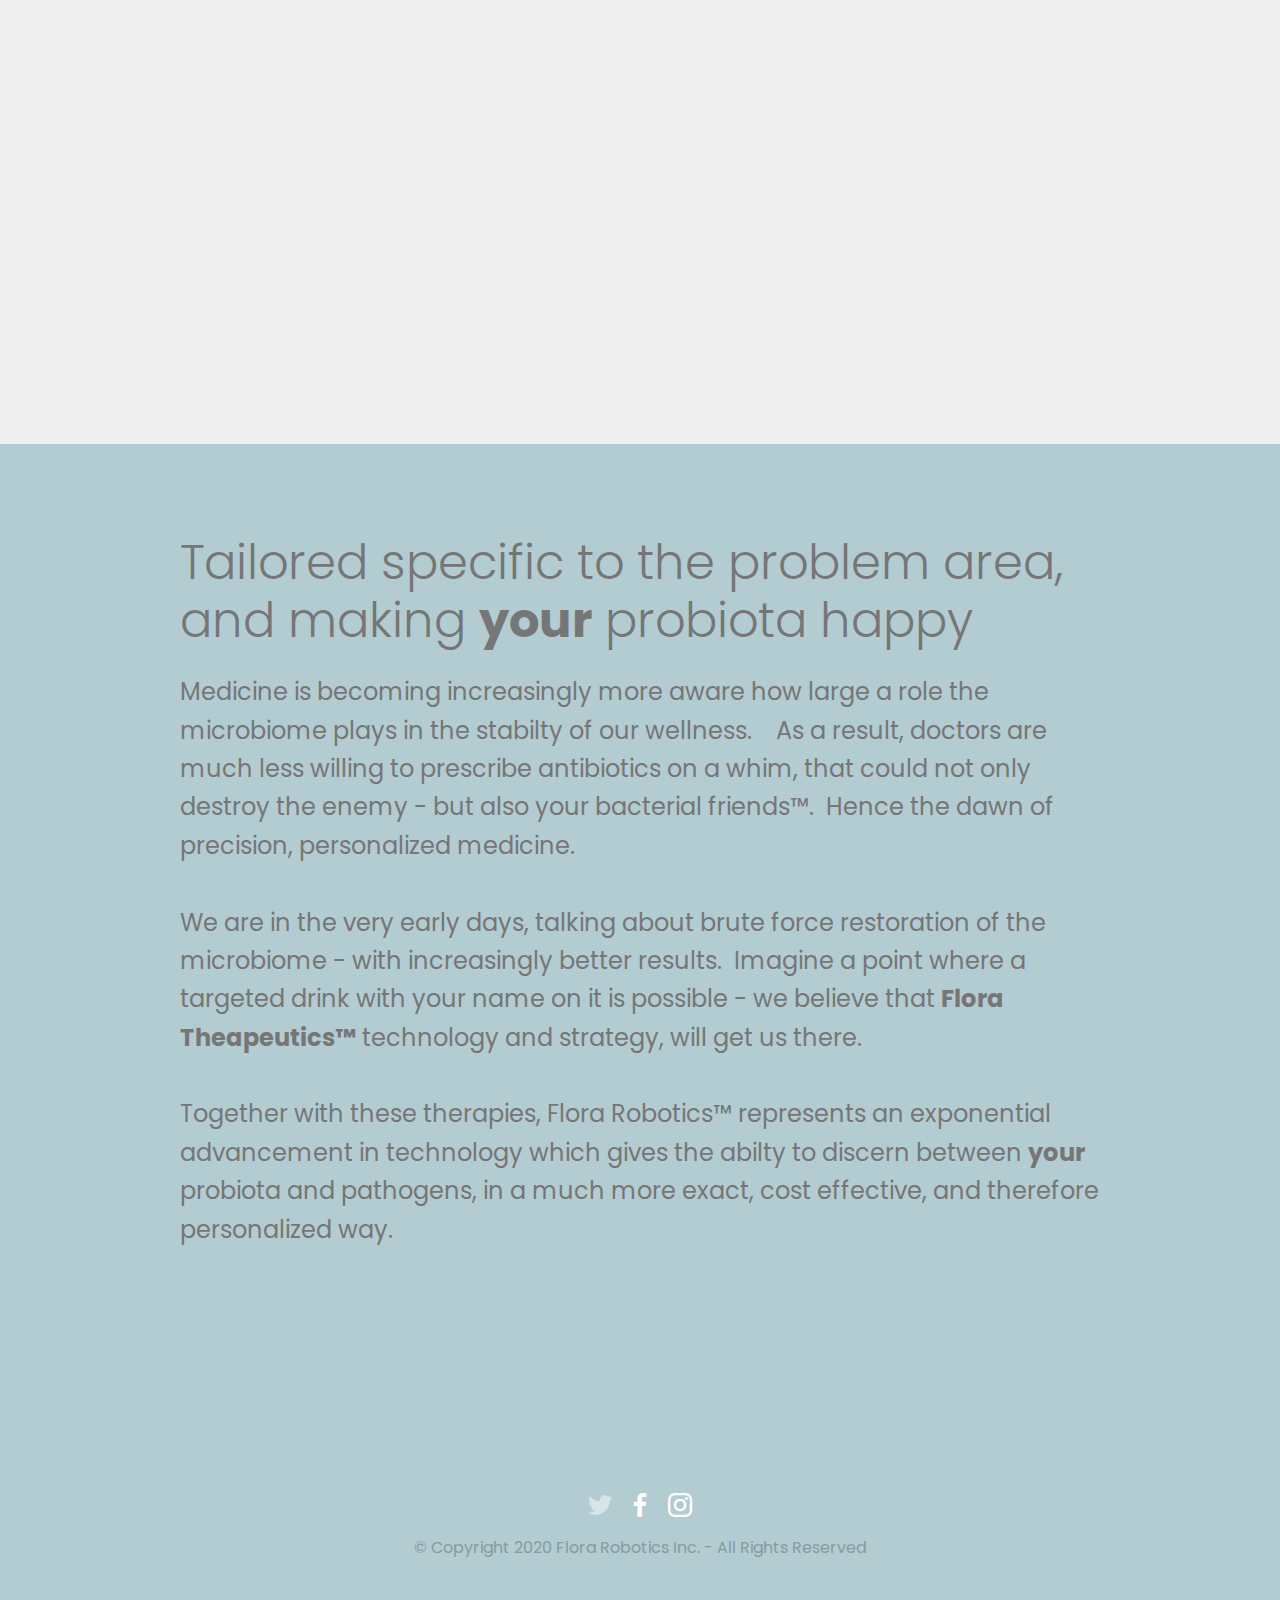
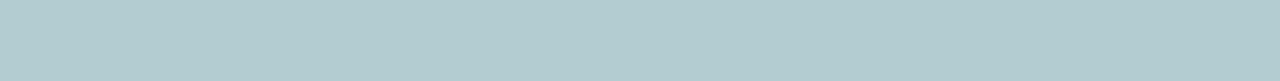
<file: yourmicrobiome2.html>
<!DOCTYPE html>
<html  >
<head>
  <!-- Site made with Mobirise Website Builder v4.9.7, https://mobirise.com -->
  <meta charset="UTF-8">
  <meta http-equiv="X-UA-Compatible" content="IE=edge">
  <meta name="generator" content="Mobirise v4.9.7, mobirise.com">
  <meta name="viewport" content="width=device-width, initial-scale=1, minimum-scale=1">
  <link rel="shortcut icon" href="assets/images/separately-logo-white-180x180px-3x-128x128.png" type="image/x-icon">
  <meta name="description" content="Your MicroBiome">
  
  <title>Your Microbiome Backup</title>
  <link rel="stylesheet" href="assets/web/assets/mobirise-icons/mobirise-icons.css">
  <link rel="stylesheet" href="assets/tether/tether.min.css">
  <link rel="stylesheet" href="assets/bootstrap/css/bootstrap.min.css">
  <link rel="stylesheet" href="assets/bootstrap/css/bootstrap-grid.min.css">
  <link rel="stylesheet" href="assets/bootstrap/css/bootstrap-reboot.min.css">
  <link rel="stylesheet" href="assets/socicon/css/styles.css">
  <link rel="stylesheet" href="assets/dropdown/css/style.css">
  <link rel="stylesheet" href="assets/theme/css/style.css">
  <link rel="stylesheet" href="assets/mobirise/css/mbr-additional.css" type="text/css">
  
  
  
</head>
<body>

<!-- Google Analytics -->
<!-- Global site tag (gtag.js) - Google Analytics -->
<script async src="https://www.googletagmanager.com/gtag/js?id=UA-174964727-1"></script>
<script>
  window.dataLayer = window.dataLayer || [];
  function gtag(){dataLayer.push(arguments);}
  gtag('js', new Date());

  gtag('config', 'UA-174964727-1');
</script>

<!-- /Google Analytics -->


  <section class="menu cid-r800KDMNKw" once="menu" id="menu2-4">

    

    <nav class="navbar navbar-expand beta-menu navbar-dropdown align-items-center navbar-fixed-top navbar-toggleable-sm">
        <button class="navbar-toggler navbar-toggler-right" type="button" data-toggle="collapse" data-target="#navbarSupportedContent" aria-controls="navbarSupportedContent" aria-expanded="false" aria-label="Toggle navigation">
            <div class="hamburger">
                <span></span>
                <span></span>
                <span></span>
                <span></span>
            </div>
        </button>
        <div class="menu-logo">
            <div class="navbar-brand">
                <span class="navbar-logo">
                    <a href="https://flora.io">
                        <img src="assets/images/logo.flora-sign-322x114.png" alt="Mobirise" title="" style="height: 3.8rem;">
                    </a>
                </span>
                
            </div>
        </div>
        <div class="collapse navbar-collapse" id="navbarSupportedContent">
            <ul class="navbar-nav nav-dropdown nav-right" data-app-modern-menu="true"><li class="nav-item">
                    <a class="nav-link link text-primary display-4" href="florarobotics.html">Flora Robotics™</a>
                </li><li class="nav-item"><a class="nav-link link text-primary display-4" href="floratherapeutics.html">Flora Therapeutics™</a></li><li class="nav-item"><a class="nav-link link text-primary display-4" href="YourMicroBiome.html">Your Microbiome</a></li><li class="nav-item"><a class="nav-link link text-primary display-4" href="team.html">Team</a></li></ul>
            
        </div>
    </nav>
</section>

<section class="engine"><a href="https://mobirise.info/e">how to make your own site for free</a></section><section class="header1 cid-r8xWdwm5Bh" id="header1-u">

    

    

    <div class="container">
        <div class="row justify-content-md-center">
            <div class="mbr-white col-md-10">
                <h1 class="mbr-section-title align-center mbr-bold pb-3 mbr-fonts-style display-2"></h1>
                <h3 class="mbr-section-subtitle align-center mbr-light pb-3 mbr-fonts-style display-2"><strong>The human microbiome </strong><strong><br></strong>&amp; it's role in personlized, precision medicine<strong>&nbsp;</strong></h3>
                <p class="mbr-text align-center pb-3 mbr-fonts-style display-5">It is <strong>currently estimated</strong>&nbsp;that the human microbiome is composed of ~3 trillion bacterial cells living in and around our body. That is an estimated 3-5lbs (1-2kg) of our human body weight. &nbsp;This is 10X more bacterial cells, than our actual body's cells. &nbsp;This is why people are calling the human microbiome, the body's missing or 'newly discovered organ'.<br><br>Knowing <strong>your</strong> microbiome, is like finding the 'missing negative',<br> to <strong>your</strong> body's 'wellness photograph'. &nbsp;Once this 'photograph' or microbiome profile is known, one can use this profile to reset your microbiome back to it's orginal state. &nbsp;This becomes extremely useful in acute or even chronic conditions where the treatment usually destroys the normal flora also known as the microbiome, along with the pathogens. &nbsp;</p>
                
            </div>
        </div>
    </div>

</section>

<section class="header6 cid-r8ydITXtpX" data-bg-video="https://www.youtube.com/embed/4qlmce0sRxU?rel=0&amp;showinfo=0&amp;autoplay=1&amp;loop=1" id="header6-w">

    

    <div class="mbr-overlay" style="opacity: 0.2; background-color: rgb(0, 0, 0);">
    </div>

    <div class="container">
        <div class="row justify-content-md-center">
            <div class="mbr-white col-md-10">
                <h1 class="mbr-section-title align-center mbr-bold pb-3 mbr-fonts-style display-5"><span style="font-weight: normal;">Abundance and diversity of the gut microbiota have proven to not be enough as the sole indicator for the overall state of the microbiome. &nbsp;Exact location is also very necessary amongst other important context - Flora Robotics™ has the solution.</span><br><br><br><br><br><br><span style="font-weight: normal;"><br></span><br><br><br><br><br><br><br><span style="font-weight: normal;"><br></span></h1>
                <p class="mbr-text align-center pb-3 mbr-fonts-style display-5"><br><br><br><br><br><br><br><br><br><br><br><br><br><br><br></p>
                
            </div>
        </div>
    </div>

    
</section>

<section class="header1 cid-r8zxyD48Nn" id="header1-12">

    

    

    <div class="container">
        <div class="row justify-content-md-center">
            <div class="mbr-white col-md-10">
                
                <h3 class="mbr-section-subtitle align-center mbr-light pb-3 mbr-fonts-style display-2">Flora Therapeutics™ [Precision Probiota™], as&nbsp;<br>Microbiome Therapies<div><br></div></h3>
                <p class="mbr-text align-center pb-3 mbr-fonts-style display-5">The Human Microbiome is complex - therefore a more strategic focus is needed to give more context, and specificity to targeted therapies. &nbsp;Flora Robotics will pinpoint and catalog the location or 'loci' within that particular environment, along with the abundance and diversty of the microbiota in communication with your body. &nbsp;Only with this and other ancillary context, will <strong>precision microbiota™</strong> therapy truly reach, it's full potential.<br></p>
                
            </div>
        </div>
    </div>

</section>

<section class="header1 cid-r8zxfUehvZ mbr-fullscreen mbr-parallax-background" id="header1-11">

    

    

    <div class="container">
        <div class="row justify-content-md-center">
            <div class="mbr-white col-md-10">
                
                
                <p class="mbr-text align-center pb-3 mbr-fonts-style display-5"><br><br></p>
                
            </div>
        </div>
    </div>

</section>

<section class="header5 cid-r8xSyf8eGt" id="header5-t">

    

    
    <div class="container">
        <div class="row justify-content-center">
            <div class="mbr-white col-md-10">
                <h1 class="mbr-section-title align-center pb-3 mbr-fonts-style display-2">Tailored specific to the problem area, and making <strong>your</strong> probiota happy</h1>
                <p class="mbr-text align-center display-5 pb-3 mbr-fonts-style">Medicine is becoming increasingly more aware how large a role the microbiome plays in the stabilty of our wellness. &nbsp; &nbsp;As a result, doctors are much less willing to prescribe antibiotics on a whim, that could not only destroy the enemy - but also your bacterial friends™. &nbsp;Hence the dawn of precision, personalized medicine.<br><br>We are in the very early days, talking about brute force restoration of the microbiome - with increasingly better results. &nbsp;Imagine a point where a targeted drink with your name on it is possible - we believe that&nbsp;<strong>Flora Theapeutics™</strong> technology and strategy, will get us there. &nbsp;<br><br>Together with these therapies, Flora Robotics™ represents an exponential advancement in technology which gives the abilty to discern between <strong>your</strong> probiota and pathogens, in a much more exact, cost effective, and therefore personalized way.</p>
                
            </div>
        </div>
    </div>

    
</section>

<section once="" class="cid-r8pxz4k21Y" id="footer7-e">

    

    

    <div class="container">
        <div class="media-container-row align-center mbr-white">
            
            <div class="row social-row">
                <div class="social-list align-right pb-2">
                    
                    
                    
                    
                    
                    
                <div class="soc-item">
                        <a href="https://twitter.com/flora_therapy">
                            <span class="mbr-iconfont mbr-iconfont-social socicon-twitter socicon"></span>
                        </a>
                    </div><div class="soc-item">
                        
                            <span class="mbr-iconfont mbr-iconfont-social socicon-facebook socicon"></span>
                        
                    </div><div class="soc-item">
                        
                            <span class="mbr-iconfont mbr-iconfont-social socicon-instagram socicon"></span>
                        
                    </div></div>
            </div>
            <div class="row row-copirayt">
                <p class="mbr-text mb-0 mbr-fonts-style mbr-white align-center display-7">
                    © Copyright 2020 Flora Robotics Inc. - All Rights Reserved
                </p>
            </div>
        </div>
    </div>
</section>


  <script src="assets/web/assets/jquery/jquery.min.js"></script>
  <script src="assets/popper/popper.min.js"></script>
  <script src="assets/tether/tether.min.js"></script>
  <script src="assets/bootstrap/js/bootstrap.min.js"></script>
  <script src="assets/smoothscroll/smooth-scroll.js"></script>
  <script src="assets/touchswipe/jquery.touch-swipe.min.js"></script>
  <script src="assets/ytplayer/jquery.mb.ytplayer.min.js"></script>
  <script src="assets/vimeoplayer/jquery.mb.vimeo_player.js"></script>
  <script src="assets/parallax/jarallax.min.js"></script>
  <script src="assets/dropdown/js/script.min.js"></script>
  <script src="assets/theme/js/script.js"></script>
  
  
</body>
</html>
</file>
<file: assets/web/assets/mobirise-icons/mobirise-icons.css>
@font-face {
  font-family: 'MobiriseIcons';
  src:  url('mobirise-icons.eot?spat4u');
  src:  url('mobirise-icons.eot?spat4u#iefix') format('embedded-opentype'),
    url('mobirise-icons.ttf?spat4u') format('truetype'),
    url('mobirise-icons.woff?spat4u') format('woff'),
    url('mobirise-icons.svg?spat4u#MobiriseIcons') format('svg');
  font-weight: normal;
  font-style: normal;
}

[class^="mbri-"], [class*=" mbri-"] {
  /* use !important to prevent issues with browser extensions that change fonts */
  font-family: MobiriseIcons !important;
  speak: none;
  font-style: normal;
  font-weight: normal;
  font-variant: normal;
  text-transform: none;
  line-height: 1;

  /* Better Font Rendering =========== */
  -webkit-font-smoothing: antialiased;
  -moz-osx-font-smoothing: grayscale;
}

.mbri-add-submenu:before {
  content: "\e900";
}
.mbri-alert:before {
  content: "\e901";
}
.mbri-align-center:before {
  content: "\e902";
}
.mbri-align-justify:before {
  content: "\e903";
}
.mbri-align-left:before {
  content: "\e904";
}
.mbri-align-right:before {
  content: "\e905";
}
.mbri-android:before {
  content: "\e906";
}
.mbri-apple:before {
  content: "\e907";
}
.mbri-arrow-down:before {
  content: "\e908";
}
.mbri-arrow-next:before {
  content: "\e909";
}
.mbri-arrow-prev:before {
  content: "\e90a";
}
.mbri-arrow-up:before {
  content: "\e90b";
}
.mbri-bold:before {
  content: "\e90c";
}
.mbri-bookmark:before {
  content: "\e90d";
}
.mbri-bootstrap:before {
  content: "\e90e";
}
.mbri-briefcase:before {
  content: "\e90f";
}
.mbri-browse:before {
  content: "\e910";
}
.mbri-bulleted-list:before {
  content: "\e911";
}
.mbri-calendar:before {
  content: "\e912";
}
.mbri-camera:before {
  content: "\e913";
}
.mbri-cart-add:before {
  content: "\e914";
}
.mbri-cart-full:before {
  content: "\e915";
}
.mbri-cash:before {
  content: "\e916";
}
.mbri-change-style:before {
  content: "\e917";
}
.mbri-chat:before {
  content: "\e918";
}
.mbri-clock:before {
  content: "\e919";
}
.mbri-close:before {
  content: "\e91a";
}
.mbri-cloud:before {
  content: "\e91b";
}
.mbri-code:before {
  content: "\e91c";
}
.mbri-contact-form:before {
  content: "\e91d";
}
.mbri-credit-card:before {
  content: "\e91e";
}
.mbri-cursor-click:before {
  content: "\e91f";
}
.mbri-cust-feedback:before {
  content: "\e920";
}
.mbri-database:before {
  content: "\e921";
}
.mbri-delivery:before {
  content: "\e922";
}
.mbri-desktop:before {
  content: "\e923";
}
.mbri-devices:before {
  content: "\e924";
}
.mbri-down:before {
  content: "\e925";
}
.mbri-download:before {
  content: "\e989";
}
.mbri-drag-n-drop:before {
  content: "\e927";
}
.mbri-drag-n-drop2:before {
  content: "\e928";
}
.mbri-edit:before {
  content: "\e929";
}
.mbri-edit2:before {
  content: "\e92a";
}
.mbri-error:before {
  content: "\e92b";
}
.mbri-extension:before {
  content: "\e92c";
}
.mbri-features:before {
  content: "\e92d";
}
.mbri-file:before {
  content: "\e92e";
}
.mbri-flag:before {
  content: "\e92f";
}
.mbri-folder:before {
  content: "\e930";
}
.mbri-gift:before {
  content: "\e931";
}
.mbri-github:before {
  content: "\e932";
}
.mbri-globe:before {
  content: "\e933";
}
.mbri-globe-2:before {
  content: "\e934";
}
.mbri-growing-chart:before {
  content: "\e935";
}
.mbri-hearth:before {
  content: "\e936";
}
.mbri-help:before {
  content: "\e937";
}
.mbri-home:before {
  content: "\e938";
}
.mbri-hot-cup:before {
  content: "\e939";
}
.mbri-idea:before {
  content: "\e93a";
}
.mbri-image-gallery:before {
  content: "\e93b";
}
.mbri-image-slider:before {
  content: "\e93c";
}
.mbri-info:before {
  content: "\e93d";
}
.mbri-italic:before {
  content: "\e93e";
}
.mbri-key:before {
  content: "\e93f";
}
.mbri-laptop:before {
  content: "\e940";
}
.mbri-layers:before {
  content: "\e941";
}
.mbri-left-right:before {
  content: "\e942";
}
.mbri-left:before {
  content: "\e943";
}
.mbri-letter:before {
  content: "\e944";
}
.mbri-like:before {
  content: "\e945";
}
.mbri-link:before {
  content: "\e946";
}
.mbri-lock:before {
  content: "\e947";
}
.mbri-login:before {
  content: "\e948";
}
.mbri-logout:before {
  content: "\e949";
}
.mbri-magic-stick:before {
  content: "\e94a";
}
.mbri-map-pin:before {
  content: "\e94b";
}
.mbri-menu:before {
  content: "\e94c";
}
.mbri-mobile:before {
  content: "\e94d";
}
.mbri-mobile2:before {
  content: "\e94e";
}
.mbri-mobirise:before {
  content: "\e94f";
}
.mbri-more-horizontal:before {
  content: "\e950";
}
.mbri-more-vertical:before {
  content: "\e951";
}
.mbri-music:before {
  content: "\e952";
}
.mbri-new-file:before {
  content: "\e953";
}
.mbri-numbered-list:before {
  content: "\e954";
}
.mbri-opened-folder:before {
  content: "\e955";
}
.mbri-pages:before {
  content: "\e956";
}
.mbri-paper-plane:before {
  content: "\e957";
}
.mbri-paperclip:before {
  content: "\e958";
}
.mbri-photo:before {
  content: "\e959";
}
.mbri-photos:before {
  content: "\e95a";
}
.mbri-pin:before {
  content: "\e95b";
}
.mbri-play:before {
  content: "\e95c";
}
.mbri-plus:before {
  content: "\e95d";
}
.mbri-preview:before {
  content: "\e95e";
}
.mbri-print:before {
  content: "\e95f";
}
.mbri-protect:before {
  content: "\e960";
}
.mbri-question:before {
  content: "\e961";
}
.mbri-quote-left:before {
  content: "\e962";
}
.mbri-quote-right:before {
  content: "\e963";
}
.mbri-refresh:before {
  content: "\e964";
}
.mbri-responsive:before {
  content: "\e965";
}
.mbri-right:before {
  content: "\e966";
}
.mbri-rocket:before {
  content: "\e967";
}
.mbri-sad-face:before {
  content: "\e968";
}
.mbri-sale:before {
  content: "\e969";
}
.mbri-save:before {
  content: "\e96a";
}
.mbri-search:before {
  content: "\e96b";
}
.mbri-setting:before {
  content: "\e96c";
}
.mbri-setting2:before {
  content: "\e96d";
}
.mbri-setting3:before {
  content: "\e96e";
}
.mbri-share:before {
  content: "\e96f";
}
.mbri-shopping-bag:before {
  content: "\e970";
}
.mbri-shopping-basket:before {
  content: "\e971";
}
.mbri-shopping-cart:before {
  content: "\e972";
}
.mbri-sites:before {
  content: "\e973";
}
.mbri-smile-face:before {
  content: "\e974";
}
.mbri-speed:before {
  content: "\e975";
}
.mbri-star:before {
  content: "\e976";
}
.mbri-success:before {
  content: "\e977";
}
.mbri-sun:before {
  content: "\e978";
}
.mbri-sun2:before {
  content: "\e979";
}
.mbri-tablet:before {
  content: "\e97a";
}
.mbri-tablet-vertical:before {
  content: "\e97b";
}
.mbri-target:before {
  content: "\e97c";
}
.mbri-timer:before {
  content: "\e97d";
}
.mbri-to-ftp:before {
  content: "\e97e";
}
.mbri-to-local-drive:before {
  content: "\e97f";
}
.mbri-touch-swipe:before {
  content: "\e980";
}
.mbri-touch:before {
  content: "\e981";
}
.mbri-trash:before {
  content: "\e982";
}
.mbri-underline:before {
  content: "\e983";
}
.mbri-unlink:before {
  content: "\e984";
}
.mbri-unlock:before {
  content: "\e985";
}
.mbri-up-down:before {
  content: "\e986";
}
.mbri-up:before {
  content: "\e987";
}
.mbri-update:before {
  content: "\e988";
}
.mbri-upload:before {
 content: "\e926"; 
}
.mbri-user:before {
  content: "\e98a";
}
.mbri-user2:before {
  content: "\e98b";
}
.mbri-users:before {
  content: "\e98c";
}
.mbri-video:before {
  content: "\e98d";
}
.mbri-video-play:before {
  content: "\e98e";
}
.mbri-watch:before {
  content: "\e98f";
}
.mbri-website-theme:before {
  content: "\e990";
}
.mbri-wifi:before {
  content: "\e991";
}
.mbri-windows:before {
  content: "\e992";
}
.mbri-zoom-out:before {
  content: "\e993";
}
.mbri-redo:before {
  content: "\e994";
}
.mbri-undo:before {
  content: "\e995";
}
</file>
<file: assets/socicon/css/styles.css>
@charset "UTF-8";

@font-face {
  font-family: "socicon";
  src:url("../fonts/socicon.eot");
  src:url("../fonts/socicon.eot?#iefix") format("embedded-opentype"),
    url("../fonts/socicon.woff") format("woff"),
    url("../fonts/socicon.ttf") format("truetype"),
    url("../fonts/socicon.svg#socicon") format("svg");
  font-weight: normal;
  font-style: normal;

}

[data-icon]:before {
  font-family: "socicon" !important;
  content: attr(data-icon);
  font-style: normal !important;
  font-weight: normal !important;
  font-variant: normal !important;
  text-transform: none !important;
  speak: none;
  line-height: 1;
  -webkit-font-smoothing: antialiased;
  -moz-osx-font-smoothing: grayscale;
}

[class^="socicon-"]:before,
[class*=" socicon-"]:before {
  font-family: "socicon" !important;
  font-style: normal !important;
  font-weight: normal !important;
  font-variant: normal !important;
  text-transform: none !important;
  speak: none;
  line-height: 1;
  -webkit-font-smoothing: antialiased;
  -moz-osx-font-smoothing: grayscale;
}

.socicon-modelmayhem:before {
  content: "\e000";
}
.socicon-mixcloud:before {
  content: "\e001";
}
.socicon-drupal:before {
  content: "\e002";
}
.socicon-swarm:before {
  content: "\e003";
}
.socicon-istock:before {
  content: "\e004";
}
.socicon-yammer:before {
  content: "\e005";
}
.socicon-ello:before {
  content: "\e006";
}
.socicon-stackoverflow:before {
  content: "\e007";
}
.socicon-persona:before {
  content: "\e008";
}
.socicon-triplej:before {
  content: "\e009";
}
.socicon-houzz:before {
  content: "\e00a";
}
.socicon-rss:before {
  content: "\e00b";
}
.socicon-paypal:before {
  content: "\e00c";
}
.socicon-odnoklassniki:before {
  content: "\e00d";
}
.socicon-airbnb:before {
  content: "\e00e";
}
.socicon-periscope:before {
  content: "\e00f";
}
.socicon-outlook:before {
  content: "\e010";
}
.socicon-coderwall:before {
  content: "\e011";
}
.socicon-tripadvisor:before {
  content: "\e012";
}
.socicon-appnet:before {
  content: "\e013";
}
.socicon-goodreads:before {
  content: "\e014";
}
.socicon-tripit:before {
  content: "\e015";
}
.socicon-lanyrd:before {
  content: "\e016";
}
.socicon-slideshare:before {
  content: "\e017";
}
.socicon-buffer:before {
  content: "\e018";
}
.socicon-disqus:before {
  content: "\e019";
}
.socicon-vkontakte:before {
  content: "\e01a";
}
.socicon-whatsapp:before {
  content: "\e01b";
}
.socicon-patreon:before {
  content: "\e01c";
}
.socicon-storehouse:before {
  content: "\e01d";
}
.socicon-pocket:before {
  content: "\e01e";
}
.socicon-mail:before {
  content: "\e01f";
}
.socicon-blogger:before {
  content: "\e020";
}
.socicon-technorati:before {
  content: "\e021";
}
.socicon-reddit:before {
  content: "\e022";
}
.socicon-dribbble:before {
  content: "\e023";
}
.socicon-stumbleupon:before {
  content: "\e024";
}
.socicon-digg:before {
  content: "\e025";
}
.socicon-envato:before {
  content: "\e026";
}
.socicon-behance:before {
  content: "\e027";
}
.socicon-delicious:before {
  content: "\e028";
}
.socicon-deviantart:before {
  content: "\e029";
}
.socicon-forrst:before {
  content: "\e02a";
}
.socicon-play:before {
  content: "\e02b";
}
.socicon-zerply:before {
  content: "\e02c";
}
.socicon-wikipedia:before {
  content: "\e02d";
}
.socicon-apple:before {
  content: "\e02e";
}
.socicon-flattr:before {
  content: "\e02f";
}
.socicon-github:before {
  content: "\e030";
}
.socicon-renren:before {
  content: "\e031";
}
.socicon-friendfeed:before {
  content: "\e032";
}
.socicon-newsvine:before {
  content: "\e033";
}
.socicon-identica:before {
  content: "\e034";
}
.socicon-bebo:before {
  content: "\e035";
}
.socicon-zynga:before {
  content: "\e036";
}
.socicon-steam:before {
  content: "\e037";
}
.socicon-xbox:before {
  content: "\e038";
}
.socicon-windows:before {
  content: "\e039";
}
.socicon-qq:before {
  content: "\e03a";
}
.socicon-douban:before {
  content: "\e03b";
}
.socicon-meetup:before {
  content: "\e03c";
}
.socicon-playstation:before {
  content: "\e03d";
}
.socicon-android:before {
  content: "\e03e";
}
.socicon-snapchat:before {
  content: "\e03f";
}
.socicon-twitter:before {
  content: "\e040";
}
.socicon-facebook:before {
  content: "\e041";
}
.socicon-googleplus:before {
  content: "\e042";
}
.socicon-pinterest:before {
  content: "\e043";
}
.socicon-foursquare:before {
  content: "\e044";
}
.socicon-yahoo:before {
  content: "\e045";
}
.socicon-skype:before {
  content: "\e046";
}
.socicon-yelp:before {
  content: "\e047";
}
.socicon-feedburner:before {
  content: "\e048";
}
.socicon-linkedin:before {
  content: "\e049";
}
.socicon-viadeo:before {
  content: "\e04a";
}
.socicon-xing:before {
  content: "\e04b";
}
.socicon-myspace:before {
  content: "\e04c";
}
.socicon-soundcloud:before {
  content: "\e04d";
}
.socicon-spotify:before {
  content: "\e04e";
}
.socicon-grooveshark:before {
  content: "\e04f";
}
.socicon-lastfm:before {
  content: "\e050";
}
.socicon-youtube:before {
  content: "\e051";
}
.socicon-vimeo:before {
  content: "\e052";
}
.socicon-dailymotion:before {
  content: "\e053";
}
.socicon-vine:before {
  content: "\e054";
}
.socicon-flickr:before {
  content: "\e055";
}
.socicon-500px:before {
  content: "\e056";
}
.socicon-wordpress:before {
  content: "\e058";
}
.socicon-tumblr:before {
  content: "\e059";
}
.socicon-twitch:before {
  content: "\e05a";
}
.socicon-8tracks:before {
  content: "\e05b";
}
.socicon-amazon:before {
  content: "\e05c";
}
.socicon-icq:before {
  content: "\e05d";
}
.socicon-smugmug:before {
  content: "\e05e";
}
.socicon-ravelry:before {
  content: "\e05f";
}
.socicon-weibo:before {
  content: "\e060";
}
.socicon-baidu:before {
  content: "\e061";
}
.socicon-angellist:before {
  content: "\e062";
}
.socicon-ebay:before {
  content: "\e063";
}
.socicon-imdb:before {
  content: "\e064";
}
.socicon-stayfriends:before {
  content: "\e065";
}
.socicon-residentadvisor:before {
  content: "\e066";
}
.socicon-google:before {
  content: "\e067";
}
.socicon-yandex:before {
  content: "\e068";
}
.socicon-sharethis:before {
  content: "\e069";
}
.socicon-bandcamp:before {
  content: "\e06a";
}
.socicon-itunes:before {
  content: "\e06b";
}
.socicon-deezer:before {
  content: "\e06c";
}
.socicon-telegram:before {
  content: "\e06e";
}
.socicon-openid:before {
  content: "\e06f";
}
.socicon-amplement:before {
  content: "\e070";
}
.socicon-viber:before {
  content: "\e071";
}
.socicon-zomato:before {
  content: "\e072";
}
.socicon-draugiem:before {
  content: "\e074";
}
.socicon-endomodo:before {
  content: "\e075";
}
.socicon-filmweb:before {
  content: "\e076";
}
.socicon-stackexchange:before {
  content: "\e077";
}
.socicon-wykop:before {
  content: "\e078";
}
.socicon-teamspeak:before {
  content: "\e079";
}
.socicon-teamviewer:before {
  content: "\e07a";
}
.socicon-ventrilo:before {
  content: "\e07b";
}
.socicon-younow:before {
  content: "\e07c";
}
.socicon-raidcall:before {
  content: "\e07d";
}
.socicon-mumble:before {
  content: "\e07e";
}
.socicon-medium:before {
  content: "\e06d";
}
.socicon-bebee:before {
  content: "\e07f";
}
.socicon-hitbox:before {
  content: "\e080";
}
.socicon-reverbnation:before {
  content: "\e081";
}
.socicon-formulr:before {
  content: "\e082";
}
.socicon-instagram:before {
  content: "\e057";
}
.socicon-battlenet:before {
  content: "\e083";
}
.socicon-chrome:before {
  content: "\e084";
}
.socicon-discord:before {
  content: "\e086";
}
.socicon-issuu:before {
  content: "\e087";
}
.socicon-macos:before {
  content: "\e088";
}
.socicon-firefox:before {
  content: "\e089";
}
.socicon-opera:before {
  content: "\e08d";
}
.socicon-keybase:before {
  content: "\e090";
}
.socicon-alliance:before {
  content: "\e091";
}
.socicon-livejournal:before {
  content: "\e092";
}
.socicon-googlephotos:before {
  content: "\e093";
}
.socicon-horde:before {
  content: "\e094";
}
.socicon-etsy:before {
  content: "\e095";
}
.socicon-zapier:before {
  content: "\e096";
}
.socicon-google-scholar:before {
  content: "\e097";
}
.socicon-researchgate:before {
  content: "\e098";
}
.socicon-wechat:before {
  content: "\e099";
}
.socicon-strava:before {
  content: "\e09a";
}
.socicon-line:before {
  content: "\e09b";
}
.socicon-lyft:before {
  content: "\e09c";
}
.socicon-uber:before {
  content: "\e09d";
}
.socicon-songkick:before {
  content: "\e09e";
}
.socicon-viewbug:before {
  content: "\e09f";
}
.socicon-googlegroups:before {
  content: "\e0a0";
}
.socicon-quora:before {
  content: "\e073";
}
.socicon-diablo:before {
  content: "\e085";
}
.socicon-blizzard:before {
  content: "\e0a1";
}
.socicon-hearthstone:before {
  content: "\e08b";
}
.socicon-heroes:before {
  content: "\e08a";
}
.socicon-overwatch:before {
  content: "\e08c";
}
.socicon-warcraft:before {
  content: "\e08e";
}
.socicon-starcraft:before {
  content: "\e08f";
}
.socicon-beam:before {
  content: "\e0a2";
}
.socicon-curse:before {
  content: "\e0a3";
}
.socicon-player:before {
  content: "\e0a4";
}
.socicon-streamjar:before {
  content: "\e0a5";
}
.socicon-nintendo:before {
  content: "\e0a6";
}
.socicon-hellocoton:before {
  content: "\e0a7";
}
</file>
<file: assets/theme/css/style.css>
/*!
 * Mobirise v4 theme (https://mobirise.com/)
 * Copyright 2017 Mobirise
 */
section {
  background-color: #eeeeee; }

section,
.container,
.container-fluid {
  position: relative;
  word-wrap: break-word; }

a.mbr-iconfont:hover {
  text-decoration: none; }

.article .lead p, .article .lead ul, .article .lead ol, .article .lead pre, .article .lead blockquote {
  margin-bottom: 0; }

a {
  font-style: normal;
  font-weight: 400;
  cursor: pointer; }
  a, a:hover {
    text-decoration: none; }

figure {
  margin-bottom: 0; }

body {
  color: #232323; }

h1, h2, h3, h4, h5, h6,
.h1, .h2, .h3, .h4, .h5, .h6,
.display-1, .display-2, .display-3, .display-4 {
  line-height: 1;
  word-break: break-word;
  word-wrap: break-word; }

b, strong {
  font-weight: bold; }

blockquote {
  padding: 10px 0 10px 20px;
  position: relative;
  border-left: 2px solid;
  border-color: #ff3366; }

input:-webkit-autofill, input:-webkit-autofill:hover, input:-webkit-autofill:focus, input:-webkit-autofill:active {
  transition-delay: 9999s;
  transition-property: background-color, color; }

textarea[type="hidden"] {
  display: none; }

body {
  position: relative; }

section {
  background-position: 50% 50%;
  background-repeat: no-repeat;
  background-size: cover; }
  section .mbr-background-video,
  section .mbr-background-video-preview {
    position: absolute;
    bottom: 0;
    left: 0;
    right: 0;
    top: 0; }

.hidden {
  visibility: hidden; }

.mbr-z-index20 {
  z-index: 20; }

/*! Base colors */
.mbr-white {
  color: #ffffff; }

.mbr-black {
  color: #000000; }

.mbr-bg-white {
  background-color: #ffffff; }

.mbr-bg-black {
  background-color: #000000; }

/*! Text-aligns */
.align-left {
  text-align: left; }

.align-center {
  text-align: center; }

.align-right {
  text-align: right; }

@media (max-width: 767px) {
  .align-left, .align-center, .align-right, .mbr-section-btn, .mbr-section-title {
    text-align: center; } }
/*! Font-weight  */
.mbr-light {
  font-weight: 300; }

.mbr-regular {
  font-weight: 400; }

.mbr-semibold {
  font-weight: 500; }

.mbr-bold {
  font-weight: 700; }

/*! Media  */
.media-size-item {
  -webkit-flex: 1 1 auto;
  -moz-flex: 1 1 auto;
  -ms-flex: 1 1 auto;
  -o-flex: 1 1 auto;
  flex: 1 1 auto; }

.media-content {
  -webkit-flex-basis: 100%;
  flex-basis: 100%; }

.media-container-row {
  display: -ms-flexbox;
  display: -webkit-flex;
  display: flex;
  -webkit-flex-direction: row;
  -ms-flex-direction: row;
  flex-direction: row;
  -webkit-flex-wrap: wrap;
  -ms-flex-wrap: wrap;
  flex-wrap: wrap;
  -webkit-justify-content: center;
  -ms-flex-pack: center;
  justify-content: center;
  -webkit-align-content: center;
  -ms-flex-line-pack: center;
  align-content: center;
  -webkit-align-items: start;
  -ms-flex-align: start;
  align-items: start; }
  .media-container-row .media-size-item {
    width: 400px; }

.media-container-column {
  display: -ms-flexbox;
  display: -webkit-flex;
  display: flex;
  -webkit-flex-direction: column;
  -ms-flex-direction: column;
  flex-direction: column;
  -webkit-flex-wrap: wrap;
  -ms-flex-wrap: wrap;
  flex-wrap: wrap;
  -webkit-justify-content: center;
  -ms-flex-pack: center;
  justify-content: center;
  -webkit-align-content: center;
  -ms-flex-line-pack: center;
  align-content: center;
  -webkit-align-items: stretch;
  -ms-flex-align: stretch;
  align-items: stretch; }
  .media-container-column > * {
    width: 100%; }

@media (min-width: 992px) {
  .media-container-row {
    -webkit-flex-wrap: nowrap;
    -ms-flex-wrap: nowrap;
    flex-wrap: nowrap; } }
figure {
  overflow: hidden; }

figure[mbr-media-size] {
  transition: width 0.1s; }

.mbr-figure img, .mbr-figure iframe {
  display: block;
  width: 100%; }

.card {
  background-color: transparent;
  border: none; }

.card-img {
  text-align: center;
  flex-shrink: 0;
  -webkit-flex-shrink: 0; }

.media {
  max-width: 100%;
  margin: 0 auto; }

.mbr-figure {
  -ms-flex-item-align: center;
  -ms-grid-row-align: center;
  -webkit-align-self: center;
  align-self: center; }

.media-container > div {
  max-width: 100%; }

.mbr-figure img, .card-img img {
  width: 100%; }

@media (max-width: 991px) {
  .media-size-item {
    width: auto !important; }

  .media {
    width: auto; }

  .mbr-figure {
    width: 100% !important; } }
/*! Buttons */
.mbr-section-btn {
  margin-left: -.25rem;
  margin-right: -.25rem;
  font-size: 0; }

nav .mbr-section-btn {
  margin-left: 0rem;
  margin-right: 0rem; }

/*! Btn icon margin */
.btn .mbr-iconfont, .btn.btn-sm .mbr-iconfont {
  cursor: pointer;
  margin-right: 0.5rem; }

.btn.btn-md .mbr-iconfont, .btn.btn-md .mbr-iconfont {
  margin-right: 0.8rem; }

.mbr-regular {
  font-weight: 400; }

.mbr-semibold {
  font-weight: 500; }

.mbr-bold {
  font-weight: 700; }

[type="submit"] {
  -webkit-appearance: none; }

/*! Full-screen */
.mbr-fullscreen .mbr-overlay {
  min-height: 100vh; }

.mbr-fullscreen {
  display: flex;
  display: -webkit-flex;
  display: -moz-flex;
  display: -ms-flex;
  display: -o-flex;
  align-items: center;
  -webkit-align-items: center;
  min-height: 100vh;
  padding-top: 3rem;
  padding-bottom: 3rem; }

/*! Map */
.map {
  height: 25rem;
  position: relative; }
  .map iframe {
    width: 100%;
    height: 100%; }

/* Form */
.form-asterisk {
  font-family: initial;
  position: absolute;
  top: -2px;
  font-weight: normal; }

/*! Scroll to top arrow */
.mbr-arrow-up {
  bottom: 25px;
  right: 90px;
  position: fixed;
  text-align: right;
  z-index: 5000;
  color: #ffffff;
  font-size: 32px;
  transform: rotate(180deg);
  -webkit-transform: rotate(180deg); }

.mbr-arrow-up a {
  background: rgba(0, 0, 0, 0.2);
  border-radius: 3px;
  color: #fff;
  display: inline-block;
  height: 60px;
  width: 60px;
  outline-style: none !important;
  position: relative;
  text-decoration: none;
  transition: all .3s ease-in-out;
  cursor: pointer;
  text-align: center; }
  .mbr-arrow-up a:hover {
    background-color: rgba(0, 0, 0, 0.4); }
  .mbr-arrow-up a i {
    line-height: 60px; }

.mbr-arrow-up-icon {
  display: block;
  color: #fff; }

.mbr-arrow-up-icon::before {
  content: "\203a";
  display: inline-block;
  font-family: serif;
  font-size: 32px;
  line-height: 1;
  font-style: normal;
  position: relative;
  top: 6px;
  left: -4px;
  -webkit-transform: rotate(-90deg);
  transform: rotate(-90deg); }

/*! Arrow Down */
.mbr-arrow {
  position: absolute;
  bottom: 45px;
  left: 50%;
  width: 60px;
  height: 60px;
  cursor: pointer;
  background-color: rgba(80, 80, 80, 0.5);
  border-radius: 50%;
  -webkit-transform: translateX(-50%);
  transform: translateX(-50%); }
  .mbr-arrow > a {
    display: inline-block;
    text-decoration: none;
    outline-style: none;
    -webkit-animation: arrowdown 1.7s ease-in-out infinite;
    animation: arrowdown 1.7s ease-in-out infinite; }
    .mbr-arrow > a > i {
      position: absolute;
      top: -2px;
      left: 15px;
      font-size: 2rem; }

@keyframes arrowdown {
  0% {
    transform: translateY(0px);
    -webkit-transform: translateY(0px); }
  50% {
    transform: translateY(-5px);
    -webkit-transform: translateY(-5px); }
  100% {
    transform: translateY(0px);
    -webkit-transform: translateY(0px); } }
@-webkit-keyframes arrowdown {
  0% {
    transform: translateY(0px);
    -webkit-transform: translateY(0px); }
  50% {
    transform: translateY(-5px);
    -webkit-transform: translateY(-5px); }
  100% {
    transform: translateY(0px);
    -webkit-transform: translateY(0px); } }
@media (max-width: 500px) {
  .mbr-arrow-up {
    left: 50%;
    right: auto;
    transform: translateX(-50%) rotate(180deg);
    -webkit-transform: translateX(-50%) rotate(180deg); } }
/*Gradients animation*/
@keyframes gradient-animation {
  from {
    background-position: 0% 100%;
    animation-timing-function: ease-in-out; }
  to {
    background-position: 100% 0%;
    animation-timing-function: ease-in-out; } }
@-webkit-keyframes gradient-animation {
  from {
    background-position: 0% 100%;
    animation-timing-function: ease-in-out; }
  to {
    background-position: 100% 0%;
    animation-timing-function: ease-in-out; } }
.bg-gradient {
  background-size: 200% 200%;
  animation: gradient-animation 5s infinite alternate;
  -webkit-animation: gradient-animation 5s infinite alternate; }

.menu .navbar-brand {
  display: -webkit-flex; }
  .menu .navbar-brand span {
    display: flex;
    display: -webkit-flex; }
  .menu .navbar-brand .navbar-caption-wrap {
    display: -webkit-flex; }
  .menu .navbar-brand .navbar-logo img {
    display: -webkit-flex; }
@media (min-width: 768px) and (max-width: 991px) {
  .menu .navbar-toggleable-sm .navbar-nav {
    display: -webkit-box;
    display: -webkit-flex;
    display: -ms-flexbox; } }
@media (min-width: 992px) {
  .menu .navbar-nav.nav-dropdown {
    display: -webkit-flex; }
  .menu .navbar-toggleable-sm .navbar-collapse {
    display: -webkit-flex !important; } }
@media (max-width: 767px) {
  .menu .navbar-collapse {
    max-height: 80vh; }
  .menu .dropdown-menu {
    max-height: 60vh; } }

.navbar {
  display: -webkit-flex;
  -webkit-flex-wrap: wrap;
  -webkit-align-items: center;
  -webkit-justify-content: space-between; }

.navbar-collapse {
  -webkit-flex-basis: 100%;
  -webkit-flex-grow: 1;
  -webkit-align-items: center;
  max-height: 93.5vh; }
  .navbar-collapse.show {
    overflow: auto; }

.nav-dropdown .link {
  padding: .667em 1.667em !important;
  margin: 0 !important; }

.nav {
  display: -webkit-flex;
  -webkit-flex-wrap: wrap; }

.row {
  display: -webkit-flex;
  -webkit-flex-wrap: wrap; }

.justify-content-center {
  -webkit-justify-content: center; }

.form-inline {
  display: -webkit-flex;
  -webkit-flex-flow: row wrap;
  -webkit-align-items: center; }

.card-wrapper {
  -webkit-flex: 1; }

.carousel-control {
  z-index: 10;
  display: -webkit-flex;
  -webkit-align-items: center;
  -webkit-justify-content: center; }

.carousel-controls {
  display: -webkit-flex; }

.media {
  display: -webkit-flex; }

.jq-selectbox__select {
  padding: 1.07em .5em;
  position: absolute;
  top: 0;
  left: 0;
  width: 100%; }

.jq-selectbox__dropdown {
  position: absolute;
  top: 100% !important;
  left: 0 !important;
  width: 100% !important; }

.jq-selectbox__trigger-arrow {
  transform: translateY(-50%); }

.jq-selectbox li {
  padding: 1.07em .5em; }

/*# sourceMappingURL=style.css.map */
.engine {
	position: absolute;
	text-indent: -2400px;
	text-align: center;
	padding: 0;
	top: 0;
	left: -2400px;
}
</file>
<file: assets/mobirise/css/mbr-additional.css>
@import url(https://fonts.googleapis.com/css?family=Poppins:100,100i,200,200i,300,300i,400,400i,500,500i,600,600i,700,700i,800,800i,900,900i);





body {
  font-style: normal;
  line-height: 1.5;
}
.mbr-section-title {
  font-style: normal;
  line-height: 1.2;
}
.mbr-section-subtitle {
  line-height: 1.3;
}
.mbr-text {
  font-style: normal;
  line-height: 1.6;
}
.display-1 {
  font-family: 'Poppins', sans-serif;
  font-size: 4.25rem;
}
.display-1 > .mbr-iconfont {
  font-size: 6.8rem;
}
.display-2 {
  font-family: 'Poppins', sans-serif;
  font-size: 3rem;
}
.display-2 > .mbr-iconfont {
  font-size: 4.8rem;
}
.display-4 {
  font-family: 'Poppins', sans-serif;
  font-size: 1rem;
}
.display-4 > .mbr-iconfont {
  font-size: 1.6rem;
}
.display-5 {
  font-family: 'Poppins', sans-serif;
  font-size: 1.5rem;
}
.display-5 > .mbr-iconfont {
  font-size: 2.4rem;
}
.display-7 {
  font-family: 'Poppins', sans-serif;
  font-size: 1rem;
}
.display-7 > .mbr-iconfont {
  font-size: 1.6rem;
}
/* ---- Fluid typography for mobile devices ---- */
/* 1.4 - font scale ratio ( bootstrap == 1.42857 ) */
/* 100vw - current viewport width */
/* (48 - 20)  48 == 48rem == 768px, 20 == 20rem == 320px(minimal supported viewport) */
/* 0.65 - min scale variable, may vary */
@media (max-width: 768px) {
  .display-1 {
    font-size: 3.4rem;
    font-size: calc( 2.1374999999999997rem + (4.25 - 2.1374999999999997) * ((100vw - 20rem) / (48 - 20)));
    line-height: calc( 1.4 * (2.1374999999999997rem + (4.25 - 2.1374999999999997) * ((100vw - 20rem) / (48 - 20))));
  }
  .display-2 {
    font-size: 2.4rem;
    font-size: calc( 1.7rem + (3 - 1.7) * ((100vw - 20rem) / (48 - 20)));
    line-height: calc( 1.4 * (1.7rem + (3 - 1.7) * ((100vw - 20rem) / (48 - 20))));
  }
  .display-4 {
    font-size: 0.8rem;
    font-size: calc( 1rem + (1 - 1) * ((100vw - 20rem) / (48 - 20)));
    line-height: calc( 1.4 * (1rem + (1 - 1) * ((100vw - 20rem) / (48 - 20))));
  }
  .display-5 {
    font-size: 1.2rem;
    font-size: calc( 1.175rem + (1.5 - 1.175) * ((100vw - 20rem) / (48 - 20)));
    line-height: calc( 1.4 * (1.175rem + (1.5 - 1.175) * ((100vw - 20rem) / (48 - 20))));
  }
}
/* Buttons */
.btn {
  font-weight: 500;
  border-width: 2px;
  font-style: normal;
  letter-spacing: 1px;
  margin: .4rem .8rem;
  white-space: normal;
  -webkit-transition: all 0.3s ease-in-out;
  -moz-transition: all 0.3s ease-in-out;
  transition: all 0.3s ease-in-out;
  display: inline-flex;
  align-items: center;
  justify-content: center;
  word-break: break-word;
  -webkit-align-items: center;
  -webkit-justify-content: center;
  display: -webkit-inline-flex;
  padding: 1rem 3rem;
  border-radius: 3px;
}
.btn-sm {
  font-weight: 500;
  letter-spacing: 1px;
  -webkit-transition: all 0.3s ease-in-out;
  -moz-transition: all 0.3s ease-in-out;
  transition: all 0.3s ease-in-out;
  padding: 0.6rem 1.5rem;
  border-radius: 3px;
}
.btn-md {
  font-weight: 500;
  letter-spacing: 1px;
  margin: .4rem .8rem !important;
  -webkit-transition: all 0.3s ease-in-out;
  -moz-transition: all 0.3s ease-in-out;
  transition: all 0.3s ease-in-out;
  padding: 1rem 3rem;
  border-radius: 3px;
}
.btn-lg {
  font-weight: 500;
  letter-spacing: 1px;
  margin: .4rem .8rem !important;
  -webkit-transition: all 0.3s ease-in-out;
  -moz-transition: all 0.3s ease-in-out;
  transition: all 0.3s ease-in-out;
  padding: 1.2rem 3.2rem;
  border-radius: 3px;
}
.bg-primary {
  background-color: #0f7699 !important;
}
.bg-success {
  background-color: #f7ed4a !important;
}
.bg-info {
  background-color: #7f1933 !important;
}
.bg-warning {
  background-color: #767676 !important;
}
.bg-danger {
  background-color: #24e9c1 !important;
}
.btn-primary,
.btn-primary:active {
  background-color: #0f7699 !important;
  border-color: #0f7699 !important;
  color: #ffffff !important;
}
.btn-primary:hover,
.btn-primary:focus,
.btn-primary.focus,
.btn-primary.active {
  color: #ffffff !important;
  background-color: #084053 !important;
  border-color: #084053 !important;
}
.btn-primary.disabled,
.btn-primary:disabled {
  color: #ffffff !important;
  background-color: #084053 !important;
  border-color: #084053 !important;
}
.btn-secondary,
.btn-secondary:active {
  background-color: #ff3366 !important;
  border-color: #ff3366 !important;
  color: #ffffff !important;
}
.btn-secondary:hover,
.btn-secondary:focus,
.btn-secondary.focus,
.btn-secondary.active {
  color: #ffffff !important;
  background-color: #e50039 !important;
  border-color: #e50039 !important;
}
.btn-secondary.disabled,
.btn-secondary:disabled {
  color: #ffffff !important;
  background-color: #e50039 !important;
  border-color: #e50039 !important;
}
.btn-info,
.btn-info:active {
  background-color: #7f1933 !important;
  border-color: #7f1933 !important;
  color: #ffffff !important;
}
.btn-info:hover,
.btn-info:focus,
.btn-info.focus,
.btn-info.active {
  color: #ffffff !important;
  background-color: #3f0c19 !important;
  border-color: #3f0c19 !important;
}
.btn-info.disabled,
.btn-info:disabled {
  color: #ffffff !important;
  background-color: #3f0c19 !important;
  border-color: #3f0c19 !important;
}
.btn-success,
.btn-success:active {
  background-color: #f7ed4a !important;
  border-color: #f7ed4a !important;
  color: #3f3c03 !important;
}
.btn-success:hover,
.btn-success:focus,
.btn-success.focus,
.btn-success.active {
  color: #3f3c03 !important;
  background-color: #eadd0a !important;
  border-color: #eadd0a !important;
}
.btn-success.disabled,
.btn-success:disabled {
  color: #3f3c03 !important;
  background-color: #eadd0a !important;
  border-color: #eadd0a !important;
}
.btn-warning,
.btn-warning:active {
  background-color: #767676 !important;
  border-color: #767676 !important;
  color: #ffffff !important;
}
.btn-warning:hover,
.btn-warning:focus,
.btn-warning.focus,
.btn-warning.active {
  color: #ffffff !important;
  background-color: #505050 !important;
  border-color: #505050 !important;
}
.btn-warning.disabled,
.btn-warning:disabled {
  color: #ffffff !important;
  background-color: #505050 !important;
  border-color: #505050 !important;
}
.btn-danger,
.btn-danger:active {
  background-color: #24e9c1 !important;
  border-color: #24e9c1 !important;
  color: #010d0a !important;
}
.btn-danger:hover,
.btn-danger:focus,
.btn-danger.focus,
.btn-danger.active {
  color: #010d0a !important;
  background-color: #12af8f !important;
  border-color: #12af8f !important;
}
.btn-danger.disabled,
.btn-danger:disabled {
  color: #010d0a !important;
  background-color: #12af8f !important;
  border-color: #12af8f !important;
}
.btn-white {
  color: #333333 !important;
}
.btn-white,
.btn-white:active {
  background-color: #ffffff !important;
  border-color: #ffffff !important;
  color: #808080 !important;
}
.btn-white:hover,
.btn-white:focus,
.btn-white.focus,
.btn-white.active {
  color: #808080 !important;
  background-color: #d9d9d9 !important;
  border-color: #d9d9d9 !important;
}
.btn-white.disabled,
.btn-white:disabled {
  color: #808080 !important;
  background-color: #d9d9d9 !important;
  border-color: #d9d9d9 !important;
}
.btn-black,
.btn-black:active {
  background-color: #333333 !important;
  border-color: #333333 !important;
  color: #ffffff !important;
}
.btn-black:hover,
.btn-black:focus,
.btn-black.focus,
.btn-black.active {
  color: #ffffff !important;
  background-color: #0d0d0d !important;
  border-color: #0d0d0d !important;
}
.btn-black.disabled,
.btn-black:disabled {
  color: #ffffff !important;
  background-color: #0d0d0d !important;
  border-color: #0d0d0d !important;
}
.btn-primary-outline,
.btn-primary-outline:active {
  background: none;
  border-color: #062e3c;
  color: #062e3c;
}
.btn-primary-outline:hover,
.btn-primary-outline:focus,
.btn-primary-outline.focus,
.btn-primary-outline.active {
  color: #ffffff;
  background-color: #0f7699;
  border-color: #0f7699;
}
.btn-primary-outline.disabled,
.btn-primary-outline:disabled {
  color: #ffffff !important;
  background-color: #0f7699 !important;
  border-color: #0f7699 !important;
}
.btn-secondary-outline,
.btn-secondary-outline:active {
  background: none;
  border-color: #cc0033;
  color: #cc0033;
}
.btn-secondary-outline:hover,
.btn-secondary-outline:focus,
.btn-secondary-outline.focus,
.btn-secondary-outline.active {
  color: #ffffff;
  background-color: #ff3366;
  border-color: #ff3366;
}
.btn-secondary-outline.disabled,
.btn-secondary-outline:disabled {
  color: #ffffff !important;
  background-color: #ff3366 !important;
  border-color: #ff3366 !important;
}
.btn-info-outline,
.btn-info-outline:active {
  background: none;
  border-color: #2a0811;
  color: #2a0811;
}
.btn-info-outline:hover,
.btn-info-outline:focus,
.btn-info-outline.focus,
.btn-info-outline.active {
  color: #ffffff;
  background-color: #7f1933;
  border-color: #7f1933;
}
.btn-info-outline.disabled,
.btn-info-outline:disabled {
  color: #ffffff !important;
  background-color: #7f1933 !important;
  border-color: #7f1933 !important;
}
.btn-success-outline,
.btn-success-outline:active {
  background: none;
  border-color: #d2c609;
  color: #d2c609;
}
.btn-success-outline:hover,
.btn-success-outline:focus,
.btn-success-outline.focus,
.btn-success-outline.active {
  color: #3f3c03;
  background-color: #f7ed4a;
  border-color: #f7ed4a;
}
.btn-success-outline.disabled,
.btn-success-outline:disabled {
  color: #3f3c03 !important;
  background-color: #f7ed4a !important;
  border-color: #f7ed4a !important;
}
.btn-warning-outline,
.btn-warning-outline:active {
  background: none;
  border-color: #434343;
  color: #434343;
}
.btn-warning-outline:hover,
.btn-warning-outline:focus,
.btn-warning-outline.focus,
.btn-warning-outline.active {
  color: #ffffff;
  background-color: #767676;
  border-color: #767676;
}
.btn-warning-outline.disabled,
.btn-warning-outline:disabled {
  color: #ffffff !important;
  background-color: #767676 !important;
  border-color: #767676 !important;
}
.btn-danger-outline,
.btn-danger-outline:active {
  background: none;
  border-color: #0f987c;
  color: #0f987c;
}
.btn-danger-outline:hover,
.btn-danger-outline:focus,
.btn-danger-outline.focus,
.btn-danger-outline.active {
  color: #010d0a;
  background-color: #24e9c1;
  border-color: #24e9c1;
}
.btn-danger-outline.disabled,
.btn-danger-outline:disabled {
  color: #010d0a !important;
  background-color: #24e9c1 !important;
  border-color: #24e9c1 !important;
}
.btn-black-outline,
.btn-black-outline:active {
  background: none;
  border-color: #000000;
  color: #000000;
}
.btn-black-outline:hover,
.btn-black-outline:focus,
.btn-black-outline.focus,
.btn-black-outline.active {
  color: #ffffff;
  background-color: #333333;
  border-color: #333333;
}
.btn-black-outline.disabled,
.btn-black-outline:disabled {
  color: #ffffff !important;
  background-color: #333333 !important;
  border-color: #333333 !important;
}
.btn-white-outline,
.btn-white-outline:active,
.btn-white-outline.active {
  background: none;
  border-color: #ffffff;
  color: #ffffff;
}
.btn-white-outline:hover,
.btn-white-outline:focus,
.btn-white-outline.focus {
  color: #333333;
  background-color: #ffffff;
  border-color: #ffffff;
}
.text-primary {
  color: #0f7699 !important;
}
.text-secondary {
  color: #ff3366 !important;
}
.text-success {
  color: #f7ed4a !important;
}
.text-info {
  color: #7f1933 !important;
}
.text-warning {
  color: #767676 !important;
}
.text-danger {
  color: #24e9c1 !important;
}
.text-white {
  color: #ffffff !important;
}
.text-black {
  color: #000000 !important;
}
a.text-primary:hover,
a.text-primary:focus {
  color: #062e3c !important;
}
a.text-secondary:hover,
a.text-secondary:focus {
  color: #cc0033 !important;
}
a.text-success:hover,
a.text-success:focus {
  color: #d2c609 !important;
}
a.text-info:hover,
a.text-info:focus {
  color: #2a0811 !important;
}
a.text-warning:hover,
a.text-warning:focus {
  color: #434343 !important;
}
a.text-danger:hover,
a.text-danger:focus {
  color: #0f987c !important;
}
a.text-white:hover,
a.text-white:focus {
  color: #b3b3b3 !important;
}
a.text-black:hover,
a.text-black:focus {
  color: #4d4d4d !important;
}
.alert-success {
  background-color: #70c770;
}
.alert-info {
  background-color: #7f1933;
}
.alert-warning {
  background-color: #767676;
}
.alert-danger {
  background-color: #24e9c1;
}
.mbr-section-btn a.btn:not(.btn-form) {
  border-radius: 100px;
}
.mbr-section-btn a.btn:not(.btn-form):hover,
.mbr-section-btn a.btn:not(.btn-form):focus {
  box-shadow: none !important;
}
.mbr-section-btn a.btn:not(.btn-form):hover,
.mbr-section-btn a.btn:not(.btn-form):focus {
  box-shadow: 0 10px 40px 0 rgba(0, 0, 0, 0.2) !important;
  -webkit-box-shadow: 0 10px 40px 0 rgba(0, 0, 0, 0.2) !important;
}
.mbr-gallery-filter li a {
  border-radius: 100px !important;
}
.mbr-gallery-filter li.active .btn {
  background-color: #0f7699;
  border-color: #0f7699;
  color: #ffffff;
}
.mbr-gallery-filter li.active .btn:focus {
  box-shadow: none;
}
.nav-tabs .nav-link {
  border-radius: 100px !important;
}
.btn-form {
  border-radius: 0;
}
.btn-form:hover {
  cursor: pointer;
}
a,
a:hover {
  color: #0f7699;
}
.mbr-plan-header.bg-primary .mbr-plan-subtitle,
.mbr-plan-header.bg-primary .mbr-plan-price-desc {
  color: #3cbfec;
}
.mbr-plan-header.bg-success .mbr-plan-subtitle,
.mbr-plan-header.bg-success .mbr-plan-price-desc {
  color: #ffffff;
}
.mbr-plan-header.bg-info .mbr-plan-subtitle,
.mbr-plan-header.bg-info .mbr-plan-price-desc {
  color: #d93e66;
}
.mbr-plan-header.bg-warning .mbr-plan-subtitle,
.mbr-plan-header.bg-warning .mbr-plan-price-desc {
  color: #b6b6b6;
}
.mbr-plan-header.bg-danger .mbr-plan-subtitle,
.mbr-plan-header.bg-danger .mbr-plan-price-desc {
  color: #ddfcf5;
}
/* Scroll to top button*/
.scrollToTop_wraper {
  display: none;
}
#scrollToTop a i:before {
  content: '';
  position: absolute;
  height: 40%;
  top: 25%;
  background: #fff;
  width: 2px;
  left: calc(50% - 1px);
}
#scrollToTop a i:after {
  content: '';
  position: absolute;
  display: block;
  border-top: 2px solid #fff;
  border-right: 2px solid #fff;
  width: 40%;
  height: 40%;
  left: 30%;
  bottom: 30%;
  transform: rotate(135deg);
  -webkit-transform: rotate(135deg);
}
/* Others*/
.note-check a[data-value=Rubik] {
  font-style: normal;
}
.mbr-arrow a {
  color: #ffffff;
}
@media (max-width: 767px) {
  .mbr-arrow {
    display: none;
  }
}
.form-control-label {
  position: relative;
  cursor: pointer;
  margin-bottom: .357em;
  padding: 0;
}
.alert {
  color: #ffffff;
  border-radius: 0;
  border: 0;
  font-size: .875rem;
  line-height: 1.5;
  margin-bottom: 1.875rem;
  padding: 1.25rem;
  position: relative;
}
.alert.alert-form::after {
  background-color: inherit;
  bottom: -7px;
  content: "";
  display: block;
  height: 14px;
  left: 50%;
  margin-left: -7px;
  position: absolute;
  transform: rotate(45deg);
  width: 14px;
  -webkit-transform: rotate(45deg);
}
.form-control {
  background-color: #f5f5f5;
  box-shadow: none;
  color: #565656;
  font-family: 'Poppins', sans-serif;
  font-size: 1rem;
  line-height: 1.43;
  min-height: 3.5em;
  padding: 1.07em .5em;
}
.form-control > .mbr-iconfont {
  font-size: 1.6rem;
}
.form-control,
.form-control:focus {
  border: 1px solid #e8e8e8;
}
.form-active .form-control:invalid {
  border-color: red;
}
.mbr-overlay {
  background-color: #000;
  bottom: 0;
  left: 0;
  opacity: .5;
  position: absolute;
  right: 0;
  top: 0;
  z-index: 0;
  pointer-events: none;
}
blockquote {
  font-style: italic;
  padding: 10px 0 10px 20px;
  font-size: 1.09rem;
  position: relative;
  border-color: #0f7699;
  border-width: 3px;
}
ul,
ol,
pre,
blockquote {
  margin-bottom: 2.3125rem;
}
pre {
  background: #f4f4f4;
  padding: 10px 24px;
  white-space: pre-wrap;
}
.inactive {
  -webkit-user-select: none;
  -moz-user-select: none;
  -ms-user-select: none;
  user-select: none;
  pointer-events: none;
  -webkit-user-drag: none;
  user-drag: none;
}
.mbr-section__comments .row {
  justify-content: center;
  -webkit-justify-content: center;
}
/* Forms */
.mbr-form .btn {
  margin: .4rem 0;
}
.mbr-form .input-group-btn a.btn {
  border-radius: 100px !important;
}
.mbr-form .input-group-btn a.btn:hover {
  box-shadow: 0 10px 40px 0 rgba(0, 0, 0, 0.2);
}
.mbr-form .input-group-btn button[type="submit"] {
  border-radius: 100px !important;
  padding: 1rem 3rem;
}
.mbr-form .input-group-btn button[type="submit"]:hover {
  box-shadow: 0 10px 40px 0 rgba(0, 0, 0, 0.2);
}
.form2 .form-control {
  border-top-left-radius: 100px;
  border-bottom-left-radius: 100px;
}
.form2 .input-group-btn a.btn {
  border-top-left-radius: 0 !important;
  border-bottom-left-radius: 0 !important;
}
.form2 .input-group-btn button[type="submit"] {
  border-top-left-radius: 0 !important;
  border-bottom-left-radius: 0 !important;
}
.form3 input[type="email"] {
  border-radius: 100px !important;
}
@media (max-width: 349px) {
  .form2 input[type="email"] {
    border-radius: 100px !important;
  }
  .form2 .input-group-btn a.btn {
    border-radius: 100px !important;
  }
  .form2 .input-group-btn button[type="submit"] {
    border-radius: 100px !important;
  }
}
@media (max-width: 767px) {
  .btn {
    font-size: .75rem !important;
  }
  .btn .mbr-iconfont {
    font-size: 1rem !important;
  }
}
/* Social block */
.btn-social {
  font-size: 20px;
  border-radius: 50%;
  padding: 0;
  width: 44px;
  height: 44px;
  line-height: 44px;
  text-align: center;
  position: relative;
  border: 2px solid #c0a375;
  border-color: #0f7699;
  color: #232323;
  cursor: pointer;
}
.btn-social i {
  top: 0;
  line-height: 44px;
  width: 44px;
}
.btn-social:hover {
  color: #fff;
  background: #0f7699;
}
.btn-social + .btn {
  margin-left: .1rem;
}
/* Footer */
.mbr-footer-content li::before,
.mbr-footer .mbr-contacts li::before {
  background: #0f7699;
}
.mbr-footer-content li a:hover,
.mbr-footer .mbr-contacts li a:hover {
  color: #0f7699;
}
.footer3 input[type="email"],
.footer4 input[type="email"] {
  border-radius: 100px !important;
}
.footer3 .input-group-btn a.btn,
.footer4 .input-group-btn a.btn {
  border-radius: 100px !important;
}
.footer3 .input-group-btn button[type="submit"],
.footer4 .input-group-btn button[type="submit"] {
  border-radius: 100px !important;
}
/* Headers*/
.header13 .form-inline input[type="email"],
.header14 .form-inline input[type="email"] {
  border-radius: 100px;
}
.header13 .form-inline input[type="text"],
.header14 .form-inline input[type="text"] {
  border-radius: 100px;
}
.header13 .form-inline input[type="tel"],
.header14 .form-inline input[type="tel"] {
  border-radius: 100px;
}
.header13 .form-inline a.btn,
.header14 .form-inline a.btn {
  border-radius: 100px;
}
.header13 .form-inline button,
.header14 .form-inline button {
  border-radius: 100px !important;
}
.offset-1 {
  margin-left: 8.33333%;
}
.offset-2 {
  margin-left: 16.66667%;
}
.offset-3 {
  margin-left: 25%;
}
.offset-4 {
  margin-left: 33.33333%;
}
.offset-5 {
  margin-left: 41.66667%;
}
.offset-6 {
  margin-left: 50%;
}
.offset-7 {
  margin-left: 58.33333%;
}
.offset-8 {
  margin-left: 66.66667%;
}
.offset-9 {
  margin-left: 75%;
}
.offset-10 {
  margin-left: 83.33333%;
}
.offset-11 {
  margin-left: 91.66667%;
}
@media (min-width: 576px) {
  .offset-sm-0 {
    margin-left: 0%;
  }
  .offset-sm-1 {
    margin-left: 8.33333%;
  }
  .offset-sm-2 {
    margin-left: 16.66667%;
  }
  .offset-sm-3 {
    margin-left: 25%;
  }
  .offset-sm-4 {
    margin-left: 33.33333%;
  }
  .offset-sm-5 {
    margin-left: 41.66667%;
  }
  .offset-sm-6 {
    margin-left: 50%;
  }
  .offset-sm-7 {
    margin-left: 58.33333%;
  }
  .offset-sm-8 {
    margin-left: 66.66667%;
  }
  .offset-sm-9 {
    margin-left: 75%;
  }
  .offset-sm-10 {
    margin-left: 83.33333%;
  }
  .offset-sm-11 {
    margin-left: 91.66667%;
  }
}
@media (min-width: 768px) {
  .offset-md-0 {
    margin-left: 0%;
  }
  .offset-md-1 {
    margin-left: 8.33333%;
  }
  .offset-md-2 {
    margin-left: 16.66667%;
  }
  .offset-md-3 {
    margin-left: 25%;
  }
  .offset-md-4 {
    margin-left: 33.33333%;
  }
  .offset-md-5 {
    margin-left: 41.66667%;
  }
  .offset-md-6 {
    margin-left: 50%;
  }
  .offset-md-7 {
    margin-left: 58.33333%;
  }
  .offset-md-8 {
    margin-left: 66.66667%;
  }
  .offset-md-9 {
    margin-left: 75%;
  }
  .offset-md-10 {
    margin-left: 83.33333%;
  }
  .offset-md-11 {
    margin-left: 91.66667%;
  }
}
@media (min-width: 992px) {
  .offset-lg-0 {
    margin-left: 0%;
  }
  .offset-lg-1 {
    margin-left: 8.33333%;
  }
  .offset-lg-2 {
    margin-left: 16.66667%;
  }
  .offset-lg-3 {
    margin-left: 25%;
  }
  .offset-lg-4 {
    margin-left: 33.33333%;
  }
  .offset-lg-5 {
    margin-left: 41.66667%;
  }
  .offset-lg-6 {
    margin-left: 50%;
  }
  .offset-lg-7 {
    margin-left: 58.33333%;
  }
  .offset-lg-8 {
    margin-left: 66.66667%;
  }
  .offset-lg-9 {
    margin-left: 75%;
  }
  .offset-lg-10 {
    margin-left: 83.33333%;
  }
  .offset-lg-11 {
    margin-left: 91.66667%;
  }
}
@media (min-width: 1200px) {
  .offset-xl-0 {
    margin-left: 0%;
  }
  .offset-xl-1 {
    margin-left: 8.33333%;
  }
  .offset-xl-2 {
    margin-left: 16.66667%;
  }
  .offset-xl-3 {
    margin-left: 25%;
  }
  .offset-xl-4 {
    margin-left: 33.33333%;
  }
  .offset-xl-5 {
    margin-left: 41.66667%;
  }
  .offset-xl-6 {
    margin-left: 50%;
  }
  .offset-xl-7 {
    margin-left: 58.33333%;
  }
  .offset-xl-8 {
    margin-left: 66.66667%;
  }
  .offset-xl-9 {
    margin-left: 75%;
  }
  .offset-xl-10 {
    margin-left: 83.33333%;
  }
  .offset-xl-11 {
    margin-left: 91.66667%;
  }
}
.navbar-toggler {
  -webkit-align-self: flex-start;
  -ms-flex-item-align: start;
  align-self: flex-start;
  padding: 0.25rem 0.75rem;
  font-size: 1.25rem;
  line-height: 1;
  background: transparent;
  border: 1px solid transparent;
  -webkit-border-radius: 0.25rem;
  border-radius: 0.25rem;
}
.navbar-toggler:focus,
.navbar-toggler:hover {
  text-decoration: none;
}
.navbar-toggler-icon {
  display: inline-block;
  width: 1.5em;
  height: 1.5em;
  vertical-align: middle;
  content: "";
  background: no-repeat center center;
  -webkit-background-size: 100% 100%;
  -o-background-size: 100% 100%;
  background-size: 100% 100%;
}
.navbar-toggler-left {
  position: absolute;
  left: 1rem;
}
.navbar-toggler-right {
  position: absolute;
  right: 1rem;
}
@media (max-width: 575px) {
  .navbar-toggleable .navbar-nav .dropdown-menu {
    position: static;
    float: none;
  }
  .navbar-toggleable > .container {
    padding-right: 0;
    padding-left: 0;
  }
}
@media (min-width: 576px) {
  .navbar-toggleable {
    -webkit-box-orient: horizontal;
    -webkit-box-direction: normal;
    -webkit-flex-direction: row;
    -ms-flex-direction: row;
    flex-direction: row;
    -webkit-flex-wrap: nowrap;
    -ms-flex-wrap: nowrap;
    flex-wrap: nowrap;
    -webkit-box-align: center;
    -webkit-align-items: center;
    -ms-flex-align: center;
    align-items: center;
  }
  .navbar-toggleable .navbar-nav {
    -webkit-box-orient: horizontal;
    -webkit-box-direction: normal;
    -webkit-flex-direction: row;
    -ms-flex-direction: row;
    flex-direction: row;
  }
  .navbar-toggleable .navbar-nav .nav-link {
    padding-right: .5rem;
    padding-left: .5rem;
  }
  .navbar-toggleable > .container {
    display: -webkit-box;
    display: -webkit-flex;
    display: -ms-flexbox;
    display: flex;
    -webkit-flex-wrap: nowrap;
    -ms-flex-wrap: nowrap;
    flex-wrap: nowrap;
    -webkit-box-align: center;
    -webkit-align-items: center;
    -ms-flex-align: center;
    align-items: center;
  }
  .navbar-toggleable .navbar-collapse {
    display: -webkit-box !important;
    display: -webkit-flex !important;
    display: -ms-flexbox !important;
    display: flex !important;
    width: 100%;
  }
  .navbar-toggleable .navbar-toggler {
    display: none;
  }
}
@media (max-width: 767px) {
  .navbar-toggleable-sm .navbar-nav .dropdown-menu {
    position: static;
    float: none;
  }
  .navbar-toggleable-sm > .container {
    padding-right: 0;
    padding-left: 0;
  }
}
@media (min-width: 768px) {
  .navbar-toggleable-sm {
    -webkit-box-orient: horizontal;
    -webkit-box-direction: normal;
    -webkit-flex-direction: row;
    -ms-flex-direction: row;
    flex-direction: row;
    -webkit-flex-wrap: nowrap;
    -ms-flex-wrap: nowrap;
    flex-wrap: nowrap;
    -webkit-box-align: center;
    -webkit-align-items: center;
    -ms-flex-align: center;
    align-items: center;
  }
  .navbar-toggleable-sm .navbar-nav {
    -webkit-box-orient: horizontal;
    -webkit-box-direction: normal;
    -webkit-flex-direction: row;
    -ms-flex-direction: row;
    flex-direction: row;
  }
  .navbar-toggleable-sm .navbar-nav .nav-link {
    padding-right: .5rem;
    padding-left: .5rem;
  }
  .navbar-toggleable-sm > .container {
    display: -webkit-box;
    display: -webkit-flex;
    display: -ms-flexbox;
    display: flex;
    -webkit-flex-wrap: nowrap;
    -ms-flex-wrap: nowrap;
    flex-wrap: nowrap;
    -webkit-box-align: center;
    -webkit-align-items: center;
    -ms-flex-align: center;
    align-items: center;
  }
  .navbar-toggleable-sm .navbar-collapse {
    display: none;
    width: 100%;
  }
  .navbar-toggleable-sm .navbar-toggler {
    display: none;
  }
}
@media (max-width: 991px) {
  .navbar-toggleable-md .navbar-nav .dropdown-menu {
    position: static;
    float: none;
  }
  .navbar-toggleable-md > .container {
    padding-right: 0;
    padding-left: 0;
  }
}
@media (min-width: 992px) {
  .navbar-toggleable-md {
    -webkit-box-orient: horizontal;
    -webkit-box-direction: normal;
    -webkit-flex-direction: row;
    -ms-flex-direction: row;
    flex-direction: row;
    -webkit-flex-wrap: nowrap;
    -ms-flex-wrap: nowrap;
    flex-wrap: nowrap;
    -webkit-box-align: center;
    -webkit-align-items: center;
    -ms-flex-align: center;
    align-items: center;
  }
  .navbar-toggleable-md .navbar-nav {
    -webkit-box-orient: horizontal;
    -webkit-box-direction: normal;
    -webkit-flex-direction: row;
    -ms-flex-direction: row;
    flex-direction: row;
  }
  .navbar-toggleable-md .navbar-nav .nav-link {
    padding-right: .5rem;
    padding-left: .5rem;
  }
  .navbar-toggleable-md > .container {
    display: -webkit-box;
    display: -webkit-flex;
    display: -ms-flexbox;
    display: flex;
    -webkit-flex-wrap: nowrap;
    -ms-flex-wrap: nowrap;
    flex-wrap: nowrap;
    -webkit-box-align: center;
    -webkit-align-items: center;
    -ms-flex-align: center;
    align-items: center;
  }
  .navbar-toggleable-md .navbar-collapse {
    display: -webkit-box !important;
    display: -webkit-flex !important;
    display: -ms-flexbox !important;
    display: flex !important;
    width: 100%;
  }
  .navbar-toggleable-md .navbar-toggler {
    display: none;
  }
}
@media (max-width: 1199px) {
  .navbar-toggleable-lg .navbar-nav .dropdown-menu {
    position: static;
    float: none;
  }
  .navbar-toggleable-lg > .container {
    padding-right: 0;
    padding-left: 0;
  }
}
@media (min-width: 1200px) {
  .navbar-toggleable-lg {
    -webkit-box-orient: horizontal;
    -webkit-box-direction: normal;
    -webkit-flex-direction: row;
    -ms-flex-direction: row;
    flex-direction: row;
    -webkit-flex-wrap: nowrap;
    -ms-flex-wrap: nowrap;
    flex-wrap: nowrap;
    -webkit-box-align: center;
    -webkit-align-items: center;
    -ms-flex-align: center;
    align-items: center;
  }
  .navbar-toggleable-lg .navbar-nav {
    -webkit-box-orient: horizontal;
    -webkit-box-direction: normal;
    -webkit-flex-direction: row;
    -ms-flex-direction: row;
    flex-direction: row;
  }
  .navbar-toggleable-lg .navbar-nav .nav-link {
    padding-right: .5rem;
    padding-left: .5rem;
  }
  .navbar-toggleable-lg > .container {
    display: -webkit-box;
    display: -webkit-flex;
    display: -ms-flexbox;
    display: flex;
    -webkit-flex-wrap: nowrap;
    -ms-flex-wrap: nowrap;
    flex-wrap: nowrap;
    -webkit-box-align: center;
    -webkit-align-items: center;
    -ms-flex-align: center;
    align-items: center;
  }
  .navbar-toggleable-lg .navbar-collapse {
    display: -webkit-box !important;
    display: -webkit-flex !important;
    display: -ms-flexbox !important;
    display: flex !important;
    width: 100%;
  }
  .navbar-toggleable-lg .navbar-toggler {
    display: none;
  }
}
.navbar-toggleable-xl {
  -webkit-box-orient: horizontal;
  -webkit-box-direction: normal;
  -webkit-flex-direction: row;
  -ms-flex-direction: row;
  flex-direction: row;
  -webkit-flex-wrap: nowrap;
  -ms-flex-wrap: nowrap;
  flex-wrap: nowrap;
  -webkit-box-align: center;
  -webkit-align-items: center;
  -ms-flex-align: center;
  align-items: center;
}
.navbar-toggleable-xl .navbar-nav .dropdown-menu {
  position: static;
  float: none;
}
.navbar-toggleable-xl > .container {
  padding-right: 0;
  padding-left: 0;
}
.navbar-toggleable-xl .navbar-nav {
  -webkit-box-orient: horizontal;
  -webkit-box-direction: normal;
  -webkit-flex-direction: row;
  -ms-flex-direction: row;
  flex-direction: row;
}
.navbar-toggleable-xl .navbar-nav .nav-link {
  padding-right: .5rem;
  padding-left: .5rem;
}
.navbar-toggleable-xl > .container {
  display: -webkit-box;
  display: -webkit-flex;
  display: -ms-flexbox;
  display: flex;
  -webkit-flex-wrap: nowrap;
  -ms-flex-wrap: nowrap;
  flex-wrap: nowrap;
  -webkit-box-align: center;
  -webkit-align-items: center;
  -ms-flex-align: center;
  align-items: center;
}
.navbar-toggleable-xl .navbar-collapse {
  display: -webkit-box !important;
  display: -webkit-flex !important;
  display: -ms-flexbox !important;
  display: flex !important;
  width: 100%;
}
.navbar-toggleable-xl .navbar-toggler {
  display: none;
}
.card-img {
  width: auto;
}
.menu .navbar.collapsed:not(.beta-menu) {
  flex-direction: column;
  -webkit-flex-direction: column;
}
.carousel-item.active,
.carousel-item-next,
.carousel-item-prev {
  display: -webkit-box;
  display: -webkit-flex;
  display: -ms-flexbox;
  display: flex;
}
.note-air-layout .dropup .dropdown-menu,
.note-air-layout .navbar-fixed-bottom .dropdown .dropdown-menu {
  bottom: initial !important;
}
html,
body {
  height: auto;
  min-height: 100vh;
}
.dropup .dropdown-toggle::after {
  display: none;
}
@media screen and (-ms-high-contrast: active), (-ms-high-contrast: none) {
  .card-wrapper {
    flex: auto!important;
  }
}
.jq-selectbox li:hover,
.jq-selectbox li.selected {
  background-color: #0f7699;
  color: #ffffff;
}
.jq-selectbox .jq-selectbox__trigger-arrow {
  border-top-color: contrast(currentColor, #000000, #ffffff, 30%);
}
.jq-selectbox:hover .jq-selectbox__trigger-arrow {
  border-top-color: #0f7699;
}
.cid-r8zowej42V {
  background-color: #b2ccd2;
  background: linear-gradient(45deg, #b2ccd2, #55b4d4);
}
@media (min-width: 992px) {
  .cid-r8zowej42V .mbr-figure {
    padding-right: 4rem;
  }
}
@media (max-width: 991px) {
  .cid-r8zowej42V .mbr-figure {
    padding-bottom: 3rem;
  }
}
@media (max-width: 767px) {
  .cid-r8zowej42V .mbr-text {
    text-align: center;
  }
}
.cid-r8zowej42V H1 {
  color: #149dcc;
  text-align: right;
}
.cid-r8zowej42V .mbr-text,
.cid-r8zowej42V .mbr-section-btn {
  color: #767676;
  text-align: right;
}
.cid-r8zowej42V I {
  color: #0f7699;
}
.cid-r8zowej42V B {
  color: #0f7699;
}
.cid-r800KDMNKw .navbar {
  background: #b2ccd2;
  transition: none;
  min-height: 77px;
  padding: .5rem 0;
}
.cid-r800KDMNKw .navbar-dropdown.bg-color.transparent.opened {
  background: #b2ccd2;
}
.cid-r800KDMNKw a {
  font-style: normal;
}
.cid-r800KDMNKw .nav-item span {
  padding-right: 0.4em;
  line-height: 0.5em;
  vertical-align: text-bottom;
  position: relative;
  text-decoration: none;
}
.cid-r800KDMNKw .nav-item a {
  display: flex;
  align-items: center;
  justify-content: center;
  padding: 0.7rem 0 !important;
  margin: 0rem .65rem !important;
}
.cid-r800KDMNKw .nav-item:focus,
.cid-r800KDMNKw .nav-link:focus {
  outline: none;
}
.cid-r800KDMNKw .btn {
  padding: 0.4rem 1.5rem;
  display: inline-flex;
  align-items: center;
}
.cid-r800KDMNKw .btn .mbr-iconfont {
  font-size: 1.6rem;
}
.cid-r800KDMNKw .menu-logo {
  margin-right: auto;
}
.cid-r800KDMNKw .menu-logo .navbar-brand {
  display: flex;
  margin-left: 5rem;
  padding: 0;
  transition: padding .2s;
  min-height: 3.8rem;
  align-items: center;
}
.cid-r800KDMNKw .menu-logo .navbar-brand .navbar-caption-wrap {
  display: flex;
  -webkit-align-items: center;
  align-items: center;
  word-break: break-word;
  min-width: 7rem;
  margin: .3rem 0;
}
.cid-r800KDMNKw .menu-logo .navbar-brand .navbar-caption-wrap .navbar-caption {
  line-height: 1.2rem !important;
  padding-right: 2rem;
}
.cid-r800KDMNKw .menu-logo .navbar-brand .navbar-logo {
  font-size: 4rem;
  transition: font-size 0.25s;
}
.cid-r800KDMNKw .menu-logo .navbar-brand .navbar-logo img {
  display: flex;
}
.cid-r800KDMNKw .menu-logo .navbar-brand .navbar-logo .mbr-iconfont {
  transition: font-size 0.25s;
}
.cid-r800KDMNKw .navbar-toggleable-sm .navbar-collapse {
  justify-content: flex-end;
  -webkit-justify-content: flex-end;
  padding-right: 5rem;
  width: auto;
}
.cid-r800KDMNKw .navbar-toggleable-sm .navbar-collapse .navbar-nav {
  flex-wrap: wrap;
  -webkit-flex-wrap: wrap;
  padding-left: 0;
}
.cid-r800KDMNKw .navbar-toggleable-sm .navbar-collapse .navbar-nav .nav-item {
  -webkit-align-self: center;
  align-self: center;
}
.cid-r800KDMNKw .navbar-toggleable-sm .navbar-collapse .navbar-buttons {
  padding-left: 0;
  padding-bottom: 0;
}
.cid-r800KDMNKw .dropdown .dropdown-menu {
  background: #b2ccd2;
  display: none;
  position: absolute;
  min-width: 5rem;
  padding-top: 1.4rem;
  padding-bottom: 1.4rem;
  text-align: left;
}
.cid-r800KDMNKw .dropdown .dropdown-menu .dropdown-item {
  width: auto;
  padding: 0.235em 1.5385em 0.235em 1.5385em !important;
}
.cid-r800KDMNKw .dropdown .dropdown-menu .dropdown-item::after {
  right: 0.5rem;
}
.cid-r800KDMNKw .dropdown .dropdown-menu .dropdown-submenu {
  margin: 0;
}
.cid-r800KDMNKw .dropdown.open > .dropdown-menu {
  display: block;
}
.cid-r800KDMNKw .navbar-toggleable-sm.opened:after {
  position: absolute;
  width: 100vw;
  height: 100vh;
  content: '';
  background-color: rgba(0, 0, 0, 0.1);
  left: 0;
  bottom: 0;
  transform: translateY(100%);
  -webkit-transform: translateY(100%);
  z-index: 1000;
}
.cid-r800KDMNKw .navbar.navbar-short {
  min-height: 60px;
  transition: all .2s;
}
.cid-r800KDMNKw .navbar.navbar-short .navbar-toggler-right {
  top: 20px;
}
.cid-r800KDMNKw .navbar.navbar-short .navbar-logo a {
  font-size: 2.5rem !important;
  line-height: 2.5rem;
  transition: font-size 0.25s;
}
.cid-r800KDMNKw .navbar.navbar-short .navbar-logo a .mbr-iconfont {
  font-size: 2.5rem !important;
}
.cid-r800KDMNKw .navbar.navbar-short .navbar-logo a img {
  height: 3rem !important;
}
.cid-r800KDMNKw .navbar.navbar-short .navbar-brand {
  min-height: 3rem;
}
.cid-r800KDMNKw button.navbar-toggler {
  width: 31px;
  height: 18px;
  cursor: pointer;
  transition: all .2s;
  top: 1.5rem;
  right: 1rem;
}
.cid-r800KDMNKw button.navbar-toggler:focus {
  outline: none;
}
.cid-r800KDMNKw button.navbar-toggler .hamburger span {
  position: absolute;
  right: 0;
  width: 30px;
  height: 2px;
  border-right: 5px;
  background-color: #232323;
}
.cid-r800KDMNKw button.navbar-toggler .hamburger span:nth-child(1) {
  top: 0;
  transition: all .2s;
}
.cid-r800KDMNKw button.navbar-toggler .hamburger span:nth-child(2) {
  top: 8px;
  transition: all .15s;
}
.cid-r800KDMNKw button.navbar-toggler .hamburger span:nth-child(3) {
  top: 8px;
  transition: all .15s;
}
.cid-r800KDMNKw button.navbar-toggler .hamburger span:nth-child(4) {
  top: 16px;
  transition: all .2s;
}
.cid-r800KDMNKw nav.opened .hamburger span:nth-child(1) {
  top: 8px;
  width: 0;
  opacity: 0;
  right: 50%;
  transition: all .2s;
}
.cid-r800KDMNKw nav.opened .hamburger span:nth-child(2) {
  -webkit-transform: rotate(45deg);
  transform: rotate(45deg);
  transition: all .25s;
}
.cid-r800KDMNKw nav.opened .hamburger span:nth-child(3) {
  -webkit-transform: rotate(-45deg);
  transform: rotate(-45deg);
  transition: all .25s;
}
.cid-r800KDMNKw nav.opened .hamburger span:nth-child(4) {
  top: 8px;
  width: 0;
  opacity: 0;
  right: 50%;
  transition: all .2s;
}
.cid-r800KDMNKw .collapsed.navbar-expand {
  flex-direction: column;
}
.cid-r800KDMNKw .collapsed .btn {
  display: flex;
}
.cid-r800KDMNKw .collapsed .navbar-collapse {
  display: none !important;
  padding-right: 0 !important;
}
.cid-r800KDMNKw .collapsed .navbar-collapse.collapsing,
.cid-r800KDMNKw .collapsed .navbar-collapse.show {
  display: block !important;
}
.cid-r800KDMNKw .collapsed .navbar-collapse.collapsing .navbar-nav,
.cid-r800KDMNKw .collapsed .navbar-collapse.show .navbar-nav {
  display: block;
  text-align: center;
}
.cid-r800KDMNKw .collapsed .navbar-collapse.collapsing .navbar-nav .nav-item,
.cid-r800KDMNKw .collapsed .navbar-collapse.show .navbar-nav .nav-item {
  clear: both;
}
.cid-r800KDMNKw .collapsed .navbar-collapse.collapsing .navbar-nav .nav-item:last-child,
.cid-r800KDMNKw .collapsed .navbar-collapse.show .navbar-nav .nav-item:last-child {
  margin-bottom: 1rem;
}
.cid-r800KDMNKw .collapsed .navbar-collapse.collapsing .navbar-buttons,
.cid-r800KDMNKw .collapsed .navbar-collapse.show .navbar-buttons {
  text-align: center;
}
.cid-r800KDMNKw .collapsed .navbar-collapse.collapsing .navbar-buttons:last-child,
.cid-r800KDMNKw .collapsed .navbar-collapse.show .navbar-buttons:last-child {
  margin-bottom: 1rem;
}
.cid-r800KDMNKw .collapsed button.navbar-toggler {
  display: block;
}
.cid-r800KDMNKw .collapsed .navbar-brand {
  margin-left: 1rem !important;
}
.cid-r800KDMNKw .collapsed .navbar-toggleable-sm {
  flex-direction: column;
  -webkit-flex-direction: column;
}
.cid-r800KDMNKw .collapsed .dropdown .dropdown-menu {
  width: 100%;
  text-align: center;
  position: relative;
  opacity: 0;
  display: block;
  height: 0;
  visibility: hidden;
  padding: 0;
  transition-duration: .5s;
  transition-property: opacity,padding,height;
}
.cid-r800KDMNKw .collapsed .dropdown.open > .dropdown-menu {
  position: relative;
  opacity: 1;
  height: auto;
  padding: 1.4rem 0;
  visibility: visible;
}
.cid-r800KDMNKw .collapsed .dropdown .dropdown-submenu {
  left: 0;
  text-align: center;
  width: 100%;
}
.cid-r800KDMNKw .collapsed .dropdown .dropdown-toggle[data-toggle="dropdown-submenu"]::after {
  margin-top: 0;
  position: inherit;
  right: 0;
  top: 50%;
  display: inline-block;
  width: 0;
  height: 0;
  margin-left: .3em;
  vertical-align: middle;
  content: "";
  border-top: .30em solid;
  border-right: .30em solid transparent;
  border-left: .30em solid transparent;
}
@media (max-width: 991px) {
  .cid-r800KDMNKw.navbar-expand {
    flex-direction: column;
  }
  .cid-r800KDMNKw img {
    height: 3.8rem !important;
  }
  .cid-r800KDMNKw .btn {
    display: flex;
  }
  .cid-r800KDMNKw button.navbar-toggler {
    display: block;
  }
  .cid-r800KDMNKw .navbar-brand {
    margin-left: 1rem !important;
  }
  .cid-r800KDMNKw .navbar-toggleable-sm {
    flex-direction: column;
    -webkit-flex-direction: column;
  }
  .cid-r800KDMNKw .navbar-collapse {
    display: none !important;
    padding-right: 0 !important;
  }
  .cid-r800KDMNKw .navbar-collapse.collapsing,
  .cid-r800KDMNKw .navbar-collapse.show {
    display: block !important;
  }
  .cid-r800KDMNKw .navbar-collapse.collapsing .navbar-nav,
  .cid-r800KDMNKw .navbar-collapse.show .navbar-nav {
    display: block;
    text-align: center;
  }
  .cid-r800KDMNKw .navbar-collapse.collapsing .navbar-nav .nav-item,
  .cid-r800KDMNKw .navbar-collapse.show .navbar-nav .nav-item {
    clear: both;
  }
  .cid-r800KDMNKw .navbar-collapse.collapsing .navbar-nav .nav-item:last-child,
  .cid-r800KDMNKw .navbar-collapse.show .navbar-nav .nav-item:last-child {
    margin-bottom: 1rem;
  }
  .cid-r800KDMNKw .navbar-collapse.collapsing .navbar-buttons,
  .cid-r800KDMNKw .navbar-collapse.show .navbar-buttons {
    text-align: center;
  }
  .cid-r800KDMNKw .navbar-collapse.collapsing .navbar-buttons:last-child,
  .cid-r800KDMNKw .navbar-collapse.show .navbar-buttons:last-child {
    margin-bottom: 1rem;
  }
  .cid-r800KDMNKw .dropdown .dropdown-menu {
    width: 100%;
    text-align: center;
    position: relative;
    opacity: 0;
    display: block;
    height: 0;
    visibility: hidden;
    padding: 0;
    transition-duration: .5s;
    transition-property: opacity,padding,height;
  }
  .cid-r800KDMNKw .dropdown.open > .dropdown-menu {
    position: relative;
    opacity: 1;
    height: auto;
    padding: 1.4rem 0;
    visibility: visible;
  }
  .cid-r800KDMNKw .dropdown .dropdown-submenu {
    left: 0;
    text-align: center;
    width: 100%;
  }
  .cid-r800KDMNKw .dropdown .dropdown-toggle[data-toggle="dropdown-submenu"]::after {
    margin-top: 0;
    position: inherit;
    right: 0;
    top: 50%;
    display: inline-block;
    width: 0;
    height: 0;
    margin-left: .3em;
    vertical-align: middle;
    content: "";
    border-top: .30em solid;
    border-right: .30em solid transparent;
    border-left: .30em solid transparent;
  }
}
@media (min-width: 767px) {
  .cid-r800KDMNKw .menu-logo {
    flex-shrink: 0;
  }
}
.cid-r800KDMNKw .navbar-collapse {
  flex-basis: auto;
}
.cid-r800KDMNKw .nav-link:hover,
.cid-r800KDMNKw .dropdown-item:hover {
  color: #767676 !important;
}
.cid-r8pxz4k21Y {
  padding-top: 120px;
  padding-bottom: 120px;
  background-color: #b2ccd2;
}
.cid-r8pxz4k21Y .row-links {
  width: 100%;
  justify-content: center;
}
.cid-r8pxz4k21Y .social-row {
  width: 100%;
  justify-content: center;
}
.cid-r8pxz4k21Y .media-container-row {
  flex-direction: column;
  justify-content: center;
  align-items: center;
}
.cid-r8pxz4k21Y .media-container-row .foot-menu {
  list-style: none;
  display: flex;
  justify-content: center;
  flex-wrap: wrap;
  padding: 0;
  margin-bottom: 0;
}
.cid-r8pxz4k21Y .media-container-row .foot-menu li {
  padding: 0 1rem 1rem 1rem;
}
.cid-r8pxz4k21Y .media-container-row .foot-menu li p {
  margin: 0;
}
.cid-r8pxz4k21Y .media-container-row .social-list {
  padding-left: 0;
  margin-bottom: 0;
  list-style: none;
  display: flex;
  flex-wrap: wrap;
  justify-content: flex-end;
  -webkit-justify-content: flex-end;
}
.cid-r8pxz4k21Y .media-container-row .social-list .mbr-iconfont-social {
  font-size: 1.5rem;
  color: #ffffff;
}
.cid-r8pxz4k21Y .media-container-row .social-list .soc-item {
  margin: 0 .5rem;
}
.cid-r8pxz4k21Y .media-container-row .social-list a {
  margin: 0;
  opacity: .5;
  -webkit-transition: .2s linear;
  transition: .2s linear;
}
.cid-r8pxz4k21Y .media-container-row .social-list a:hover {
  opacity: 1;
}
@media (max-width: 767px) {
  .cid-r8pxz4k21Y .media-container-row .social-list {
    justify-content: center;
    -webkit-justify-content: center;
  }
}
.cid-r8pxz4k21Y .media-container-row .row-copirayt {
  word-break: break-word;
  width: 100%;
}
.cid-r8pxz4k21Y .media-container-row .row-copirayt p {
  width: 100%;
}
.cid-r8pxz4k21Y .media-container-row .mbr-text {
  color: #879a9f;
}
.cid-r8pUedgNbV {
  padding-top: 120px;
  padding-bottom: 120px;
  background-color: #000000;
}
.cid-r8pUedgNbV .mbr-section-subtitle {
  color: #cccccc;
  text-align: center;
}
.cid-r8pUedgNbV .media-row {
  display: flex;
  justify-content: center;
}
.cid-r8pUedgNbV .team-item {
  transition: all .2s;
  margin-bottom: 2rem;
}
.cid-r8pUedgNbV .team-item .item-image img {
  width: 100%;
}
.cid-r8pUedgNbV .team-item .item-name p {
  margin-bottom: 0;
}
.cid-r8pUedgNbV .team-item .item-role p {
  margin-bottom: 0;
}
.cid-r8pUedgNbV .team-item .item-social {
  display: flex;
  flex-wrap: wrap;
  justify-content: center;
}
.cid-r8pUedgNbV .team-item .item-social .socicon {
  color: #232323;
  font-size: 17px;
}
.cid-r8pUedgNbV .team-item .item-caption {
  background: #8bafba;
}
.cid-r8pUedgNbV H2 {
  color: #767676;
}
.cid-r8pUedgNbV .item-name {
  color: #000000;
  text-align: center;
}
.cid-r8pUedgNbV .item-role P {
  color: #253a3f;
}
.cid-s6FWYWvWFr {
  padding-top: 90px;
  padding-bottom: 90px;
  background-color: #000000;
}
.cid-s6FWYWvWFr .mbr-section-subtitle {
  color: #767676;
}
.cid-s6FWYWvWFr .media-row {
  display: -webkit-flex;
  justify-content: center;
  -webkit-justify-content: center;
}
.cid-s6FWYWvWFr .team-item {
  transition: all .2s;
  margin-bottom: 2rem;
}
.cid-s6FWYWvWFr .team-item .item-image img {
  width: 100%;
}
.cid-s6FWYWvWFr .team-item .item-name p {
  margin-bottom: 0;
}
.cid-s6FWYWvWFr .team-item .item-role p {
  margin-bottom: 0;
}
.cid-s6FWYWvWFr .team-item .item-social {
  display: -webkit-flex;
  flex-wrap: wrap;
  justify-content: center;
  -webkit-flex-wrap: wrap;
  -webkit-justify-content: center;
}
.cid-s6FWYWvWFr .team-item .item-social .socicon {
  color: #232323;
  font-size: 17px;
}
.cid-s6FWYWvWFr .team-item .item-caption {
  background: #b2ccd2;
}
.cid-s6FWYWvWFr H2 {
  color: #767676;
}
.cid-r800KDMNKw .navbar {
  background: #b2ccd2;
  transition: none;
  min-height: 77px;
  padding: .5rem 0;
}
.cid-r800KDMNKw .navbar-dropdown.bg-color.transparent.opened {
  background: #b2ccd2;
}
.cid-r800KDMNKw a {
  font-style: normal;
}
.cid-r800KDMNKw .nav-item span {
  padding-right: 0.4em;
  line-height: 0.5em;
  vertical-align: text-bottom;
  position: relative;
  text-decoration: none;
}
.cid-r800KDMNKw .nav-item a {
  display: flex;
  align-items: center;
  justify-content: center;
  padding: 0.7rem 0 !important;
  margin: 0rem .65rem !important;
}
.cid-r800KDMNKw .nav-item:focus,
.cid-r800KDMNKw .nav-link:focus {
  outline: none;
}
.cid-r800KDMNKw .btn {
  padding: 0.4rem 1.5rem;
  display: inline-flex;
  align-items: center;
}
.cid-r800KDMNKw .btn .mbr-iconfont {
  font-size: 1.6rem;
}
.cid-r800KDMNKw .menu-logo {
  margin-right: auto;
}
.cid-r800KDMNKw .menu-logo .navbar-brand {
  display: flex;
  margin-left: 5rem;
  padding: 0;
  transition: padding .2s;
  min-height: 3.8rem;
  align-items: center;
}
.cid-r800KDMNKw .menu-logo .navbar-brand .navbar-caption-wrap {
  display: flex;
  -webkit-align-items: center;
  align-items: center;
  word-break: break-word;
  min-width: 7rem;
  margin: .3rem 0;
}
.cid-r800KDMNKw .menu-logo .navbar-brand .navbar-caption-wrap .navbar-caption {
  line-height: 1.2rem !important;
  padding-right: 2rem;
}
.cid-r800KDMNKw .menu-logo .navbar-brand .navbar-logo {
  font-size: 4rem;
  transition: font-size 0.25s;
}
.cid-r800KDMNKw .menu-logo .navbar-brand .navbar-logo img {
  display: flex;
}
.cid-r800KDMNKw .menu-logo .navbar-brand .navbar-logo .mbr-iconfont {
  transition: font-size 0.25s;
}
.cid-r800KDMNKw .navbar-toggleable-sm .navbar-collapse {
  justify-content: flex-end;
  -webkit-justify-content: flex-end;
  padding-right: 5rem;
  width: auto;
}
.cid-r800KDMNKw .navbar-toggleable-sm .navbar-collapse .navbar-nav {
  flex-wrap: wrap;
  -webkit-flex-wrap: wrap;
  padding-left: 0;
}
.cid-r800KDMNKw .navbar-toggleable-sm .navbar-collapse .navbar-nav .nav-item {
  -webkit-align-self: center;
  align-self: center;
}
.cid-r800KDMNKw .navbar-toggleable-sm .navbar-collapse .navbar-buttons {
  padding-left: 0;
  padding-bottom: 0;
}
.cid-r800KDMNKw .dropdown .dropdown-menu {
  background: #b2ccd2;
  display: none;
  position: absolute;
  min-width: 5rem;
  padding-top: 1.4rem;
  padding-bottom: 1.4rem;
  text-align: left;
}
.cid-r800KDMNKw .dropdown .dropdown-menu .dropdown-item {
  width: auto;
  padding: 0.235em 1.5385em 0.235em 1.5385em !important;
}
.cid-r800KDMNKw .dropdown .dropdown-menu .dropdown-item::after {
  right: 0.5rem;
}
.cid-r800KDMNKw .dropdown .dropdown-menu .dropdown-submenu {
  margin: 0;
}
.cid-r800KDMNKw .dropdown.open > .dropdown-menu {
  display: block;
}
.cid-r800KDMNKw .navbar-toggleable-sm.opened:after {
  position: absolute;
  width: 100vw;
  height: 100vh;
  content: '';
  background-color: rgba(0, 0, 0, 0.1);
  left: 0;
  bottom: 0;
  transform: translateY(100%);
  -webkit-transform: translateY(100%);
  z-index: 1000;
}
.cid-r800KDMNKw .navbar.navbar-short {
  min-height: 60px;
  transition: all .2s;
}
.cid-r800KDMNKw .navbar.navbar-short .navbar-toggler-right {
  top: 20px;
}
.cid-r800KDMNKw .navbar.navbar-short .navbar-logo a {
  font-size: 2.5rem !important;
  line-height: 2.5rem;
  transition: font-size 0.25s;
}
.cid-r800KDMNKw .navbar.navbar-short .navbar-logo a .mbr-iconfont {
  font-size: 2.5rem !important;
}
.cid-r800KDMNKw .navbar.navbar-short .navbar-logo a img {
  height: 3rem !important;
}
.cid-r800KDMNKw .navbar.navbar-short .navbar-brand {
  min-height: 3rem;
}
.cid-r800KDMNKw button.navbar-toggler {
  width: 31px;
  height: 18px;
  cursor: pointer;
  transition: all .2s;
  top: 1.5rem;
  right: 1rem;
}
.cid-r800KDMNKw button.navbar-toggler:focus {
  outline: none;
}
.cid-r800KDMNKw button.navbar-toggler .hamburger span {
  position: absolute;
  right: 0;
  width: 30px;
  height: 2px;
  border-right: 5px;
  background-color: #232323;
}
.cid-r800KDMNKw button.navbar-toggler .hamburger span:nth-child(1) {
  top: 0;
  transition: all .2s;
}
.cid-r800KDMNKw button.navbar-toggler .hamburger span:nth-child(2) {
  top: 8px;
  transition: all .15s;
}
.cid-r800KDMNKw button.navbar-toggler .hamburger span:nth-child(3) {
  top: 8px;
  transition: all .15s;
}
.cid-r800KDMNKw button.navbar-toggler .hamburger span:nth-child(4) {
  top: 16px;
  transition: all .2s;
}
.cid-r800KDMNKw nav.opened .hamburger span:nth-child(1) {
  top: 8px;
  width: 0;
  opacity: 0;
  right: 50%;
  transition: all .2s;
}
.cid-r800KDMNKw nav.opened .hamburger span:nth-child(2) {
  -webkit-transform: rotate(45deg);
  transform: rotate(45deg);
  transition: all .25s;
}
.cid-r800KDMNKw nav.opened .hamburger span:nth-child(3) {
  -webkit-transform: rotate(-45deg);
  transform: rotate(-45deg);
  transition: all .25s;
}
.cid-r800KDMNKw nav.opened .hamburger span:nth-child(4) {
  top: 8px;
  width: 0;
  opacity: 0;
  right: 50%;
  transition: all .2s;
}
.cid-r800KDMNKw .collapsed.navbar-expand {
  flex-direction: column;
}
.cid-r800KDMNKw .collapsed .btn {
  display: flex;
}
.cid-r800KDMNKw .collapsed .navbar-collapse {
  display: none !important;
  padding-right: 0 !important;
}
.cid-r800KDMNKw .collapsed .navbar-collapse.collapsing,
.cid-r800KDMNKw .collapsed .navbar-collapse.show {
  display: block !important;
}
.cid-r800KDMNKw .collapsed .navbar-collapse.collapsing .navbar-nav,
.cid-r800KDMNKw .collapsed .navbar-collapse.show .navbar-nav {
  display: block;
  text-align: center;
}
.cid-r800KDMNKw .collapsed .navbar-collapse.collapsing .navbar-nav .nav-item,
.cid-r800KDMNKw .collapsed .navbar-collapse.show .navbar-nav .nav-item {
  clear: both;
}
.cid-r800KDMNKw .collapsed .navbar-collapse.collapsing .navbar-nav .nav-item:last-child,
.cid-r800KDMNKw .collapsed .navbar-collapse.show .navbar-nav .nav-item:last-child {
  margin-bottom: 1rem;
}
.cid-r800KDMNKw .collapsed .navbar-collapse.collapsing .navbar-buttons,
.cid-r800KDMNKw .collapsed .navbar-collapse.show .navbar-buttons {
  text-align: center;
}
.cid-r800KDMNKw .collapsed .navbar-collapse.collapsing .navbar-buttons:last-child,
.cid-r800KDMNKw .collapsed .navbar-collapse.show .navbar-buttons:last-child {
  margin-bottom: 1rem;
}
.cid-r800KDMNKw .collapsed button.navbar-toggler {
  display: block;
}
.cid-r800KDMNKw .collapsed .navbar-brand {
  margin-left: 1rem !important;
}
.cid-r800KDMNKw .collapsed .navbar-toggleable-sm {
  flex-direction: column;
  -webkit-flex-direction: column;
}
.cid-r800KDMNKw .collapsed .dropdown .dropdown-menu {
  width: 100%;
  text-align: center;
  position: relative;
  opacity: 0;
  display: block;
  height: 0;
  visibility: hidden;
  padding: 0;
  transition-duration: .5s;
  transition-property: opacity,padding,height;
}
.cid-r800KDMNKw .collapsed .dropdown.open > .dropdown-menu {
  position: relative;
  opacity: 1;
  height: auto;
  padding: 1.4rem 0;
  visibility: visible;
}
.cid-r800KDMNKw .collapsed .dropdown .dropdown-submenu {
  left: 0;
  text-align: center;
  width: 100%;
}
.cid-r800KDMNKw .collapsed .dropdown .dropdown-toggle[data-toggle="dropdown-submenu"]::after {
  margin-top: 0;
  position: inherit;
  right: 0;
  top: 50%;
  display: inline-block;
  width: 0;
  height: 0;
  margin-left: .3em;
  vertical-align: middle;
  content: "";
  border-top: .30em solid;
  border-right: .30em solid transparent;
  border-left: .30em solid transparent;
}
@media (max-width: 991px) {
  .cid-r800KDMNKw.navbar-expand {
    flex-direction: column;
  }
  .cid-r800KDMNKw img {
    height: 3.8rem !important;
  }
  .cid-r800KDMNKw .btn {
    display: flex;
  }
  .cid-r800KDMNKw button.navbar-toggler {
    display: block;
  }
  .cid-r800KDMNKw .navbar-brand {
    margin-left: 1rem !important;
  }
  .cid-r800KDMNKw .navbar-toggleable-sm {
    flex-direction: column;
    -webkit-flex-direction: column;
  }
  .cid-r800KDMNKw .navbar-collapse {
    display: none !important;
    padding-right: 0 !important;
  }
  .cid-r800KDMNKw .navbar-collapse.collapsing,
  .cid-r800KDMNKw .navbar-collapse.show {
    display: block !important;
  }
  .cid-r800KDMNKw .navbar-collapse.collapsing .navbar-nav,
  .cid-r800KDMNKw .navbar-collapse.show .navbar-nav {
    display: block;
    text-align: center;
  }
  .cid-r800KDMNKw .navbar-collapse.collapsing .navbar-nav .nav-item,
  .cid-r800KDMNKw .navbar-collapse.show .navbar-nav .nav-item {
    clear: both;
  }
  .cid-r800KDMNKw .navbar-collapse.collapsing .navbar-nav .nav-item:last-child,
  .cid-r800KDMNKw .navbar-collapse.show .navbar-nav .nav-item:last-child {
    margin-bottom: 1rem;
  }
  .cid-r800KDMNKw .navbar-collapse.collapsing .navbar-buttons,
  .cid-r800KDMNKw .navbar-collapse.show .navbar-buttons {
    text-align: center;
  }
  .cid-r800KDMNKw .navbar-collapse.collapsing .navbar-buttons:last-child,
  .cid-r800KDMNKw .navbar-collapse.show .navbar-buttons:last-child {
    margin-bottom: 1rem;
  }
  .cid-r800KDMNKw .dropdown .dropdown-menu {
    width: 100%;
    text-align: center;
    position: relative;
    opacity: 0;
    display: block;
    height: 0;
    visibility: hidden;
    padding: 0;
    transition-duration: .5s;
    transition-property: opacity,padding,height;
  }
  .cid-r800KDMNKw .dropdown.open > .dropdown-menu {
    position: relative;
    opacity: 1;
    height: auto;
    padding: 1.4rem 0;
    visibility: visible;
  }
  .cid-r800KDMNKw .dropdown .dropdown-submenu {
    left: 0;
    text-align: center;
    width: 100%;
  }
  .cid-r800KDMNKw .dropdown .dropdown-toggle[data-toggle="dropdown-submenu"]::after {
    margin-top: 0;
    position: inherit;
    right: 0;
    top: 50%;
    display: inline-block;
    width: 0;
    height: 0;
    margin-left: .3em;
    vertical-align: middle;
    content: "";
    border-top: .30em solid;
    border-right: .30em solid transparent;
    border-left: .30em solid transparent;
  }
}
@media (min-width: 767px) {
  .cid-r800KDMNKw .menu-logo {
    flex-shrink: 0;
  }
}
.cid-r800KDMNKw .navbar-collapse {
  flex-basis: auto;
}
.cid-r800KDMNKw .nav-link:hover,
.cid-r800KDMNKw .dropdown-item:hover {
  color: #767676 !important;
}
.cid-r8zOqPI7Ht {
  padding-top: 90px;
  padding-bottom: 90px;
  background-color: #000000;
}
.cid-r8zOqPI7Ht .mbr-section-subtitle {
  color: #767676;
}
.cid-r8zOqPI7Ht .media-row {
  display: -webkit-flex;
  justify-content: center;
  -webkit-justify-content: center;
}
.cid-r8zOqPI7Ht .team-item {
  transition: all .2s;
  margin-bottom: 2rem;
}
.cid-r8zOqPI7Ht .team-item .item-image img {
  width: 100%;
}
.cid-r8zOqPI7Ht .team-item .item-name p {
  margin-bottom: 0;
}
.cid-r8zOqPI7Ht .team-item .item-role p {
  margin-bottom: 0;
}
.cid-r8zOqPI7Ht .team-item .item-social {
  display: -webkit-flex;
  flex-wrap: wrap;
  justify-content: center;
  -webkit-flex-wrap: wrap;
  -webkit-justify-content: center;
}
.cid-r8zOqPI7Ht .team-item .item-social .socicon {
  color: #232323;
  font-size: 17px;
}
.cid-r8zOqPI7Ht .team-item .item-caption {
  background: #b2ccd2;
}
.cid-r8zOqPI7Ht H2 {
  color: #767676;
}
.cid-s6PBN5M4Iz {
  padding-top: 90px;
  padding-bottom: 90px;
  background-color: #000000;
}
.cid-s6PBN5M4Iz .mbr-section-subtitle {
  color: #767676;
}
.cid-s6PBN5M4Iz .media-row {
  display: -webkit-flex;
  justify-content: center;
  -webkit-justify-content: center;
}
.cid-s6PBN5M4Iz .team-item {
  transition: all .2s;
  margin-bottom: 2rem;
}
.cid-s6PBN5M4Iz .team-item .item-image img {
  width: 100%;
}
.cid-s6PBN5M4Iz .team-item .item-name p {
  margin-bottom: 0;
}
.cid-s6PBN5M4Iz .team-item .item-role p {
  margin-bottom: 0;
}
.cid-s6PBN5M4Iz .team-item .item-social {
  display: -webkit-flex;
  flex-wrap: wrap;
  justify-content: center;
  -webkit-flex-wrap: wrap;
  -webkit-justify-content: center;
}
.cid-s6PBN5M4Iz .team-item .item-social .socicon {
  color: #232323;
  font-size: 17px;
}
.cid-s6PBN5M4Iz .team-item .item-caption {
  background: #b2ccd2;
}
.cid-s6PBN5M4Iz H2 {
  color: #767676;
}
.cid-s6PDkHNEgo {
  padding-top: 90px;
  padding-bottom: 90px;
  background-color: #000000;
}
.cid-s6PDkHNEgo .mbr-section-subtitle {
  color: #767676;
}
.cid-s6PDkHNEgo .media-row {
  display: -webkit-flex;
  justify-content: center;
  -webkit-justify-content: center;
}
.cid-s6PDkHNEgo .team-item {
  transition: all .2s;
  margin-bottom: 2rem;
}
.cid-s6PDkHNEgo .team-item .item-image img {
  width: 100%;
}
.cid-s6PDkHNEgo .team-item .item-name p {
  margin-bottom: 0;
}
.cid-s6PDkHNEgo .team-item .item-role p {
  margin-bottom: 0;
}
.cid-s6PDkHNEgo .team-item .item-social {
  display: -webkit-flex;
  flex-wrap: wrap;
  justify-content: center;
  -webkit-flex-wrap: wrap;
  -webkit-justify-content: center;
}
.cid-s6PDkHNEgo .team-item .item-social .socicon {
  color: #232323;
  font-size: 17px;
}
.cid-s6PDkHNEgo .team-item .item-caption {
  background: #b2ccd2;
}
.cid-s6PDkHNEgo H2 {
  color: #767676;
}
.cid-r8Jz3Uu9Ny {
  padding-top: 90px;
  padding-bottom: 90px;
  background-color: #b2ccd2;
}
.cid-r8Jz3Uu9Ny .title {
  margin-bottom: 2rem;
}
.cid-r8Jz3Uu9Ny .mbr-section-subtitle {
  color: #767676;
}
.cid-r8Jz3Uu9Ny a:not([href]):not([tabindex]) {
  color: #fff;
  border-radius: 3px;
}
.cid-r8Jz3Uu9Ny a.btn-white:not([href]):not([tabindex]) {
  color: #333;
}
.cid-r8Jz3Uu9Ny .multi-horizontal {
  flex-grow: 1;
  -webkit-flex-grow: 1;
  max-width: 100%;
}
.cid-r8Jz3Uu9Ny .input-group-btn {
  display: block;
  text-align: center;
}
.cid-r8Jz3Uu9Ny H2 {
  color: #767676;
}
.cid-r8pxBsBPYx {
  padding-top: 120px;
  padding-bottom: 120px;
  background-color: #b2ccd2;
}
.cid-r8pxBsBPYx .row-links {
  width: 100%;
  justify-content: center;
}
.cid-r8pxBsBPYx .social-row {
  width: 100%;
  justify-content: center;
}
.cid-r8pxBsBPYx .media-container-row {
  flex-direction: column;
  justify-content: center;
  align-items: center;
}
.cid-r8pxBsBPYx .media-container-row .foot-menu {
  list-style: none;
  display: flex;
  justify-content: center;
  flex-wrap: wrap;
  padding: 0;
  margin-bottom: 0;
}
.cid-r8pxBsBPYx .media-container-row .foot-menu li {
  padding: 0 1rem 1rem 1rem;
}
.cid-r8pxBsBPYx .media-container-row .foot-menu li p {
  margin: 0;
}
.cid-r8pxBsBPYx .media-container-row .social-list {
  padding-left: 0;
  margin-bottom: 0;
  list-style: none;
  display: flex;
  flex-wrap: wrap;
  justify-content: flex-end;
  -webkit-justify-content: flex-end;
}
.cid-r8pxBsBPYx .media-container-row .social-list .mbr-iconfont-social {
  font-size: 1.5rem;
  color: #ffffff;
}
.cid-r8pxBsBPYx .media-container-row .social-list .soc-item {
  margin: 0 .5rem;
}
.cid-r8pxBsBPYx .media-container-row .social-list a {
  margin: 0;
  opacity: .5;
  -webkit-transition: .2s linear;
  transition: .2s linear;
}
.cid-r8pxBsBPYx .media-container-row .social-list a:hover {
  opacity: 1;
}
@media (max-width: 767px) {
  .cid-r8pxBsBPYx .media-container-row .social-list {
    justify-content: center;
    -webkit-justify-content: center;
  }
}
.cid-r8pxBsBPYx .media-container-row .row-copirayt {
  word-break: break-word;
  width: 100%;
}
.cid-r8pxBsBPYx .media-container-row .row-copirayt p {
  width: 100%;
}
.cid-r8pxBsBPYx .media-container-row .mbr-text {
  color: #879a9f;
}
.cid-r800KDMNKw .navbar {
  background: #b2ccd2;
  transition: none;
  min-height: 77px;
  padding: .5rem 0;
}
.cid-r800KDMNKw .navbar-dropdown.bg-color.transparent.opened {
  background: #b2ccd2;
}
.cid-r800KDMNKw a {
  font-style: normal;
}
.cid-r800KDMNKw .nav-item span {
  padding-right: 0.4em;
  line-height: 0.5em;
  vertical-align: text-bottom;
  position: relative;
  text-decoration: none;
}
.cid-r800KDMNKw .nav-item a {
  display: flex;
  align-items: center;
  justify-content: center;
  padding: 0.7rem 0 !important;
  margin: 0rem .65rem !important;
}
.cid-r800KDMNKw .nav-item:focus,
.cid-r800KDMNKw .nav-link:focus {
  outline: none;
}
.cid-r800KDMNKw .btn {
  padding: 0.4rem 1.5rem;
  display: inline-flex;
  align-items: center;
}
.cid-r800KDMNKw .btn .mbr-iconfont {
  font-size: 1.6rem;
}
.cid-r800KDMNKw .menu-logo {
  margin-right: auto;
}
.cid-r800KDMNKw .menu-logo .navbar-brand {
  display: flex;
  margin-left: 5rem;
  padding: 0;
  transition: padding .2s;
  min-height: 3.8rem;
  align-items: center;
}
.cid-r800KDMNKw .menu-logo .navbar-brand .navbar-caption-wrap {
  display: flex;
  -webkit-align-items: center;
  align-items: center;
  word-break: break-word;
  min-width: 7rem;
  margin: .3rem 0;
}
.cid-r800KDMNKw .menu-logo .navbar-brand .navbar-caption-wrap .navbar-caption {
  line-height: 1.2rem !important;
  padding-right: 2rem;
}
.cid-r800KDMNKw .menu-logo .navbar-brand .navbar-logo {
  font-size: 4rem;
  transition: font-size 0.25s;
}
.cid-r800KDMNKw .menu-logo .navbar-brand .navbar-logo img {
  display: flex;
}
.cid-r800KDMNKw .menu-logo .navbar-brand .navbar-logo .mbr-iconfont {
  transition: font-size 0.25s;
}
.cid-r800KDMNKw .navbar-toggleable-sm .navbar-collapse {
  justify-content: flex-end;
  -webkit-justify-content: flex-end;
  padding-right: 5rem;
  width: auto;
}
.cid-r800KDMNKw .navbar-toggleable-sm .navbar-collapse .navbar-nav {
  flex-wrap: wrap;
  -webkit-flex-wrap: wrap;
  padding-left: 0;
}
.cid-r800KDMNKw .navbar-toggleable-sm .navbar-collapse .navbar-nav .nav-item {
  -webkit-align-self: center;
  align-self: center;
}
.cid-r800KDMNKw .navbar-toggleable-sm .navbar-collapse .navbar-buttons {
  padding-left: 0;
  padding-bottom: 0;
}
.cid-r800KDMNKw .dropdown .dropdown-menu {
  background: #b2ccd2;
  display: none;
  position: absolute;
  min-width: 5rem;
  padding-top: 1.4rem;
  padding-bottom: 1.4rem;
  text-align: left;
}
.cid-r800KDMNKw .dropdown .dropdown-menu .dropdown-item {
  width: auto;
  padding: 0.235em 1.5385em 0.235em 1.5385em !important;
}
.cid-r800KDMNKw .dropdown .dropdown-menu .dropdown-item::after {
  right: 0.5rem;
}
.cid-r800KDMNKw .dropdown .dropdown-menu .dropdown-submenu {
  margin: 0;
}
.cid-r800KDMNKw .dropdown.open > .dropdown-menu {
  display: block;
}
.cid-r800KDMNKw .navbar-toggleable-sm.opened:after {
  position: absolute;
  width: 100vw;
  height: 100vh;
  content: '';
  background-color: rgba(0, 0, 0, 0.1);
  left: 0;
  bottom: 0;
  transform: translateY(100%);
  -webkit-transform: translateY(100%);
  z-index: 1000;
}
.cid-r800KDMNKw .navbar.navbar-short {
  min-height: 60px;
  transition: all .2s;
}
.cid-r800KDMNKw .navbar.navbar-short .navbar-toggler-right {
  top: 20px;
}
.cid-r800KDMNKw .navbar.navbar-short .navbar-logo a {
  font-size: 2.5rem !important;
  line-height: 2.5rem;
  transition: font-size 0.25s;
}
.cid-r800KDMNKw .navbar.navbar-short .navbar-logo a .mbr-iconfont {
  font-size: 2.5rem !important;
}
.cid-r800KDMNKw .navbar.navbar-short .navbar-logo a img {
  height: 3rem !important;
}
.cid-r800KDMNKw .navbar.navbar-short .navbar-brand {
  min-height: 3rem;
}
.cid-r800KDMNKw button.navbar-toggler {
  width: 31px;
  height: 18px;
  cursor: pointer;
  transition: all .2s;
  top: 1.5rem;
  right: 1rem;
}
.cid-r800KDMNKw button.navbar-toggler:focus {
  outline: none;
}
.cid-r800KDMNKw button.navbar-toggler .hamburger span {
  position: absolute;
  right: 0;
  width: 30px;
  height: 2px;
  border-right: 5px;
  background-color: #232323;
}
.cid-r800KDMNKw button.navbar-toggler .hamburger span:nth-child(1) {
  top: 0;
  transition: all .2s;
}
.cid-r800KDMNKw button.navbar-toggler .hamburger span:nth-child(2) {
  top: 8px;
  transition: all .15s;
}
.cid-r800KDMNKw button.navbar-toggler .hamburger span:nth-child(3) {
  top: 8px;
  transition: all .15s;
}
.cid-r800KDMNKw button.navbar-toggler .hamburger span:nth-child(4) {
  top: 16px;
  transition: all .2s;
}
.cid-r800KDMNKw nav.opened .hamburger span:nth-child(1) {
  top: 8px;
  width: 0;
  opacity: 0;
  right: 50%;
  transition: all .2s;
}
.cid-r800KDMNKw nav.opened .hamburger span:nth-child(2) {
  -webkit-transform: rotate(45deg);
  transform: rotate(45deg);
  transition: all .25s;
}
.cid-r800KDMNKw nav.opened .hamburger span:nth-child(3) {
  -webkit-transform: rotate(-45deg);
  transform: rotate(-45deg);
  transition: all .25s;
}
.cid-r800KDMNKw nav.opened .hamburger span:nth-child(4) {
  top: 8px;
  width: 0;
  opacity: 0;
  right: 50%;
  transition: all .2s;
}
.cid-r800KDMNKw .collapsed.navbar-expand {
  flex-direction: column;
}
.cid-r800KDMNKw .collapsed .btn {
  display: flex;
}
.cid-r800KDMNKw .collapsed .navbar-collapse {
  display: none !important;
  padding-right: 0 !important;
}
.cid-r800KDMNKw .collapsed .navbar-collapse.collapsing,
.cid-r800KDMNKw .collapsed .navbar-collapse.show {
  display: block !important;
}
.cid-r800KDMNKw .collapsed .navbar-collapse.collapsing .navbar-nav,
.cid-r800KDMNKw .collapsed .navbar-collapse.show .navbar-nav {
  display: block;
  text-align: center;
}
.cid-r800KDMNKw .collapsed .navbar-collapse.collapsing .navbar-nav .nav-item,
.cid-r800KDMNKw .collapsed .navbar-collapse.show .navbar-nav .nav-item {
  clear: both;
}
.cid-r800KDMNKw .collapsed .navbar-collapse.collapsing .navbar-nav .nav-item:last-child,
.cid-r800KDMNKw .collapsed .navbar-collapse.show .navbar-nav .nav-item:last-child {
  margin-bottom: 1rem;
}
.cid-r800KDMNKw .collapsed .navbar-collapse.collapsing .navbar-buttons,
.cid-r800KDMNKw .collapsed .navbar-collapse.show .navbar-buttons {
  text-align: center;
}
.cid-r800KDMNKw .collapsed .navbar-collapse.collapsing .navbar-buttons:last-child,
.cid-r800KDMNKw .collapsed .navbar-collapse.show .navbar-buttons:last-child {
  margin-bottom: 1rem;
}
.cid-r800KDMNKw .collapsed button.navbar-toggler {
  display: block;
}
.cid-r800KDMNKw .collapsed .navbar-brand {
  margin-left: 1rem !important;
}
.cid-r800KDMNKw .collapsed .navbar-toggleable-sm {
  flex-direction: column;
  -webkit-flex-direction: column;
}
.cid-r800KDMNKw .collapsed .dropdown .dropdown-menu {
  width: 100%;
  text-align: center;
  position: relative;
  opacity: 0;
  display: block;
  height: 0;
  visibility: hidden;
  padding: 0;
  transition-duration: .5s;
  transition-property: opacity,padding,height;
}
.cid-r800KDMNKw .collapsed .dropdown.open > .dropdown-menu {
  position: relative;
  opacity: 1;
  height: auto;
  padding: 1.4rem 0;
  visibility: visible;
}
.cid-r800KDMNKw .collapsed .dropdown .dropdown-submenu {
  left: 0;
  text-align: center;
  width: 100%;
}
.cid-r800KDMNKw .collapsed .dropdown .dropdown-toggle[data-toggle="dropdown-submenu"]::after {
  margin-top: 0;
  position: inherit;
  right: 0;
  top: 50%;
  display: inline-block;
  width: 0;
  height: 0;
  margin-left: .3em;
  vertical-align: middle;
  content: "";
  border-top: .30em solid;
  border-right: .30em solid transparent;
  border-left: .30em solid transparent;
}
@media (max-width: 991px) {
  .cid-r800KDMNKw.navbar-expand {
    flex-direction: column;
  }
  .cid-r800KDMNKw img {
    height: 3.8rem !important;
  }
  .cid-r800KDMNKw .btn {
    display: flex;
  }
  .cid-r800KDMNKw button.navbar-toggler {
    display: block;
  }
  .cid-r800KDMNKw .navbar-brand {
    margin-left: 1rem !important;
  }
  .cid-r800KDMNKw .navbar-toggleable-sm {
    flex-direction: column;
    -webkit-flex-direction: column;
  }
  .cid-r800KDMNKw .navbar-collapse {
    display: none !important;
    padding-right: 0 !important;
  }
  .cid-r800KDMNKw .navbar-collapse.collapsing,
  .cid-r800KDMNKw .navbar-collapse.show {
    display: block !important;
  }
  .cid-r800KDMNKw .navbar-collapse.collapsing .navbar-nav,
  .cid-r800KDMNKw .navbar-collapse.show .navbar-nav {
    display: block;
    text-align: center;
  }
  .cid-r800KDMNKw .navbar-collapse.collapsing .navbar-nav .nav-item,
  .cid-r800KDMNKw .navbar-collapse.show .navbar-nav .nav-item {
    clear: both;
  }
  .cid-r800KDMNKw .navbar-collapse.collapsing .navbar-nav .nav-item:last-child,
  .cid-r800KDMNKw .navbar-collapse.show .navbar-nav .nav-item:last-child {
    margin-bottom: 1rem;
  }
  .cid-r800KDMNKw .navbar-collapse.collapsing .navbar-buttons,
  .cid-r800KDMNKw .navbar-collapse.show .navbar-buttons {
    text-align: center;
  }
  .cid-r800KDMNKw .navbar-collapse.collapsing .navbar-buttons:last-child,
  .cid-r800KDMNKw .navbar-collapse.show .navbar-buttons:last-child {
    margin-bottom: 1rem;
  }
  .cid-r800KDMNKw .dropdown .dropdown-menu {
    width: 100%;
    text-align: center;
    position: relative;
    opacity: 0;
    display: block;
    height: 0;
    visibility: hidden;
    padding: 0;
    transition-duration: .5s;
    transition-property: opacity,padding,height;
  }
  .cid-r800KDMNKw .dropdown.open > .dropdown-menu {
    position: relative;
    opacity: 1;
    height: auto;
    padding: 1.4rem 0;
    visibility: visible;
  }
  .cid-r800KDMNKw .dropdown .dropdown-submenu {
    left: 0;
    text-align: center;
    width: 100%;
  }
  .cid-r800KDMNKw .dropdown .dropdown-toggle[data-toggle="dropdown-submenu"]::after {
    margin-top: 0;
    position: inherit;
    right: 0;
    top: 50%;
    display: inline-block;
    width: 0;
    height: 0;
    margin-left: .3em;
    vertical-align: middle;
    content: "";
    border-top: .30em solid;
    border-right: .30em solid transparent;
    border-left: .30em solid transparent;
  }
}
@media (min-width: 767px) {
  .cid-r800KDMNKw .menu-logo {
    flex-shrink: 0;
  }
}
.cid-r800KDMNKw .navbar-collapse {
  flex-basis: auto;
}
.cid-r800KDMNKw .nav-link:hover,
.cid-r800KDMNKw .dropdown-item:hover {
  color: #767676 !important;
}
.cid-r8xWdwm5Bh {
  padding-top: 135px;
  padding-bottom: 0px;
  background-color: #b2ccd2;
}
.cid-r8xWdwm5Bh H1 {
  color: #767676;
  text-align: left;
}
.cid-r8xWdwm5Bh H3 {
  color: #767676;
  text-align: center;
}
.cid-r8xWdwm5Bh P {
  color: #767676;
  text-align: left;
}
.cid-r8ydITXtpX {
  padding-top: 15px;
  padding-bottom: 0px;
}
.cid-r8ydITXtpX H1 {
  text-align: right;
}
.cid-r8zxyD48Nn {
  padding-top: 90px;
  padding-bottom: 90px;
  background-color: #b2ccd2;
}
.cid-r8zxyD48Nn H3 {
  color: #767676;
}
.cid-r8zxyD48Nn P {
  color: #767676;
  text-align: left;
}
.cid-r8zxfUehvZ {
  background-image: url("../../../assets/images/pills-flora-2-2000x1145.jpg");
}
.cid-r8xSyf8eGt {
  padding-top: 90px;
  padding-bottom: 90px;
  background: linear-gradient(45deg, #b2ccd2, #b2ccd2);
}
.cid-r8xSyf8eGt H1 {
  color: #767676;
  text-align: left;
}
.cid-r8xSyf8eGt .mbr-text,
.cid-r8xSyf8eGt .mbr-section-btn {
  color: #767676;
  text-align: left;
}
.cid-r8pxz4k21Y {
  padding-top: 120px;
  padding-bottom: 120px;
  background-color: #b2ccd2;
}
.cid-r8pxz4k21Y .row-links {
  width: 100%;
  justify-content: center;
}
.cid-r8pxz4k21Y .social-row {
  width: 100%;
  justify-content: center;
}
.cid-r8pxz4k21Y .media-container-row {
  flex-direction: column;
  justify-content: center;
  align-items: center;
}
.cid-r8pxz4k21Y .media-container-row .foot-menu {
  list-style: none;
  display: flex;
  justify-content: center;
  flex-wrap: wrap;
  padding: 0;
  margin-bottom: 0;
}
.cid-r8pxz4k21Y .media-container-row .foot-menu li {
  padding: 0 1rem 1rem 1rem;
}
.cid-r8pxz4k21Y .media-container-row .foot-menu li p {
  margin: 0;
}
.cid-r8pxz4k21Y .media-container-row .social-list {
  padding-left: 0;
  margin-bottom: 0;
  list-style: none;
  display: flex;
  flex-wrap: wrap;
  justify-content: flex-end;
  -webkit-justify-content: flex-end;
}
.cid-r8pxz4k21Y .media-container-row .social-list .mbr-iconfont-social {
  font-size: 1.5rem;
  color: #ffffff;
}
.cid-r8pxz4k21Y .media-container-row .social-list .soc-item {
  margin: 0 .5rem;
}
.cid-r8pxz4k21Y .media-container-row .social-list a {
  margin: 0;
  opacity: .5;
  -webkit-transition: .2s linear;
  transition: .2s linear;
}
.cid-r8pxz4k21Y .media-container-row .social-list a:hover {
  opacity: 1;
}
@media (max-width: 767px) {
  .cid-r8pxz4k21Y .media-container-row .social-list {
    justify-content: center;
    -webkit-justify-content: center;
  }
}
.cid-r8pxz4k21Y .media-container-row .row-copirayt {
  word-break: break-word;
  width: 100%;
}
.cid-r8pxz4k21Y .media-container-row .row-copirayt p {
  width: 100%;
}
.cid-r8pxz4k21Y .media-container-row .mbr-text {
  color: #879a9f;
}
.cid-r8y0uSyjKj {
  padding-top: 90px;
  padding-bottom: 90px;
  background-image: url("../../../assets/images/mbr-1920x1080.jpg");
}
@media (min-width: 992px) {
  .cid-r8y0uSyjKj .mbr-figure {
    padding-right: 4rem;
  }
}
@media (max-width: 991px) {
  .cid-r8y0uSyjKj .mbr-figure {
    padding-bottom: 3rem;
  }
}
@media (max-width: 767px) {
  .cid-r8y0uSyjKj .mbr-text {
    text-align: center;
  }
}
.cid-r8y0uSyjKj .mbr-text,
.cid-r8y0uSyjKj .mbr-section-btn {
  text-align: right;
}
.cid-r8y0uSyjKj H1 {
  text-align: right;
}
.cid-r8pzMvLSTi {
  padding-top: 90px;
  padding-bottom: 45px;
  background: linear-gradient(45deg, #b2ccd2, #b2ccd2);
}
.cid-r8pzMvLSTi P {
  color: #767676;
}
.cid-r8pzMvLSTi .mbr-text,
.cid-r8pzMvLSTi .mbr-section-btn {
  color: #767676;
  text-align: center;
}
.cid-r8pzMvLSTi H1 {
  color: #0f7699;
  text-align: center;
}
.cid-r8pzMvLSTi DIV {
  text-align: center;
}
.cid-r8pzMvLSTi .mbr-text,
.cid-r8pzMvLSTi .mbr-section-btn P {
  text-align: left;
}
.cid-r8n0qQ21Ne .navbar {
  background: #b2ccd2;
  transition: none;
  min-height: 77px;
  padding: .5rem 0;
}
.cid-r8n0qQ21Ne .navbar-dropdown.bg-color.transparent.opened {
  background: #b2ccd2;
}
.cid-r8n0qQ21Ne a {
  font-style: normal;
}
.cid-r8n0qQ21Ne .nav-item span {
  padding-right: 0.4em;
  line-height: 0.5em;
  vertical-align: text-bottom;
  position: relative;
  text-decoration: none;
}
.cid-r8n0qQ21Ne .nav-item a {
  display: flex;
  align-items: center;
  justify-content: center;
  padding: 0.7rem 0 !important;
  margin: 0rem .65rem !important;
}
.cid-r8n0qQ21Ne .nav-item:focus,
.cid-r8n0qQ21Ne .nav-link:focus {
  outline: none;
}
.cid-r8n0qQ21Ne .btn {
  padding: 0.4rem 1.5rem;
  display: inline-flex;
  align-items: center;
}
.cid-r8n0qQ21Ne .btn .mbr-iconfont {
  font-size: 1.6rem;
}
.cid-r8n0qQ21Ne .menu-logo {
  margin-right: auto;
}
.cid-r8n0qQ21Ne .menu-logo .navbar-brand {
  display: flex;
  margin-left: 5rem;
  padding: 0;
  transition: padding .2s;
  min-height: 3.8rem;
  align-items: center;
}
.cid-r8n0qQ21Ne .menu-logo .navbar-brand .navbar-caption-wrap {
  display: flex;
  -webkit-align-items: center;
  align-items: center;
  word-break: break-word;
  min-width: 7rem;
  margin: .3rem 0;
}
.cid-r8n0qQ21Ne .menu-logo .navbar-brand .navbar-caption-wrap .navbar-caption {
  line-height: 1.2rem !important;
  padding-right: 2rem;
}
.cid-r8n0qQ21Ne .menu-logo .navbar-brand .navbar-logo {
  font-size: 4rem;
  transition: font-size 0.25s;
}
.cid-r8n0qQ21Ne .menu-logo .navbar-brand .navbar-logo img {
  display: flex;
}
.cid-r8n0qQ21Ne .menu-logo .navbar-brand .navbar-logo .mbr-iconfont {
  transition: font-size 0.25s;
}
.cid-r8n0qQ21Ne .navbar-toggleable-sm .navbar-collapse {
  justify-content: flex-end;
  -webkit-justify-content: flex-end;
  padding-right: 5rem;
  width: auto;
}
.cid-r8n0qQ21Ne .navbar-toggleable-sm .navbar-collapse .navbar-nav {
  flex-wrap: wrap;
  -webkit-flex-wrap: wrap;
  padding-left: 0;
}
.cid-r8n0qQ21Ne .navbar-toggleable-sm .navbar-collapse .navbar-nav .nav-item {
  -webkit-align-self: center;
  align-self: center;
}
.cid-r8n0qQ21Ne .navbar-toggleable-sm .navbar-collapse .navbar-buttons {
  padding-left: 0;
  padding-bottom: 0;
}
.cid-r8n0qQ21Ne .dropdown .dropdown-menu {
  background: #b2ccd2;
  display: none;
  position: absolute;
  min-width: 5rem;
  padding-top: 1.4rem;
  padding-bottom: 1.4rem;
  text-align: left;
}
.cid-r8n0qQ21Ne .dropdown .dropdown-menu .dropdown-item {
  width: auto;
  padding: 0.235em 1.5385em 0.235em 1.5385em !important;
}
.cid-r8n0qQ21Ne .dropdown .dropdown-menu .dropdown-item::after {
  right: 0.5rem;
}
.cid-r8n0qQ21Ne .dropdown .dropdown-menu .dropdown-submenu {
  margin: 0;
}
.cid-r8n0qQ21Ne .dropdown.open > .dropdown-menu {
  display: block;
}
.cid-r8n0qQ21Ne .navbar-toggleable-sm.opened:after {
  position: absolute;
  width: 100vw;
  height: 100vh;
  content: '';
  background-color: rgba(0, 0, 0, 0.1);
  left: 0;
  bottom: 0;
  transform: translateY(100%);
  -webkit-transform: translateY(100%);
  z-index: 1000;
}
.cid-r8n0qQ21Ne .navbar.navbar-short {
  min-height: 60px;
  transition: all .2s;
}
.cid-r8n0qQ21Ne .navbar.navbar-short .navbar-toggler-right {
  top: 20px;
}
.cid-r8n0qQ21Ne .navbar.navbar-short .navbar-logo a {
  font-size: 2.5rem !important;
  line-height: 2.5rem;
  transition: font-size 0.25s;
}
.cid-r8n0qQ21Ne .navbar.navbar-short .navbar-logo a .mbr-iconfont {
  font-size: 2.5rem !important;
}
.cid-r8n0qQ21Ne .navbar.navbar-short .navbar-logo a img {
  height: 3rem !important;
}
.cid-r8n0qQ21Ne .navbar.navbar-short .navbar-brand {
  min-height: 3rem;
}
.cid-r8n0qQ21Ne button.navbar-toggler {
  width: 31px;
  height: 18px;
  cursor: pointer;
  transition: all .2s;
  top: 1.5rem;
  right: 1rem;
}
.cid-r8n0qQ21Ne button.navbar-toggler:focus {
  outline: none;
}
.cid-r8n0qQ21Ne button.navbar-toggler .hamburger span {
  position: absolute;
  right: 0;
  width: 30px;
  height: 2px;
  border-right: 5px;
  background-color: #232323;
}
.cid-r8n0qQ21Ne button.navbar-toggler .hamburger span:nth-child(1) {
  top: 0;
  transition: all .2s;
}
.cid-r8n0qQ21Ne button.navbar-toggler .hamburger span:nth-child(2) {
  top: 8px;
  transition: all .15s;
}
.cid-r8n0qQ21Ne button.navbar-toggler .hamburger span:nth-child(3) {
  top: 8px;
  transition: all .15s;
}
.cid-r8n0qQ21Ne button.navbar-toggler .hamburger span:nth-child(4) {
  top: 16px;
  transition: all .2s;
}
.cid-r8n0qQ21Ne nav.opened .hamburger span:nth-child(1) {
  top: 8px;
  width: 0;
  opacity: 0;
  right: 50%;
  transition: all .2s;
}
.cid-r8n0qQ21Ne nav.opened .hamburger span:nth-child(2) {
  -webkit-transform: rotate(45deg);
  transform: rotate(45deg);
  transition: all .25s;
}
.cid-r8n0qQ21Ne nav.opened .hamburger span:nth-child(3) {
  -webkit-transform: rotate(-45deg);
  transform: rotate(-45deg);
  transition: all .25s;
}
.cid-r8n0qQ21Ne nav.opened .hamburger span:nth-child(4) {
  top: 8px;
  width: 0;
  opacity: 0;
  right: 50%;
  transition: all .2s;
}
.cid-r8n0qQ21Ne .collapsed.navbar-expand {
  flex-direction: column;
}
.cid-r8n0qQ21Ne .collapsed .btn {
  display: flex;
}
.cid-r8n0qQ21Ne .collapsed .navbar-collapse {
  display: none !important;
  padding-right: 0 !important;
}
.cid-r8n0qQ21Ne .collapsed .navbar-collapse.collapsing,
.cid-r8n0qQ21Ne .collapsed .navbar-collapse.show {
  display: block !important;
}
.cid-r8n0qQ21Ne .collapsed .navbar-collapse.collapsing .navbar-nav,
.cid-r8n0qQ21Ne .collapsed .navbar-collapse.show .navbar-nav {
  display: block;
  text-align: center;
}
.cid-r8n0qQ21Ne .collapsed .navbar-collapse.collapsing .navbar-nav .nav-item,
.cid-r8n0qQ21Ne .collapsed .navbar-collapse.show .navbar-nav .nav-item {
  clear: both;
}
.cid-r8n0qQ21Ne .collapsed .navbar-collapse.collapsing .navbar-nav .nav-item:last-child,
.cid-r8n0qQ21Ne .collapsed .navbar-collapse.show .navbar-nav .nav-item:last-child {
  margin-bottom: 1rem;
}
.cid-r8n0qQ21Ne .collapsed .navbar-collapse.collapsing .navbar-buttons,
.cid-r8n0qQ21Ne .collapsed .navbar-collapse.show .navbar-buttons {
  text-align: center;
}
.cid-r8n0qQ21Ne .collapsed .navbar-collapse.collapsing .navbar-buttons:last-child,
.cid-r8n0qQ21Ne .collapsed .navbar-collapse.show .navbar-buttons:last-child {
  margin-bottom: 1rem;
}
.cid-r8n0qQ21Ne .collapsed button.navbar-toggler {
  display: block;
}
.cid-r8n0qQ21Ne .collapsed .navbar-brand {
  margin-left: 1rem !important;
}
.cid-r8n0qQ21Ne .collapsed .navbar-toggleable-sm {
  flex-direction: column;
  -webkit-flex-direction: column;
}
.cid-r8n0qQ21Ne .collapsed .dropdown .dropdown-menu {
  width: 100%;
  text-align: center;
  position: relative;
  opacity: 0;
  display: block;
  height: 0;
  visibility: hidden;
  padding: 0;
  transition-duration: .5s;
  transition-property: opacity,padding,height;
}
.cid-r8n0qQ21Ne .collapsed .dropdown.open > .dropdown-menu {
  position: relative;
  opacity: 1;
  height: auto;
  padding: 1.4rem 0;
  visibility: visible;
}
.cid-r8n0qQ21Ne .collapsed .dropdown .dropdown-submenu {
  left: 0;
  text-align: center;
  width: 100%;
}
.cid-r8n0qQ21Ne .collapsed .dropdown .dropdown-toggle[data-toggle="dropdown-submenu"]::after {
  margin-top: 0;
  position: inherit;
  right: 0;
  top: 50%;
  display: inline-block;
  width: 0;
  height: 0;
  margin-left: .3em;
  vertical-align: middle;
  content: "";
  border-top: .30em solid;
  border-right: .30em solid transparent;
  border-left: .30em solid transparent;
}
@media (max-width: 991px) {
  .cid-r8n0qQ21Ne.navbar-expand {
    flex-direction: column;
  }
  .cid-r8n0qQ21Ne img {
    height: 3.8rem !important;
  }
  .cid-r8n0qQ21Ne .btn {
    display: flex;
  }
  .cid-r8n0qQ21Ne button.navbar-toggler {
    display: block;
  }
  .cid-r8n0qQ21Ne .navbar-brand {
    margin-left: 1rem !important;
  }
  .cid-r8n0qQ21Ne .navbar-toggleable-sm {
    flex-direction: column;
    -webkit-flex-direction: column;
  }
  .cid-r8n0qQ21Ne .navbar-collapse {
    display: none !important;
    padding-right: 0 !important;
  }
  .cid-r8n0qQ21Ne .navbar-collapse.collapsing,
  .cid-r8n0qQ21Ne .navbar-collapse.show {
    display: block !important;
  }
  .cid-r8n0qQ21Ne .navbar-collapse.collapsing .navbar-nav,
  .cid-r8n0qQ21Ne .navbar-collapse.show .navbar-nav {
    display: block;
    text-align: center;
  }
  .cid-r8n0qQ21Ne .navbar-collapse.collapsing .navbar-nav .nav-item,
  .cid-r8n0qQ21Ne .navbar-collapse.show .navbar-nav .nav-item {
    clear: both;
  }
  .cid-r8n0qQ21Ne .navbar-collapse.collapsing .navbar-nav .nav-item:last-child,
  .cid-r8n0qQ21Ne .navbar-collapse.show .navbar-nav .nav-item:last-child {
    margin-bottom: 1rem;
  }
  .cid-r8n0qQ21Ne .navbar-collapse.collapsing .navbar-buttons,
  .cid-r8n0qQ21Ne .navbar-collapse.show .navbar-buttons {
    text-align: center;
  }
  .cid-r8n0qQ21Ne .navbar-collapse.collapsing .navbar-buttons:last-child,
  .cid-r8n0qQ21Ne .navbar-collapse.show .navbar-buttons:last-child {
    margin-bottom: 1rem;
  }
  .cid-r8n0qQ21Ne .dropdown .dropdown-menu {
    width: 100%;
    text-align: center;
    position: relative;
    opacity: 0;
    display: block;
    height: 0;
    visibility: hidden;
    padding: 0;
    transition-duration: .5s;
    transition-property: opacity,padding,height;
  }
  .cid-r8n0qQ21Ne .dropdown.open > .dropdown-menu {
    position: relative;
    opacity: 1;
    height: auto;
    padding: 1.4rem 0;
    visibility: visible;
  }
  .cid-r8n0qQ21Ne .dropdown .dropdown-submenu {
    left: 0;
    text-align: center;
    width: 100%;
  }
  .cid-r8n0qQ21Ne .dropdown .dropdown-toggle[data-toggle="dropdown-submenu"]::after {
    margin-top: 0;
    position: inherit;
    right: 0;
    top: 50%;
    display: inline-block;
    width: 0;
    height: 0;
    margin-left: .3em;
    vertical-align: middle;
    content: "";
    border-top: .30em solid;
    border-right: .30em solid transparent;
    border-left: .30em solid transparent;
  }
}
@media (min-width: 767px) {
  .cid-r8n0qQ21Ne .menu-logo {
    flex-shrink: 0;
  }
}
.cid-r8n0qQ21Ne .navbar-collapse {
  flex-basis: auto;
}
.cid-r8n0qQ21Ne .nav-link:hover,
.cid-r8n0qQ21Ne .dropdown-item:hover {
  color: #767676 !important;
}
.cid-r8k1P1MSE9 {
  padding-top: 120px;
  padding-bottom: 120px;
  background-color: #b2ccd2;
}
.cid-r8k1P1MSE9 .row-links {
  width: 100%;
  justify-content: center;
}
.cid-r8k1P1MSE9 .social-row {
  width: 100%;
  justify-content: center;
}
.cid-r8k1P1MSE9 .media-container-row {
  flex-direction: column;
  justify-content: center;
  align-items: center;
}
.cid-r8k1P1MSE9 .media-container-row .foot-menu {
  list-style: none;
  display: flex;
  justify-content: center;
  flex-wrap: wrap;
  padding: 0;
  margin-bottom: 0;
}
.cid-r8k1P1MSE9 .media-container-row .foot-menu li {
  padding: 0 1rem 1rem 1rem;
}
.cid-r8k1P1MSE9 .media-container-row .foot-menu li p {
  margin: 0;
}
.cid-r8k1P1MSE9 .media-container-row .social-list {
  padding-left: 0;
  margin-bottom: 0;
  list-style: none;
  display: flex;
  flex-wrap: wrap;
  justify-content: flex-end;
  -webkit-justify-content: flex-end;
}
.cid-r8k1P1MSE9 .media-container-row .social-list .mbr-iconfont-social {
  font-size: 1.5rem;
  color: #ffffff;
}
.cid-r8k1P1MSE9 .media-container-row .social-list .soc-item {
  margin: 0 .5rem;
}
.cid-r8k1P1MSE9 .media-container-row .social-list a {
  margin: 0;
  opacity: .5;
  -webkit-transition: .2s linear;
  transition: .2s linear;
}
.cid-r8k1P1MSE9 .media-container-row .social-list a:hover {
  opacity: 1;
}
@media (max-width: 767px) {
  .cid-r8k1P1MSE9 .media-container-row .social-list {
    justify-content: center;
    -webkit-justify-content: center;
  }
}
.cid-r8k1P1MSE9 .media-container-row .row-copirayt {
  word-break: break-word;
  width: 100%;
}
.cid-r8k1P1MSE9 .media-container-row .row-copirayt p {
  width: 100%;
}
.cid-r8k1P1MSE9 .media-container-row .mbr-text {
  color: #879a9f;
}
.cid-s6Q9WbhrRg {
  padding-top: 0px;
  padding-bottom: 0px;
  background-color: #b2ccd2;
}
.cid-s6Q9WbhrRg .testimonial-text {
  font-style: italic;
  color: #0f7699;
  font-weight: 300;
}
.cid-s6Q9WbhrRg .mbr-author-name {
  font-weight: bold;
  color: #767676;
}
.cid-s6Q9WbhrRg .mbr-author-desc {
  color: #232;
}
.cid-s6Q9WbhrRg .mbr-author-name SPAN {
  color: #767676;
}
.cid-s6Q9WbhrRg .testimonial-text SPAN {
  color: #55b4d4;
}
.cid-ssyUNV2yI5 {
  background: #073b4c;
}
.cid-ssyUNV2yI5 .image-block {
  margin: auto;
  width: 100% !important;
}
.cid-ssyUNV2yI5 figcaption {
  position: relative;
}
.cid-ssyUNV2yI5 figcaption div {
  position: absolute;
  bottom: 0;
  width: 100%;
}
@media (max-width: 768px) {
  .cid-ssyUNV2yI5 .image-block {
    width: 100% !important;
  }
}
.cid-ssyWa62jgM {
  background: #073b4c;
  padding-top: 120px;
  padding-bottom: 120px;
  background: linear-gradient(0deg, #55b4d4, #073b4c);
}
.cid-ssyWa62jgM .image-block {
  margin: auto;
}
.cid-ssyWa62jgM figcaption {
  position: relative;
}
.cid-ssyWa62jgM figcaption div {
  position: absolute;
  bottom: 0;
  width: 100%;
}
@media (max-width: 768px) {
  .cid-ssyWa62jgM .image-block {
    width: 100% !important;
  }
}
.cid-ssyVXGLK0i {
  background-color: #55b4d4;
}
.cid-ssyVXGLK0i .form-control,
.cid-ssyVXGLK0i .form-control:focus {
  background: #ffffff;
  border: 1px solid #ffffff;
}
.cid-ssyVXGLK0i .form-container {
  transition: all .2s;
  border: 1px solid #ffffff;
  padding: 1rem;
}
.cid-ssyVXGLK0i textarea.form-control {
  min-height: 188px;
}
.cid-ssyVXGLK0i .input-group-btn {
  justify-content: center;
  -webkit-justify-content: center;
}
@media (min-width: 768px) {
  .cid-ssyVXGLK0i .content-container {
    padding-right: 5rem;
  }
}
.cid-ssyVXGLK0i H1 {
  text-align: right;
}
.cid-r8k1P1MSE9 {
  padding-top: 120px;
  padding-bottom: 120px;
  background-color: #55b4d4;
}
.cid-r8k1P1MSE9 .row-links {
  width: 100%;
  justify-content: center;
}
.cid-r8k1P1MSE9 .social-row {
  width: 100%;
  justify-content: center;
}
.cid-r8k1P1MSE9 .media-container-row {
  flex-direction: column;
  justify-content: center;
  align-items: center;
}
.cid-r8k1P1MSE9 .media-container-row .foot-menu {
  list-style: none;
  display: flex;
  justify-content: center;
  flex-wrap: wrap;
  padding: 0;
  margin-bottom: 0;
}
.cid-r8k1P1MSE9 .media-container-row .foot-menu li {
  padding: 0 1rem 1rem 1rem;
}
.cid-r8k1P1MSE9 .media-container-row .foot-menu li p {
  margin: 0;
}
.cid-r8k1P1MSE9 .media-container-row .social-list {
  padding-left: 0;
  margin-bottom: 0;
  list-style: none;
  display: flex;
  flex-wrap: wrap;
  justify-content: flex-end;
  -webkit-justify-content: flex-end;
}
.cid-r8k1P1MSE9 .media-container-row .social-list .mbr-iconfont-social {
  font-size: 1.5rem;
  color: #ffffff;
}
.cid-r8k1P1MSE9 .media-container-row .social-list .soc-item {
  margin: 0 .5rem;
}
.cid-r8k1P1MSE9 .media-container-row .social-list a {
  margin: 0;
  opacity: .5;
  -webkit-transition: .2s linear;
  transition: .2s linear;
}
.cid-r8k1P1MSE9 .media-container-row .social-list a:hover {
  opacity: 1;
}
@media (max-width: 767px) {
  .cid-r8k1P1MSE9 .media-container-row .social-list {
    justify-content: center;
    -webkit-justify-content: center;
  }
}
.cid-r8k1P1MSE9 .media-container-row .row-copirayt {
  word-break: break-word;
  width: 100%;
}
.cid-r8k1P1MSE9 .media-container-row .row-copirayt p {
  width: 100%;
}
.cid-r8k1P1MSE9 .media-container-row .mbr-text {
  color: #879a9f;
}
</file>
<file: assets/dropdown/css/style.css>
.navbar-dropdown {
  left: 0;
  padding: 0;
  position: absolute;
  right: 0;
  top: 0;
  transition: all 0.45s ease;
  z-index: 1030;
  background: #282828; }
  .navbar-dropdown .navbar-logo {
    margin-right: 0.8rem;
    transition: margin 0.3s ease-in-out;
    vertical-align: middle; }
    .navbar-dropdown .navbar-logo img {
      height: 3.125rem;
      transition: all 0.3s ease-in-out; }
    .navbar-dropdown .navbar-logo.mbr-iconfont {
      font-size: 3.125rem;
      line-height: 3.125rem; }
  .navbar-dropdown .navbar-caption {
    font-weight: 700;
    white-space: normal;
    vertical-align: -4px;
    line-height: 3.125rem !important; }
    .navbar-dropdown .navbar-caption, .navbar-dropdown .navbar-caption:hover {
      color: inherit;
      text-decoration: none; }
  .navbar-dropdown .mbr-iconfont + .navbar-caption {
    vertical-align: -1px; }
  .navbar-dropdown.navbar-fixed-top {
    position: fixed; }
  .navbar-dropdown .navbar-brand span {
    vertical-align: -4px; }
  .navbar-dropdown.bg-color.transparent {
    background: none; }
  .navbar-dropdown.navbar-short .navbar-brand {
    padding: 0.625rem 0; }
    .navbar-dropdown.navbar-short .navbar-brand span {
      vertical-align: -1px; }
  .navbar-dropdown.navbar-short .navbar-caption {
    line-height: 2.375rem !important;
    vertical-align: -2px; }
  .navbar-dropdown.navbar-short .navbar-logo {
    margin-right: 0.5rem; }
    .navbar-dropdown.navbar-short .navbar-logo img {
      height: 2.375rem; }
    .navbar-dropdown.navbar-short .navbar-logo.mbr-iconfont {
      font-size: 2.375rem;
      line-height: 2.375rem; }
  .navbar-dropdown.navbar-short .mbr-table-cell {
    height: 3.625rem; }
  .navbar-dropdown .navbar-close {
    left: 0.6875rem;
    position: fixed;
    top: 0.75rem;
    z-index: 1000; }
  .navbar-dropdown .hamburger-icon {
    content: "";
    display: inline-block;
    vertical-align: middle;
    width: 16px;
    -webkit-box-shadow: 0 -6px 0 1px #282828,0 0 0 1px #282828,0 6px 0 1px #282828;
    -moz-box-shadow: 0 -6px 0 1px #282828,0 0 0 1px #282828,0 6px 0 1px #282828;
    box-shadow: 0 -6px 0 1px #282828,0 0 0 1px #282828,0 6px 0 1px #282828; }

.dropdown-menu .dropdown-toggle[data-toggle="dropdown-submenu"]::after {
  border-bottom: 0.35em solid transparent;
  border-left: 0.35em solid;
  border-right: 0;
  border-top: 0.35em solid transparent;
  margin-left: 0.3rem; }

.dropdown-menu .dropdown-item:focus {
  outline: 0; }

.nav-dropdown {
  font-size: 0.75rem;
  font-weight: 500;
  height: auto !important; }
  .nav-dropdown .nav-btn {
    padding-left: 1rem; }
  .nav-dropdown .link {
    margin: .667em 1.667em;
    font-weight: 500;
    padding: 0;
    transition: color .2s ease-in-out; }
    .nav-dropdown .link.dropdown-toggle {
      margin-right: 2.583em; }
      .nav-dropdown .link.dropdown-toggle::after {
        margin-left: .25rem;
        border-top: 0.35em solid;
        border-right: 0.35em solid transparent;
        border-left: 0.35em solid transparent;
        border-bottom: 0; }
      .nav-dropdown .link.dropdown-toggle[aria-expanded="true"] {
        margin: 0;
        padding: 0.667em 3.263em  0.667em 1.667em; }
  .nav-dropdown .link::after,
  .nav-dropdown .dropdown-item::after {
    color: inherit; }
  .nav-dropdown .btn {
    font-size: 0.75rem;
    font-weight: 700;
    letter-spacing: 0;
    margin-bottom: 0;
    padding-left: 1.25rem;
    padding-right: 1.25rem; }
  .nav-dropdown .dropdown-menu {
    border-radius: 0;
    border: 0;
    left: 0;
    margin: 0;
    padding-bottom: 1.25rem;
    padding-top: 1.25rem;
    position: relative; }
  .nav-dropdown .dropdown-submenu {
    margin-left: 0.125rem;
    top: 0; }
  .nav-dropdown .dropdown-item {
    font-weight: 500;
    line-height: 2;
    padding: 0.3846em 4.615em 0.3846em 1.5385em;
    position: relative;
    transition: color .2s ease-in-out, background-color .2s ease-in-out; }
    .nav-dropdown .dropdown-item::after {
      margin-top: -0.3077em;
      position: absolute;
      right: 1.1538em;
      top: 50%; }
    .nav-dropdown .dropdown-item:focus, .nav-dropdown .dropdown-item:hover {
      background: none; }

@media (max-width: 767px) {
  .nav-dropdown.navbar-toggleable-sm {
    bottom: 0;
    display: none;
    left: 0;
    overflow-x: hidden;
    position: fixed;
    top: 0;
    transform: translateX(-100%);
    -ms-transform: translateX(-100%);
    -webkit-transform: translateX(-100%);
    width: 18.75rem;
    z-index: 999; } }
.nav-dropdown.navbar-toggleable-xl {
  bottom: 0;
  display: none;
  left: 0;
  overflow-x: hidden;
  position: fixed;
  top: 0;
  transform: translateX(-100%);
  -ms-transform: translateX(-100%);
  -webkit-transform: translateX(-100%);
  width: 18.75rem;
  z-index: 999; }

.nav-dropdown-sm {
  display: block !important;
  overflow-x: hidden;
  overflow: auto;
  padding-top: 3.875rem; }
  .nav-dropdown-sm::after {
    content: "";
    display: block;
    height: 3rem;
    width: 100%; }
  .nav-dropdown-sm.collapse.in ~ .navbar-close {
    display: block !important; }
  .nav-dropdown-sm.collapsing, .nav-dropdown-sm.collapse.in {
    transform: translateX(0);
    -ms-transform: translateX(0);
    -webkit-transform: translateX(0);
    transition: all 0.25s ease-out;
    -webkit-transition: all 0.25s ease-out;
    background: #282828; }
  .nav-dropdown-sm.collapsing[aria-expanded="false"] {
    transform: translateX(-100%);
    -ms-transform: translateX(-100%);
    -webkit-transform: translateX(-100%); }
  .nav-dropdown-sm .nav-item {
    display: block;
    margin-left: 0 !important;
    padding-left: 0; }
  .nav-dropdown-sm .link,
  .nav-dropdown-sm .dropdown-item {
    border-top: 1px dotted rgba(255, 255, 255, 0.1);
    font-size: 0.8125rem;
    line-height: 1.6;
    margin: 0 !important;
    padding: 0.875rem 2.4rem 0.875rem 1.5625rem !important;
    position: relative;
    white-space: normal; }
    .nav-dropdown-sm .link:focus, .nav-dropdown-sm .link:hover,
    .nav-dropdown-sm .dropdown-item:focus,
    .nav-dropdown-sm .dropdown-item:hover {
      background: rgba(0, 0, 0, 0.2) !important;
      color: #c0a375; }
  .nav-dropdown-sm .nav-btn {
    position: relative;
    padding: 1.5625rem 1.5625rem 0 1.5625rem; }
    .nav-dropdown-sm .nav-btn::before {
      border-top: 1px dotted rgba(255, 255, 255, 0.1);
      content: "";
      left: 0;
      position: absolute;
      top: 0;
      width: 100%; }
    .nav-dropdown-sm .nav-btn + .nav-btn {
      padding-top: 0.625rem; }
      .nav-dropdown-sm .nav-btn + .nav-btn::before {
        display: none; }
  .nav-dropdown-sm .btn {
    padding: 0.625rem 0; }
  .nav-dropdown-sm .dropdown-toggle[data-toggle="dropdown-submenu"]::after {
    margin-left: .25rem;
    border-top: 0.35em solid;
    border-right: 0.35em solid transparent;
    border-left: 0.35em solid transparent;
    border-bottom: 0; }
  .nav-dropdown-sm .dropdown-toggle[data-toggle="dropdown-submenu"][aria-expanded="true"]::after {
    border-top: 0;
    border-right: 0.35em solid transparent;
    border-left: 0.35em solid transparent;
    border-bottom: 0.35em solid; }
  .nav-dropdown-sm .dropdown-menu {
    margin: 0;
    padding: 0;
    position: relative;
    top: 0;
    left: 0;
    width: 100%;
    border: 0;
    float: none;
    border-radius: 0;
    background: none; }
  .nav-dropdown-sm .dropdown-submenu {
    left: 100%;
    margin-left: 0.125rem;
    margin-top: -1.25rem;
    top: 0; }

.navbar-toggleable-sm .nav-dropdown .dropdown-menu {
  position: absolute; }

.navbar-toggleable-sm .nav-dropdown .dropdown-submenu {
  left: 100%;
  margin-left: 0.125rem;
  margin-top: -1.25rem;
  top: 0; }

.navbar-toggleable-sm.opened .nav-dropdown .dropdown-menu {
  position: relative; }

.navbar-toggleable-sm.opened .nav-dropdown .dropdown-submenu {
  left: 0;
  margin-left: 00rem;
  margin-top: 0rem;
  top: 0; }

.is-builder .nav-dropdown.collapsing {
  transition: none !important; }

/*# sourceMappingURL=style.css.map */
</file>
